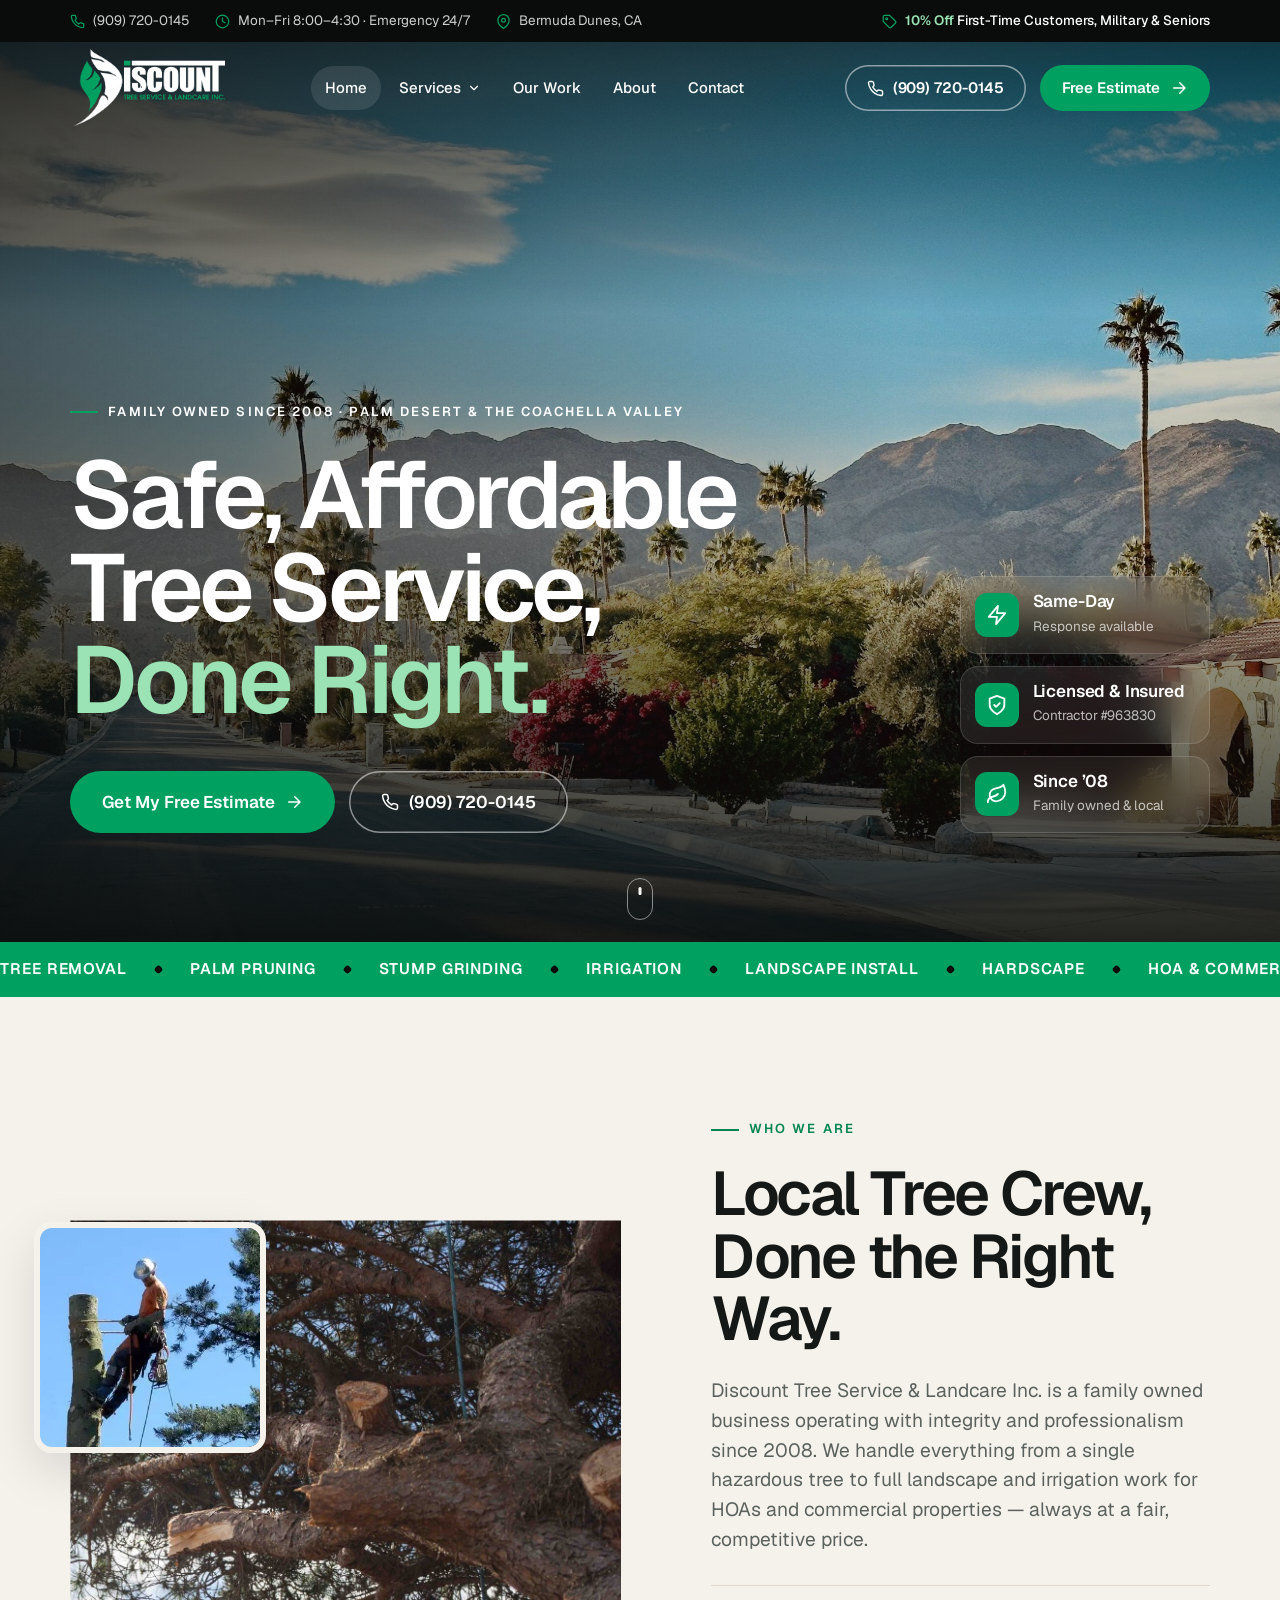
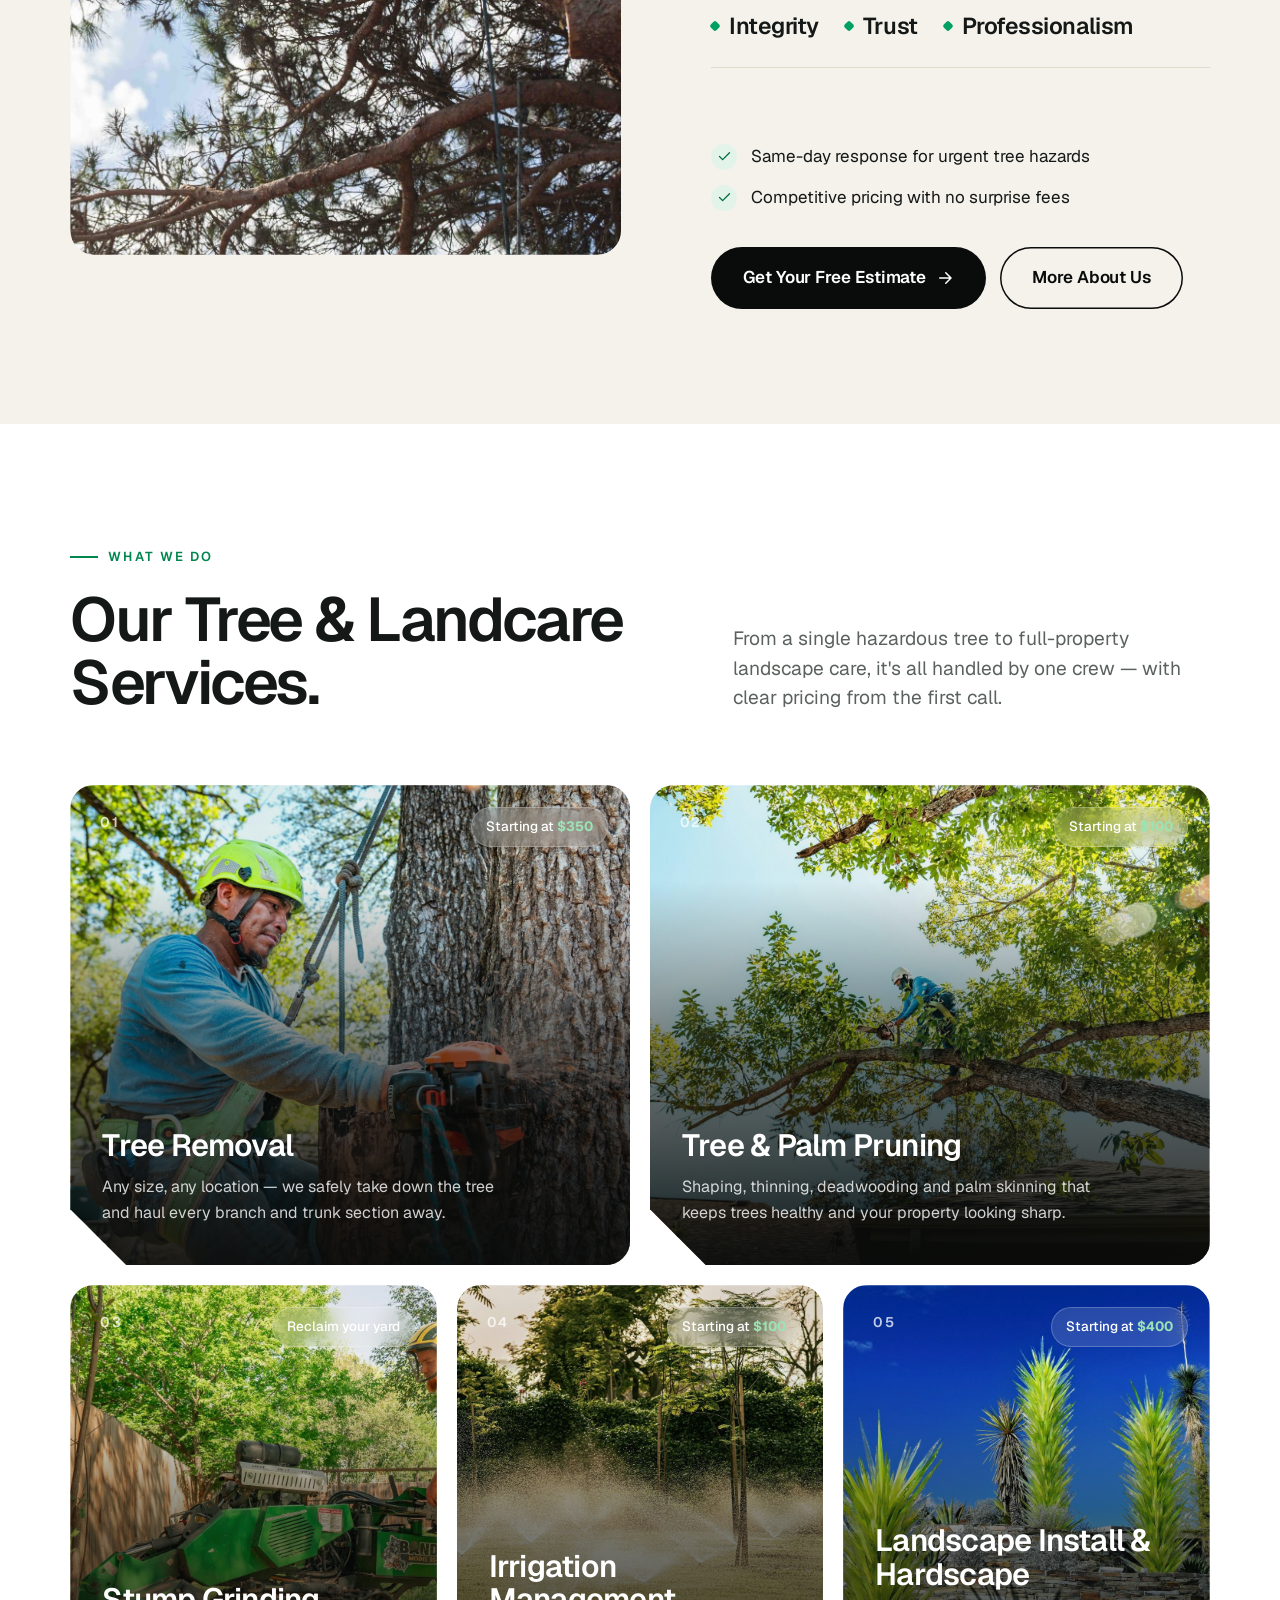
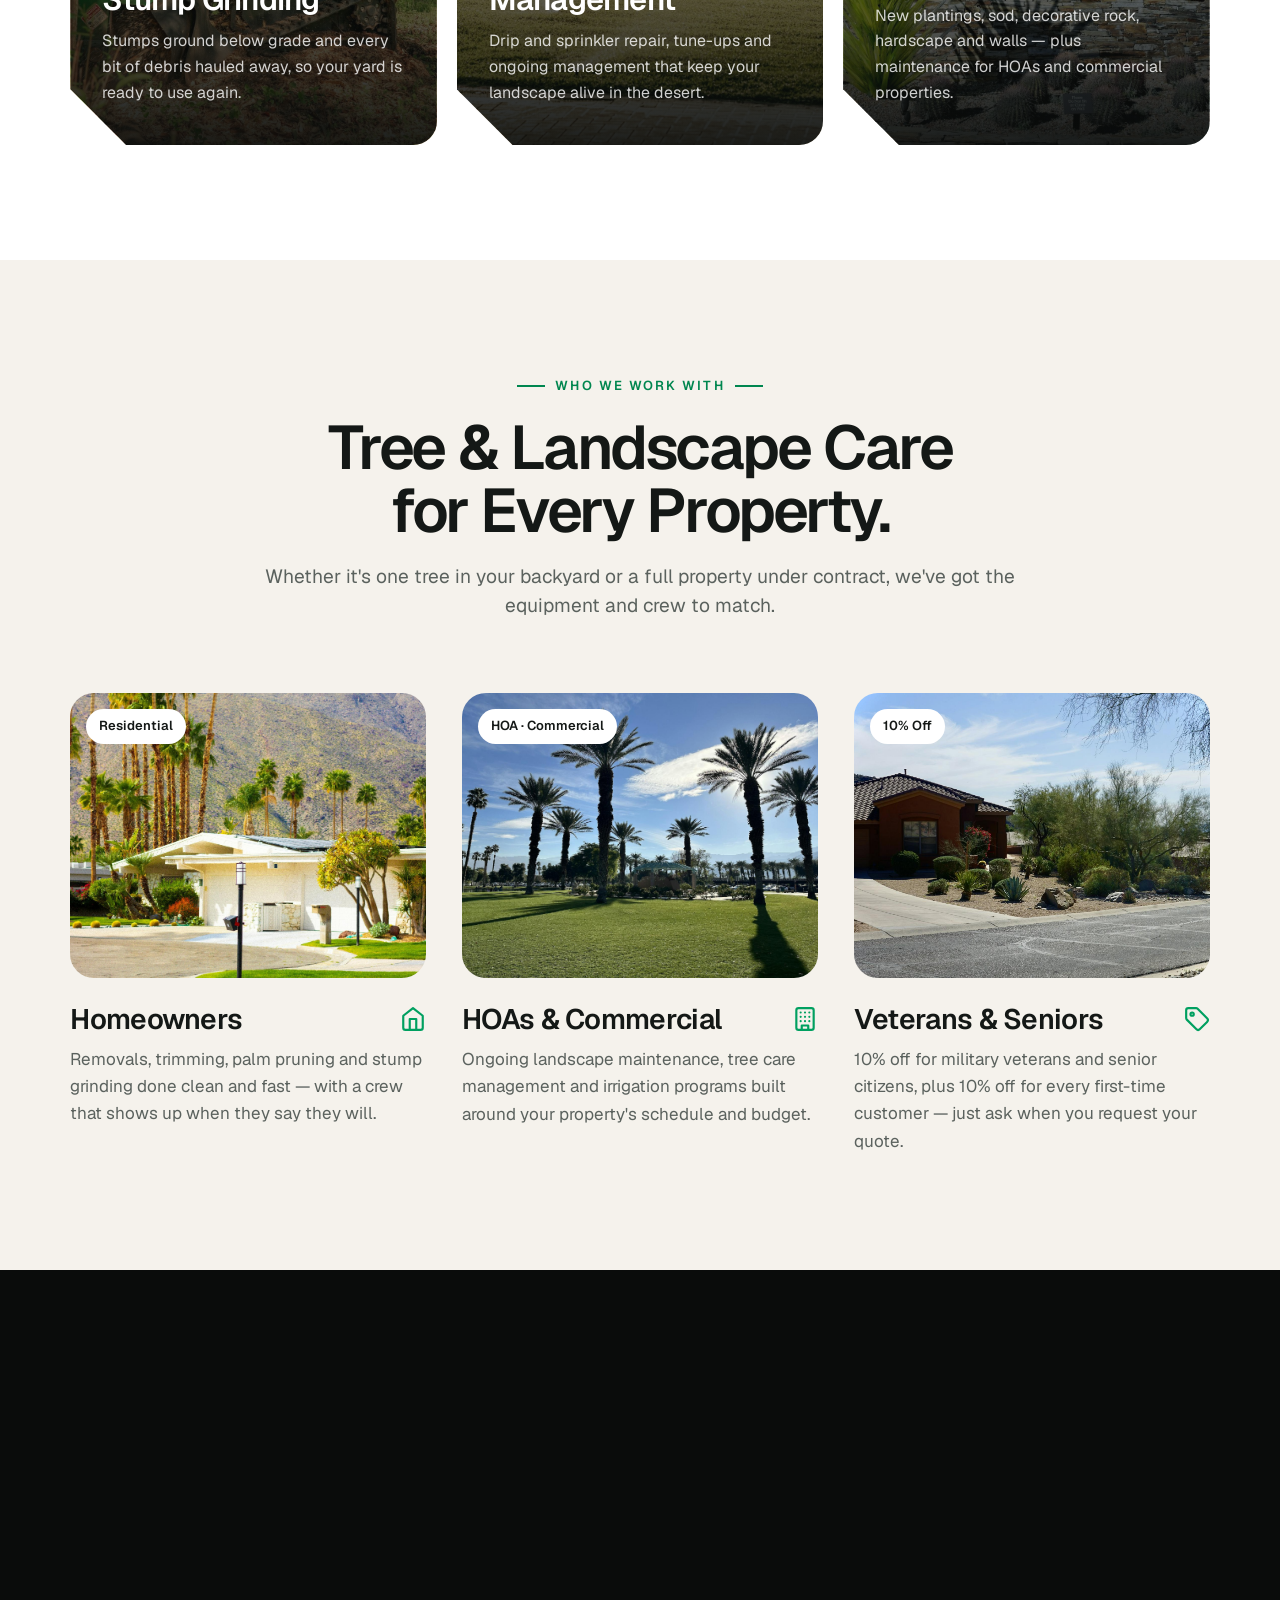
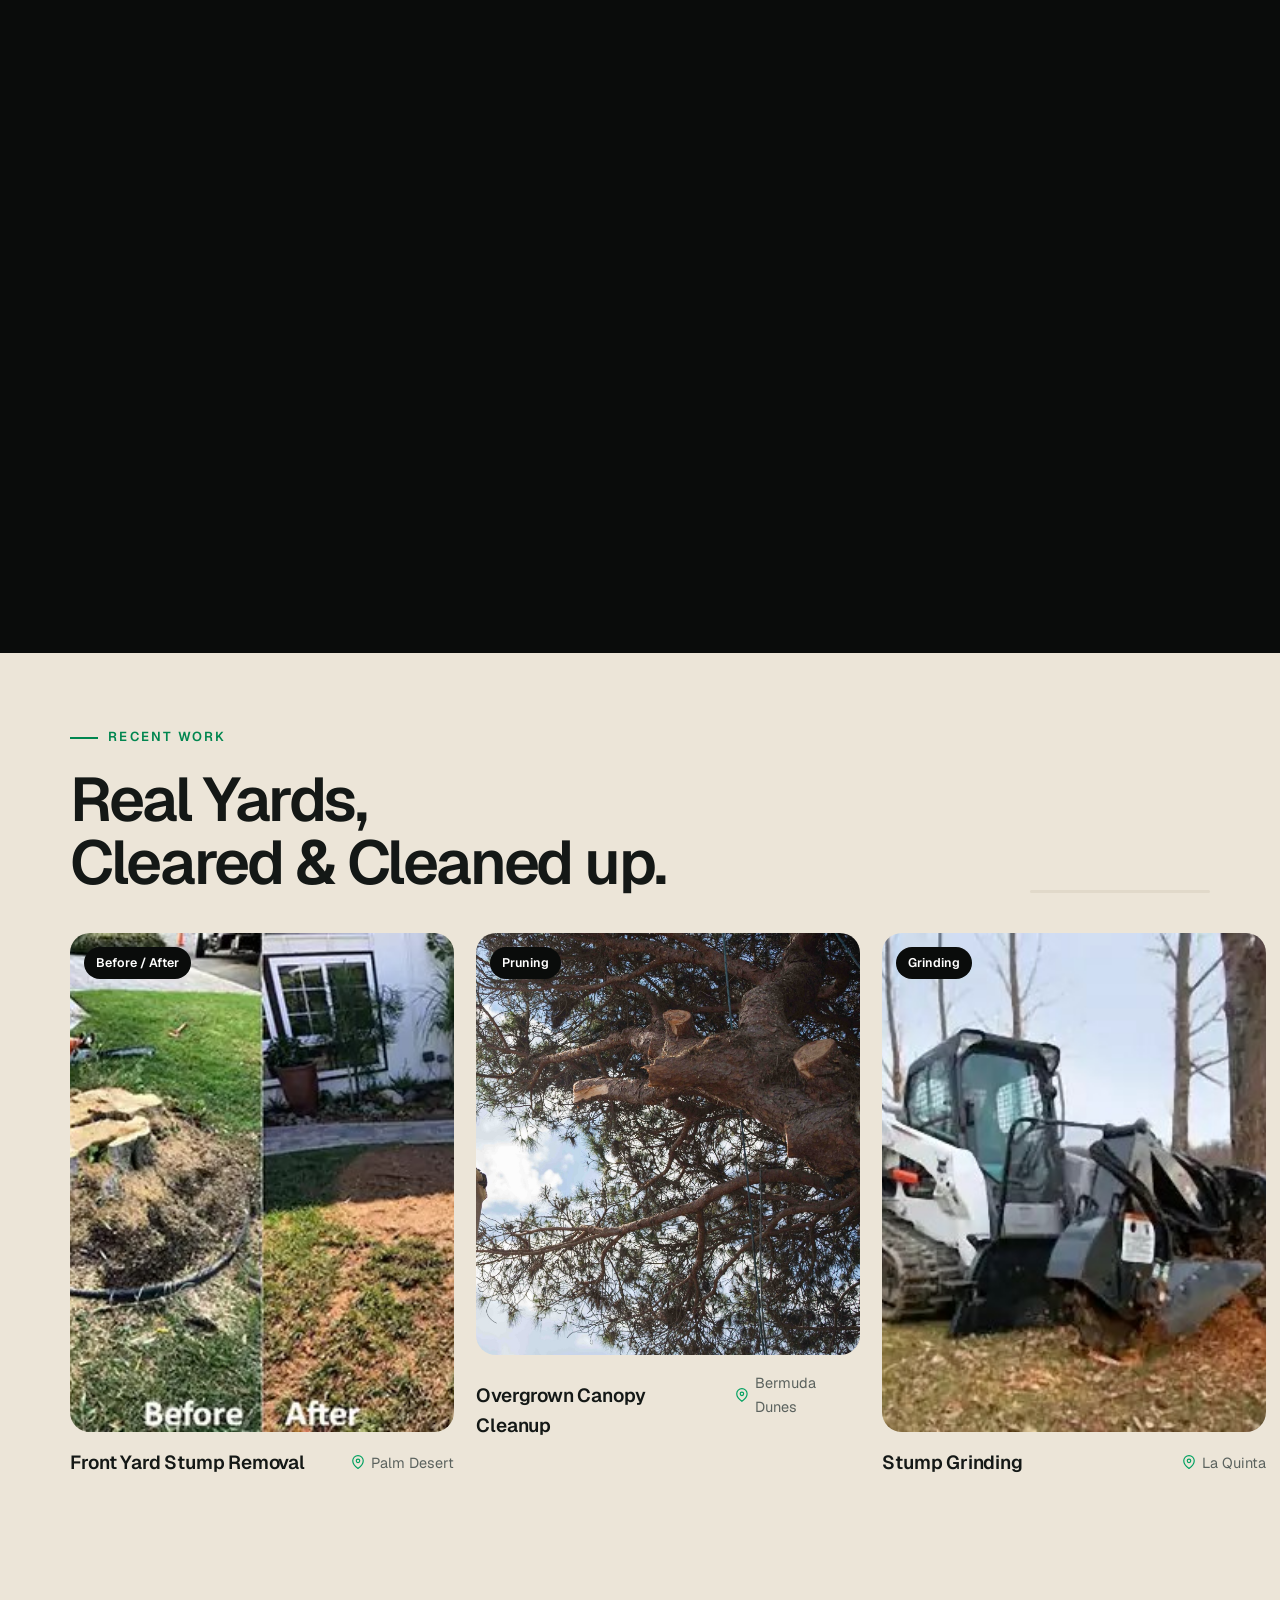
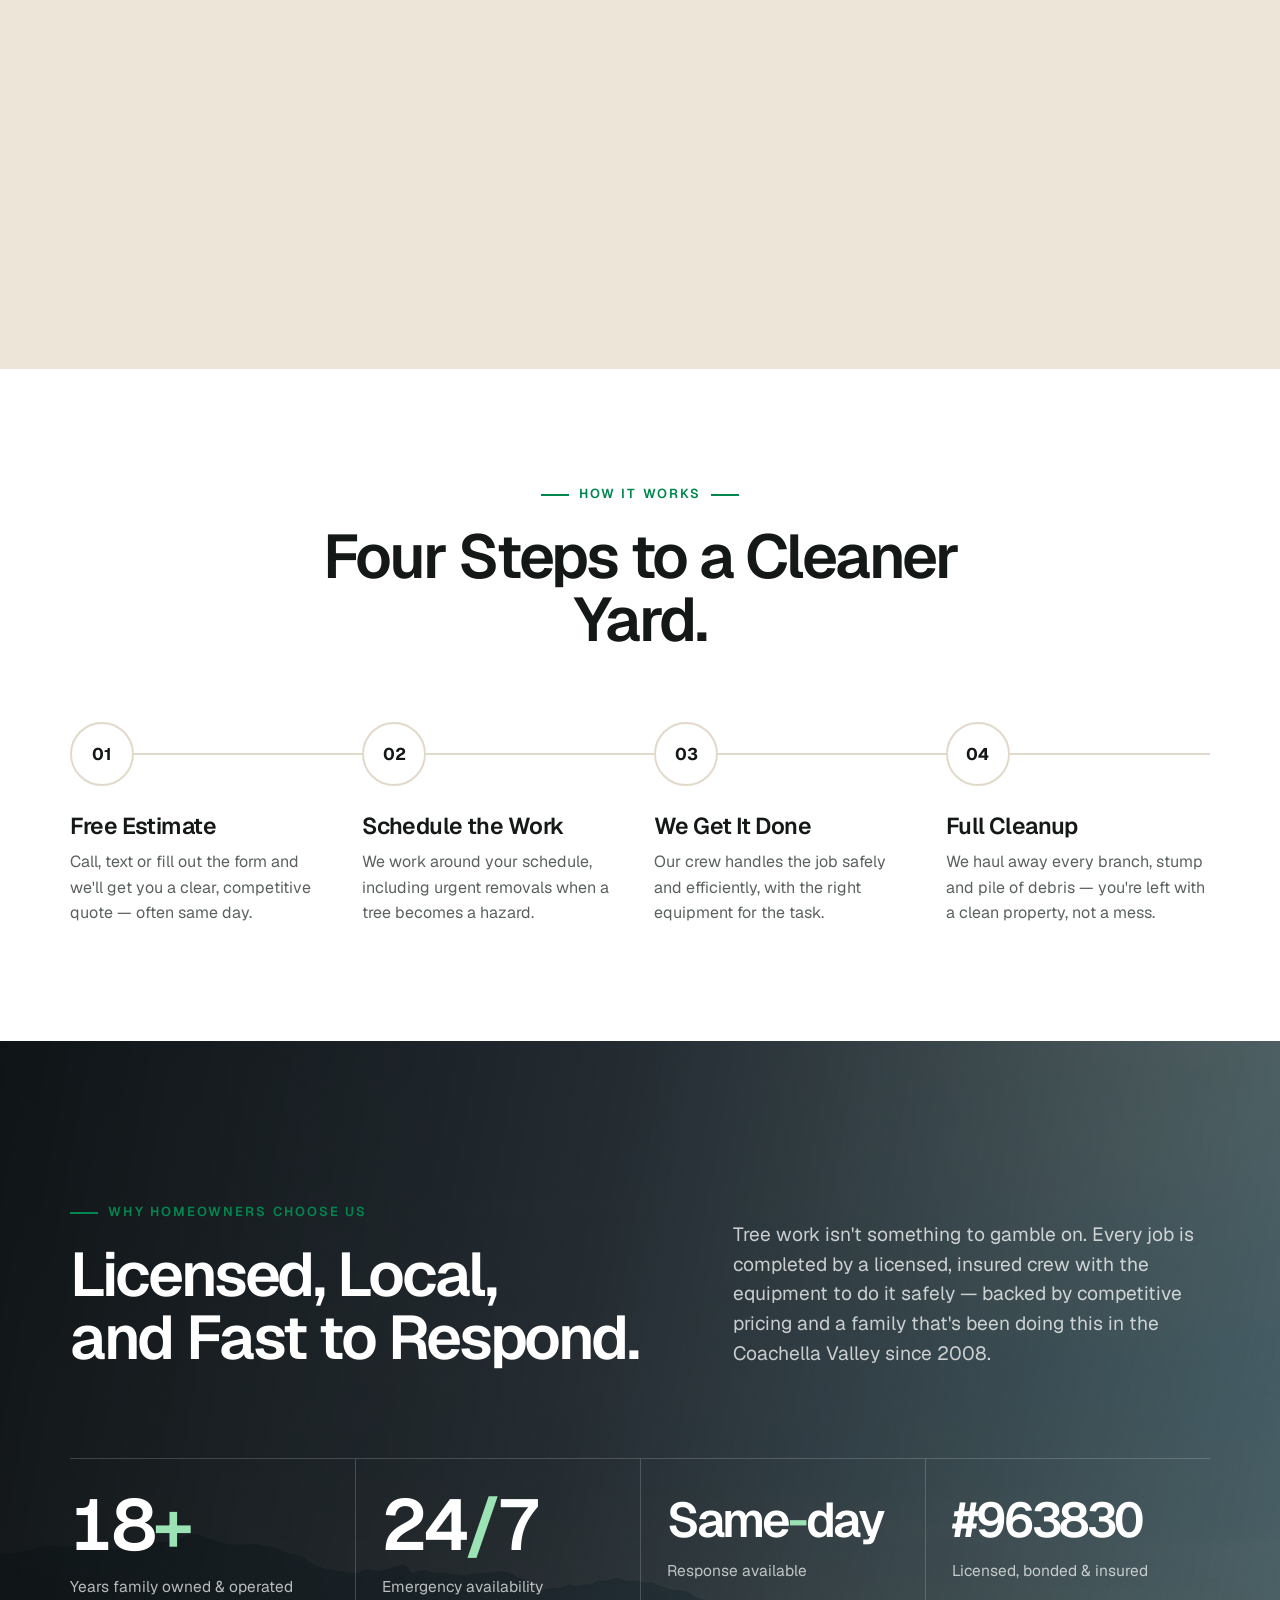
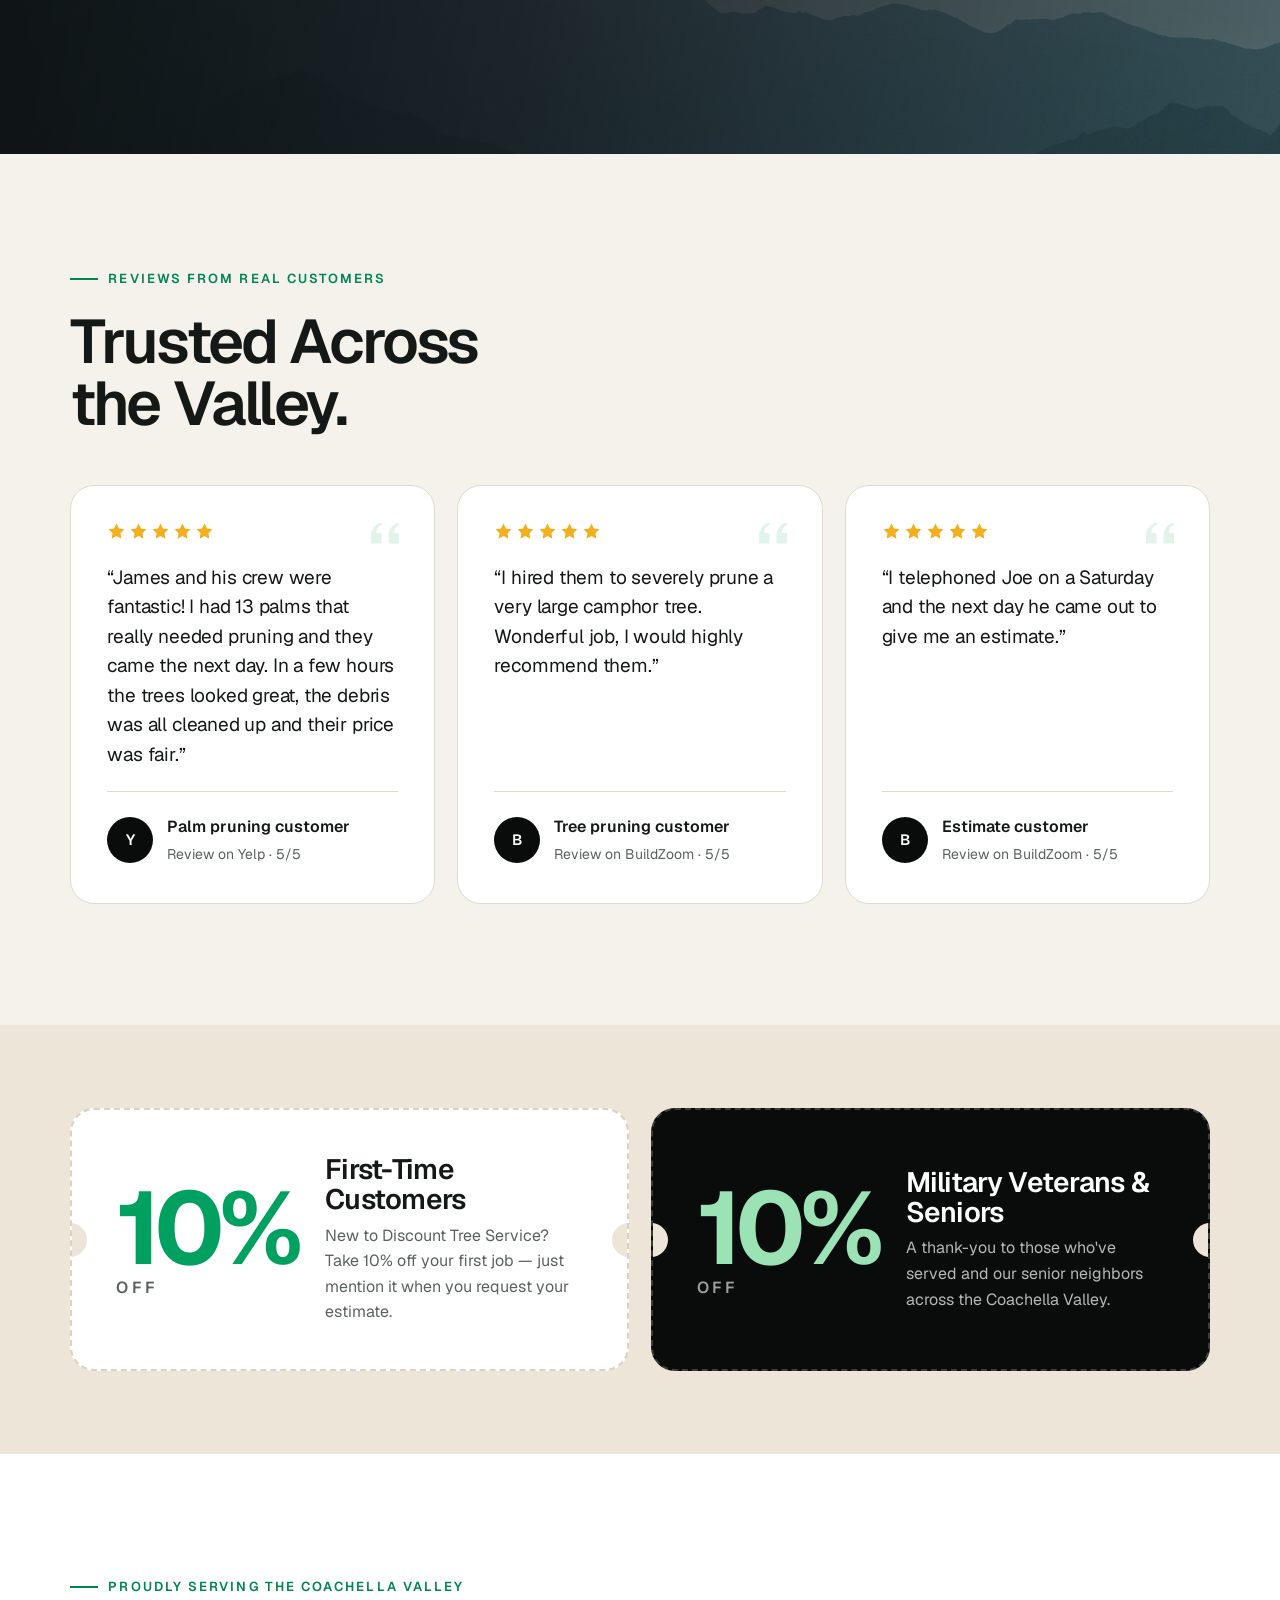
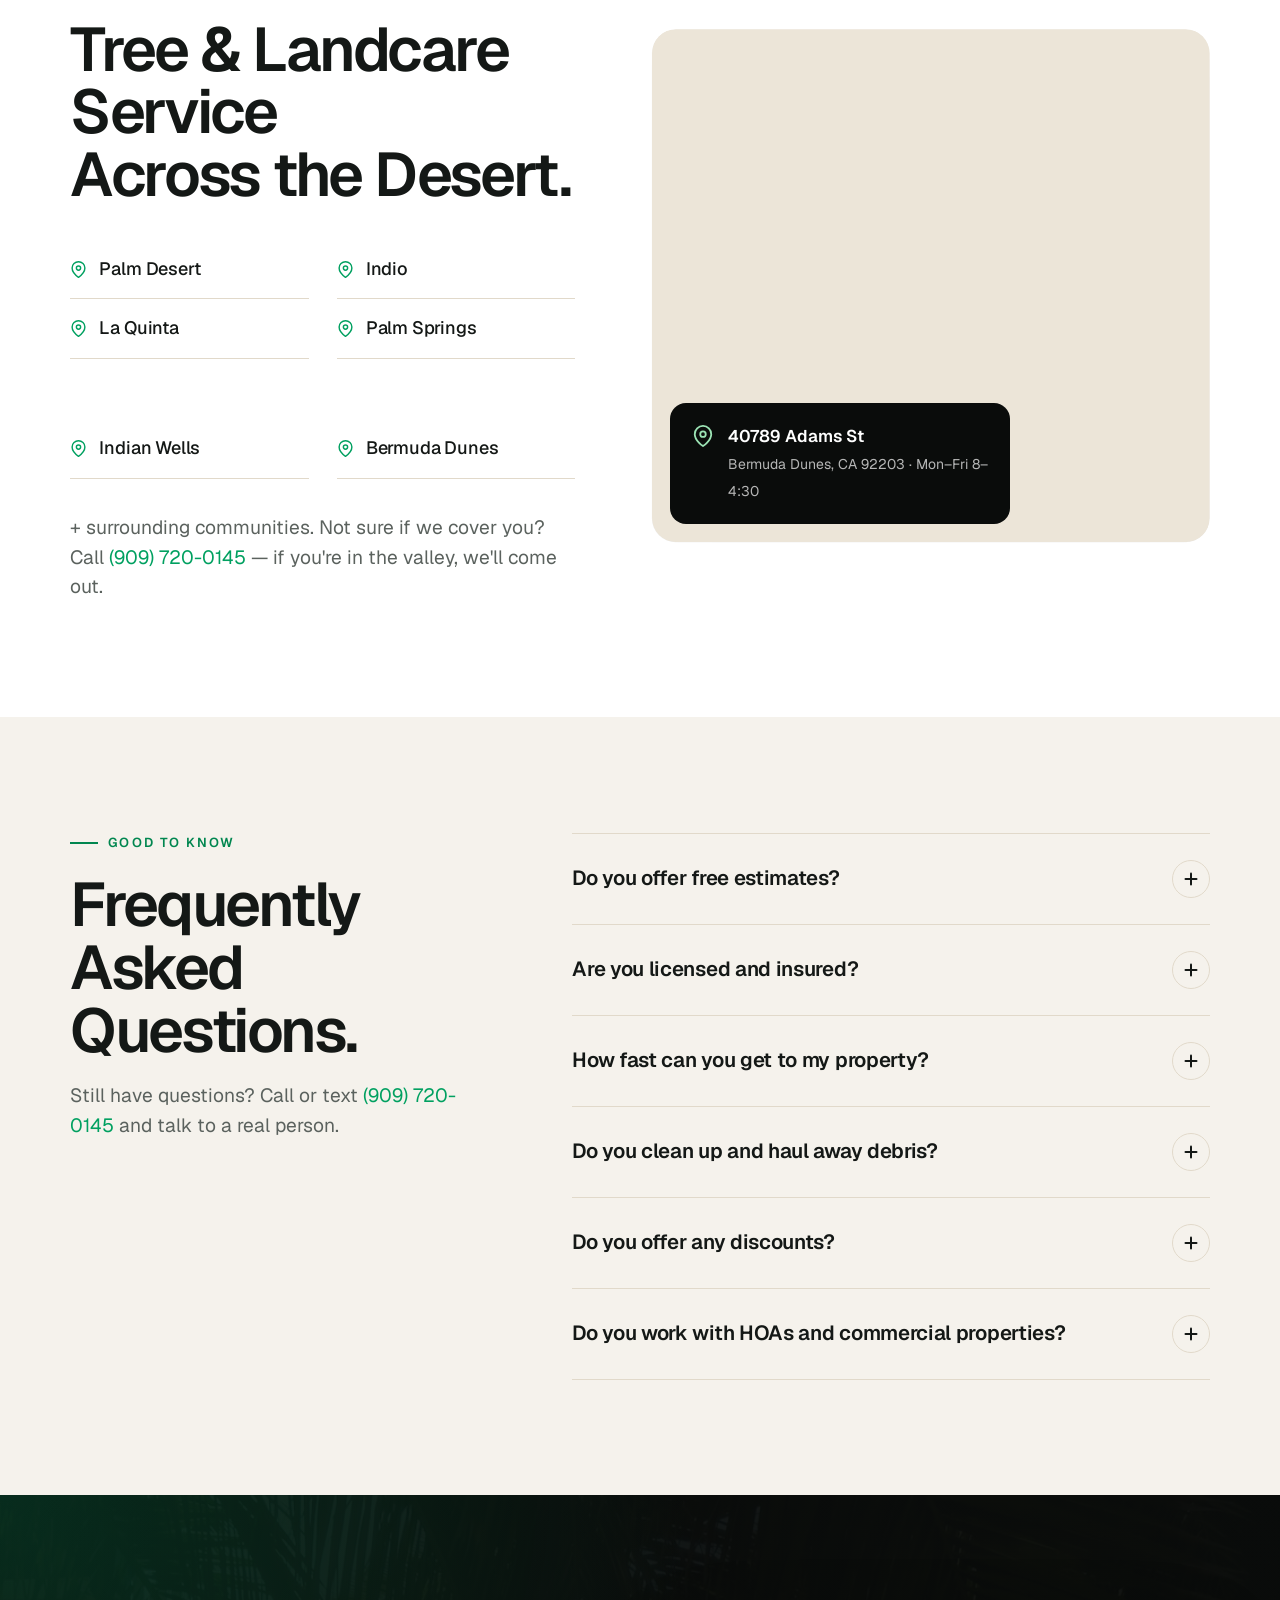
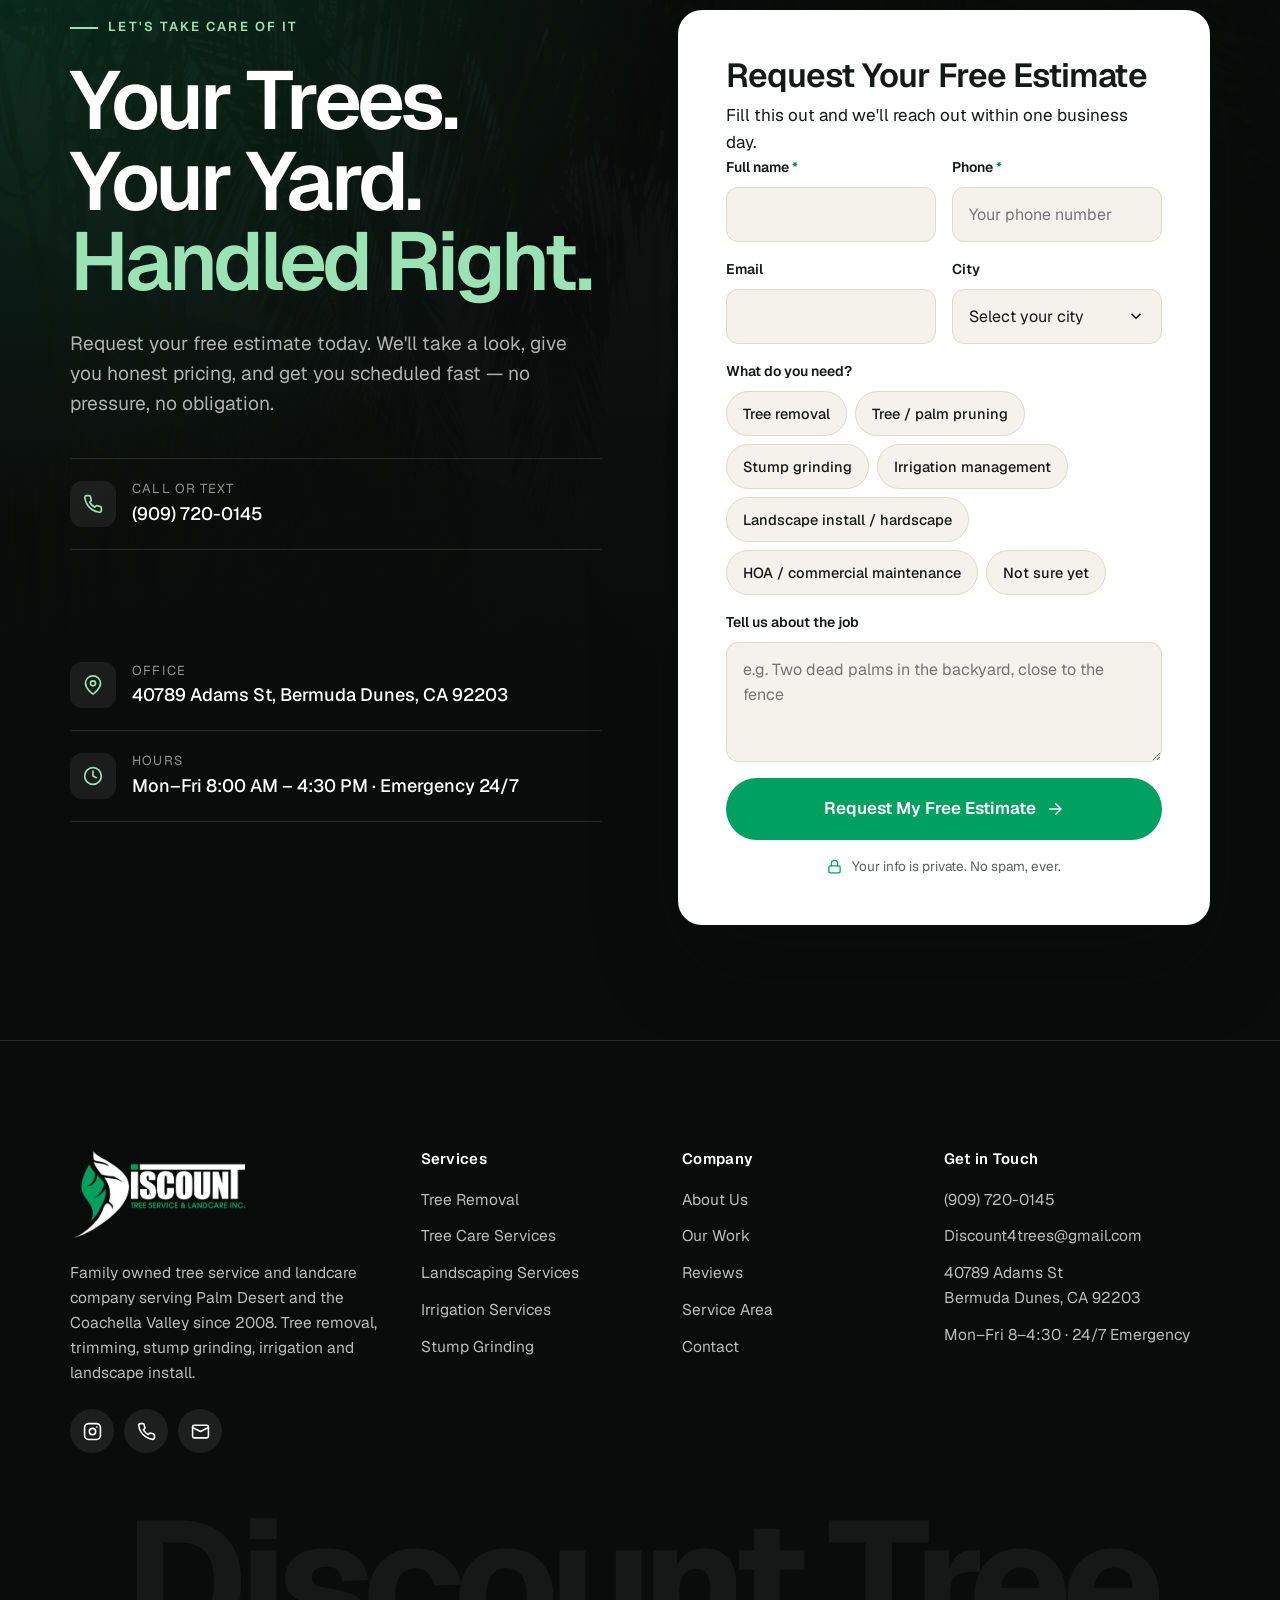
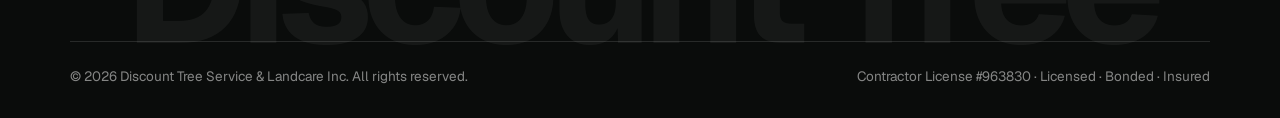
<file: index.html>
<!DOCTYPE html>
<html lang="en">
<head>
<meta charset="UTF-8">
<meta name="viewport" content="width=device-width, initial-scale=1.0">
<title>Discount Tree Service & Landcare — Tree Removal, Trimming & Landscaping in Palm Desert & the Coachella Valley</title>
<meta name="description" content="Family owned since 2008. Tree removal, tree &amp; palm pruning, stump grinding, irrigation and landscape install across Palm Desert, Indio, La Quinta &amp; the Coachella Valley. Licensed &amp; insured. Same-day response. Free estimates.">
<meta name="theme-color" content="#0A0C0B">
<link rel="canonical" href="https://www.discountlandcareinc.com/">
<meta property="og:type" content="website">
<meta property="og:title" content="Discount Tree Service & Landcare — Tree Removal, Trimming & Landscaping in Palm Desert & the Coachella Valley">
<meta property="og:description" content="Family owned since 2008. Tree removal, tree &amp; palm pruning, stump grinding, irrigation and landscape install across Palm Desert, Indio, La Quinta &amp; the Coachella Valley. Licensed &amp; insured. Same-day response. Free estimates.">
<meta property="og:image" content="assets/content/image/stock/palm-desert-street.jpg">
<link rel="icon" type="image/png" href="assets/logos/favicon.png">
<link rel="preload" href="assets/fonts/Geist/Geist-SemiBold.ttf" as="font" type="font/ttf" crossorigin>
<link rel="stylesheet" href="css/styles.css">
<script type="application/ld+json">{"@context": "https://schema.org", "@type": "LandscapingBusiness", "name": "Discount Tree Service & Landcare Inc.", "url": "https://www.discountlandcareinc.com/", "telephone": "+1-909-720-0145", "email": "Discount4trees@gmail.com", "foundingDate": "2008", "image": "https://www.discountlandcareinc.com/assets/content/image/stock/palm-desert-street.jpg", "address": {"@type": "PostalAddress", "streetAddress": "40789 Adams St", "addressLocality": "Bermuda Dunes", "addressRegion": "CA", "postalCode": "92203", "addressCountry": "US"}, "areaServed": ["Palm Desert", "Indio", "La Quinta", "Palm Springs", "Rancho Mirage", "Cathedral City", "Indian Wells", "Bermuda Dunes"], "openingHoursSpecification": [{"@type": "OpeningHoursSpecification", "dayOfWeek": ["Monday", "Tuesday", "Wednesday", "Thursday", "Friday"], "opens": "08:00", "closes": "16:30"}], "sameAs": ["https://instagram.com/discounttreeserviceinc"], "priceRange": "$$"}</script>
</head>
<body>

<!-- UTILITY BAR -->
<div class="utility">
  <div class="wrap">
    <div class="u-left">
      <span class="u-item"><svg viewBox="0 0 24 24" fill="none" stroke="currentColor" stroke-width="2" stroke-linecap="round" stroke-linejoin="round" aria-hidden="true"><path d="M22 16.92v3a2 2 0 0 1-2.18 2 19.79 19.79 0 0 1-8.63-3.07 19.5 19.5 0 0 1-6-6 19.79 19.79 0 0 1-3.07-8.67A2 2 0 0 1 4.11 2h3a2 2 0 0 1 2 1.72c.13.96.36 1.9.7 2.81a2 2 0 0 1-.45 2.11L8.09 9.91a16 16 0 0 0 6 6l1.27-1.27a2 2 0 0 1 2.11-.45c.9.34 1.85.57 2.81.7A2 2 0 0 1 22 16.92z"/></svg><a href="tel:+19097200145">(909) 720-0145</a></span>
      <span class="u-item hide-sm"><svg viewBox="0 0 24 24" fill="none" stroke="currentColor" stroke-width="2" stroke-linecap="round" stroke-linejoin="round" aria-hidden="true"><circle cx="12" cy="12" r="10"/><path d="M12 6v6l4 2"/></svg>Mon–Fri 8:00–4:30 · Emergency 24/7</span>
      <span class="u-item hide-sm"><svg viewBox="0 0 24 24" fill="none" stroke="currentColor" stroke-width="2" stroke-linecap="round" stroke-linejoin="round" aria-hidden="true"><path d="M21 10c0 7-9 13-9 13s-9-6-9-13a9 9 0 0 1 18 0z"/><circle cx="12" cy="10" r="3"/></svg>Bermuda Dunes, CA</span>
    </div>
    <div class="u-offer"><svg viewBox="0 0 24 24" fill="none" stroke="currentColor" stroke-width="2" stroke-linecap="round" stroke-linejoin="round" aria-hidden="true"><path d="M12.59 2.59A2 2 0 0 0 11.17 2H4a2 2 0 0 0-2 2v7.17a2 2 0 0 0 .59 1.42l8.7 8.7a2.43 2.43 0 0 0 3.42 0l6.58-6.58a2.43 2.43 0 0 0 0-3.42z"/><circle cx="7.5" cy="7.5" r="1.5"/></svg><span><b>10% Off</b> First-Time Customers, Military &amp; Seniors</span></div>
  </div>
</div>

<!-- HEADER -->
<header class="site-header over-hero" id="top">
  <div class="wrap">
    <a class="logo" href="/" aria-label="Discount Tree Service &amp; Landcare — home"><img src="assets/logos/DiscountTree_3.png" alt="Discount Tree Service &amp; Landcare Inc." width="826" height="416"></a>
    <nav class="main-nav" aria-label="Main">
      <a href="/" class="active">Home</a>
      <div class="has-drop">
        <button type="button" aria-haspopup="true">Services <svg class="caret" viewBox="0 0 24 24" fill="none" stroke="currentColor" stroke-width="2" stroke-linecap="round" stroke-linejoin="round" aria-hidden="true"><path d="m6 9 6 6 6-6"/></svg></button>
        <div class="drop"><a href="tree-removal.html"><span class="d-ico"><svg viewBox="0 0 24 24" fill="none" stroke="currentColor" stroke-width="2" stroke-linecap="round" stroke-linejoin="round" aria-hidden="true"><path d="m14 12-8.5 8.5a2.12 2.12 0 1 1-3-3L11 9"/><path d="M15 13 9 7l4-4 6 6h3a8 8 0 0 1-7 7z"/></svg></span><b>Tree Removal</b><small>Any size, full cleanup</small></a><a href="tree-care-services.html"><span class="d-ico"><svg viewBox="0 0 24 24" fill="none" stroke="currentColor" stroke-width="2" stroke-linecap="round" stroke-linejoin="round" aria-hidden="true"><circle cx="6" cy="6" r="3"/><circle cx="6" cy="18" r="3"/><path d="M20 4 8.12 15.88M14.47 14.48 20 20M8.12 8.12 12 12"/></svg></span><b>Tree Care Services</b><small>Tree & palm pruning</small></a><a href="landscaping-services.html"><span class="d-ico"><svg viewBox="0 0 24 24" fill="none" stroke="currentColor" stroke-width="2" stroke-linecap="round" stroke-linejoin="round" aria-hidden="true"><path d="M2 22 7 17M16.5 3.5a2.12 2.12 0 0 1 3 3L13 13l-3-3z"/><path d="m9.5 13.5-3 3a2 2 0 0 0 0 2.83l.17.17a2 2 0 0 0 2.83 0l3-3"/></svg></span><b>Landscaping Services</b><small>Install, hardscape & HOA</small></a><a href="irrigation-services.html"><span class="d-ico"><svg viewBox="0 0 24 24" fill="none" stroke="currentColor" stroke-width="2" stroke-linecap="round" stroke-linejoin="round" aria-hidden="true"><path d="M12 22a7 7 0 0 0 7-7c0-2-1-3.9-3-5.5s-3.5-4-4-6.5c-.5 2.5-2 4.9-4 6.5C6 11.1 5 13 5 15a7 7 0 0 0 7 7z"/></svg></span><b>Irrigation Services</b><small>Drip, sprinkler & management</small></a></div>
      </div>
      <a href="/#work">Our Work</a>
      <a href="about.html">About</a>
      <a href="#estimate">Contact</a>
    </nav>
    <div class="header-cta">
      <a class="btn btn-ghost header-phone-btn" href="tel:+19097200145" aria-label="Call (909) 720-0145"><svg viewBox="0 0 24 24" fill="none" stroke="currentColor" stroke-width="2" stroke-linecap="round" stroke-linejoin="round" aria-hidden="true"><path d="M22 16.92v3a2 2 0 0 1-2.18 2 19.79 19.79 0 0 1-8.63-3.07 19.5 19.5 0 0 1-6-6 19.79 19.79 0 0 1-3.07-8.67A2 2 0 0 1 4.11 2h3a2 2 0 0 1 2 1.72c.13.96.36 1.9.7 2.81a2 2 0 0 1-.45 2.11L8.09 9.91a16 16 0 0 0 6 6l1.27-1.27a2 2 0 0 1 2.11-.45c.9.34 1.85.57 2.81.7A2 2 0 0 1 22 16.92z"/></svg><span class="ph-num">(909) 720-0145</span></a>
      <a class="btn" href="#estimate">Free Estimate <svg class="arrow" viewBox="0 0 24 24" fill="none" stroke="currentColor" stroke-width="2" stroke-linecap="round" stroke-linejoin="round" aria-hidden="true"><path d="M5 12h14M13 5l7 7-7 7"/></svg></a>
      <button class="nav-toggle" type="button" aria-label="Open menu" aria-expanded="false"><span></span></button>
    </div>
  </div>
</header>

<div class="mobile-menu" aria-label="Mobile menu">
  <nav>
    <a href="/">Home <svg viewBox="0 0 24 24" fill="none" stroke="currentColor" stroke-width="2" stroke-linecap="round" stroke-linejoin="round" aria-hidden="true"><path d="M5 12h14M13 5l7 7-7 7"/></svg></a>
    <a class="sub" href="tree-removal.html">Tree Removal</a><a class="sub" href="tree-care-services.html">Tree Care Services</a><a class="sub" href="landscaping-services.html">Landscaping Services</a><a class="sub" href="irrigation-services.html">Irrigation Services</a>
    <a href="/#work">Our Work <svg viewBox="0 0 24 24" fill="none" stroke="currentColor" stroke-width="2" stroke-linecap="round" stroke-linejoin="round" aria-hidden="true"><path d="M5 12h14M13 5l7 7-7 7"/></svg></a>
    <a href="about.html">About <svg viewBox="0 0 24 24" fill="none" stroke="currentColor" stroke-width="2" stroke-linecap="round" stroke-linejoin="round" aria-hidden="true"><path d="M5 12h14M13 5l7 7-7 7"/></svg></a>
    <a href="#estimate">Contact <svg viewBox="0 0 24 24" fill="none" stroke="currentColor" stroke-width="2" stroke-linecap="round" stroke-linejoin="round" aria-hidden="true"><path d="M5 12h14M13 5l7 7-7 7"/></svg></a>
  </nav>
  <div class="mm-foot">
    <a class="btn btn-lg btn-block" href="tel:+19097200145"><svg viewBox="0 0 24 24" fill="none" stroke="currentColor" stroke-width="2" stroke-linecap="round" stroke-linejoin="round" aria-hidden="true"><path d="M22 16.92v3a2 2 0 0 1-2.18 2 19.79 19.79 0 0 1-8.63-3.07 19.5 19.5 0 0 1-6-6 19.79 19.79 0 0 1-3.07-8.67A2 2 0 0 1 4.11 2h3a2 2 0 0 1 2 1.72c.13.96.36 1.9.7 2.81a2 2 0 0 1-.45 2.11L8.09 9.91a16 16 0 0 0 6 6l1.27-1.27a2 2 0 0 1 2.11-.45c.9.34 1.85.57 2.81.7A2 2 0 0 1 22 16.92z"/></svg> Call (909) 720-0145</a>
    <a class="btn btn-lg btn-block btn-ghost" href="#estimate">Get a Free Estimate</a>
    <p>Mon–Fri 8:00 AM – 4:30 PM · 24/7 emergency service · Lic. #963830</p>
  </div>
</div>

<main>
<!-- HERO -->
<section class="hero">
  <div class="hero-media"><img src="assets/content/image/stock/palm-desert-street.jpg" alt="Palm-lined street with the Santa Rosa Mountains in the Coachella Valley" data-parallax=".18" fetchpriority="high"></div>
  <div class="wrap">
    <div class="hero-inner">
      <div class="hero-copy">
        <span class="eyebrow" data-reveal>Family Owned Since 2008 · Palm Desert &amp; the Coachella Valley</span>
        <h1 class="display" data-split>Safe, Affordable<br>Tree Service,<br><span class="accent">Done Right.</span></h1>
        <div class="hero-actions" data-reveal style="--d:.35s">
          <a class="btn btn-lg" href="#estimate">Get My Free Estimate <svg class="arrow" viewBox="0 0 24 24" fill="none" stroke="currentColor" stroke-width="2" stroke-linecap="round" stroke-linejoin="round" aria-hidden="true"><path d="M5 12h14M13 5l7 7-7 7"/></svg></a>
          <a class="btn btn-lg btn-ghost" href="tel:+19097200145"><svg viewBox="0 0 24 24" fill="none" stroke="currentColor" stroke-width="2" stroke-linecap="round" stroke-linejoin="round" aria-hidden="true"><path d="M22 16.92v3a2 2 0 0 1-2.18 2 19.79 19.79 0 0 1-8.63-3.07 19.5 19.5 0 0 1-6-6 19.79 19.79 0 0 1-3.07-8.67A2 2 0 0 1 4.11 2h3a2 2 0 0 1 2 1.72c.13.96.36 1.9.7 2.81a2 2 0 0 1-.45 2.11L8.09 9.91a16 16 0 0 0 6 6l1.27-1.27a2 2 0 0 1 2.11-.45c.9.34 1.85.57 2.81.7A2 2 0 0 1 22 16.92z"/></svg> (909) 720-0145</a>
        </div>
      </div>
      <div class="hero-badges" data-stagger=".1">
        <div class="badge-glass" data-reveal="right" style="--d:.5s"><span class="b-ico"><svg viewBox="0 0 24 24" fill="none" stroke="currentColor" stroke-width="2" stroke-linecap="round" stroke-linejoin="round" aria-hidden="true"><path d="M13 2 3 14h9l-1 8 10-12h-9l1-8z"/></svg></span><div><b>Same-Day</b><small>Response available</small></div></div>
        <div class="badge-glass" data-reveal="right" style="--d:.6s"><span class="b-ico"><svg viewBox="0 0 24 24" fill="none" stroke="currentColor" stroke-width="2" stroke-linecap="round" stroke-linejoin="round" aria-hidden="true"><path d="M12 22s8-4 8-10V5l-8-3-8 3v7c0 6 8 10 8 10z"/><path d="m9 12 2 2 4-4"/></svg></span><div><b>Licensed &amp; Insured</b><small>Contractor #963830</small></div></div>
        <div class="badge-glass" data-reveal="right" style="--d:.7s"><span class="b-ico"><svg viewBox="0 0 24 24" fill="none" stroke="currentColor" stroke-width="2" stroke-linecap="round" stroke-linejoin="round" aria-hidden="true"><path d="M11 20A7 7 0 0 1 9.8 6.1C15.5 5 17 4.48 19 2c1 2 2 4.18 2 8 0 5.5-4.78 10-10 10Z"/><path d="M2 21c0-3 1.85-5.36 5.08-6C9.5 14.52 12 13 13 12"/></svg></span><div><b>Since ’08</b><small>Family owned &amp; local</small></div></div>
      </div>
    </div>
  </div>
  <span class="hero-scroll" aria-hidden="true"></span>
</section>

<div class="marquee" aria-hidden="true">
  <div class="marquee-track"><div class="marquee-group"><span>Tree Removal</span><i></i><span>Palm Pruning</span><i></i><span>Stump Grinding</span><i></i><span>Irrigation</span><i></i><span>Landscape Install</span><i></i><span>Hardscape</span><i></i><span>HOA &amp; Commercial</span><i></i><span>24/7 Emergency</span><i></i></div><div class="marquee-group"><span>Tree Removal</span><i></i><span>Palm Pruning</span><i></i><span>Stump Grinding</span><i></i><span>Irrigation</span><i></i><span>Landscape Install</span><i></i><span>Hardscape</span><i></i><span>HOA &amp; Commercial</span><i></i><span>24/7 Emergency</span><i></i></div></div>
</div>

<!-- ABOUT / INTRO -->
<section class="section" id="about">
  <div class="wrap intro-grid">
    <div class="intro-media">
      <div class="frame" data-reveal="clip"><img src="assets/content/image/jobs/pruned-pine-canopy.jpg" alt="Pine tree freshly pruned by the Discount Tree Service crew" data-parallax=".08" loading="lazy"></div>
      <div class="inset" data-reveal="scale" style="--d:.3s"><img src="assets/content/image/jobs/climber-topping.jpg" alt="Discount Tree Service climber working on a tree" loading="lazy"></div>
    </div>
    <div class="intro-copy">
      <span class="eyebrow" data-reveal>Who We Are</span>
      <h2 class="h2" data-reveal>Local Tree Crew,<br>Done the Right Way.</h2>
      <p class="lead" data-reveal>Discount Tree Service &amp; Landcare Inc. is a family owned business operating with integrity and professionalism since 2008. We handle everything from a single hazardous tree to full landscape and irrigation work for HOAs and commercial properties — always at a fair, competitive price.</p>
      <div class="values" data-reveal><span>Integrity</span><span>Trust</span><span>Professionalism</span></div>
      <ul class="checklist" data-stagger=".08">
        <li data-reveal><span class="ck"><svg viewBox="0 0 24 24" fill="none" stroke="currentColor" stroke-width="2" stroke-linecap="round" stroke-linejoin="round" aria-hidden="true"><path d="M20 6 9 17l-5-5"/></svg></span>Licensed, bonded and insured — every job, every time</li>
        <li data-reveal><span class="ck"><svg viewBox="0 0 24 24" fill="none" stroke="currentColor" stroke-width="2" stroke-linecap="round" stroke-linejoin="round" aria-hidden="true"><path d="M20 6 9 17l-5-5"/></svg></span>Same-day response for urgent tree hazards</li>
        <li data-reveal><span class="ck"><svg viewBox="0 0 24 24" fill="none" stroke="currentColor" stroke-width="2" stroke-linecap="round" stroke-linejoin="round" aria-hidden="true"><path d="M20 6 9 17l-5-5"/></svg></span>Competitive pricing with no surprise fees</li>
      </ul>
      <div class="hero-actions" data-reveal>
        <a class="btn btn-dark btn-lg" href="#estimate">Get Your Free Estimate <svg class="arrow" viewBox="0 0 24 24" fill="none" stroke="currentColor" stroke-width="2" stroke-linecap="round" stroke-linejoin="round" aria-hidden="true"><path d="M5 12h14M13 5l7 7-7 7"/></svg></a>
        <a class="btn btn-outline btn-lg" href="about.html">More About Us</a>
      </div>
    </div>
  </div>
</section>

<!-- SERVICES -->
<section class="section bg-paper" id="services">
  <div class="wrap">
    <div class="section-head split">
      <div>
        <span class="eyebrow" data-reveal>What We Do</span>
        <h2 class="h2" style="margin-top:20px" data-reveal>Our Tree &amp; Landcare Services.</h2>
      </div>
      <p class="lead" data-reveal>From a single hazardous tree to full-property landscape care, it's all handled by one crew — with clear pricing from the first call.</p>
    </div>
    <div class="svc-grid" data-stagger=".1">
      <article class="svc-card wide" data-reveal>
        <div class="svc-bg"><img src="assets/content/image/stock/arborist-chainsaw-trunk.jpg" alt="" loading="lazy"></div>
        <span class="num">01</span><span class="price">Starting at <b>$350</b></span>
        <h3>Tree Removal</h3>
        <p>Any size, any location — we safely take down the tree and haul every branch and trunk section away.</p>
        <div class="svc-more"><div><div class="tags"><span>Any size, any location</span><span>Full cleanup included</span><span>24/7 emergency</span></div><span class="go">Learn more <svg viewBox="0 0 24 24" fill="none" stroke="currentColor" stroke-width="2" stroke-linecap="round" stroke-linejoin="round" aria-hidden="true"><path d="M5 12h14M13 5l7 7-7 7"/></svg></span></div></div>
        <a class="cover" href="tree-removal.html" aria-label="Tree Removal"></a>
      </article>
      <article class="svc-card wide" data-reveal>
        <div class="svc-bg"><img src="assets/content/image/stock/arborist-canopy.jpg" alt="" loading="lazy"></div>
        <span class="num">02</span><span class="price">Starting at <b>$100</b></span>
        <h3>Tree &amp; Palm Pruning</h3>
        <p>Shaping, thinning, deadwooding and palm skinning that keeps trees healthy and your property looking sharp.</p>
        <div class="svc-more"><div><div class="tags"><span>Shaping &amp; deadwooding</span><span>Palm skinning</span></div><span class="go">Learn more <svg viewBox="0 0 24 24" fill="none" stroke="currentColor" stroke-width="2" stroke-linecap="round" stroke-linejoin="round" aria-hidden="true"><path d="M5 12h14M13 5l7 7-7 7"/></svg></span></div></div>
        <a class="cover" href="tree-care-services.html" aria-label="Tree &amp; Palm Pruning"></a>
      </article>
      <article class="svc-card" data-reveal>
        <div class="svc-bg"><img src="assets/content/image/stock/stump-grinder.jpg" alt="" loading="lazy"></div>
        <span class="num">03</span><span class="price">Reclaim your yard</span>
        <h3>Stump Grinding</h3>
        <p>Stumps ground below grade and every bit of debris hauled away, so your yard is ready to use again.</p>
        <div class="svc-more"><div><div class="tags"><span>Below grade grinding</span><span>Debris hauled away</span></div><span class="go">Learn more <svg viewBox="0 0 24 24" fill="none" stroke="currentColor" stroke-width="2" stroke-linecap="round" stroke-linejoin="round" aria-hidden="true"><path d="M5 12h14M13 5l7 7-7 7"/></svg></span></div></div>
        <a class="cover" href="tree-removal.html#details" aria-label="Stump Grinding"></a>
      </article>
      <article class="svc-card" data-reveal>
        <div class="svc-bg"><img src="assets/content/image/stock/sprinklers-lawn.jpg" alt="" loading="lazy"></div>
        <span class="num">04</span><span class="price">Starting at <b>$100</b></span>
        <h3>Irrigation Management</h3>
        <p>Drip and sprinkler repair, tune-ups and ongoing management that keep your landscape alive in the desert.</p>
        <div class="svc-more"><div><div class="tags"><span>Repairs &amp; tune-ups</span><span>Drip &amp; sprinkler</span></div><span class="go">Learn more <svg viewBox="0 0 24 24" fill="none" stroke="currentColor" stroke-width="2" stroke-linecap="round" stroke-linejoin="round" aria-hidden="true"><path d="M5 12h14M13 5l7 7-7 7"/></svg></span></div></div>
        <a class="cover" href="irrigation-services.html" aria-label="Irrigation Management"></a>
      </article>
      <article class="svc-card" data-reveal>
        <div class="svc-bg"><img src="assets/content/image/stock/desert-garden-hardscape.jpg" alt="" loading="lazy"></div>
        <span class="num">05</span><span class="price">Starting at <b>$400</b></span>
        <h3>Landscape Install &amp; Hardscape</h3>
        <p>New plantings, sod, decorative rock, hardscape and walls — plus maintenance for HOAs and commercial properties.</p>
        <div class="svc-more"><div><div class="tags"><span>New plantings &amp; sod</span><span>Hardscape &amp; walls</span><span>HOA contracts</span></div><span class="go">Learn more <svg viewBox="0 0 24 24" fill="none" stroke="currentColor" stroke-width="2" stroke-linecap="round" stroke-linejoin="round" aria-hidden="true"><path d="M5 12h14M13 5l7 7-7 7"/></svg></span></div></div>
        <a class="cover" href="landscaping-services.html" aria-label="Landscape Install &amp; Hardscape"></a>
      </article>
    </div>
  </div>
</section>

<!-- WHO WE WORK WITH -->
<section class="section">
  <div class="wrap">
    <div class="section-head center">
      <span class="eyebrow center" data-reveal>Who We Work With</span>
      <h2 class="h2" data-reveal>Tree &amp; Landscape Care<br>for Every Property.</h2>
      <p class="lead" data-reveal>Whether it's one tree in your backyard or a full property under contract, we've got the equipment and crew to match.</p>
    </div>
    <div class="aud-grid" data-stagger=".12">
      <article class="aud-card" data-reveal>
        <div class="aud-img"><span class="tag">Residential</span><img src="assets/content/image/stock/desert-home-palms.jpg" alt="Desert home with palm trees and mountain views" loading="lazy"></div>
        <h3>Homeowners <svg viewBox="0 0 24 24" fill="none" stroke="currentColor" stroke-width="2" stroke-linecap="round" stroke-linejoin="round" aria-hidden="true"><path d="m3 9 9-7 9 7v11a2 2 0 0 1-2 2H5a2 2 0 0 1-2-2z"/><path d="M9 22V12h6v10"/></svg></h3>
        <p>Removals, trimming, palm pruning and stump grinding done clean and fast — with a crew that shows up when they say they will.</p>
      </article>
      <article class="aud-card" data-reveal>
        <div class="aud-img"><span class="tag">HOA · Commercial</span><img src="assets/content/image/stock/palms-on-lawn.jpg" alt="Maintained HOA greenbelt with tall palms" loading="lazy"></div>
        <h3>HOAs &amp; Commercial <svg viewBox="0 0 24 24" fill="none" stroke="currentColor" stroke-width="2" stroke-linecap="round" stroke-linejoin="round" aria-hidden="true"><rect x="4" y="2" width="16" height="20" rx="2"/><path d="M9 22v-4h6v4M8 6h.01M16 6h.01M12 6h.01M12 10h.01M12 14h.01M16 10h.01M16 14h.01M8 10h.01M8 14h.01"/></svg></h3>
        <p>Ongoing landscape maintenance, tree care management and irrigation programs built around your property's schedule and budget.</p>
      </article>
      <article class="aud-card" data-reveal>
        <div class="aud-img"><span class="tag">10% Off</span><img src="assets/content/image/stock/desert-home-xeriscape.jpg" alt="Desert-landscaped front yard" loading="lazy"></div>
        <h3>Veterans &amp; Seniors <svg viewBox="0 0 24 24" fill="none" stroke="currentColor" stroke-width="2" stroke-linecap="round" stroke-linejoin="round" aria-hidden="true"><path d="M12.59 2.59A2 2 0 0 0 11.17 2H4a2 2 0 0 0-2 2v7.17a2 2 0 0 0 .59 1.42l8.7 8.7a2.43 2.43 0 0 0 3.42 0l6.58-6.58a2.43 2.43 0 0 0 0-3.42z"/><circle cx="7.5" cy="7.5" r="1.5"/></svg></h3>
        <p>10% off for military veterans and senior citizens, plus 10% off for every first-time customer — just ask when you request your quote.</p>
      </article>
    </div>
  </div>
</section>

<!-- DISCOUNT DIFFERENCE -->
<section class="section bg-dark">
  <div class="wrap">
    <div class="section-head split">
      <div>
        <span class="eyebrow" data-reveal>The Discount Difference</span>
        <h2 class="h2" style="margin-top:20px" data-reveal>Not Your Average<br>Tree Crew.</h2>
      </div>
      <p class="lead" data-reveal>Same trees, same yards — a completely different experience. Here's what changes when you hire a crew that actually answers the phone.</p>
    </div>
    <div class="compare" data-stagger=".15">
      <div class="cmp-col theirs" data-reveal="left">
        <div class="cmp-label">The Typical Tree Company</div>
        <h3>Vague Quotes &amp; No-Shows</h3>
        <ul><li><span class="ic"><svg viewBox="0 0 24 24" fill="none" stroke="currentColor" stroke-width="2" stroke-linecap="round" stroke-linejoin="round" aria-hidden="true"><path d="M18 6 6 18M6 6l12 12"/></svg></span>Vague quotes &amp; no-shows</li><li><span class="ic"><svg viewBox="0 0 24 24" fill="none" stroke="currentColor" stroke-width="2" stroke-linecap="round" stroke-linejoin="round" aria-hidden="true"><path d="M18 6 6 18M6 6l12 12"/></svg></span>Hard to reach once you've booked</li><li><span class="ic"><svg viewBox="0 0 24 24" fill="none" stroke="currentColor" stroke-width="2" stroke-linecap="round" stroke-linejoin="round" aria-hidden="true"><path d="M18 6 6 18M6 6l12 12"/></svg></span>Ballpark pricing that changes on-site</li><li><span class="ic"><svg viewBox="0 0 24 24" fill="none" stroke="currentColor" stroke-width="2" stroke-linecap="round" stroke-linejoin="round" aria-hidden="true"><path d="M18 6 6 18M6 6l12 12"/></svg></span>Left branches, stumps &amp; debris behind</li><li><span class="ic"><svg viewBox="0 0 24 24" fill="none" stroke="currentColor" stroke-width="2" stroke-linecap="round" stroke-linejoin="round" aria-hidden="true"><path d="M18 6 6 18M6 6l12 12"/></svg></span>Unclear on licensing &amp; insurance</li></ul>
      </div>
      <div class="cmp-col ours" data-reveal="right">
        <div class="cmp-label">Our Way · Discount Tree Service &amp; Landcare</div>
        <h3>Fast, Honest &amp; Thorough</h3>
        <ul><li><span class="ic"><svg viewBox="0 0 24 24" fill="none" stroke="currentColor" stroke-width="2" stroke-linecap="round" stroke-linejoin="round" aria-hidden="true"><path d="M20 6 9 17l-5-5"/></svg></span>Same-day response, easy to reach</li><li><span class="ic"><svg viewBox="0 0 24 24" fill="none" stroke="currentColor" stroke-width="2" stroke-linecap="round" stroke-linejoin="round" aria-hidden="true"><path d="M20 6 9 17l-5-5"/></svg></span>Clear, competitive pricing up front</li><li><span class="ic"><svg viewBox="0 0 24 24" fill="none" stroke="currentColor" stroke-width="2" stroke-linecap="round" stroke-linejoin="round" aria-hidden="true"><path d="M20 6 9 17l-5-5"/></svg></span>Full cleanup — we haul it all away</li><li><span class="ic"><svg viewBox="0 0 24 24" fill="none" stroke="currentColor" stroke-width="2" stroke-linecap="round" stroke-linejoin="round" aria-hidden="true"><path d="M20 6 9 17l-5-5"/></svg></span>Family owned &amp; operated since 2008</li><li><span class="ic"><svg viewBox="0 0 24 24" fill="none" stroke="currentColor" stroke-width="2" stroke-linecap="round" stroke-linejoin="round" aria-hidden="true"><path d="M20 6 9 17l-5-5"/></svg></span>Licensed, bonded &amp; insured (#963830)</li></ul>
      </div>
    </div>
  </div>
</section>

<!-- RECENT WORK (pinned horizontal scroll on desktop) -->
<section class="hscroll bg-sand" id="work">
  <div class="hscroll-pin">
    <div class="hscroll-head">
      <div class="wrap">
        <div class="section-head" style="margin:0">
          <span class="eyebrow" data-reveal>Recent Work</span>
          <h2 class="h2" data-reveal>Real Yards,<br>Cleared &amp; Cleaned up.</h2>
        </div>
        <div class="hscroll-progress" aria-hidden="true"><i></i></div>
      </div>
    </div>
    <div class="hscroll-track">
      <article class="work-card tall"><div class="w-img"><span class="w-flag">Before / After</span><img src="assets/content/image/jobs/stump-before-after.jpg" alt="Front Yard Stump Removal in Palm Desert" loading="lazy"></div><div class="w-meta"><b>Front Yard Stump Removal</b><span><svg viewBox="0 0 24 24" fill="none" stroke="currentColor" stroke-width="2" stroke-linecap="round" stroke-linejoin="round" aria-hidden="true"><path d="M21 10c0 7-9 13-9 13s-9-6-9-13a9 9 0 0 1 18 0z"/><circle cx="12" cy="10" r="3"/></svg>Palm Desert</span></div></article><article class="work-card"><div class="w-img"><span class="w-flag">Pruning</span><img src="assets/content/image/jobs/pruned-pine-canopy.jpg" alt="Overgrown Canopy Cleanup in Bermuda Dunes" loading="lazy"></div><div class="w-meta"><b>Overgrown Canopy Cleanup</b><span><svg viewBox="0 0 24 24" fill="none" stroke="currentColor" stroke-width="2" stroke-linecap="round" stroke-linejoin="round" aria-hidden="true"><path d="M21 10c0 7-9 13-9 13s-9-6-9-13a9 9 0 0 1 18 0z"/><circle cx="12" cy="10" r="3"/></svg>Bermuda Dunes</span></div></article><article class="work-card tall"><div class="w-img"><span class="w-flag">Grinding</span><img src="assets/content/image/jobs/skid-steer-grinding.jpg" alt="Stump Grinding in La Quinta" loading="lazy"></div><div class="w-meta"><b>Stump Grinding</b><span><svg viewBox="0 0 24 24" fill="none" stroke="currentColor" stroke-width="2" stroke-linecap="round" stroke-linejoin="round" aria-hidden="true"><path d="M21 10c0 7-9 13-9 13s-9-6-9-13a9 9 0 0 1 18 0z"/><circle cx="12" cy="10" r="3"/></svg>La Quinta</span></div></article><article class="work-card"><div class="w-img"><span class="w-flag">Climbing</span><img src="assets/content/image/jobs/climber-palm-yard.jpg" alt="Tree Pruning in Indio" loading="lazy"></div><div class="w-meta"><b>Tree Pruning</b><span><svg viewBox="0 0 24 24" fill="none" stroke="currentColor" stroke-width="2" stroke-linecap="round" stroke-linejoin="round" aria-hidden="true"><path d="M21 10c0 7-9 13-9 13s-9-6-9-13a9 9 0 0 1 18 0z"/><circle cx="12" cy="10" r="3"/></svg>Indio</span></div></article><article class="work-card tall"><div class="w-img"><span class="w-flag">Cleanup</span><img src="assets/content/image/jobs/backyard-cleanup.jpg" alt="Yard Cleanup in Cathedral City" loading="lazy"></div><div class="w-meta"><b>Yard Cleanup</b><span><svg viewBox="0 0 24 24" fill="none" stroke="currentColor" stroke-width="2" stroke-linecap="round" stroke-linejoin="round" aria-hidden="true"><path d="M21 10c0 7-9 13-9 13s-9-6-9-13a9 9 0 0 1 18 0z"/><circle cx="12" cy="10" r="3"/></svg>Cathedral City</span></div></article><article class="work-card"><div class="w-img"><span class="w-flag">Haul-away</span><img src="assets/content/image/jobs/yard-cleared.jpg" alt="Debris Removal in Rancho Mirage" loading="lazy"></div><div class="w-meta"><b>Debris Removal</b><span><svg viewBox="0 0 24 24" fill="none" stroke="currentColor" stroke-width="2" stroke-linecap="round" stroke-linejoin="round" aria-hidden="true"><path d="M21 10c0 7-9 13-9 13s-9-6-9-13a9 9 0 0 1 18 0z"/><circle cx="12" cy="10" r="3"/></svg>Rancho Mirage</span></div></article><article class="work-card tall"><div class="w-img"><span class="w-flag">Removal</span><img src="assets/content/image/jobs/climber-topping.jpg" alt="Removal &amp; Cleanup in Indian Wells" loading="lazy"></div><div class="w-meta"><b>Removal &amp; Cleanup</b><span><svg viewBox="0 0 24 24" fill="none" stroke="currentColor" stroke-width="2" stroke-linecap="round" stroke-linejoin="round" aria-hidden="true"><path d="M21 10c0 7-9 13-9 13s-9-6-9-13a9 9 0 0 1 18 0z"/><circle cx="12" cy="10" r="3"/></svg>Indian Wells</span></div></article>
      <article class="work-card cta-card"><div class="w-img"><h3>Your Yard<br>Could Be Next.</h3><div><p style="color:rgba(255,255,255,.7);margin-bottom:22px">Free on-site estimates across the Coachella Valley.</p><a class="btn" href="#estimate">Get My Free Estimate <svg class="arrow" viewBox="0 0 24 24" fill="none" stroke="currentColor" stroke-width="2" stroke-linecap="round" stroke-linejoin="round" aria-hidden="true"><path d="M5 12h14M13 5l7 7-7 7"/></svg></a></div></div><div class="w-meta"><b>&nbsp;</b></div></article>
    </div>
  </div>
</section>

<!-- HOW IT WORKS -->
<section class="section bg-paper">
  <div class="wrap">
    <div class="section-head center">
      <span class="eyebrow center" data-reveal>How It Works</span>
      <h2 class="h2" data-reveal>Four Steps to a Cleaner Yard.</h2>
    </div>
    <div class="steps" data-stagger=".12">
      <div class="steps-line"><i></i></div>
      <div class="step" data-reveal><span class="dot">01</span><div><h3>Free Estimate</h3><p>Call, text or fill out the form and we'll get you a clear, competitive quote — often same day.</p></div></div><div class="step" data-reveal><span class="dot">02</span><div><h3>Schedule the Work</h3><p>We work around your schedule, including urgent removals when a tree becomes a hazard.</p></div></div><div class="step" data-reveal><span class="dot">03</span><div><h3>We Get It Done</h3><p>Our crew handles the job safely and efficiently, with the right equipment for the task.</p></div></div><div class="step" data-reveal><span class="dot">04</span><div><h3>Full Cleanup</h3><p>We haul away every branch, stump and pile of debris — you're left with a clean property, not a mess.</p></div></div>
    </div>
  </div>
</section>

<!-- WHY US / STATS -->
<section class="stats-band">
  <div class="bg" data-parallax=".12"><img src="assets/content/image/stock/mountains-dusk.jpg" alt="" loading="lazy"></div>
  <div class="wrap">
    <div class="stats-top">
      <div>
        <span class="eyebrow" data-reveal>Why Homeowners Choose Us</span>
        <h2 class="h2" style="margin-top:20px" data-reveal>Licensed, Local,<br>and Fast to Respond.</h2>
      </div>
      <p class="lead" data-reveal>Tree work isn't something to gamble on. Every job is completed by a licensed, insured crew with the equipment to do it safely — backed by competitive pricing and a family that's been doing this in the Coachella Valley since 2008.</p>
    </div>
    <div class="stats" data-stagger=".1"><div class="stat" data-reveal><b><span data-count="18">18</span><span class="accent">+</span></b><span>Years family owned &amp; operated</span></div><div class="stat" data-reveal><b>24<span class="accent">/</span>7</b><span>Emergency availability</span></div><div class="stat" data-reveal><b class="word">Same<span class="accent">-</span>day</b><span>Response available</span></div><div class="stat" data-reveal><b class="word">#963830</b><span>Licensed, bonded &amp; insured</span></div></div>
  </div>
</section>

<!-- REVIEWS -->
<!-- NOTE: real customer quotes from Yelp & BuildZoom. Swap in Google Business Profile reviews (with names) once pulled from GBP. -->
<section class="section" id="reviews">
  <div class="wrap" data-slider>
    <div class="reviews-head">
      <div class="section-head" style="margin:0">
        <span class="eyebrow" data-reveal>Reviews From Real Customers</span>
        <h2 class="h2" data-reveal>Trusted Across<br>the Valley.</h2>
      </div>
    </div>
    <div class="rv-track" data-reveal>
        <article class="rv-card">
          <svg class="q" viewBox="0 0 24 24" fill="currentColor" aria-hidden="true"><path d="M9.5 6C6 7.3 4 10 4 13.6V18h6v-6H7c0-2.3 1.2-3.9 3.3-4.7zm10 0C16 7.3 14 10 14 13.6V18h6v-6h-3c0-2.3 1.2-3.9 3.3-4.7z"/></svg>
          <div class="stars" aria-label="5 out of 5 stars"><svg viewBox="0 0 24 24" fill="currentColor" aria-hidden="true"><path d="m12 2 3.09 6.26L22 9.27l-5 4.87 1.18 6.88L12 17.77l-6.18 3.25L7 14.14 2 9.27l6.91-1.01z"/></svg><svg viewBox="0 0 24 24" fill="currentColor" aria-hidden="true"><path d="m12 2 3.09 6.26L22 9.27l-5 4.87 1.18 6.88L12 17.77l-6.18 3.25L7 14.14 2 9.27l6.91-1.01z"/></svg><svg viewBox="0 0 24 24" fill="currentColor" aria-hidden="true"><path d="m12 2 3.09 6.26L22 9.27l-5 4.87 1.18 6.88L12 17.77l-6.18 3.25L7 14.14 2 9.27l6.91-1.01z"/></svg><svg viewBox="0 0 24 24" fill="currentColor" aria-hidden="true"><path d="m12 2 3.09 6.26L22 9.27l-5 4.87 1.18 6.88L12 17.77l-6.18 3.25L7 14.14 2 9.27l6.91-1.01z"/></svg><svg viewBox="0 0 24 24" fill="currentColor" aria-hidden="true"><path d="m12 2 3.09 6.26L22 9.27l-5 4.87 1.18 6.88L12 17.77l-6.18 3.25L7 14.14 2 9.27l6.91-1.01z"/></svg></div>
          <blockquote>“James and his crew were fantastic! I had 13 palms that really needed pruning and they came the next day. In a few hours the trees looked great, the debris was all cleaned up and their price was fair.”</blockquote>
          <div class="who"><span class="av">Y</span><div><b>Palm pruning customer</b><small>Review on Yelp · 5/5</small></div></div>
        </article>
        <article class="rv-card">
          <svg class="q" viewBox="0 0 24 24" fill="currentColor" aria-hidden="true"><path d="M9.5 6C6 7.3 4 10 4 13.6V18h6v-6H7c0-2.3 1.2-3.9 3.3-4.7zm10 0C16 7.3 14 10 14 13.6V18h6v-6h-3c0-2.3 1.2-3.9 3.3-4.7z"/></svg>
          <div class="stars" aria-label="5 out of 5 stars"><svg viewBox="0 0 24 24" fill="currentColor" aria-hidden="true"><path d="m12 2 3.09 6.26L22 9.27l-5 4.87 1.18 6.88L12 17.77l-6.18 3.25L7 14.14 2 9.27l6.91-1.01z"/></svg><svg viewBox="0 0 24 24" fill="currentColor" aria-hidden="true"><path d="m12 2 3.09 6.26L22 9.27l-5 4.87 1.18 6.88L12 17.77l-6.18 3.25L7 14.14 2 9.27l6.91-1.01z"/></svg><svg viewBox="0 0 24 24" fill="currentColor" aria-hidden="true"><path d="m12 2 3.09 6.26L22 9.27l-5 4.87 1.18 6.88L12 17.77l-6.18 3.25L7 14.14 2 9.27l6.91-1.01z"/></svg><svg viewBox="0 0 24 24" fill="currentColor" aria-hidden="true"><path d="m12 2 3.09 6.26L22 9.27l-5 4.87 1.18 6.88L12 17.77l-6.18 3.25L7 14.14 2 9.27l6.91-1.01z"/></svg><svg viewBox="0 0 24 24" fill="currentColor" aria-hidden="true"><path d="m12 2 3.09 6.26L22 9.27l-5 4.87 1.18 6.88L12 17.77l-6.18 3.25L7 14.14 2 9.27l6.91-1.01z"/></svg></div>
          <blockquote>“I hired them to severely prune a very large camphor tree. Wonderful job, I would highly recommend them.”</blockquote>
          <div class="who"><span class="av">B</span><div><b>Tree pruning customer</b><small>Review on BuildZoom · 5/5</small></div></div>
        </article>
        <article class="rv-card">
          <svg class="q" viewBox="0 0 24 24" fill="currentColor" aria-hidden="true"><path d="M9.5 6C6 7.3 4 10 4 13.6V18h6v-6H7c0-2.3 1.2-3.9 3.3-4.7zm10 0C16 7.3 14 10 14 13.6V18h6v-6h-3c0-2.3 1.2-3.9 3.3-4.7z"/></svg>
          <div class="stars" aria-label="5 out of 5 stars"><svg viewBox="0 0 24 24" fill="currentColor" aria-hidden="true"><path d="m12 2 3.09 6.26L22 9.27l-5 4.87 1.18 6.88L12 17.77l-6.18 3.25L7 14.14 2 9.27l6.91-1.01z"/></svg><svg viewBox="0 0 24 24" fill="currentColor" aria-hidden="true"><path d="m12 2 3.09 6.26L22 9.27l-5 4.87 1.18 6.88L12 17.77l-6.18 3.25L7 14.14 2 9.27l6.91-1.01z"/></svg><svg viewBox="0 0 24 24" fill="currentColor" aria-hidden="true"><path d="m12 2 3.09 6.26L22 9.27l-5 4.87 1.18 6.88L12 17.77l-6.18 3.25L7 14.14 2 9.27l6.91-1.01z"/></svg><svg viewBox="0 0 24 24" fill="currentColor" aria-hidden="true"><path d="m12 2 3.09 6.26L22 9.27l-5 4.87 1.18 6.88L12 17.77l-6.18 3.25L7 14.14 2 9.27l6.91-1.01z"/></svg><svg viewBox="0 0 24 24" fill="currentColor" aria-hidden="true"><path d="m12 2 3.09 6.26L22 9.27l-5 4.87 1.18 6.88L12 17.77l-6.18 3.25L7 14.14 2 9.27l6.91-1.01z"/></svg></div>
          <blockquote>“I telephoned Joe on a Saturday and the next day he came out to give me an estimate.”</blockquote>
          <div class="who"><span class="av">B</span><div><b>Estimate customer</b><small>Review on BuildZoom · 5/5</small></div></div>
        </article>
    </div>
  </div>
</section>


<!-- OFFERS -->
<section class="section-tight bg-sand">
  <div class="wrap">
    <div class="offers" data-stagger=".12">
      <div class="coupon" data-reveal>
        <div class="pct">10%<small>Off</small></div>
        <div><h3>First-Time Customers</h3><p>New to Discount Tree Service? Take 10% off your first job — just mention it when you request your estimate.</p></div>
      </div>
      <div class="coupon dark" data-reveal>
        <div class="pct">10%<small>Off</small></div>
        <div><h3>Military Veterans &amp; Seniors</h3><p>A thank-you to those who've served and our senior neighbors across the Coachella Valley.</p></div>
      </div>
    </div>
  </div>
</section>

<!-- SERVICE AREA -->
<section class="section bg-paper" id="area">
  <div class="wrap area-grid">
    <div>
      <span class="eyebrow" data-reveal>Proudly Serving the Coachella Valley</span>
      <h2 class="h2" style="margin-top:20px" data-reveal>Tree &amp; Landcare Service<br>Across the Desert.</h2>
      <ul class="area-list" data-stagger=".05"><li data-reveal><svg viewBox="0 0 24 24" fill="none" stroke="currentColor" stroke-width="2" stroke-linecap="round" stroke-linejoin="round" aria-hidden="true"><path d="M21 10c0 7-9 13-9 13s-9-6-9-13a9 9 0 0 1 18 0z"/><circle cx="12" cy="10" r="3"/></svg>Palm Desert</li><li data-reveal><svg viewBox="0 0 24 24" fill="none" stroke="currentColor" stroke-width="2" stroke-linecap="round" stroke-linejoin="round" aria-hidden="true"><path d="M21 10c0 7-9 13-9 13s-9-6-9-13a9 9 0 0 1 18 0z"/><circle cx="12" cy="10" r="3"/></svg>Indio</li><li data-reveal><svg viewBox="0 0 24 24" fill="none" stroke="currentColor" stroke-width="2" stroke-linecap="round" stroke-linejoin="round" aria-hidden="true"><path d="M21 10c0 7-9 13-9 13s-9-6-9-13a9 9 0 0 1 18 0z"/><circle cx="12" cy="10" r="3"/></svg>La Quinta</li><li data-reveal><svg viewBox="0 0 24 24" fill="none" stroke="currentColor" stroke-width="2" stroke-linecap="round" stroke-linejoin="round" aria-hidden="true"><path d="M21 10c0 7-9 13-9 13s-9-6-9-13a9 9 0 0 1 18 0z"/><circle cx="12" cy="10" r="3"/></svg>Palm Springs</li><li data-reveal><svg viewBox="0 0 24 24" fill="none" stroke="currentColor" stroke-width="2" stroke-linecap="round" stroke-linejoin="round" aria-hidden="true"><path d="M21 10c0 7-9 13-9 13s-9-6-9-13a9 9 0 0 1 18 0z"/><circle cx="12" cy="10" r="3"/></svg>Rancho Mirage</li><li data-reveal><svg viewBox="0 0 24 24" fill="none" stroke="currentColor" stroke-width="2" stroke-linecap="round" stroke-linejoin="round" aria-hidden="true"><path d="M21 10c0 7-9 13-9 13s-9-6-9-13a9 9 0 0 1 18 0z"/><circle cx="12" cy="10" r="3"/></svg>Cathedral City</li><li data-reveal><svg viewBox="0 0 24 24" fill="none" stroke="currentColor" stroke-width="2" stroke-linecap="round" stroke-linejoin="round" aria-hidden="true"><path d="M21 10c0 7-9 13-9 13s-9-6-9-13a9 9 0 0 1 18 0z"/><circle cx="12" cy="10" r="3"/></svg>Indian Wells</li><li data-reveal><svg viewBox="0 0 24 24" fill="none" stroke="currentColor" stroke-width="2" stroke-linecap="round" stroke-linejoin="round" aria-hidden="true"><path d="M21 10c0 7-9 13-9 13s-9-6-9-13a9 9 0 0 1 18 0z"/><circle cx="12" cy="10" r="3"/></svg>Bermuda Dunes</li></ul>
      <p class="lead" data-reveal>+ surrounding communities. Not sure if we cover you? Call <a class="accent" href="tel:+19097200145">(909) 720-0145</a> — if you're in the valley, we'll come out.</p>
    </div>
    <div class="map-frame" data-reveal="clip">
      <iframe title="Discount Tree Service &amp; Landcare — Bermuda Dunes, CA" loading="lazy" referrerpolicy="no-referrer-when-downgrade" src="https://www.google.com/maps?q=40789+Adams+St,+Bermuda+Dunes,+CA+92203&amp;z=11&amp;output=embed"></iframe>
      <div class="map-card"><svg viewBox="0 0 24 24" fill="none" stroke="currentColor" stroke-width="2" stroke-linecap="round" stroke-linejoin="round" aria-hidden="true"><path d="M21 10c0 7-9 13-9 13s-9-6-9-13a9 9 0 0 1 18 0z"/><circle cx="12" cy="10" r="3"/></svg><div><b>40789 Adams St</b><small>Bermuda Dunes, CA 92203 · Mon–Fri 8–4:30</small></div></div>
    </div>
  </div>
</section>

<!-- FAQ -->
<section class="section">
  <div class="wrap faq-grid">
    <div class="section-head">
      <span class="eyebrow" data-reveal>Good to Know</span>
      <h2 class="h2" data-reveal>Frequently Asked Questions.</h2>
      <p class="lead" data-reveal>Still have questions? Call or text <a class="accent" href="tel:+19097200145">(909) 720-0145</a> and talk to a real person.</p>
    </div>
    <div class="faq" data-reveal><details><summary>Do you offer free estimates?<span class="pm" aria-hidden="true"></span></summary><div class="ans">Yes. We'll come out, take a look at your property and give you a clear, competitive quote at no cost or obligation. Just request one below or give us a call.</div></details><details><summary>Are you licensed and insured?<span class="pm" aria-hidden="true"></span></summary><div class="ans">Yes — Discount Tree Service &amp; Landcare Inc. holds Contractor License #963830 and is fully insured, so your property is protected on every job.</div></details><details><summary>How fast can you get to my property?<span class="pm" aria-hidden="true"></span></summary><div class="ans">We offer same-day response in most cases, and we're available 24/7 for emergency tree hazards. Regular jobs are typically scheduled within a few days.</div></details><details><summary>Do you clean up and haul away debris?<span class="pm" aria-hidden="true"></span></summary><div class="ans">Every job includes full cleanup — branches, stumps and debris are hauled away, so you're left with a clean property, not more work.</div></details><details><summary>Do you offer any discounts?<span class="pm" aria-hidden="true"></span></summary><div class="ans">Yes — 10% off for first-time customers, and 10% off for military veterans and senior citizens. Just mention it when you request your estimate.</div></details><details><summary>Do you work with HOAs and commercial properties?<span class="pm" aria-hidden="true"></span></summary><div class="ans">Yes. We provide ongoing landscape maintenance, tree care management and irrigation programs for HOAs, commercial centers and other managed properties across the valley.</div></details></div>
  </div>
</section>

<!-- CONTACT / ESTIMATE -->
<section class="section contact bg-dark" id="estimate">
  <div class="bg"><img src="assets/content/image/stock/palm-fronds-mountains.jpg" alt="" loading="lazy"></div>
  <div class="wrap contact-grid">
    <div class="contact-copy">
      <span class="eyebrow" data-reveal>Let's Take Care Of It</span>
      <h2 class="display" data-reveal>Your Trees.<br>Your Yard.<br><span class="accent">Handled Right.</span></h2>
      <p class="lead" data-reveal>Request your free estimate today. We'll take a look, give you honest pricing, and get you scheduled fast — no pressure, no obligation.</p>
      <ul class="contact-list" data-stagger=".08">
        <li data-reveal><span class="ci"><svg viewBox="0 0 24 24" fill="none" stroke="currentColor" stroke-width="2" stroke-linecap="round" stroke-linejoin="round" aria-hidden="true"><path d="M22 16.92v3a2 2 0 0 1-2.18 2 19.79 19.79 0 0 1-8.63-3.07 19.5 19.5 0 0 1-6-6 19.79 19.79 0 0 1-3.07-8.67A2 2 0 0 1 4.11 2h3a2 2 0 0 1 2 1.72c.13.96.36 1.9.7 2.81a2 2 0 0 1-.45 2.11L8.09 9.91a16 16 0 0 0 6 6l1.27-1.27a2 2 0 0 1 2.11-.45c.9.34 1.85.57 2.81.7A2 2 0 0 1 22 16.92z"/></svg></span><div><small>Call or text</small><a href="tel:+19097200145">(909) 720-0145</a></div></li>
        <li data-reveal><span class="ci"><svg viewBox="0 0 24 24" fill="none" stroke="currentColor" stroke-width="2" stroke-linecap="round" stroke-linejoin="round" aria-hidden="true"><rect x="2" y="4" width="20" height="16" rx="2"/><path d="m22 7-10 5L2 7"/></svg></span><div><small>Email</small><a href="mailto:Discount4trees@gmail.com">Discount4trees@gmail.com</a></div></li>
        <li data-reveal><span class="ci"><svg viewBox="0 0 24 24" fill="none" stroke="currentColor" stroke-width="2" stroke-linecap="round" stroke-linejoin="round" aria-hidden="true"><path d="M21 10c0 7-9 13-9 13s-9-6-9-13a9 9 0 0 1 18 0z"/><circle cx="12" cy="10" r="3"/></svg></span><div><small>Office</small><span>40789 Adams St, Bermuda Dunes, CA 92203</span></div></li>
        <li data-reveal><span class="ci"><svg viewBox="0 0 24 24" fill="none" stroke="currentColor" stroke-width="2" stroke-linecap="round" stroke-linejoin="round" aria-hidden="true"><circle cx="12" cy="12" r="10"/><path d="M12 6v6l4 2"/></svg></span><div><small>Hours</small><span>Mon–Fri 8:00 AM – 4:30 PM · Emergency 24/7</span></div></li>
      </ul>
    </div>
    <div class="form-card" data-reveal="right">
      <form data-estimate novalidate>
        <h3>Request Your Free Estimate</h3>
        <p>Fill this out and we'll reach out within one business day.</p>
        <div class="form-grid">
          <div class="field"><label for="f-name">Full name <em>*</em></label><input id="f-name" name="name" type="text" autocomplete="name" required><span class="err">Please enter your name.</span></div>
          <div class="field"><label for="f-phone">Phone <em>*</em></label><input id="f-phone" name="phone" type="tel" autocomplete="tel" inputmode="tel" placeholder="Your phone number" required><span class="err">Please enter a 10-digit phone number.</span></div>
          <div class="field"><label for="f-email">Email</label><input id="f-email" name="email" type="email" autocomplete="email"><span class="err">Please enter a valid email.</span></div>
          <div class="field"><label for="f-city">City</label><select id="f-city" name="city"><option value="">Select your city</option><option>Palm Desert</option><option>Indio</option><option>La Quinta</option><option>Palm Springs</option><option>Rancho Mirage</option><option>Cathedral City</option><option>Indian Wells</option><option>Bermuda Dunes</option><option>Other</option></select></div>
          <div class="field full"><label>What do you need?</label><div class="chips"><label><input type="radio" name="service" value="Tree removal"><span>Tree removal</span></label><label><input type="radio" name="service" value="Tree / palm pruning"><span>Tree / palm pruning</span></label><label><input type="radio" name="service" value="Stump grinding"><span>Stump grinding</span></label><label><input type="radio" name="service" value="Irrigation management"><span>Irrigation management</span></label><label><input type="radio" name="service" value="Landscape install / hardscape"><span>Landscape install / hardscape</span></label><label><input type="radio" name="service" value="HOA / commercial maintenance"><span>HOA / commercial maintenance</span></label><label><input type="radio" name="service" value="Not sure yet"><span>Not sure yet</span></label></div></div>
          <div class="field full"><label for="f-msg">Tell us about the job</label><textarea id="f-msg" name="message" placeholder="e.g. Two dead palms in the backyard, close to the fence"></textarea></div>
          <div class="full"><button class="btn btn-lg btn-block" type="submit">Request My Free Estimate <svg class="arrow" viewBox="0 0 24 24" fill="none" stroke="currentColor" stroke-width="2" stroke-linecap="round" stroke-linejoin="round" aria-hidden="true"><path d="M5 12h14M13 5l7 7-7 7"/></svg></button></div>
        </div>
        <div class="form-note"><svg viewBox="0 0 24 24" fill="none" stroke="currentColor" stroke-width="2" stroke-linecap="round" stroke-linejoin="round" aria-hidden="true"><rect x="3" y="11" width="18" height="11" rx="2"/><path d="M7 11V7a5 5 0 0 1 10 0v4"/></svg> Your info is private. No spam, ever.</div>
      </form>
      <div class="form-success" role="status" aria-live="polite">
        <div class="ok"><svg viewBox="0 0 24 24" fill="none" stroke="currentColor" stroke-width="2" stroke-linecap="round" stroke-linejoin="round" aria-hidden="true"><path d="M20 6 9 17l-5-5"/></svg></div>
        <h3>Thanks — We Got It!</h3>
        <p>We'll reach out within one business day to schedule your free estimate. Need it sooner? Call <a class="accent" href="tel:+19097200145">(909) 720-0145</a>.</p>
      </div>
    </div>
  </div>
</section>
</main>

<!-- FOOTER -->
<footer class="site-footer">
  <div class="wrap">
    <div class="footer-grid">
      <div class="footer-brand">
        <img src="assets/logos/DiscountTree_3.png" alt="Discount Tree Service &amp; Landcare Inc." width="826" height="416" loading="lazy">
        <p>Family owned tree service and landcare company serving Palm Desert and the Coachella Valley since 2008. Tree removal, trimming, stump grinding, irrigation and landscape install.</p>
        <div class="social"><a href="https://instagram.com/discounttreeserviceinc" target="_blank" rel="noopener" aria-label="Instagram"><svg viewBox="0 0 24 24" fill="none" stroke="currentColor" stroke-width="2" stroke-linecap="round" stroke-linejoin="round" aria-hidden="true"><rect x="2" y="2" width="20" height="20" rx="5"/><circle cx="12" cy="12" r="4"/><path d="M17.5 6.5h.01"/></svg></a><a href="tel:+19097200145" aria-label="Call"><svg viewBox="0 0 24 24" fill="none" stroke="currentColor" stroke-width="2" stroke-linecap="round" stroke-linejoin="round" aria-hidden="true"><path d="M22 16.92v3a2 2 0 0 1-2.18 2 19.79 19.79 0 0 1-8.63-3.07 19.5 19.5 0 0 1-6-6 19.79 19.79 0 0 1-3.07-8.67A2 2 0 0 1 4.11 2h3a2 2 0 0 1 2 1.72c.13.96.36 1.9.7 2.81a2 2 0 0 1-.45 2.11L8.09 9.91a16 16 0 0 0 6 6l1.27-1.27a2 2 0 0 1 2.11-.45c.9.34 1.85.57 2.81.7A2 2 0 0 1 22 16.92z"/></svg></a><a href="mailto:Discount4trees@gmail.com" aria-label="Email"><svg viewBox="0 0 24 24" fill="none" stroke="currentColor" stroke-width="2" stroke-linecap="round" stroke-linejoin="round" aria-hidden="true"><rect x="2" y="4" width="20" height="16" rx="2"/><path d="m22 7-10 5L2 7"/></svg></a></div>
      </div>
      <div class="footer-col">
        <h4>Services</h4>
        <ul><li><a href="tree-removal.html">Tree Removal</a></li><li><a href="tree-care-services.html">Tree Care Services</a></li><li><a href="landscaping-services.html">Landscaping Services</a></li><li><a href="irrigation-services.html">Irrigation Services</a></li><li><a href="tree-removal.html#details">Stump Grinding</a></li></ul>
      </div>
      <div class="footer-col">
        <h4>Company</h4>
        <ul><li><a href="about.html">About Us</a></li><li><a href="/#work">Our Work</a></li><li><a href="about.html#reviews">Reviews</a></li><li><a href="about.html#area">Service Area</a></li><li><a href="#estimate">Contact</a></li></ul>
      </div>
      <div class="footer-col">
        <h4>Get in Touch</h4>
        <ul>
          <li><a href="tel:+19097200145">(909) 720-0145</a></li>
          <li><a href="mailto:Discount4trees@gmail.com">Discount4trees@gmail.com</a></li>
          <li>40789 Adams St<br>Bermuda Dunes, CA 92203</li>
          <li>Mon–Fri 8–4:30 · 24/7 Emergency</li>
        </ul>
      </div>
    </div>
    <div class="footer-big" aria-hidden="true">Discount Tree</div>
  </div>
  <div class="footer-bottom wrap">
    <span>© <span data-year>2026</span> Discount Tree Service &amp; Landcare Inc. All rights reserved.</span>
    <span>Contractor License #963830 · Licensed · Bonded · Insured</span>
  </div>
</footer>

<a class="btn float-cta" href="#estimate">Get a Free Estimate <svg class="arrow" viewBox="0 0 24 24" fill="none" stroke="currentColor" stroke-width="2" stroke-linecap="round" stroke-linejoin="round" aria-hidden="true"><path d="M5 12h14M13 5l7 7-7 7"/></svg></a>
<div class="mobile-bar">
  <a class="btn btn-dark" href="tel:+19097200145" style="box-shadow:inset 0 0 0 1.5px rgba(255,255,255,.25)"><svg viewBox="0 0 24 24" fill="none" stroke="currentColor" stroke-width="2" stroke-linecap="round" stroke-linejoin="round" aria-hidden="true"><path d="M22 16.92v3a2 2 0 0 1-2.18 2 19.79 19.79 0 0 1-8.63-3.07 19.5 19.5 0 0 1-6-6 19.79 19.79 0 0 1-3.07-8.67A2 2 0 0 1 4.11 2h3a2 2 0 0 1 2 1.72c.13.96.36 1.9.7 2.81a2 2 0 0 1-.45 2.11L8.09 9.91a16 16 0 0 0 6 6l1.27-1.27a2 2 0 0 1 2.11-.45c.9.34 1.85.57 2.81.7A2 2 0 0 1 22 16.92z"/></svg> Call Now</a>
  <a class="btn" href="#estimate">Free Estimate</a>
</div>

<script src="js/app.js"></script>
</body>
</html>
</file>
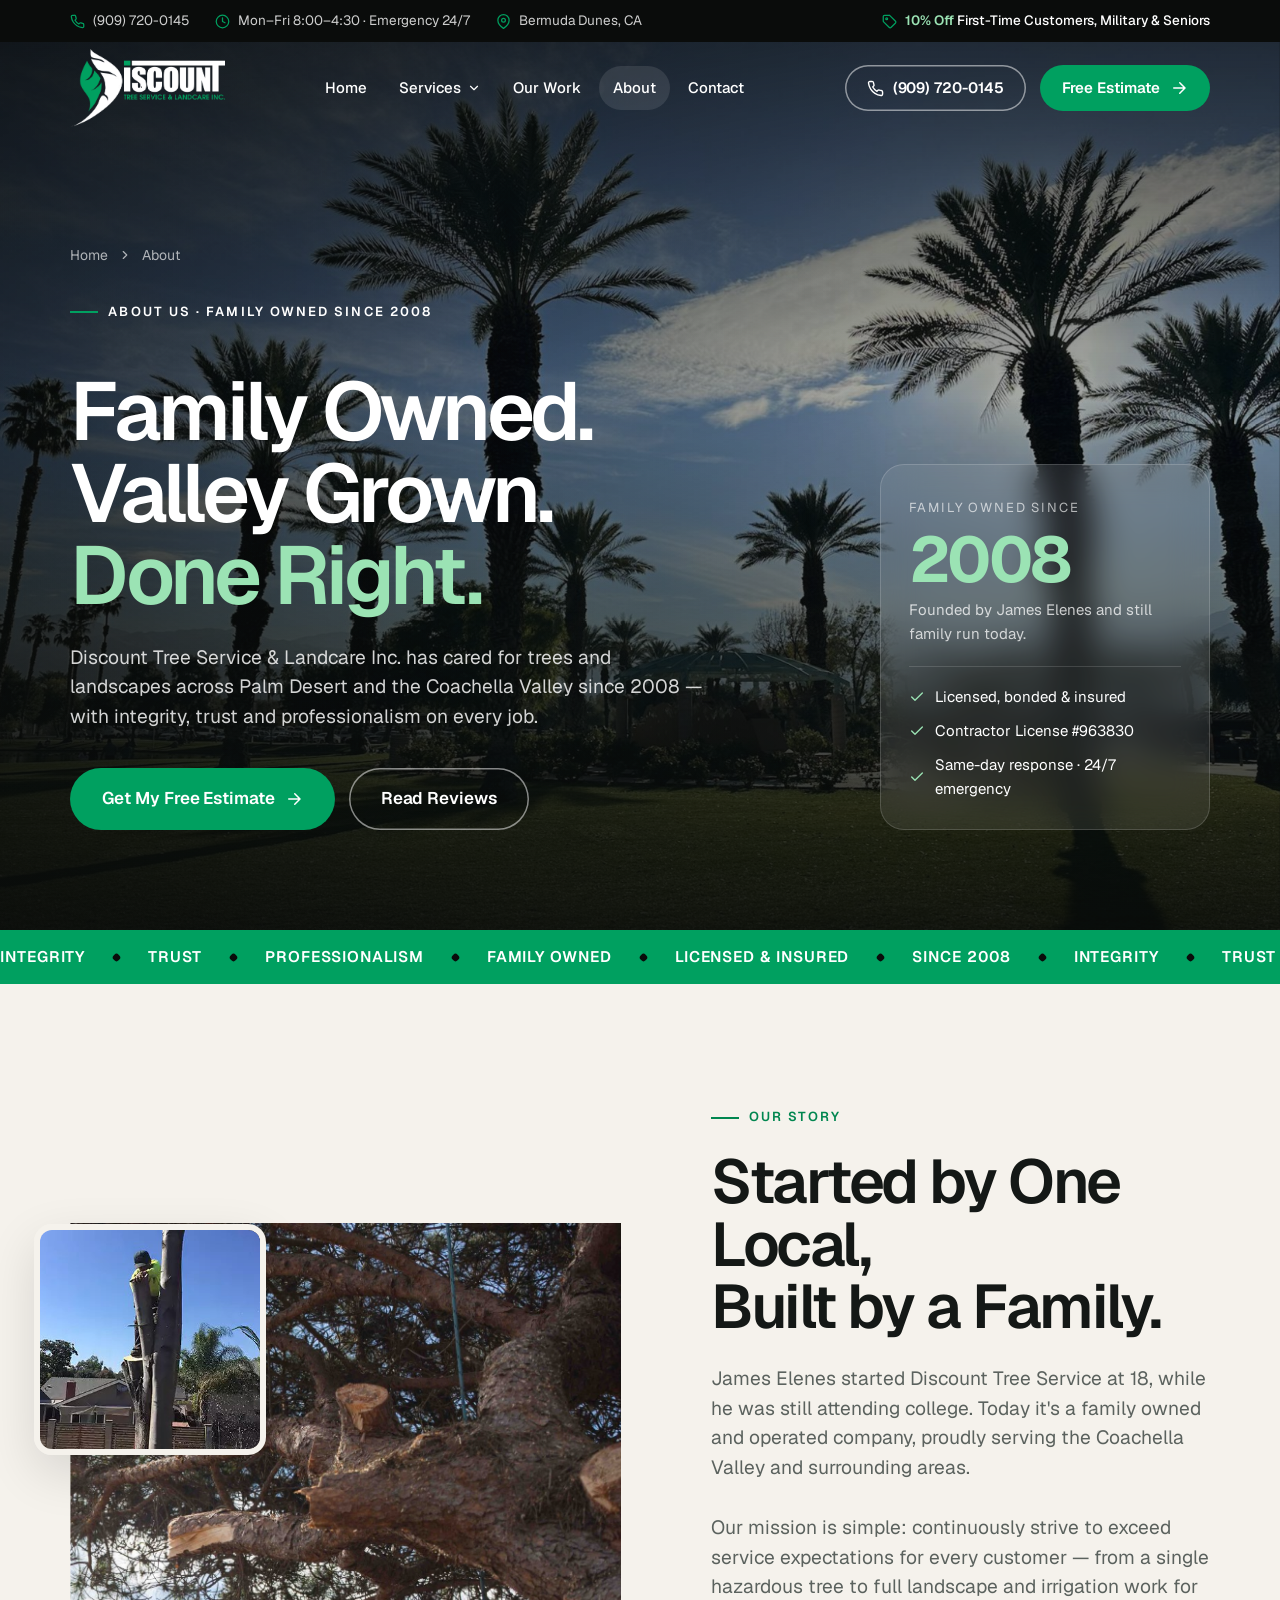
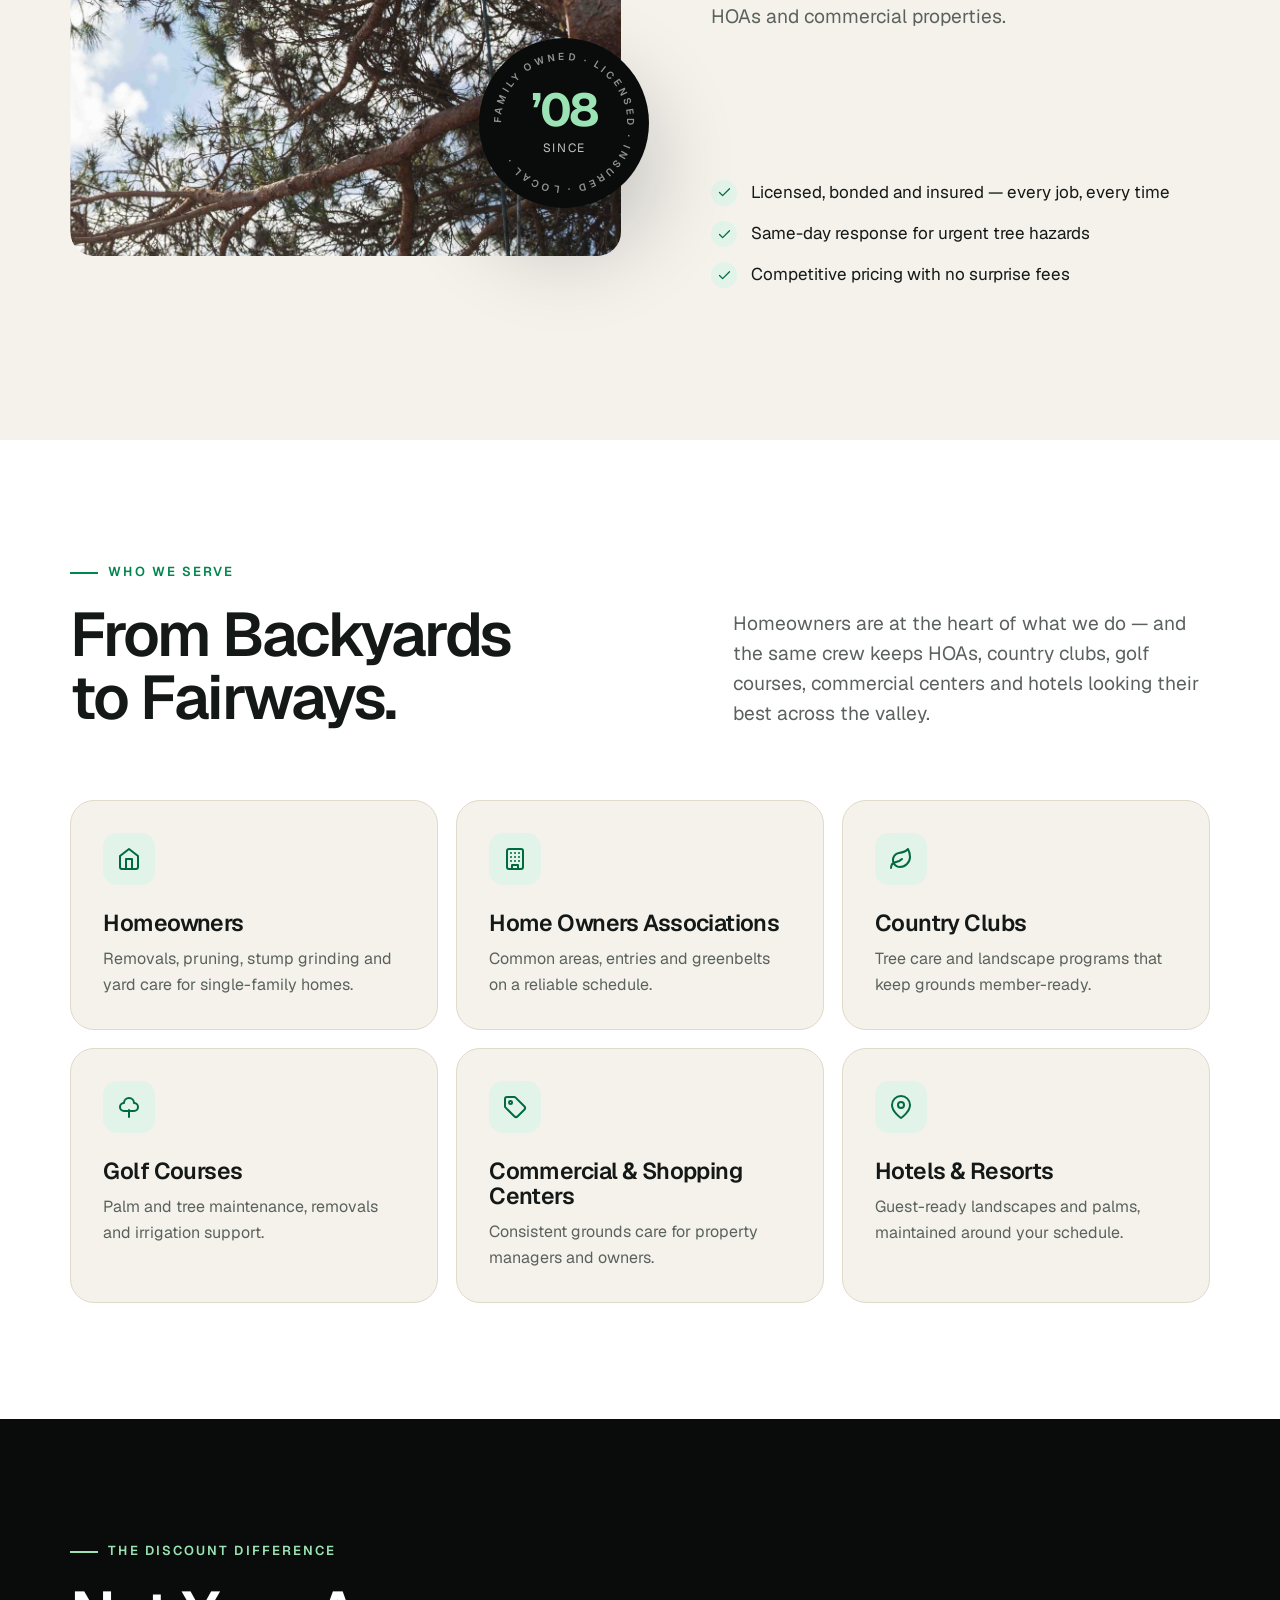
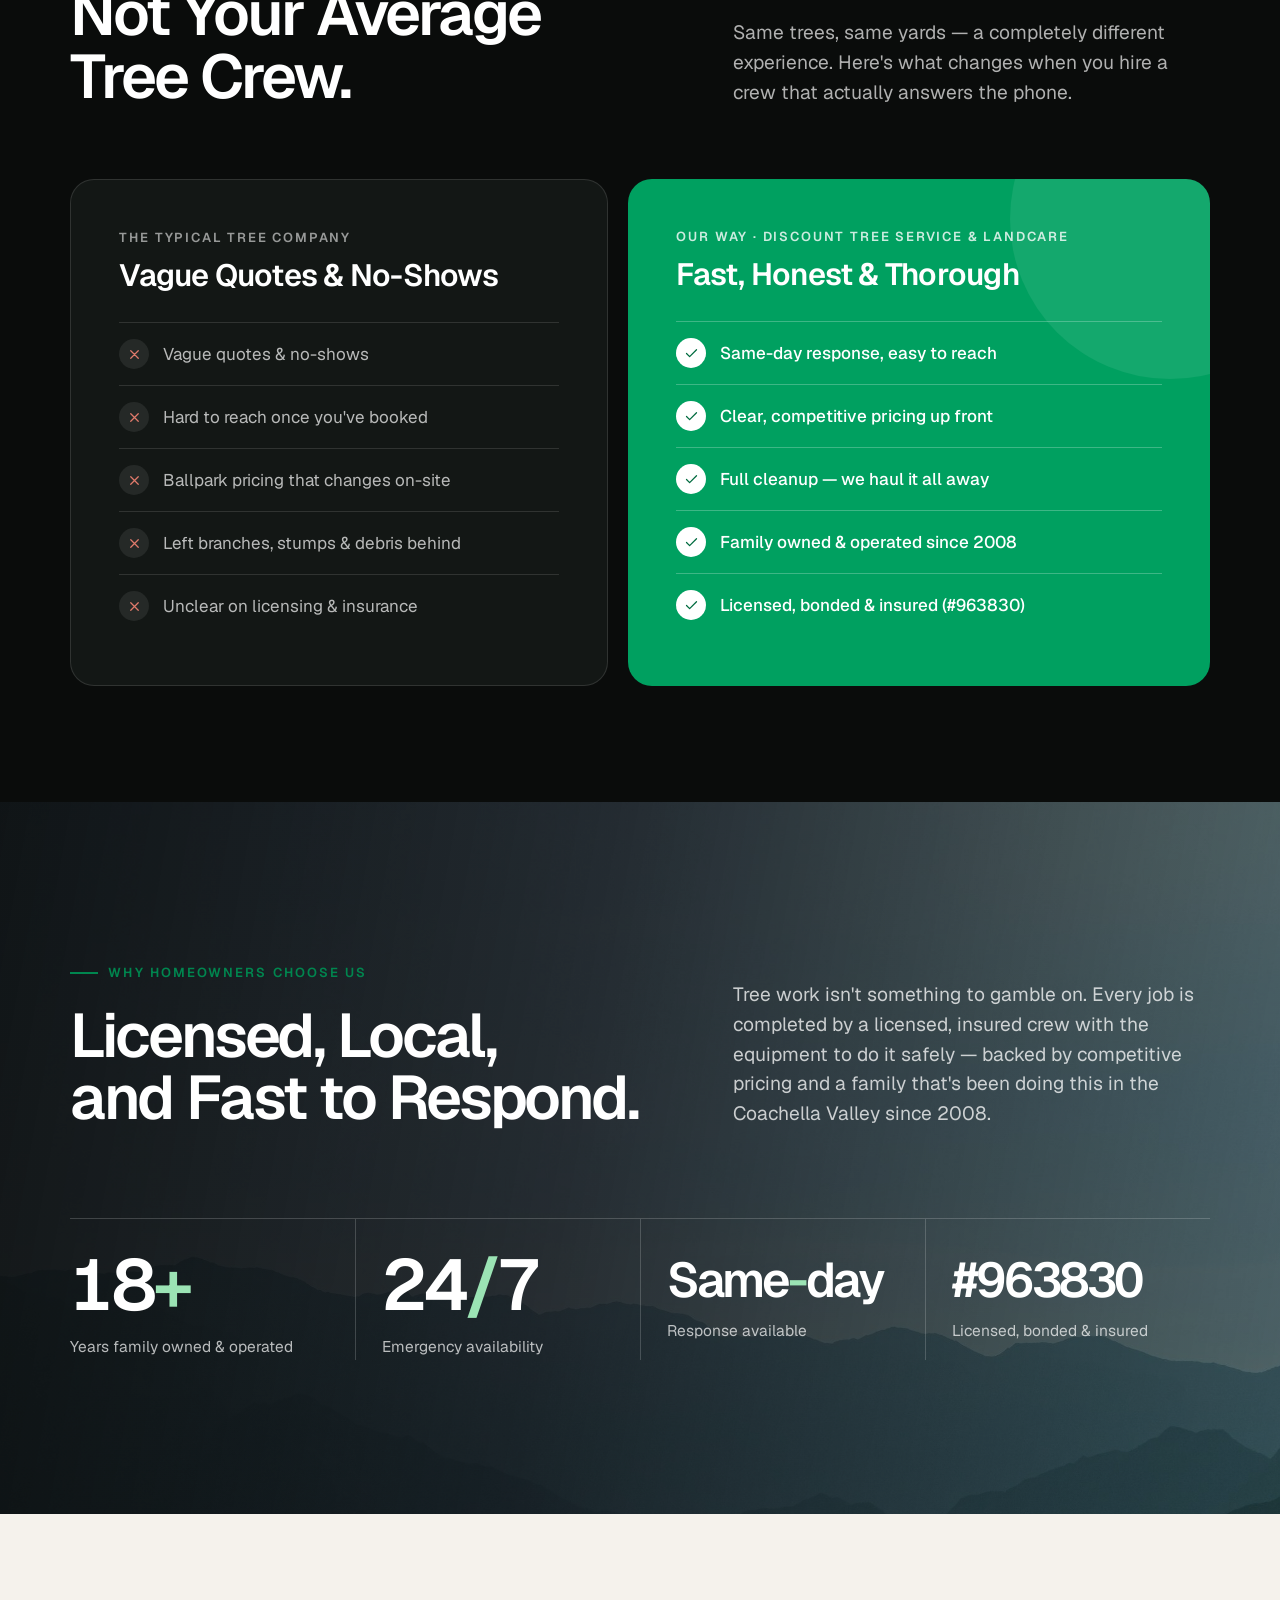
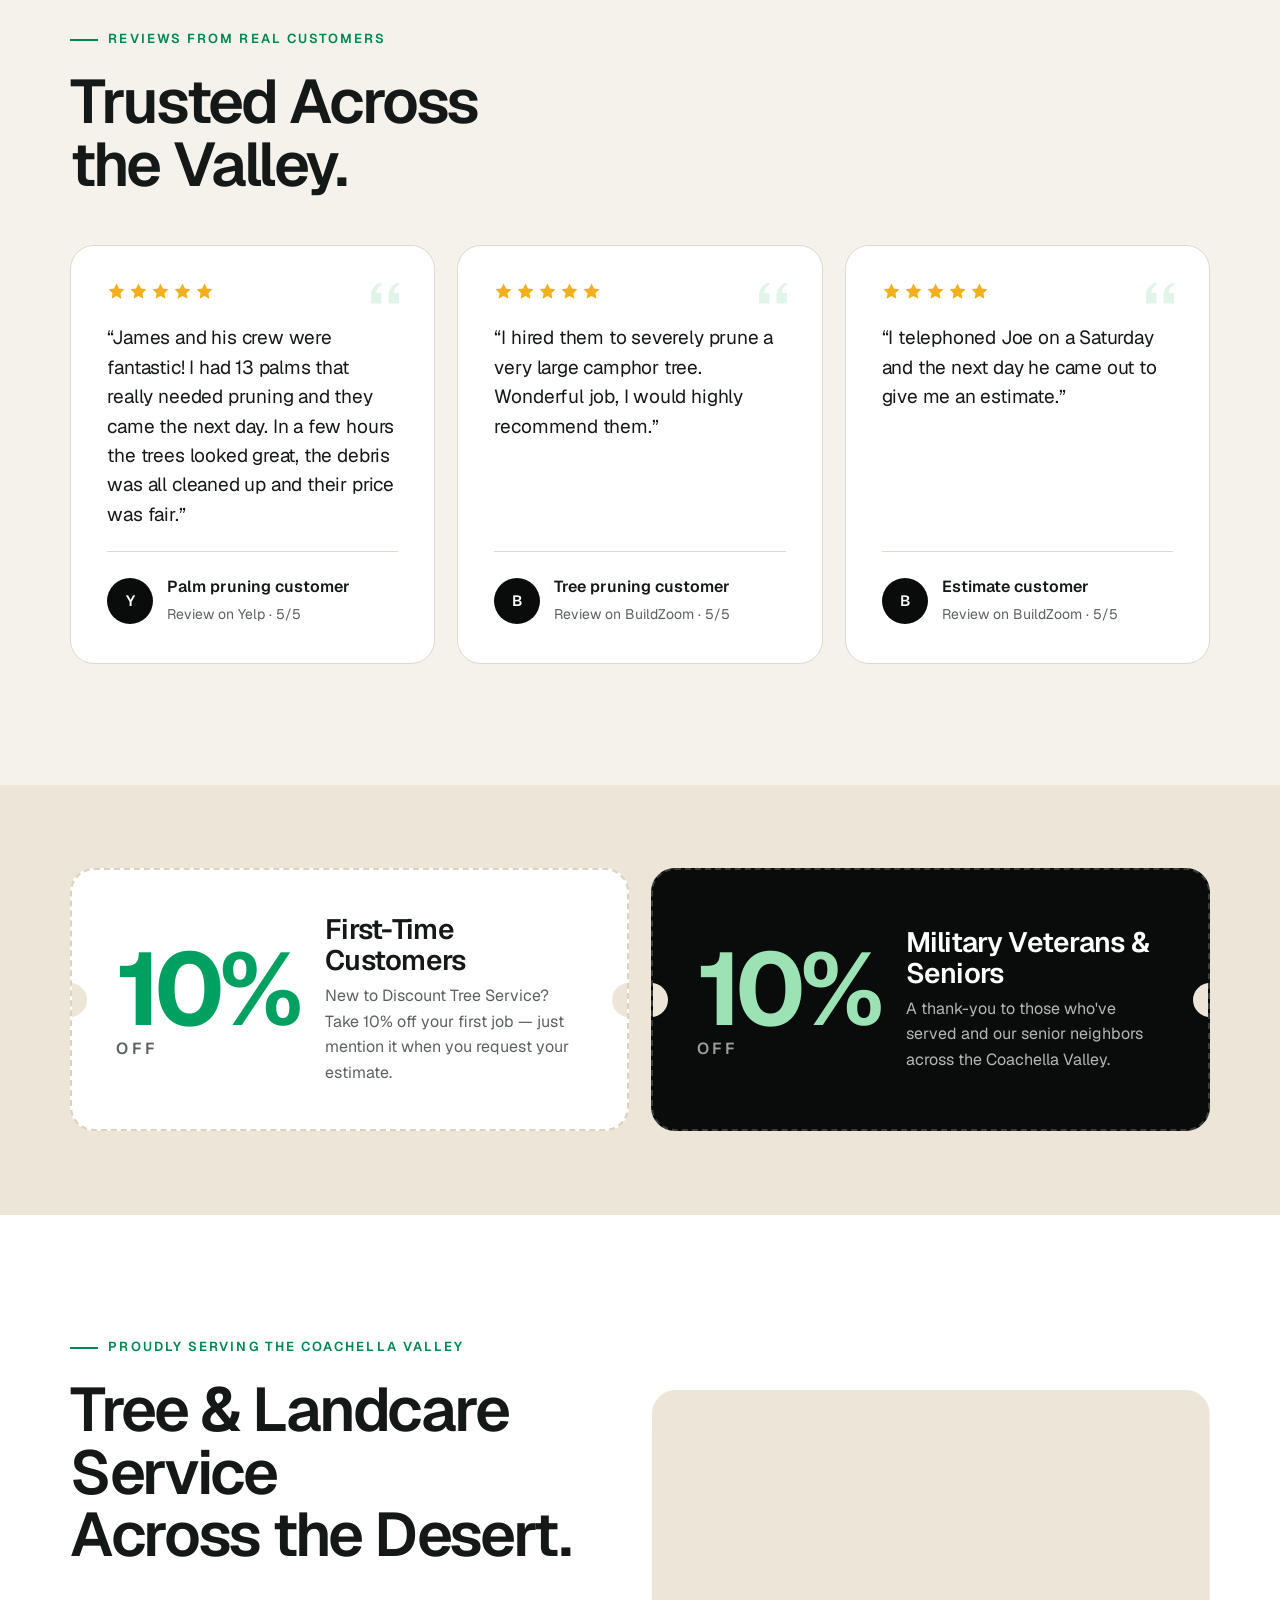
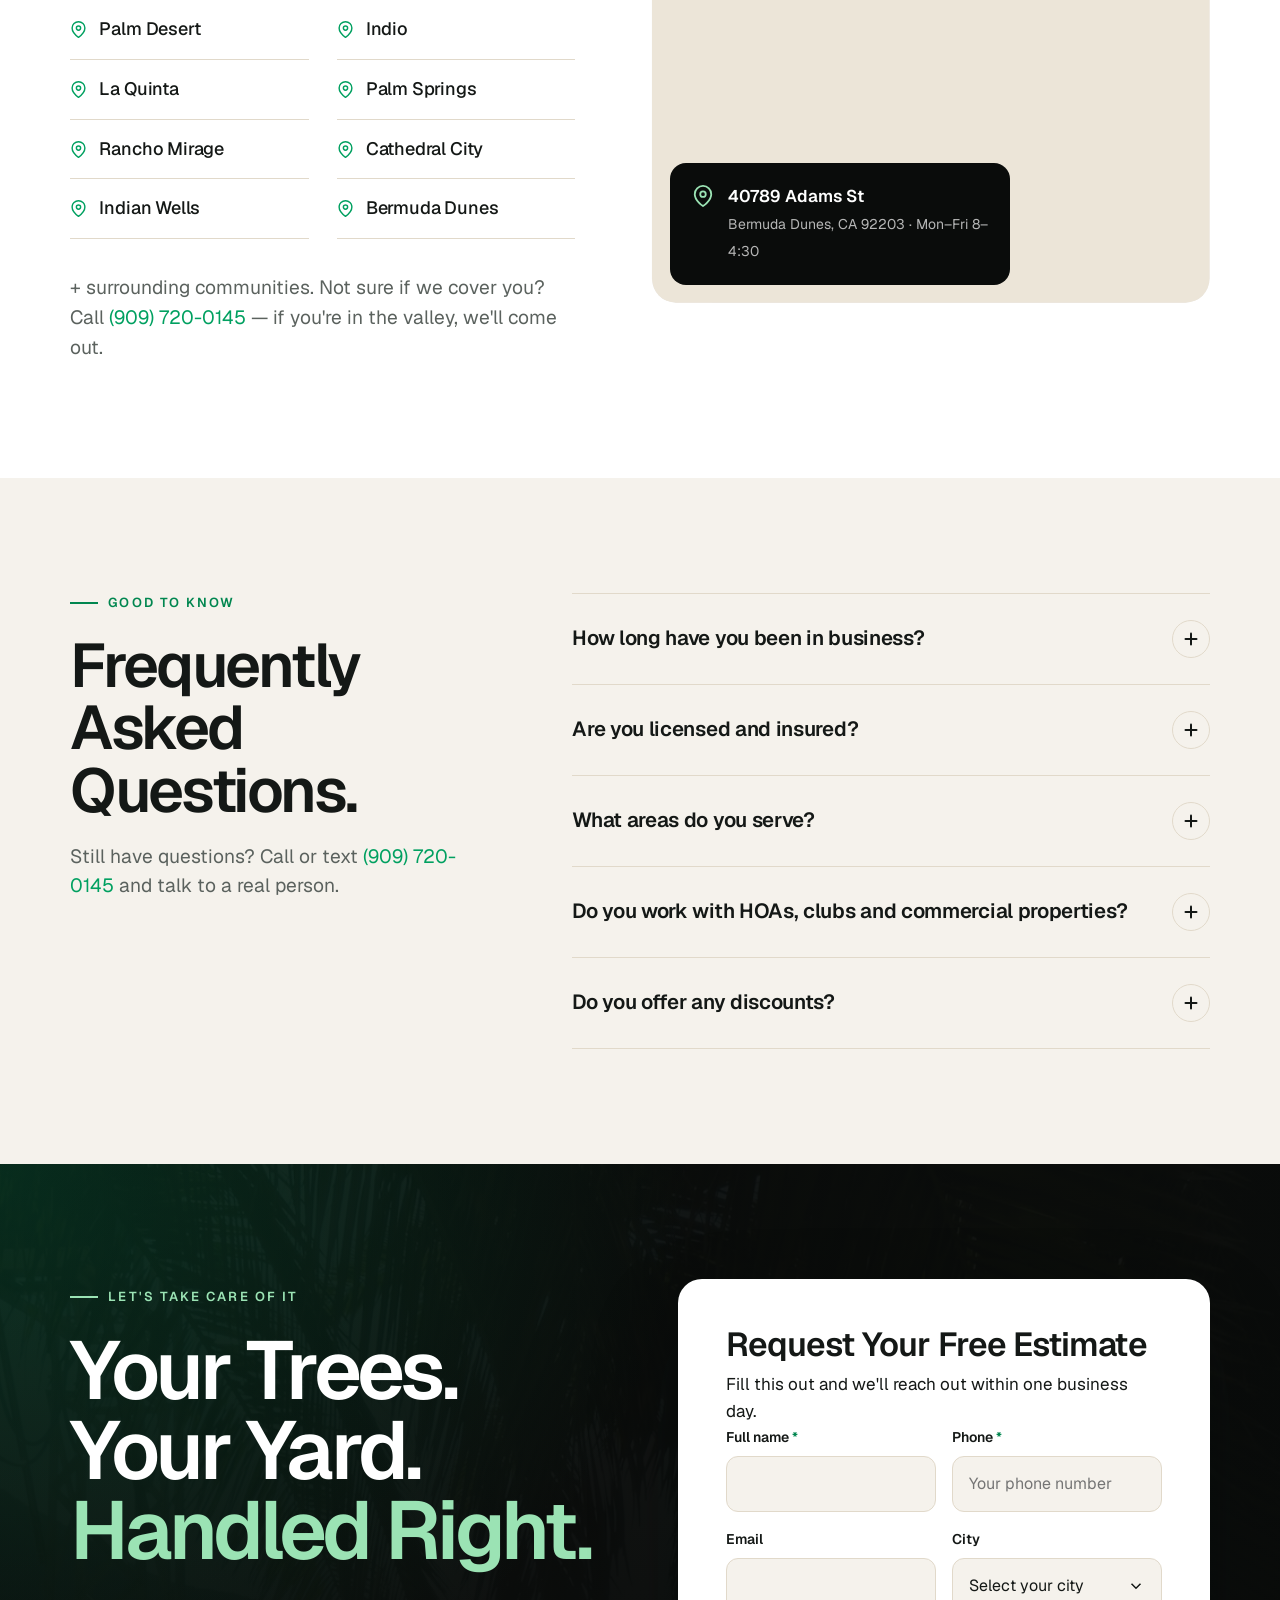
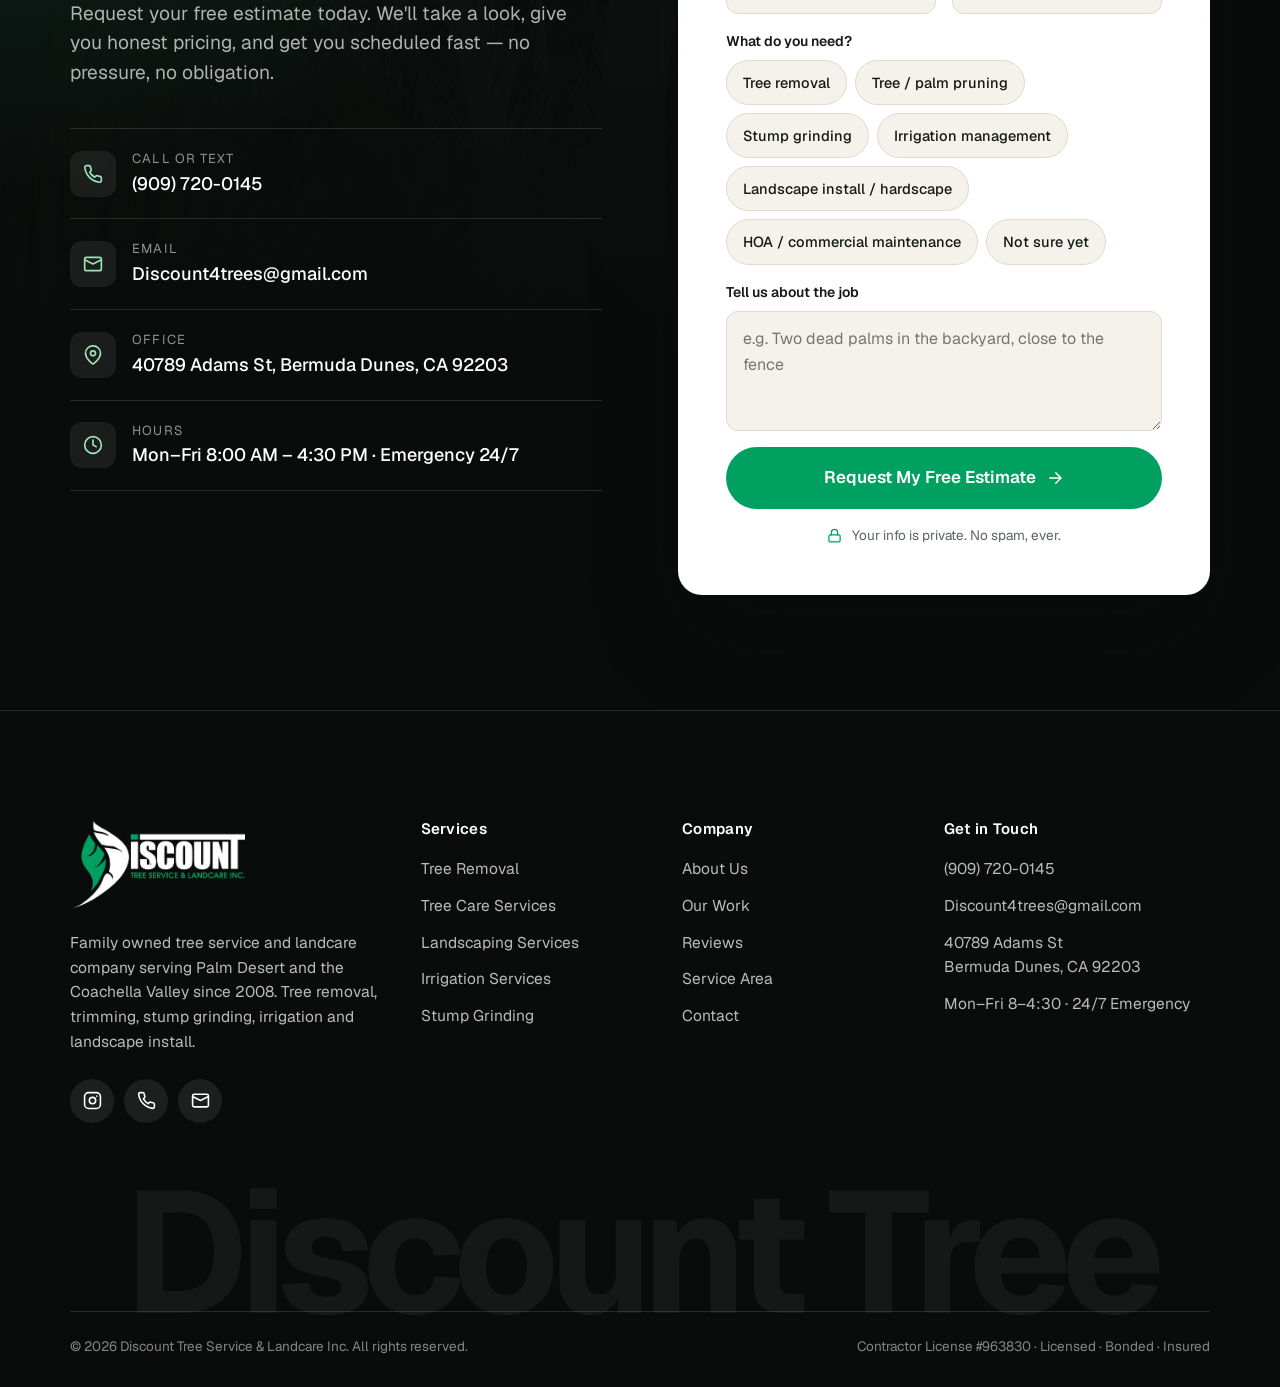
<file: about.html>
<!DOCTYPE html>
<html lang="en">
<head>
<meta charset="UTF-8">
<meta name="viewport" content="width=device-width, initial-scale=1.0">
<title>About Discount Tree Service &amp; Landcare — Family Owned Since 2008 | Palm Desert &amp; the Coachella Valley</title>
<meta name="description" content="Family owned tree service and landcare company serving Palm Desert and the Coachella Valley since 2008. Our story, reviews and service area. Licensed &amp; insured, Contractor License #963830.">
<meta name="theme-color" content="#0A0C0B">
<link rel="canonical" href="https://www.discountlandcareinc.com/about.html">
<meta property="og:type" content="website">
<meta property="og:title" content="About Discount Tree Service &amp; Landcare — Family Owned Since 2008 | Palm Desert &amp; the Coachella Valley">
<meta property="og:description" content="Family owned tree service and landcare company serving Palm Desert and the Coachella Valley since 2008. Our story, reviews and service area. Licensed &amp; insured, Contractor License #963830.">
<meta property="og:image" content="assets/content/image/stock/palm-desert-street.jpg">
<link rel="icon" type="image/png" href="assets/logos/favicon.png">
<link rel="preload" href="assets/fonts/Geist/Geist-SemiBold.ttf" as="font" type="font/ttf" crossorigin>
<link rel="stylesheet" href="css/styles.css">
</head>
<body>

<!-- UTILITY BAR -->
<div class="utility">
  <div class="wrap">
    <div class="u-left">
      <span class="u-item"><svg viewBox="0 0 24 24" fill="none" stroke="currentColor" stroke-width="2" stroke-linecap="round" stroke-linejoin="round" aria-hidden="true"><path d="M22 16.92v3a2 2 0 0 1-2.18 2 19.79 19.79 0 0 1-8.63-3.07 19.5 19.5 0 0 1-6-6 19.79 19.79 0 0 1-3.07-8.67A2 2 0 0 1 4.11 2h3a2 2 0 0 1 2 1.72c.13.96.36 1.9.7 2.81a2 2 0 0 1-.45 2.11L8.09 9.91a16 16 0 0 0 6 6l1.27-1.27a2 2 0 0 1 2.11-.45c.9.34 1.85.57 2.81.7A2 2 0 0 1 22 16.92z"/></svg><a href="tel:+19097200145">(909) 720-0145</a></span>
      <span class="u-item hide-sm"><svg viewBox="0 0 24 24" fill="none" stroke="currentColor" stroke-width="2" stroke-linecap="round" stroke-linejoin="round" aria-hidden="true"><circle cx="12" cy="12" r="10"/><path d="M12 6v6l4 2"/></svg>Mon–Fri 8:00–4:30 · Emergency 24/7</span>
      <span class="u-item hide-sm"><svg viewBox="0 0 24 24" fill="none" stroke="currentColor" stroke-width="2" stroke-linecap="round" stroke-linejoin="round" aria-hidden="true"><path d="M21 10c0 7-9 13-9 13s-9-6-9-13a9 9 0 0 1 18 0z"/><circle cx="12" cy="10" r="3"/></svg>Bermuda Dunes, CA</span>
    </div>
    <div class="u-offer"><svg viewBox="0 0 24 24" fill="none" stroke="currentColor" stroke-width="2" stroke-linecap="round" stroke-linejoin="round" aria-hidden="true"><path d="M12.59 2.59A2 2 0 0 0 11.17 2H4a2 2 0 0 0-2 2v7.17a2 2 0 0 0 .59 1.42l8.7 8.7a2.43 2.43 0 0 0 3.42 0l6.58-6.58a2.43 2.43 0 0 0 0-3.42z"/><circle cx="7.5" cy="7.5" r="1.5"/></svg><span><b>10% Off</b> First-Time Customers, Military &amp; Seniors</span></div>
  </div>
</div>

<!-- HEADER -->
<header class="site-header over-hero" id="top">
  <div class="wrap">
    <a class="logo" href="/" aria-label="Discount Tree Service &amp; Landcare — home"><img src="assets/logos/DiscountTree_3.png" alt="Discount Tree Service &amp; Landcare Inc." width="826" height="416"></a>
    <nav class="main-nav" aria-label="Main">
      <a href="/">Home</a>
      <div class="has-drop">
        <button type="button" aria-haspopup="true">Services <svg class="caret" viewBox="0 0 24 24" fill="none" stroke="currentColor" stroke-width="2" stroke-linecap="round" stroke-linejoin="round" aria-hidden="true"><path d="m6 9 6 6 6-6"/></svg></button>
        <div class="drop"><a href="tree-removal.html"><span class="d-ico"><svg viewBox="0 0 24 24" fill="none" stroke="currentColor" stroke-width="2" stroke-linecap="round" stroke-linejoin="round" aria-hidden="true"><path d="m14 12-8.5 8.5a2.12 2.12 0 1 1-3-3L11 9"/><path d="M15 13 9 7l4-4 6 6h3a8 8 0 0 1-7 7z"/></svg></span><b>Tree Removal</b><small>Any size, full cleanup</small></a><a href="tree-care-services.html"><span class="d-ico"><svg viewBox="0 0 24 24" fill="none" stroke="currentColor" stroke-width="2" stroke-linecap="round" stroke-linejoin="round" aria-hidden="true"><circle cx="6" cy="6" r="3"/><circle cx="6" cy="18" r="3"/><path d="M20 4 8.12 15.88M14.47 14.48 20 20M8.12 8.12 12 12"/></svg></span><b>Tree Care Services</b><small>Tree & palm pruning</small></a><a href="landscaping-services.html"><span class="d-ico"><svg viewBox="0 0 24 24" fill="none" stroke="currentColor" stroke-width="2" stroke-linecap="round" stroke-linejoin="round" aria-hidden="true"><path d="M2 22 7 17M16.5 3.5a2.12 2.12 0 0 1 3 3L13 13l-3-3z"/><path d="m9.5 13.5-3 3a2 2 0 0 0 0 2.83l.17.17a2 2 0 0 0 2.83 0l3-3"/></svg></span><b>Landscaping Services</b><small>Install, hardscape & HOA</small></a><a href="irrigation-services.html"><span class="d-ico"><svg viewBox="0 0 24 24" fill="none" stroke="currentColor" stroke-width="2" stroke-linecap="round" stroke-linejoin="round" aria-hidden="true"><path d="M12 22a7 7 0 0 0 7-7c0-2-1-3.9-3-5.5s-3.5-4-4-6.5c-.5 2.5-2 4.9-4 6.5C6 11.1 5 13 5 15a7 7 0 0 0 7 7z"/></svg></span><b>Irrigation Services</b><small>Drip, sprinkler & management</small></a></div>
      </div>
      <a href="/#work">Our Work</a>
      <a href="about.html" class="active">About</a>
      <a href="#estimate">Contact</a>
    </nav>
    <div class="header-cta">
      <a class="btn btn-ghost header-phone-btn" href="tel:+19097200145" aria-label="Call (909) 720-0145"><svg viewBox="0 0 24 24" fill="none" stroke="currentColor" stroke-width="2" stroke-linecap="round" stroke-linejoin="round" aria-hidden="true"><path d="M22 16.92v3a2 2 0 0 1-2.18 2 19.79 19.79 0 0 1-8.63-3.07 19.5 19.5 0 0 1-6-6 19.79 19.79 0 0 1-3.07-8.67A2 2 0 0 1 4.11 2h3a2 2 0 0 1 2 1.72c.13.96.36 1.9.7 2.81a2 2 0 0 1-.45 2.11L8.09 9.91a16 16 0 0 0 6 6l1.27-1.27a2 2 0 0 1 2.11-.45c.9.34 1.85.57 2.81.7A2 2 0 0 1 22 16.92z"/></svg><span class="ph-num">(909) 720-0145</span></a>
      <a class="btn" href="#estimate">Free Estimate <svg class="arrow" viewBox="0 0 24 24" fill="none" stroke="currentColor" stroke-width="2" stroke-linecap="round" stroke-linejoin="round" aria-hidden="true"><path d="M5 12h14M13 5l7 7-7 7"/></svg></a>
      <button class="nav-toggle" type="button" aria-label="Open menu" aria-expanded="false"><span></span></button>
    </div>
  </div>
</header>

<div class="mobile-menu" aria-label="Mobile menu">
  <nav>
    <a href="/">Home <svg viewBox="0 0 24 24" fill="none" stroke="currentColor" stroke-width="2" stroke-linecap="round" stroke-linejoin="round" aria-hidden="true"><path d="M5 12h14M13 5l7 7-7 7"/></svg></a>
    <a class="sub" href="tree-removal.html">Tree Removal</a><a class="sub" href="tree-care-services.html">Tree Care Services</a><a class="sub" href="landscaping-services.html">Landscaping Services</a><a class="sub" href="irrigation-services.html">Irrigation Services</a>
    <a href="/#work">Our Work <svg viewBox="0 0 24 24" fill="none" stroke="currentColor" stroke-width="2" stroke-linecap="round" stroke-linejoin="round" aria-hidden="true"><path d="M5 12h14M13 5l7 7-7 7"/></svg></a>
    <a href="about.html">About <svg viewBox="0 0 24 24" fill="none" stroke="currentColor" stroke-width="2" stroke-linecap="round" stroke-linejoin="round" aria-hidden="true"><path d="M5 12h14M13 5l7 7-7 7"/></svg></a>
    <a href="#estimate">Contact <svg viewBox="0 0 24 24" fill="none" stroke="currentColor" stroke-width="2" stroke-linecap="round" stroke-linejoin="round" aria-hidden="true"><path d="M5 12h14M13 5l7 7-7 7"/></svg></a>
  </nav>
  <div class="mm-foot">
    <a class="btn btn-lg btn-block" href="tel:+19097200145"><svg viewBox="0 0 24 24" fill="none" stroke="currentColor" stroke-width="2" stroke-linecap="round" stroke-linejoin="round" aria-hidden="true"><path d="M22 16.92v3a2 2 0 0 1-2.18 2 19.79 19.79 0 0 1-8.63-3.07 19.5 19.5 0 0 1-6-6 19.79 19.79 0 0 1-3.07-8.67A2 2 0 0 1 4.11 2h3a2 2 0 0 1 2 1.72c.13.96.36 1.9.7 2.81a2 2 0 0 1-.45 2.11L8.09 9.91a16 16 0 0 0 6 6l1.27-1.27a2 2 0 0 1 2.11-.45c.9.34 1.85.57 2.81.7A2 2 0 0 1 22 16.92z"/></svg> Call (909) 720-0145</a>
    <a class="btn btn-lg btn-block btn-ghost" href="#estimate">Get a Free Estimate</a>
    <p>Mon–Fri 8:00 AM – 4:30 PM · 24/7 emergency service · Lic. #963830</p>
  </div>
</div>

<main>
<!-- PAGE HERO -->
<section class="page-hero hero">
  <div class="hero-media"><img src="assets/content/image/stock/palms-on-lawn.jpg" alt="Tall palms over a maintained lawn in the Coachella Valley" data-parallax=".16" fetchpriority="high"></div>
  <div class="wrap">
    <div class="page-hero-grid hero-inner">
      <div>
        <nav class="crumbs" aria-label="Breadcrumb" data-reveal><a href="/">Home</a><svg viewBox="0 0 24 24" fill="none" stroke="currentColor" stroke-width="2" stroke-linecap="round" stroke-linejoin="round" aria-hidden="true"><path d="m9 18 6-6-6-6"/></svg><span>About</span></nav>
        <span class="eyebrow" data-reveal>About Us · Family Owned Since 2008</span>
        <h1 data-split>Family Owned.<br>Valley Grown.<br><span class="accent">Done Right.</span></h1>
        <p class="lead" data-reveal style="--d:.35s">Discount Tree Service &amp; Landcare Inc. has cared for trees and landscapes across Palm Desert and the Coachella Valley since 2008 — with integrity, trust and professionalism on every job.</p>
        <div class="hero-actions" data-reveal style="--d:.45s">
          <a class="btn btn-lg" href="#estimate">Get My Free Estimate <svg class="arrow" viewBox="0 0 24 24" fill="none" stroke="currentColor" stroke-width="2" stroke-linecap="round" stroke-linejoin="round" aria-hidden="true"><path d="M5 12h14M13 5l7 7-7 7"/></svg></a>
          <a class="btn btn-lg btn-ghost" href="#reviews">Read Reviews</a>
        </div>
      </div>
      <aside class="price-tile" data-reveal="right" style="--d:.5s">
        <small>Family owned since</small>
        <b>2008</b>
        <p>Founded by James Elenes and still family run today.</p>
        <ul><li><svg viewBox="0 0 24 24" fill="none" stroke="currentColor" stroke-width="2" stroke-linecap="round" stroke-linejoin="round" aria-hidden="true"><path d="M20 6 9 17l-5-5"/></svg>Licensed, bonded &amp; insured</li><li><svg viewBox="0 0 24 24" fill="none" stroke="currentColor" stroke-width="2" stroke-linecap="round" stroke-linejoin="round" aria-hidden="true"><path d="M20 6 9 17l-5-5"/></svg>Contractor License #963830</li><li><svg viewBox="0 0 24 24" fill="none" stroke="currentColor" stroke-width="2" stroke-linecap="round" stroke-linejoin="round" aria-hidden="true"><path d="M20 6 9 17l-5-5"/></svg>Same-day response · 24/7 emergency</li></ul>
      </aside>
    </div>
  </div>
</section>

<div class="marquee" aria-hidden="true">
  <div class="marquee-track"><div class="marquee-group"><span>Integrity</span><i></i><span>Trust</span><i></i><span>Professionalism</span><i></i><span>Family Owned</span><i></i><span>Licensed &amp; Insured</span><i></i><span>Since 2008</span><i></i></div><div class="marquee-group"><span>Integrity</span><i></i><span>Trust</span><i></i><span>Professionalism</span><i></i><span>Family Owned</span><i></i><span>Licensed &amp; Insured</span><i></i><span>Since 2008</span><i></i></div></div>
</div>

<!-- OUR STORY -->
<section class="section" id="story">
  <div class="wrap intro-grid">
    <div class="intro-media">
      <div class="frame" data-reveal="clip"><img src="assets/content/image/jobs/pruned-pine-canopy.jpg" alt="Pine tree freshly pruned by the Discount Tree Service crew" data-parallax=".08" loading="lazy"></div>
      <div class="inset" data-reveal="scale" style="--d:.3s"><img src="assets/content/image/jobs/climber-palm-yard.jpg" alt="Discount Tree Service climber pruning a tree" loading="lazy"></div>
      <div class="stamp" data-reveal="scale" style="--d:.45s">
        <svg class="ring" viewBox="0 0 200 200" aria-hidden="true"><defs><path id="ringpath" d="M100,100 m-82,0 a82,82 0 1,1 164,0 a82,82 0 1,1 -164,0"/></defs><text fill="rgba(255,255,255,.55)" font-size="13" letter-spacing="4.2" font-weight="600"><textPath href="#ringpath">FAMILY OWNED · LICENSED · INSURED · LOCAL ·</textPath></text></svg>
        <div><b>’08</b><small>Since</small></div>
      </div>
    </div>
    <div class="intro-copy">
      <span class="eyebrow" data-reveal>Our Story</span>
      <h2 class="h2" data-reveal>Started by One Local,<br>Built by a Family.</h2>
      <p class="lead" data-reveal>James Elenes started Discount Tree Service at 18, while he was still attending college. Today it's a family owned and operated company, proudly serving the Coachella Valley and surrounding areas.</p>
      <p class="lead" data-reveal style="margin-bottom:30px">Our mission is simple: continuously strive to exceed service expectations for every customer — from a single hazardous tree to full landscape and irrigation work for HOAs and commercial properties.</p>
      <div class="values" data-reveal><span>Integrity</span><span>Trust</span><span>Professionalism</span></div>
      <ul class="checklist" data-stagger=".08">
        <li data-reveal><span class="ck"><svg viewBox="0 0 24 24" fill="none" stroke="currentColor" stroke-width="2" stroke-linecap="round" stroke-linejoin="round" aria-hidden="true"><path d="M20 6 9 17l-5-5"/></svg></span>Licensed, bonded and insured — every job, every time</li>
        <li data-reveal><span class="ck"><svg viewBox="0 0 24 24" fill="none" stroke="currentColor" stroke-width="2" stroke-linecap="round" stroke-linejoin="round" aria-hidden="true"><path d="M20 6 9 17l-5-5"/></svg></span>Same-day response for urgent tree hazards</li>
        <li data-reveal><span class="ck"><svg viewBox="0 0 24 24" fill="none" stroke="currentColor" stroke-width="2" stroke-linecap="round" stroke-linejoin="round" aria-hidden="true"><path d="M20 6 9 17l-5-5"/></svg></span>Competitive pricing with no surprise fees</li>
      </ul>
    </div>
  </div>
</section>

<!-- WHO WE SERVE -->
<section class="section bg-paper">
  <div class="wrap">
    <div class="section-head split">
      <div>
        <span class="eyebrow" data-reveal>Who We Serve</span>
        <h2 class="h2" style="margin-top:20px" data-reveal>From Backyards<br>to Fairways.</h2>
      </div>
      <p class="lead" data-reveal>Homeowners are at the heart of what we do — and the same crew keeps HOAs, country clubs, golf courses, commercial centers and hotels looking their best across the valley.</p>
    </div>
    <div class="serve-grid" data-stagger=".08"><div class="serve-card" data-reveal><span class="s-ico"><svg viewBox="0 0 24 24" fill="none" stroke="currentColor" stroke-width="2" stroke-linecap="round" stroke-linejoin="round" aria-hidden="true"><path d="m3 9 9-7 9 7v11a2 2 0 0 1-2 2H5a2 2 0 0 1-2-2z"/><path d="M9 22V12h6v10"/></svg></span><h3>Homeowners</h3><p>Removals, pruning, stump grinding and yard care for single-family homes.</p></div><div class="serve-card" data-reveal><span class="s-ico"><svg viewBox="0 0 24 24" fill="none" stroke="currentColor" stroke-width="2" stroke-linecap="round" stroke-linejoin="round" aria-hidden="true"><rect x="4" y="2" width="16" height="20" rx="2"/><path d="M9 22v-4h6v4M8 6h.01M16 6h.01M12 6h.01M12 10h.01M12 14h.01M16 10h.01M16 14h.01M8 10h.01M8 14h.01"/></svg></span><h3>Home Owners Associations</h3><p>Common areas, entries and greenbelts on a reliable schedule.</p></div><div class="serve-card" data-reveal><span class="s-ico"><svg viewBox="0 0 24 24" fill="none" stroke="currentColor" stroke-width="2" stroke-linecap="round" stroke-linejoin="round" aria-hidden="true"><path d="M11 20A7 7 0 0 1 9.8 6.1C15.5 5 17 4.48 19 2c1 2 2 4.18 2 8 0 5.5-4.78 10-10 10Z"/><path d="M2 21c0-3 1.85-5.36 5.08-6C9.5 14.52 12 13 13 12"/></svg></span><h3>Country Clubs</h3><p>Tree care and landscape programs that keep grounds member-ready.</p></div><div class="serve-card" data-reveal><span class="s-ico"><svg viewBox="0 0 24 24" fill="none" stroke="currentColor" stroke-width="2" stroke-linecap="round" stroke-linejoin="round" aria-hidden="true"><path d="M12 22v-7"/><path d="M17 8a5 5 0 1 0-10 0 4 4 0 0 0 0 8h10a4 4 0 0 0 0-8z"/></svg></span><h3>Golf Courses</h3><p>Palm and tree maintenance, removals and irrigation support.</p></div><div class="serve-card" data-reveal><span class="s-ico"><svg viewBox="0 0 24 24" fill="none" stroke="currentColor" stroke-width="2" stroke-linecap="round" stroke-linejoin="round" aria-hidden="true"><path d="M12.59 2.59A2 2 0 0 0 11.17 2H4a2 2 0 0 0-2 2v7.17a2 2 0 0 0 .59 1.42l8.7 8.7a2.43 2.43 0 0 0 3.42 0l6.58-6.58a2.43 2.43 0 0 0 0-3.42z"/><circle cx="7.5" cy="7.5" r="1.5"/></svg></span><h3>Commercial &amp; Shopping Centers</h3><p>Consistent grounds care for property managers and owners.</p></div><div class="serve-card" data-reveal><span class="s-ico"><svg viewBox="0 0 24 24" fill="none" stroke="currentColor" stroke-width="2" stroke-linecap="round" stroke-linejoin="round" aria-hidden="true"><path d="M21 10c0 7-9 13-9 13s-9-6-9-13a9 9 0 0 1 18 0z"/><circle cx="12" cy="10" r="3"/></svg></span><h3>Hotels &amp; Resorts</h3><p>Guest-ready landscapes and palms, maintained around your schedule.</p></div></div>
  </div>
</section>

<!-- DISCOUNT DIFFERENCE -->
<section class="section bg-dark">
  <div class="wrap">
    <div class="section-head split">
      <div>
        <span class="eyebrow" data-reveal>The Discount Difference</span>
        <h2 class="h2" style="margin-top:20px" data-reveal>Not Your Average<br>Tree Crew.</h2>
      </div>
      <p class="lead" data-reveal>Same trees, same yards — a completely different experience. Here's what changes when you hire a crew that actually answers the phone.</p>
    </div>
    <div class="compare" data-stagger=".15">
      <div class="cmp-col theirs" data-reveal="left">
        <div class="cmp-label">The Typical Tree Company</div>
        <h3>Vague Quotes &amp; No-Shows</h3>
        <ul><li><span class="ic"><svg viewBox="0 0 24 24" fill="none" stroke="currentColor" stroke-width="2" stroke-linecap="round" stroke-linejoin="round" aria-hidden="true"><path d="M18 6 6 18M6 6l12 12"/></svg></span>Vague quotes &amp; no-shows</li><li><span class="ic"><svg viewBox="0 0 24 24" fill="none" stroke="currentColor" stroke-width="2" stroke-linecap="round" stroke-linejoin="round" aria-hidden="true"><path d="M18 6 6 18M6 6l12 12"/></svg></span>Hard to reach once you've booked</li><li><span class="ic"><svg viewBox="0 0 24 24" fill="none" stroke="currentColor" stroke-width="2" stroke-linecap="round" stroke-linejoin="round" aria-hidden="true"><path d="M18 6 6 18M6 6l12 12"/></svg></span>Ballpark pricing that changes on-site</li><li><span class="ic"><svg viewBox="0 0 24 24" fill="none" stroke="currentColor" stroke-width="2" stroke-linecap="round" stroke-linejoin="round" aria-hidden="true"><path d="M18 6 6 18M6 6l12 12"/></svg></span>Left branches, stumps &amp; debris behind</li><li><span class="ic"><svg viewBox="0 0 24 24" fill="none" stroke="currentColor" stroke-width="2" stroke-linecap="round" stroke-linejoin="round" aria-hidden="true"><path d="M18 6 6 18M6 6l12 12"/></svg></span>Unclear on licensing &amp; insurance</li></ul>
      </div>
      <div class="cmp-col ours" data-reveal="right">
        <div class="cmp-label">Our Way · Discount Tree Service &amp; Landcare</div>
        <h3>Fast, Honest &amp; Thorough</h3>
        <ul><li><span class="ic"><svg viewBox="0 0 24 24" fill="none" stroke="currentColor" stroke-width="2" stroke-linecap="round" stroke-linejoin="round" aria-hidden="true"><path d="M20 6 9 17l-5-5"/></svg></span>Same-day response, easy to reach</li><li><span class="ic"><svg viewBox="0 0 24 24" fill="none" stroke="currentColor" stroke-width="2" stroke-linecap="round" stroke-linejoin="round" aria-hidden="true"><path d="M20 6 9 17l-5-5"/></svg></span>Clear, competitive pricing up front</li><li><span class="ic"><svg viewBox="0 0 24 24" fill="none" stroke="currentColor" stroke-width="2" stroke-linecap="round" stroke-linejoin="round" aria-hidden="true"><path d="M20 6 9 17l-5-5"/></svg></span>Full cleanup — we haul it all away</li><li><span class="ic"><svg viewBox="0 0 24 24" fill="none" stroke="currentColor" stroke-width="2" stroke-linecap="round" stroke-linejoin="round" aria-hidden="true"><path d="M20 6 9 17l-5-5"/></svg></span>Family owned &amp; operated since 2008</li><li><span class="ic"><svg viewBox="0 0 24 24" fill="none" stroke="currentColor" stroke-width="2" stroke-linecap="round" stroke-linejoin="round" aria-hidden="true"><path d="M20 6 9 17l-5-5"/></svg></span>Licensed, bonded &amp; insured (#963830)</li></ul>
      </div>
    </div>
  </div>
</section>

<!-- WHY US / STATS -->
<section class="stats-band">
  <div class="bg" data-parallax=".12"><img src="assets/content/image/stock/mountains-dusk.jpg" alt="" loading="lazy"></div>
  <div class="wrap">
    <div class="stats-top">
      <div>
        <span class="eyebrow" data-reveal>Why Homeowners Choose Us</span>
        <h2 class="h2" style="margin-top:20px" data-reveal>Licensed, Local,<br>and Fast to Respond.</h2>
      </div>
      <p class="lead" data-reveal>Tree work isn't something to gamble on. Every job is completed by a licensed, insured crew with the equipment to do it safely — backed by competitive pricing and a family that's been doing this in the Coachella Valley since 2008.</p>
    </div>
    <div class="stats" data-stagger=".1"><div class="stat" data-reveal><b><span data-count="18">18</span><span class="accent">+</span></b><span>Years family owned &amp; operated</span></div><div class="stat" data-reveal><b>24<span class="accent">/</span>7</b><span>Emergency availability</span></div><div class="stat" data-reveal><b class="word">Same<span class="accent">-</span>day</b><span>Response available</span></div><div class="stat" data-reveal><b class="word">#963830</b><span>Licensed, bonded &amp; insured</span></div></div>
  </div>
</section>

<!-- REVIEWS -->
<!-- NOTE: real customer quotes from Yelp & BuildZoom. Swap in Google Business Profile reviews (with names) once pulled from GBP. -->
<section class="section" id="reviews">
  <div class="wrap" data-slider>
    <div class="reviews-head">
      <div class="section-head" style="margin:0">
        <span class="eyebrow" data-reveal>Reviews From Real Customers</span>
        <h2 class="h2" data-reveal>Trusted Across<br>the Valley.</h2>
      </div>
    </div>
    <div class="rv-track" data-reveal>
        <article class="rv-card">
          <svg class="q" viewBox="0 0 24 24" fill="currentColor" aria-hidden="true"><path d="M9.5 6C6 7.3 4 10 4 13.6V18h6v-6H7c0-2.3 1.2-3.9 3.3-4.7zm10 0C16 7.3 14 10 14 13.6V18h6v-6h-3c0-2.3 1.2-3.9 3.3-4.7z"/></svg>
          <div class="stars" aria-label="5 out of 5 stars"><svg viewBox="0 0 24 24" fill="currentColor" aria-hidden="true"><path d="m12 2 3.09 6.26L22 9.27l-5 4.87 1.18 6.88L12 17.77l-6.18 3.25L7 14.14 2 9.27l6.91-1.01z"/></svg><svg viewBox="0 0 24 24" fill="currentColor" aria-hidden="true"><path d="m12 2 3.09 6.26L22 9.27l-5 4.87 1.18 6.88L12 17.77l-6.18 3.25L7 14.14 2 9.27l6.91-1.01z"/></svg><svg viewBox="0 0 24 24" fill="currentColor" aria-hidden="true"><path d="m12 2 3.09 6.26L22 9.27l-5 4.87 1.18 6.88L12 17.77l-6.18 3.25L7 14.14 2 9.27l6.91-1.01z"/></svg><svg viewBox="0 0 24 24" fill="currentColor" aria-hidden="true"><path d="m12 2 3.09 6.26L22 9.27l-5 4.87 1.18 6.88L12 17.77l-6.18 3.25L7 14.14 2 9.27l6.91-1.01z"/></svg><svg viewBox="0 0 24 24" fill="currentColor" aria-hidden="true"><path d="m12 2 3.09 6.26L22 9.27l-5 4.87 1.18 6.88L12 17.77l-6.18 3.25L7 14.14 2 9.27l6.91-1.01z"/></svg></div>
          <blockquote>“James and his crew were fantastic! I had 13 palms that really needed pruning and they came the next day. In a few hours the trees looked great, the debris was all cleaned up and their price was fair.”</blockquote>
          <div class="who"><span class="av">Y</span><div><b>Palm pruning customer</b><small>Review on Yelp · 5/5</small></div></div>
        </article>
        <article class="rv-card">
          <svg class="q" viewBox="0 0 24 24" fill="currentColor" aria-hidden="true"><path d="M9.5 6C6 7.3 4 10 4 13.6V18h6v-6H7c0-2.3 1.2-3.9 3.3-4.7zm10 0C16 7.3 14 10 14 13.6V18h6v-6h-3c0-2.3 1.2-3.9 3.3-4.7z"/></svg>
          <div class="stars" aria-label="5 out of 5 stars"><svg viewBox="0 0 24 24" fill="currentColor" aria-hidden="true"><path d="m12 2 3.09 6.26L22 9.27l-5 4.87 1.18 6.88L12 17.77l-6.18 3.25L7 14.14 2 9.27l6.91-1.01z"/></svg><svg viewBox="0 0 24 24" fill="currentColor" aria-hidden="true"><path d="m12 2 3.09 6.26L22 9.27l-5 4.87 1.18 6.88L12 17.77l-6.18 3.25L7 14.14 2 9.27l6.91-1.01z"/></svg><svg viewBox="0 0 24 24" fill="currentColor" aria-hidden="true"><path d="m12 2 3.09 6.26L22 9.27l-5 4.87 1.18 6.88L12 17.77l-6.18 3.25L7 14.14 2 9.27l6.91-1.01z"/></svg><svg viewBox="0 0 24 24" fill="currentColor" aria-hidden="true"><path d="m12 2 3.09 6.26L22 9.27l-5 4.87 1.18 6.88L12 17.77l-6.18 3.25L7 14.14 2 9.27l6.91-1.01z"/></svg><svg viewBox="0 0 24 24" fill="currentColor" aria-hidden="true"><path d="m12 2 3.09 6.26L22 9.27l-5 4.87 1.18 6.88L12 17.77l-6.18 3.25L7 14.14 2 9.27l6.91-1.01z"/></svg></div>
          <blockquote>“I hired them to severely prune a very large camphor tree. Wonderful job, I would highly recommend them.”</blockquote>
          <div class="who"><span class="av">B</span><div><b>Tree pruning customer</b><small>Review on BuildZoom · 5/5</small></div></div>
        </article>
        <article class="rv-card">
          <svg class="q" viewBox="0 0 24 24" fill="currentColor" aria-hidden="true"><path d="M9.5 6C6 7.3 4 10 4 13.6V18h6v-6H7c0-2.3 1.2-3.9 3.3-4.7zm10 0C16 7.3 14 10 14 13.6V18h6v-6h-3c0-2.3 1.2-3.9 3.3-4.7z"/></svg>
          <div class="stars" aria-label="5 out of 5 stars"><svg viewBox="0 0 24 24" fill="currentColor" aria-hidden="true"><path d="m12 2 3.09 6.26L22 9.27l-5 4.87 1.18 6.88L12 17.77l-6.18 3.25L7 14.14 2 9.27l6.91-1.01z"/></svg><svg viewBox="0 0 24 24" fill="currentColor" aria-hidden="true"><path d="m12 2 3.09 6.26L22 9.27l-5 4.87 1.18 6.88L12 17.77l-6.18 3.25L7 14.14 2 9.27l6.91-1.01z"/></svg><svg viewBox="0 0 24 24" fill="currentColor" aria-hidden="true"><path d="m12 2 3.09 6.26L22 9.27l-5 4.87 1.18 6.88L12 17.77l-6.18 3.25L7 14.14 2 9.27l6.91-1.01z"/></svg><svg viewBox="0 0 24 24" fill="currentColor" aria-hidden="true"><path d="m12 2 3.09 6.26L22 9.27l-5 4.87 1.18 6.88L12 17.77l-6.18 3.25L7 14.14 2 9.27l6.91-1.01z"/></svg><svg viewBox="0 0 24 24" fill="currentColor" aria-hidden="true"><path d="m12 2 3.09 6.26L22 9.27l-5 4.87 1.18 6.88L12 17.77l-6.18 3.25L7 14.14 2 9.27l6.91-1.01z"/></svg></div>
          <blockquote>“I telephoned Joe on a Saturday and the next day he came out to give me an estimate.”</blockquote>
          <div class="who"><span class="av">B</span><div><b>Estimate customer</b><small>Review on BuildZoom · 5/5</small></div></div>
        </article>
    </div>
  </div>
</section>

<!-- OFFERS -->
<section class="section-tight bg-sand">
  <div class="wrap">
    <div class="offers" data-stagger=".12">
      <div class="coupon" data-reveal>
        <div class="pct">10%<small>Off</small></div>
        <div><h3>First-Time Customers</h3><p>New to Discount Tree Service? Take 10% off your first job — just mention it when you request your estimate.</p></div>
      </div>
      <div class="coupon dark" data-reveal>
        <div class="pct">10%<small>Off</small></div>
        <div><h3>Military Veterans &amp; Seniors</h3><p>A thank-you to those who've served and our senior neighbors across the Coachella Valley.</p></div>
      </div>
    </div>
  </div>
</section>

<!-- SERVICE AREA -->
<section class="section bg-paper" id="area">
  <div class="wrap area-grid">
    <div>
      <span class="eyebrow" data-reveal>Proudly Serving the Coachella Valley</span>
      <h2 class="h2" style="margin-top:20px" data-reveal>Tree &amp; Landcare Service<br>Across the Desert.</h2>
      <ul class="area-list" data-stagger=".05"><li data-reveal><svg viewBox="0 0 24 24" fill="none" stroke="currentColor" stroke-width="2" stroke-linecap="round" stroke-linejoin="round" aria-hidden="true"><path d="M21 10c0 7-9 13-9 13s-9-6-9-13a9 9 0 0 1 18 0z"/><circle cx="12" cy="10" r="3"/></svg>Palm Desert</li><li data-reveal><svg viewBox="0 0 24 24" fill="none" stroke="currentColor" stroke-width="2" stroke-linecap="round" stroke-linejoin="round" aria-hidden="true"><path d="M21 10c0 7-9 13-9 13s-9-6-9-13a9 9 0 0 1 18 0z"/><circle cx="12" cy="10" r="3"/></svg>Indio</li><li data-reveal><svg viewBox="0 0 24 24" fill="none" stroke="currentColor" stroke-width="2" stroke-linecap="round" stroke-linejoin="round" aria-hidden="true"><path d="M21 10c0 7-9 13-9 13s-9-6-9-13a9 9 0 0 1 18 0z"/><circle cx="12" cy="10" r="3"/></svg>La Quinta</li><li data-reveal><svg viewBox="0 0 24 24" fill="none" stroke="currentColor" stroke-width="2" stroke-linecap="round" stroke-linejoin="round" aria-hidden="true"><path d="M21 10c0 7-9 13-9 13s-9-6-9-13a9 9 0 0 1 18 0z"/><circle cx="12" cy="10" r="3"/></svg>Palm Springs</li><li data-reveal><svg viewBox="0 0 24 24" fill="none" stroke="currentColor" stroke-width="2" stroke-linecap="round" stroke-linejoin="round" aria-hidden="true"><path d="M21 10c0 7-9 13-9 13s-9-6-9-13a9 9 0 0 1 18 0z"/><circle cx="12" cy="10" r="3"/></svg>Rancho Mirage</li><li data-reveal><svg viewBox="0 0 24 24" fill="none" stroke="currentColor" stroke-width="2" stroke-linecap="round" stroke-linejoin="round" aria-hidden="true"><path d="M21 10c0 7-9 13-9 13s-9-6-9-13a9 9 0 0 1 18 0z"/><circle cx="12" cy="10" r="3"/></svg>Cathedral City</li><li data-reveal><svg viewBox="0 0 24 24" fill="none" stroke="currentColor" stroke-width="2" stroke-linecap="round" stroke-linejoin="round" aria-hidden="true"><path d="M21 10c0 7-9 13-9 13s-9-6-9-13a9 9 0 0 1 18 0z"/><circle cx="12" cy="10" r="3"/></svg>Indian Wells</li><li data-reveal><svg viewBox="0 0 24 24" fill="none" stroke="currentColor" stroke-width="2" stroke-linecap="round" stroke-linejoin="round" aria-hidden="true"><path d="M21 10c0 7-9 13-9 13s-9-6-9-13a9 9 0 0 1 18 0z"/><circle cx="12" cy="10" r="3"/></svg>Bermuda Dunes</li></ul>
      <p class="lead" data-reveal>+ surrounding communities. Not sure if we cover you? Call <a class="accent" href="tel:+19097200145">(909) 720-0145</a> — if you're in the valley, we'll come out.</p>
    </div>
    <div class="map-frame" data-reveal="clip">
      <iframe title="Discount Tree Service &amp; Landcare — Bermuda Dunes, CA" loading="lazy" referrerpolicy="no-referrer-when-downgrade" src="https://www.google.com/maps?q=40789+Adams+St,+Bermuda+Dunes,+CA+92203&amp;z=11&amp;output=embed"></iframe>
      <div class="map-card"><svg viewBox="0 0 24 24" fill="none" stroke="currentColor" stroke-width="2" stroke-linecap="round" stroke-linejoin="round" aria-hidden="true"><path d="M21 10c0 7-9 13-9 13s-9-6-9-13a9 9 0 0 1 18 0z"/><circle cx="12" cy="10" r="3"/></svg><div><b>40789 Adams St</b><small>Bermuda Dunes, CA 92203 · Mon–Fri 8–4:30</small></div></div>
    </div>
  </div>
</section>

<!-- FAQ -->
<section class="section">
  <div class="wrap faq-grid">
    <div class="section-head">
      <span class="eyebrow" data-reveal>Good to Know</span>
      <h2 class="h2" data-reveal>Frequently Asked Questions.</h2>
      <p class="lead" data-reveal>Still have questions? Call or text <a class="accent" href="tel:+19097200145">(909) 720-0145</a> and talk to a real person.</p>
    </div>
    <div class="faq" data-reveal><details><summary>How long have you been in business?<span class="pm" aria-hidden="true"></span></summary><div class="ans">Discount Tree Service &amp; Landcare has been family owned and operated in the Coachella Valley since 2008.</div></details><details><summary>Are you licensed and insured?<span class="pm" aria-hidden="true"></span></summary><div class="ans">Yes — we hold Contractor License #963830 and are fully licensed, bonded and insured, so your property is protected on every job.</div></details><details><summary>What areas do you serve?<span class="pm" aria-hidden="true"></span></summary><div class="ans">Palm Desert, Indio, La Quinta, Palm Springs, Rancho Mirage, Cathedral City, Indian Wells, Bermuda Dunes and surrounding communities across the Coachella Valley.</div></details><details><summary>Do you work with HOAs, clubs and commercial properties?<span class="pm" aria-hidden="true"></span></summary><div class="ans">Yes. Along with homeowners, we serve HOAs, country clubs, golf courses, commercial and shopping centers, and hotels with ongoing tree care, landscape maintenance and irrigation programs.</div></details><details><summary>Do you offer any discounts?<span class="pm" aria-hidden="true"></span></summary><div class="ans">Yes — 10% off for first-time customers, and 10% off for military veterans and senior citizens. Just mention it when you request your estimate.</div></details></div>
  </div>
</section>

<!-- CONTACT / ESTIMATE -->
<section class="section contact bg-dark" id="estimate">
  <div class="bg"><img src="assets/content/image/stock/palm-fronds-mountains.jpg" alt="" loading="lazy"></div>
  <div class="wrap contact-grid">
    <div class="contact-copy">
      <span class="eyebrow" data-reveal>Let's Take Care Of It</span>
      <h2 class="display" data-reveal>Your Trees.<br>Your Yard.<br><span class="accent">Handled Right.</span></h2>
      <p class="lead" data-reveal>Request your free estimate today. We'll take a look, give you honest pricing, and get you scheduled fast — no pressure, no obligation.</p>
      <ul class="contact-list" data-stagger=".08">
        <li data-reveal><span class="ci"><svg viewBox="0 0 24 24" fill="none" stroke="currentColor" stroke-width="2" stroke-linecap="round" stroke-linejoin="round" aria-hidden="true"><path d="M22 16.92v3a2 2 0 0 1-2.18 2 19.79 19.79 0 0 1-8.63-3.07 19.5 19.5 0 0 1-6-6 19.79 19.79 0 0 1-3.07-8.67A2 2 0 0 1 4.11 2h3a2 2 0 0 1 2 1.72c.13.96.36 1.9.7 2.81a2 2 0 0 1-.45 2.11L8.09 9.91a16 16 0 0 0 6 6l1.27-1.27a2 2 0 0 1 2.11-.45c.9.34 1.85.57 2.81.7A2 2 0 0 1 22 16.92z"/></svg></span><div><small>Call or text</small><a href="tel:+19097200145">(909) 720-0145</a></div></li>
        <li data-reveal><span class="ci"><svg viewBox="0 0 24 24" fill="none" stroke="currentColor" stroke-width="2" stroke-linecap="round" stroke-linejoin="round" aria-hidden="true"><rect x="2" y="4" width="20" height="16" rx="2"/><path d="m22 7-10 5L2 7"/></svg></span><div><small>Email</small><a href="mailto:Discount4trees@gmail.com">Discount4trees@gmail.com</a></div></li>
        <li data-reveal><span class="ci"><svg viewBox="0 0 24 24" fill="none" stroke="currentColor" stroke-width="2" stroke-linecap="round" stroke-linejoin="round" aria-hidden="true"><path d="M21 10c0 7-9 13-9 13s-9-6-9-13a9 9 0 0 1 18 0z"/><circle cx="12" cy="10" r="3"/></svg></span><div><small>Office</small><span>40789 Adams St, Bermuda Dunes, CA 92203</span></div></li>
        <li data-reveal><span class="ci"><svg viewBox="0 0 24 24" fill="none" stroke="currentColor" stroke-width="2" stroke-linecap="round" stroke-linejoin="round" aria-hidden="true"><circle cx="12" cy="12" r="10"/><path d="M12 6v6l4 2"/></svg></span><div><small>Hours</small><span>Mon–Fri 8:00 AM – 4:30 PM · Emergency 24/7</span></div></li>
      </ul>
    </div>
    <div class="form-card" data-reveal="right">
      <form data-estimate novalidate>
        <h3>Request Your Free Estimate</h3>
        <p>Fill this out and we'll reach out within one business day.</p>
        <div class="form-grid">
          <div class="field"><label for="f-name">Full name <em>*</em></label><input id="f-name" name="name" type="text" autocomplete="name" required><span class="err">Please enter your name.</span></div>
          <div class="field"><label for="f-phone">Phone <em>*</em></label><input id="f-phone" name="phone" type="tel" autocomplete="tel" inputmode="tel" placeholder="Your phone number" required><span class="err">Please enter a 10-digit phone number.</span></div>
          <div class="field"><label for="f-email">Email</label><input id="f-email" name="email" type="email" autocomplete="email"><span class="err">Please enter a valid email.</span></div>
          <div class="field"><label for="f-city">City</label><select id="f-city" name="city"><option value="">Select your city</option><option>Palm Desert</option><option>Indio</option><option>La Quinta</option><option>Palm Springs</option><option>Rancho Mirage</option><option>Cathedral City</option><option>Indian Wells</option><option>Bermuda Dunes</option><option>Other</option></select></div>
          <div class="field full"><label>What do you need?</label><div class="chips"><label><input type="radio" name="service" value="Tree removal"><span>Tree removal</span></label><label><input type="radio" name="service" value="Tree / palm pruning"><span>Tree / palm pruning</span></label><label><input type="radio" name="service" value="Stump grinding"><span>Stump grinding</span></label><label><input type="radio" name="service" value="Irrigation management"><span>Irrigation management</span></label><label><input type="radio" name="service" value="Landscape install / hardscape"><span>Landscape install / hardscape</span></label><label><input type="radio" name="service" value="HOA / commercial maintenance"><span>HOA / commercial maintenance</span></label><label><input type="radio" name="service" value="Not sure yet"><span>Not sure yet</span></label></div></div>
          <div class="field full"><label for="f-msg">Tell us about the job</label><textarea id="f-msg" name="message" placeholder="e.g. Two dead palms in the backyard, close to the fence"></textarea></div>
          <div class="full"><button class="btn btn-lg btn-block" type="submit">Request My Free Estimate <svg class="arrow" viewBox="0 0 24 24" fill="none" stroke="currentColor" stroke-width="2" stroke-linecap="round" stroke-linejoin="round" aria-hidden="true"><path d="M5 12h14M13 5l7 7-7 7"/></svg></button></div>
        </div>
        <div class="form-note"><svg viewBox="0 0 24 24" fill="none" stroke="currentColor" stroke-width="2" stroke-linecap="round" stroke-linejoin="round" aria-hidden="true"><rect x="3" y="11" width="18" height="11" rx="2"/><path d="M7 11V7a5 5 0 0 1 10 0v4"/></svg> Your info is private. No spam, ever.</div>
      </form>
      <div class="form-success" role="status" aria-live="polite">
        <div class="ok"><svg viewBox="0 0 24 24" fill="none" stroke="currentColor" stroke-width="2" stroke-linecap="round" stroke-linejoin="round" aria-hidden="true"><path d="M20 6 9 17l-5-5"/></svg></div>
        <h3>Thanks — We Got It!</h3>
        <p>We'll reach out within one business day to schedule your free estimate. Need it sooner? Call <a class="accent" href="tel:+19097200145">(909) 720-0145</a>.</p>
      </div>
    </div>
  </div>
</section>
</main>

<!-- FOOTER -->
<footer class="site-footer">
  <div class="wrap">
    <div class="footer-grid">
      <div class="footer-brand">
        <img src="assets/logos/DiscountTree_3.png" alt="Discount Tree Service &amp; Landcare Inc." width="826" height="416" loading="lazy">
        <p>Family owned tree service and landcare company serving Palm Desert and the Coachella Valley since 2008. Tree removal, trimming, stump grinding, irrigation and landscape install.</p>
        <div class="social"><a href="https://instagram.com/discounttreeserviceinc" target="_blank" rel="noopener" aria-label="Instagram"><svg viewBox="0 0 24 24" fill="none" stroke="currentColor" stroke-width="2" stroke-linecap="round" stroke-linejoin="round" aria-hidden="true"><rect x="2" y="2" width="20" height="20" rx="5"/><circle cx="12" cy="12" r="4"/><path d="M17.5 6.5h.01"/></svg></a><a href="tel:+19097200145" aria-label="Call"><svg viewBox="0 0 24 24" fill="none" stroke="currentColor" stroke-width="2" stroke-linecap="round" stroke-linejoin="round" aria-hidden="true"><path d="M22 16.92v3a2 2 0 0 1-2.18 2 19.79 19.79 0 0 1-8.63-3.07 19.5 19.5 0 0 1-6-6 19.79 19.79 0 0 1-3.07-8.67A2 2 0 0 1 4.11 2h3a2 2 0 0 1 2 1.72c.13.96.36 1.9.7 2.81a2 2 0 0 1-.45 2.11L8.09 9.91a16 16 0 0 0 6 6l1.27-1.27a2 2 0 0 1 2.11-.45c.9.34 1.85.57 2.81.7A2 2 0 0 1 22 16.92z"/></svg></a><a href="mailto:Discount4trees@gmail.com" aria-label="Email"><svg viewBox="0 0 24 24" fill="none" stroke="currentColor" stroke-width="2" stroke-linecap="round" stroke-linejoin="round" aria-hidden="true"><rect x="2" y="4" width="20" height="16" rx="2"/><path d="m22 7-10 5L2 7"/></svg></a></div>
      </div>
      <div class="footer-col">
        <h4>Services</h4>
        <ul><li><a href="tree-removal.html">Tree Removal</a></li><li><a href="tree-care-services.html">Tree Care Services</a></li><li><a href="landscaping-services.html">Landscaping Services</a></li><li><a href="irrigation-services.html">Irrigation Services</a></li><li><a href="tree-removal.html#details">Stump Grinding</a></li></ul>
      </div>
      <div class="footer-col">
        <h4>Company</h4>
        <ul><li><a href="about.html">About Us</a></li><li><a href="/#work">Our Work</a></li><li><a href="about.html#reviews">Reviews</a></li><li><a href="about.html#area">Service Area</a></li><li><a href="#estimate">Contact</a></li></ul>
      </div>
      <div class="footer-col">
        <h4>Get in Touch</h4>
        <ul>
          <li><a href="tel:+19097200145">(909) 720-0145</a></li>
          <li><a href="mailto:Discount4trees@gmail.com">Discount4trees@gmail.com</a></li>
          <li>40789 Adams St<br>Bermuda Dunes, CA 92203</li>
          <li>Mon–Fri 8–4:30 · 24/7 Emergency</li>
        </ul>
      </div>
    </div>
    <div class="footer-big" aria-hidden="true">Discount Tree</div>
  </div>
  <div class="footer-bottom wrap">
    <span>© <span data-year>2026</span> Discount Tree Service &amp; Landcare Inc. All rights reserved.</span>
    <span>Contractor License #963830 · Licensed · Bonded · Insured</span>
  </div>
</footer>

<a class="btn float-cta" href="#estimate">Get a Free Estimate <svg class="arrow" viewBox="0 0 24 24" fill="none" stroke="currentColor" stroke-width="2" stroke-linecap="round" stroke-linejoin="round" aria-hidden="true"><path d="M5 12h14M13 5l7 7-7 7"/></svg></a>
<div class="mobile-bar">
  <a class="btn btn-dark" href="tel:+19097200145" style="box-shadow:inset 0 0 0 1.5px rgba(255,255,255,.25)"><svg viewBox="0 0 24 24" fill="none" stroke="currentColor" stroke-width="2" stroke-linecap="round" stroke-linejoin="round" aria-hidden="true"><path d="M22 16.92v3a2 2 0 0 1-2.18 2 19.79 19.79 0 0 1-8.63-3.07 19.5 19.5 0 0 1-6-6 19.79 19.79 0 0 1-3.07-8.67A2 2 0 0 1 4.11 2h3a2 2 0 0 1 2 1.72c.13.96.36 1.9.7 2.81a2 2 0 0 1-.45 2.11L8.09 9.91a16 16 0 0 0 6 6l1.27-1.27a2 2 0 0 1 2.11-.45c.9.34 1.85.57 2.81.7A2 2 0 0 1 22 16.92z"/></svg> Call Now</a>
  <a class="btn" href="#estimate">Free Estimate</a>
</div>

<script src="js/app.js"></script>
</body>
</html>
</file>
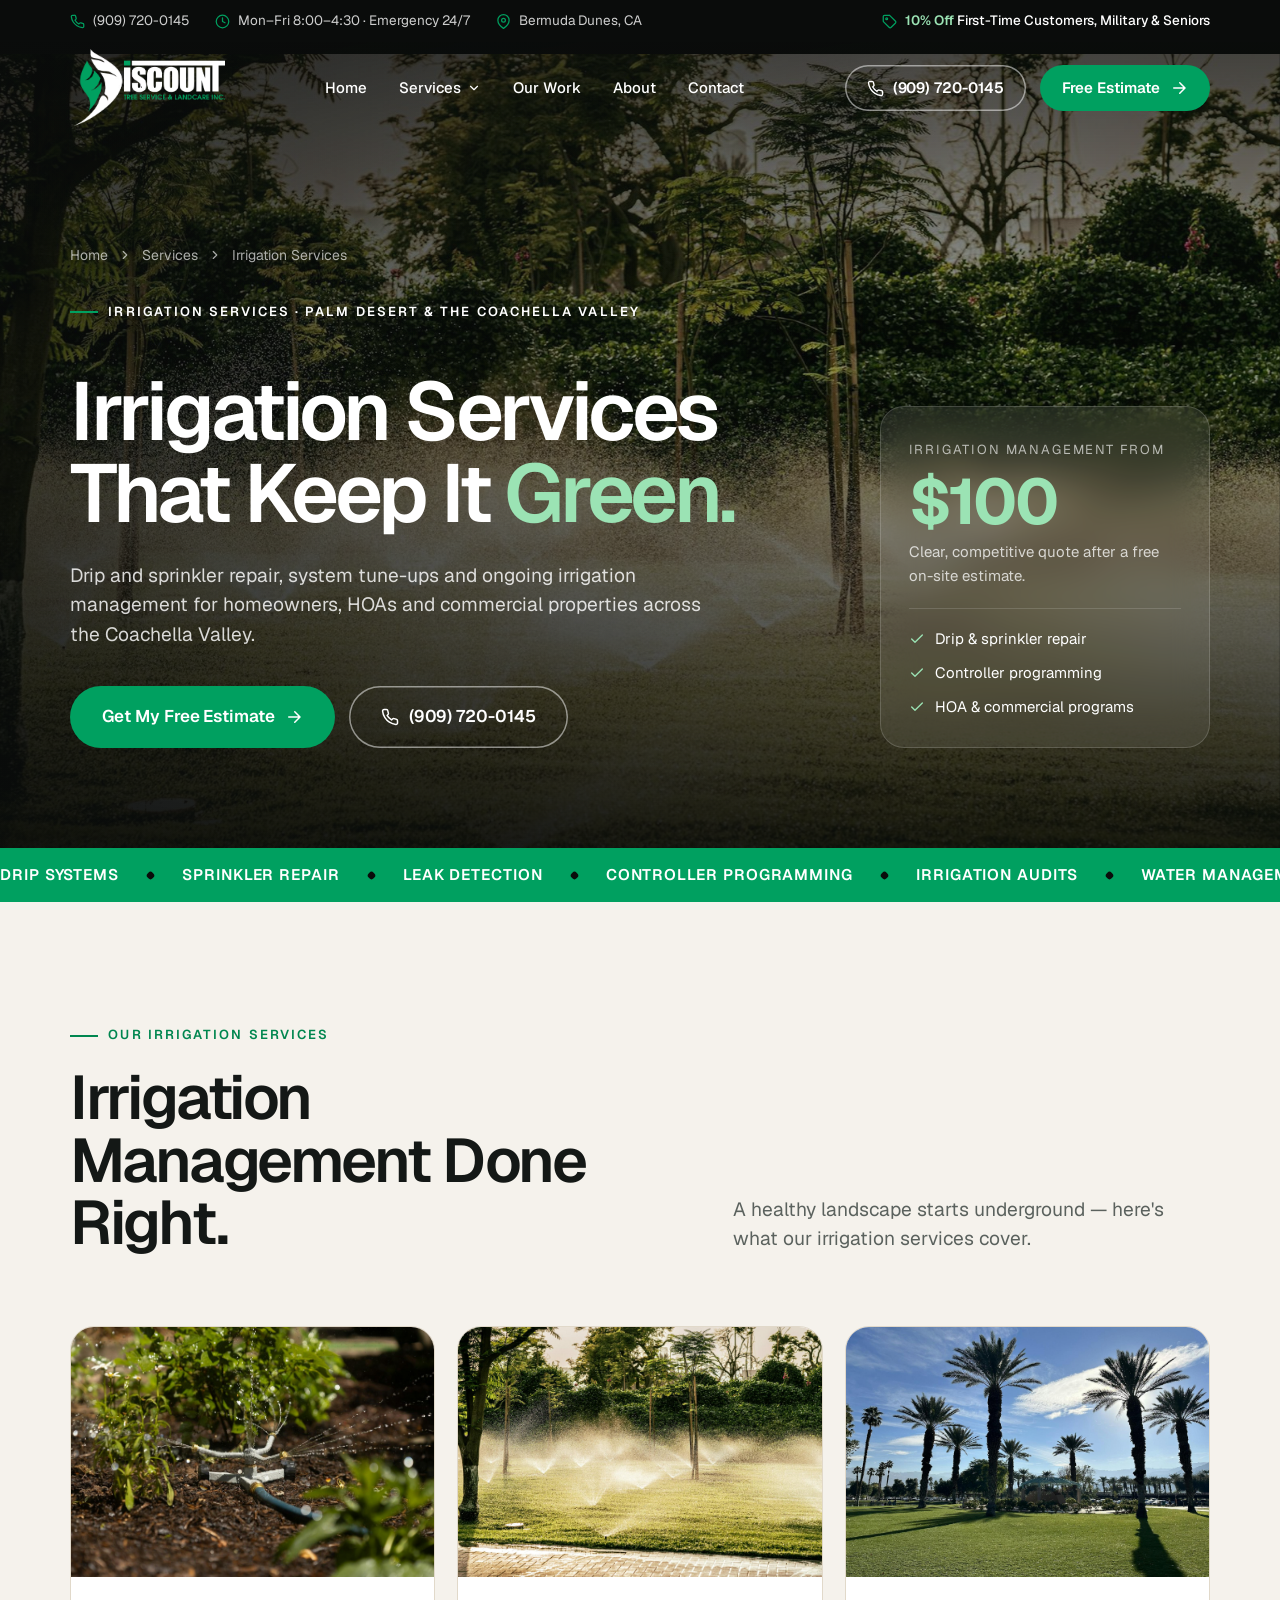
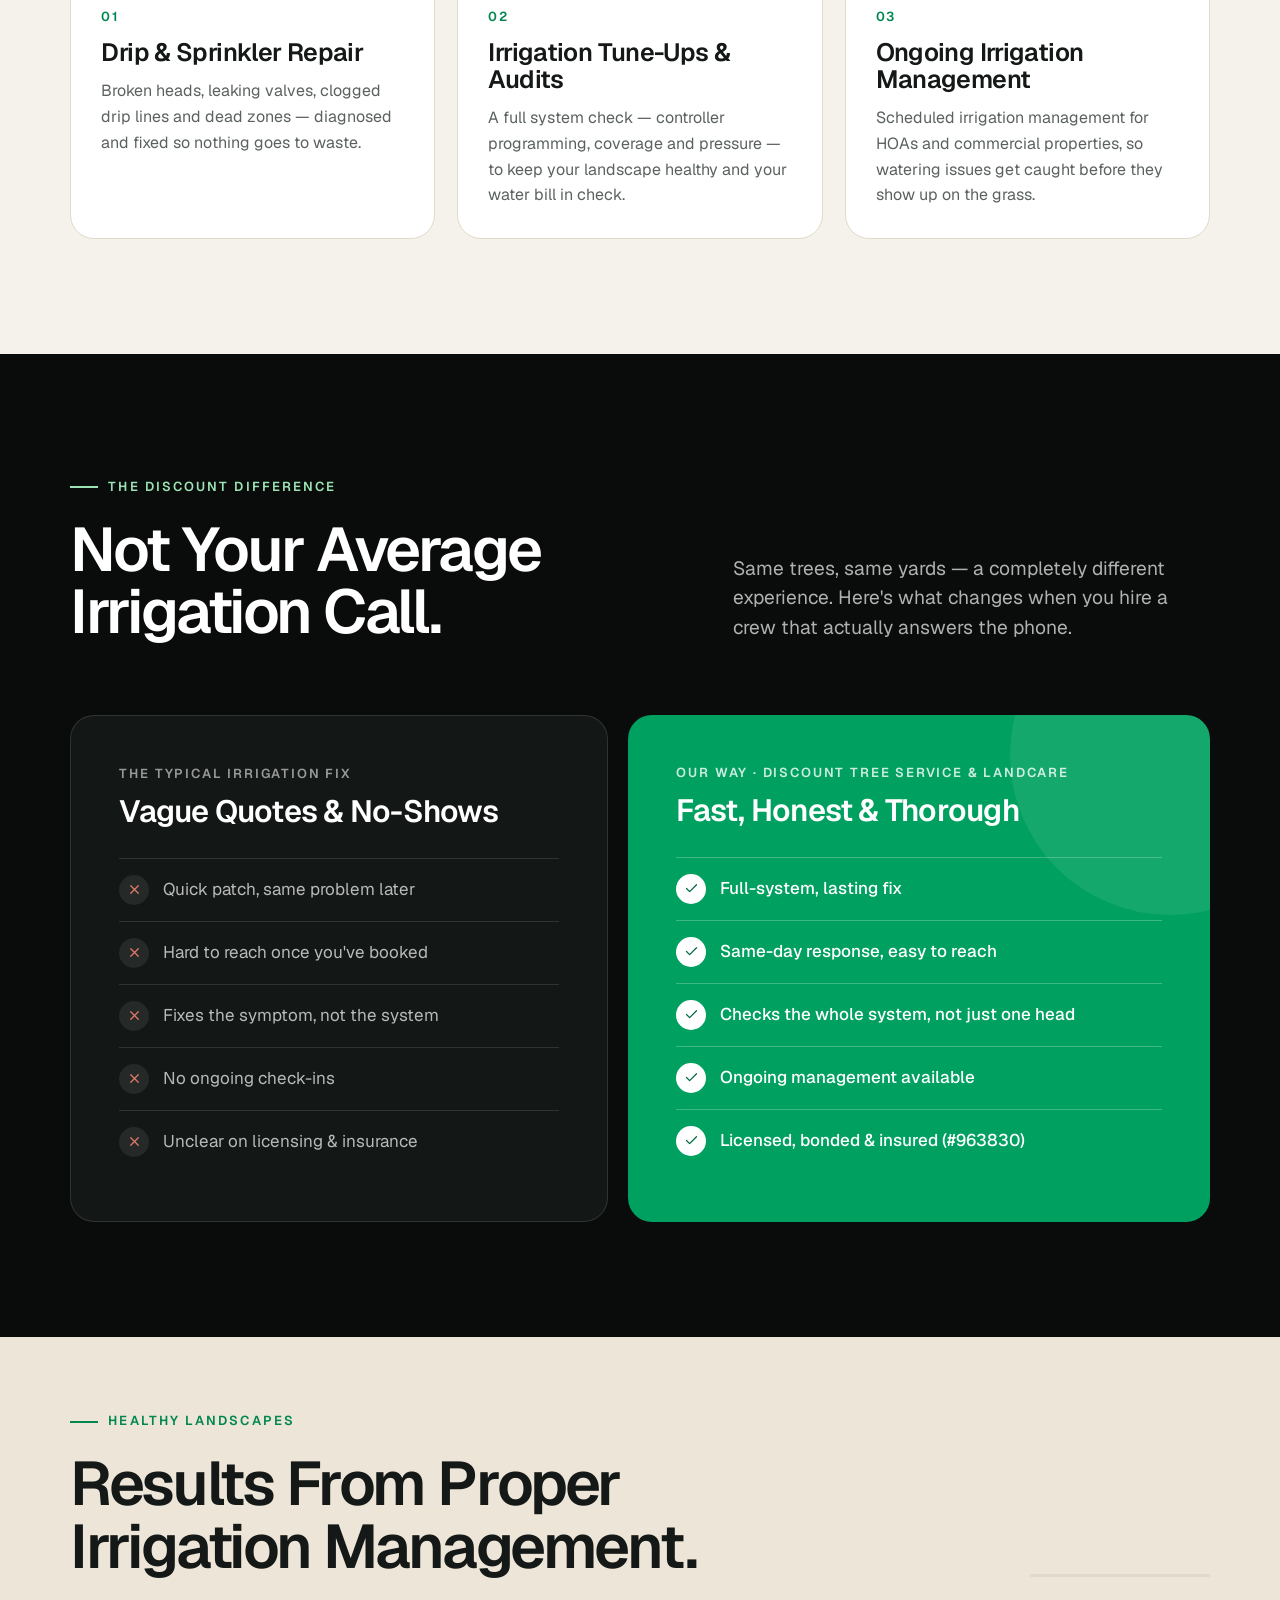
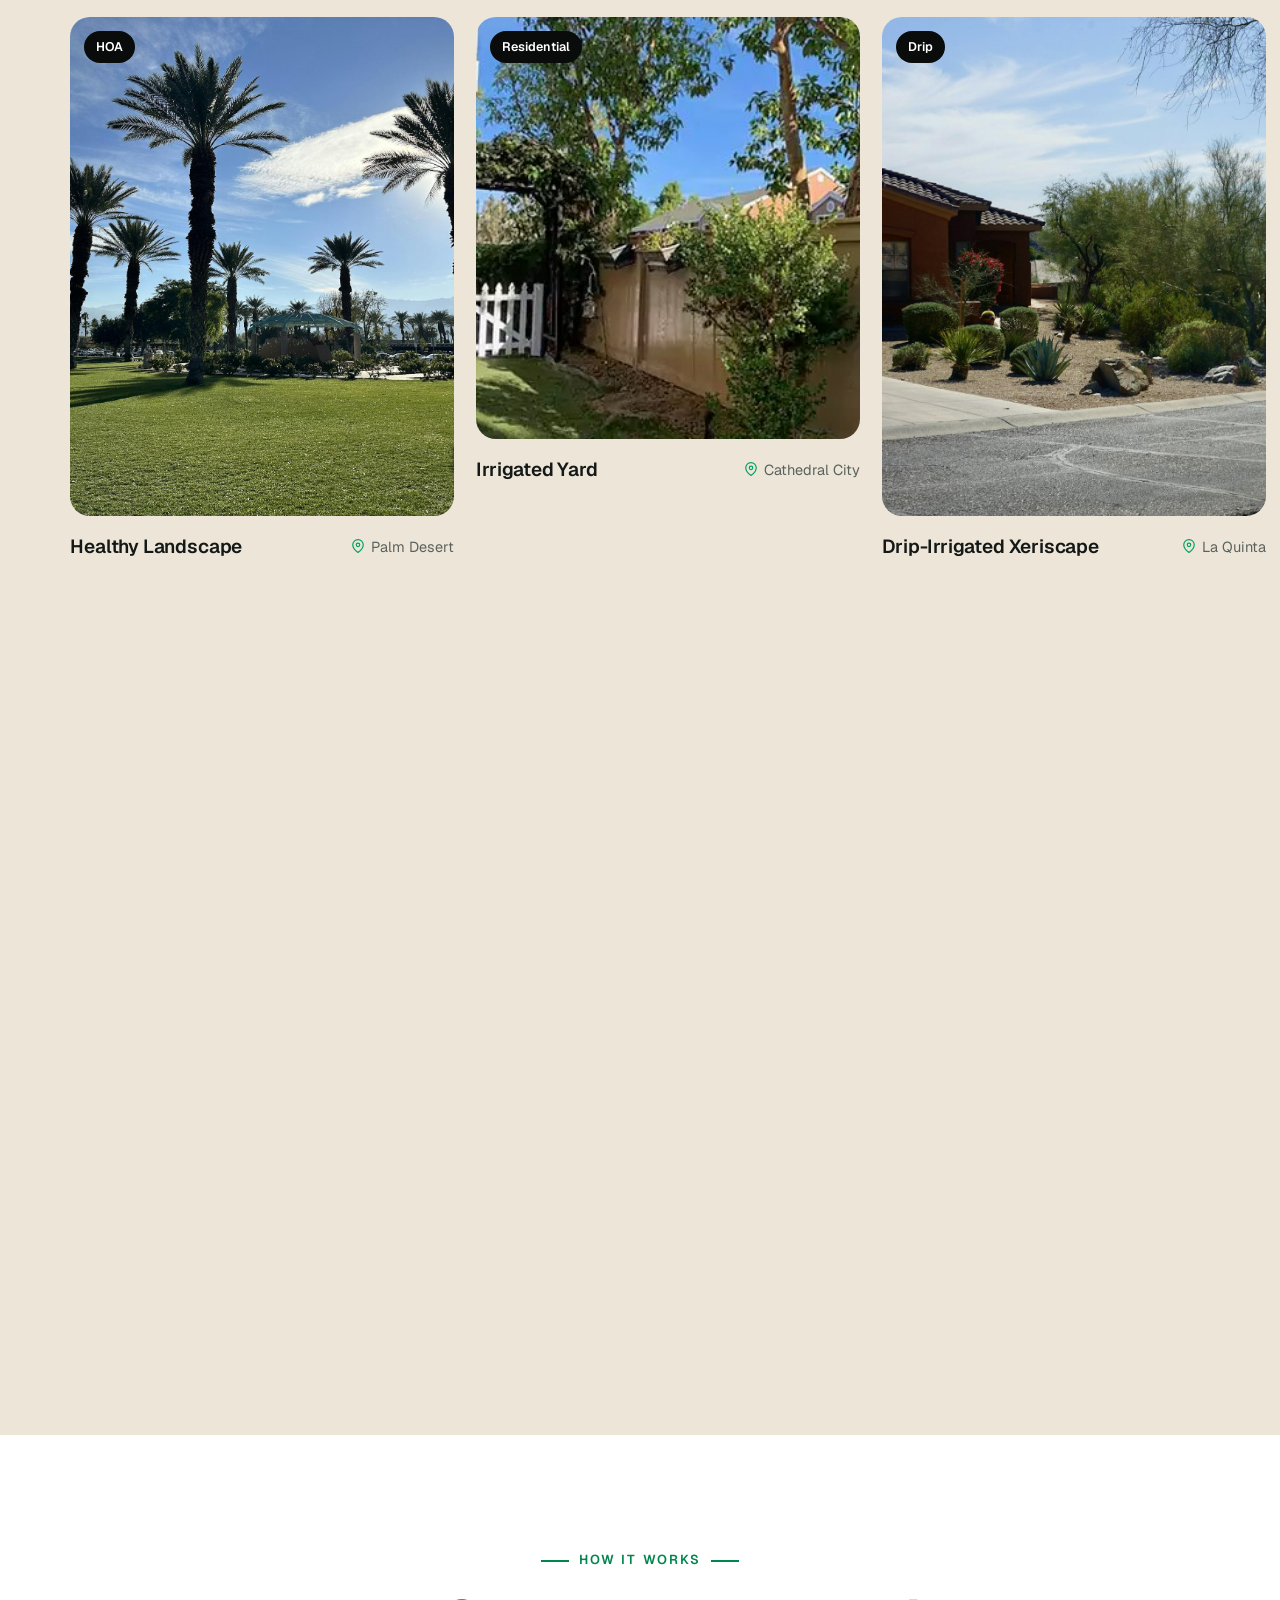
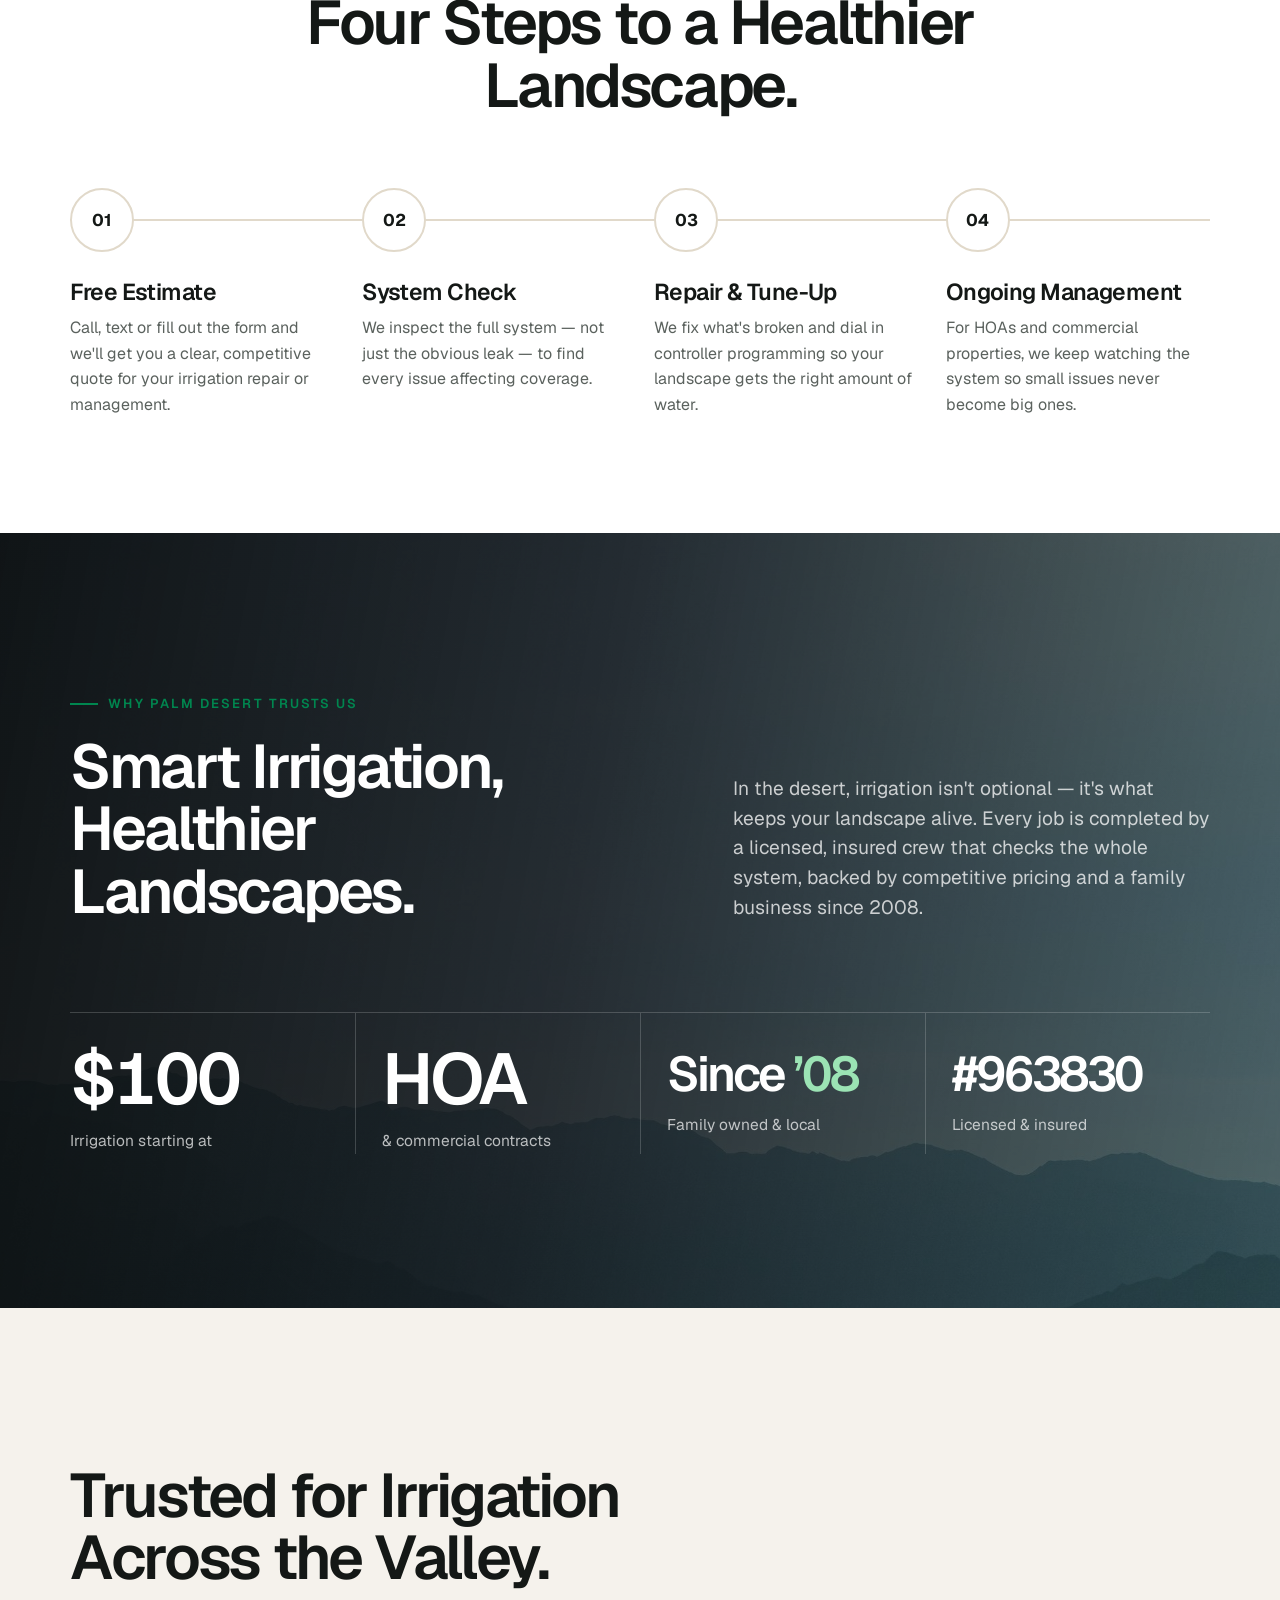
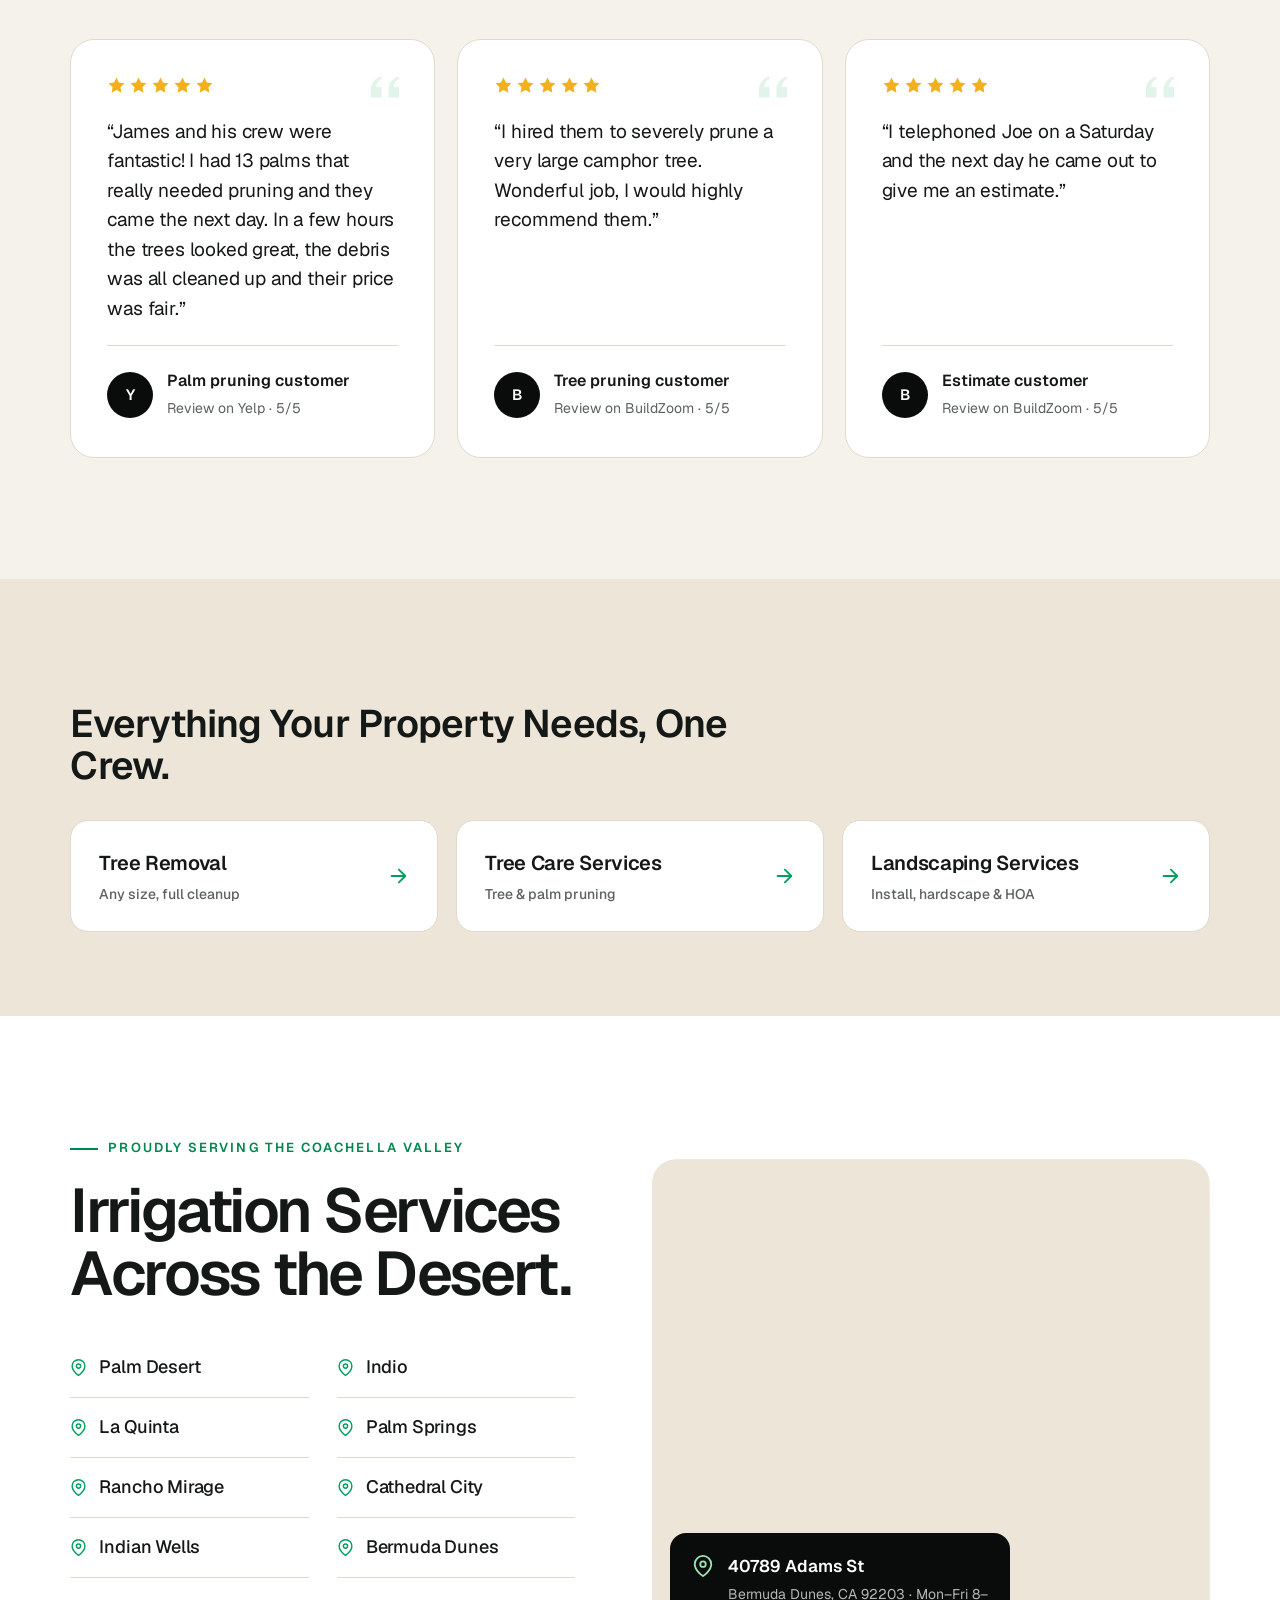
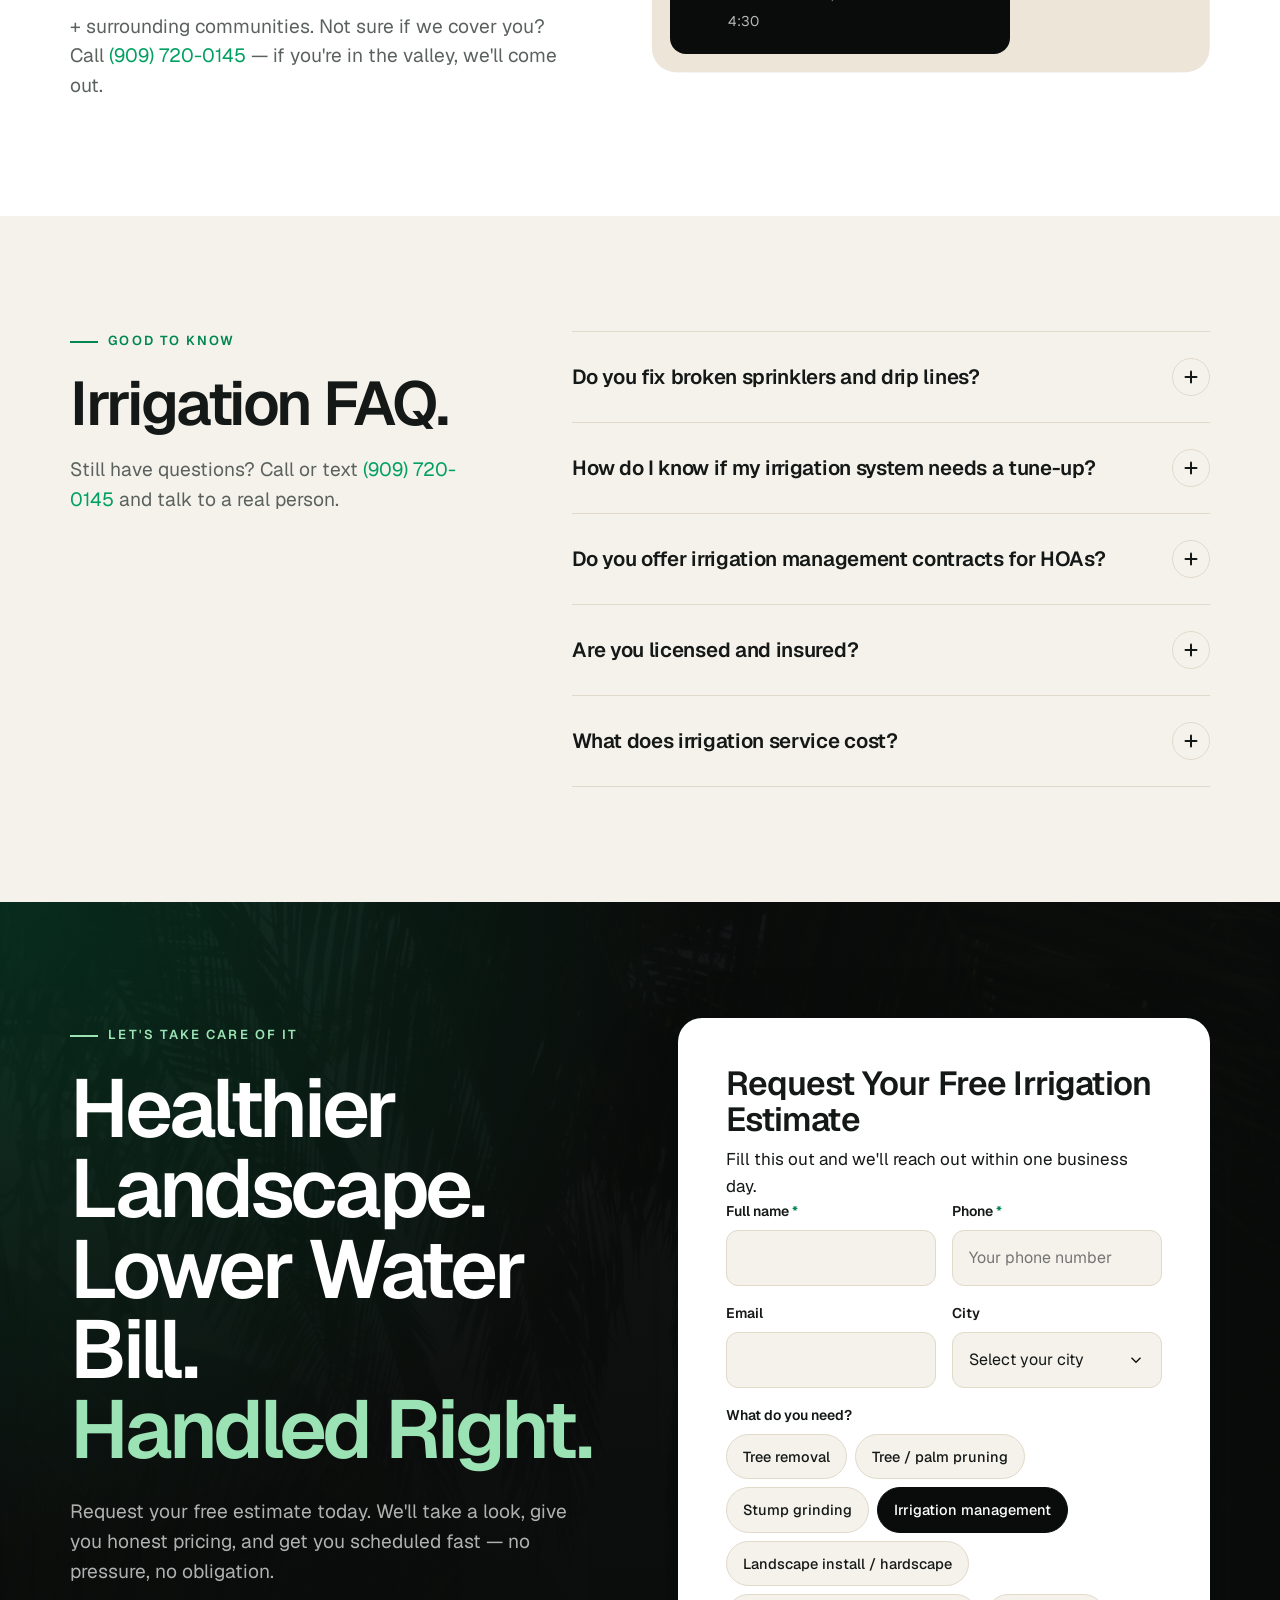
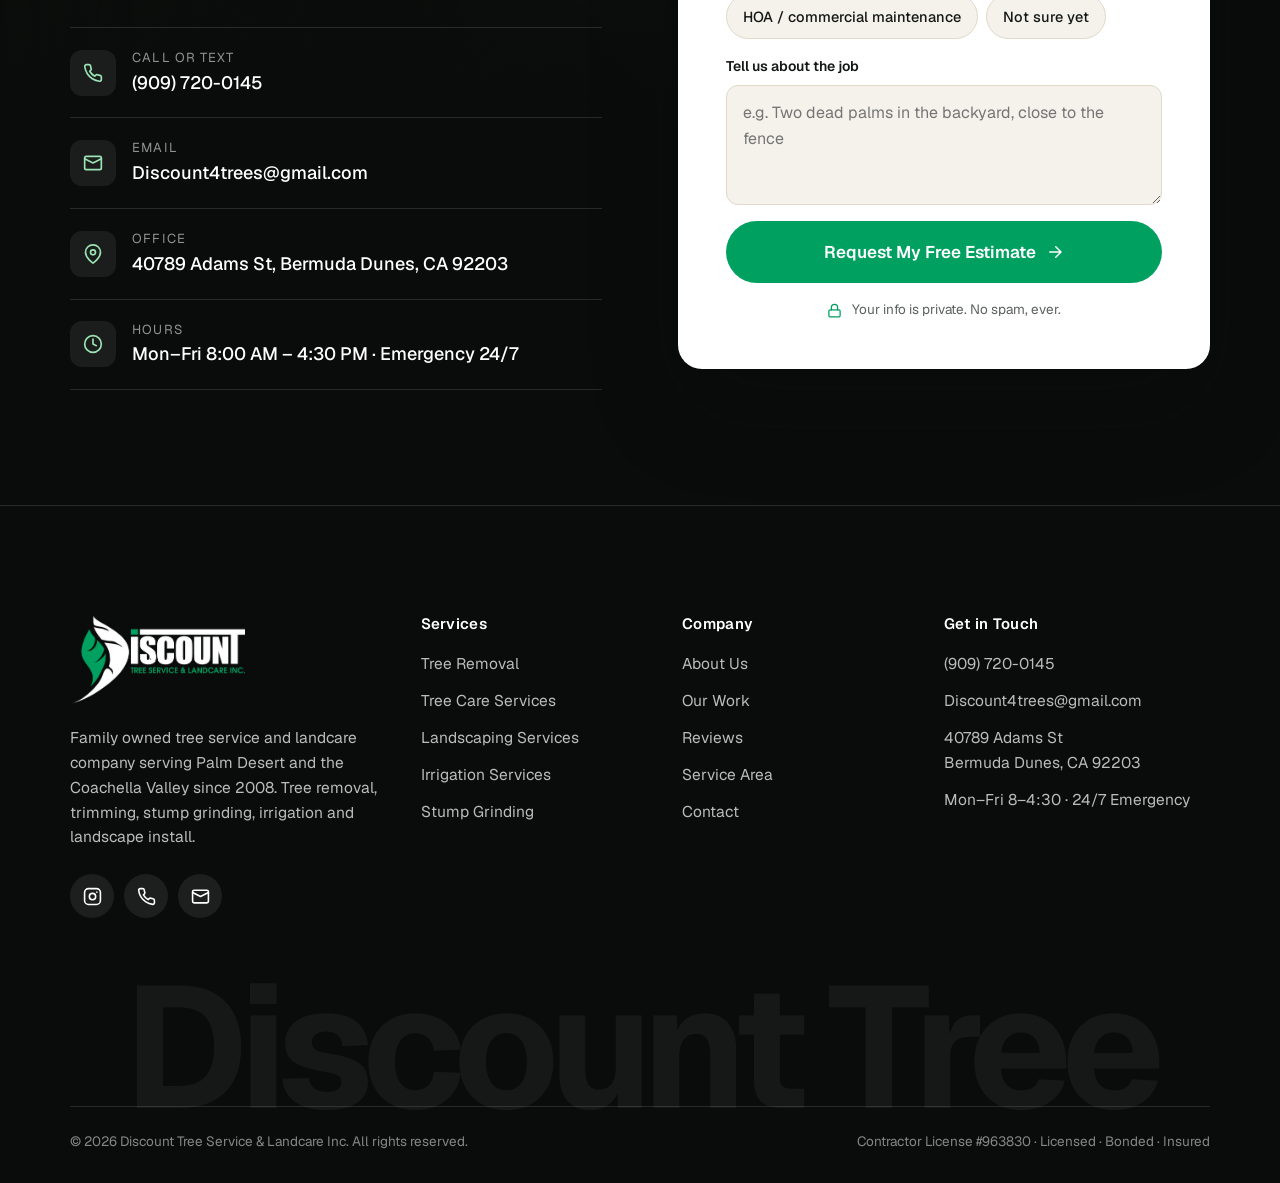
<file: irrigation-services.html>
<!DOCTYPE html>
<html lang="en">
<head>
<meta charset="UTF-8">
<meta name="viewport" content="width=device-width, initial-scale=1.0">
<title>Irrigation Services &amp; Management in Palm Desert &amp; the Coachella Valley | Discount Tree Service &amp; Landcare</title>
<meta name="description" content="Irrigation services &amp; management for homes, HOAs and commercial properties in Palm Desert &amp; the Coachella Valley. Drip &amp; sprinkler repair, tune-ups. Free estimates — (909) 720-0145.">
<meta name="theme-color" content="#0A0C0B">
<link rel="canonical" href="https://www.discountlandcareinc.com/irrigation-services.html">
<meta property="og:type" content="website">
<meta property="og:title" content="Irrigation Services &amp; Management in Palm Desert &amp; the Coachella Valley | Discount Tree Service &amp; Landcare">
<meta property="og:description" content="Irrigation services &amp; management for homes, HOAs and commercial properties in Palm Desert &amp; the Coachella Valley. Drip &amp; sprinkler repair, tune-ups. Free estimates — (909) 720-0145.">
<meta property="og:image" content="assets/content/image/stock/palm-desert-street.jpg">
<link rel="icon" type="image/png" href="assets/logos/favicon.png">
<link rel="preload" href="assets/fonts/Geist/Geist-SemiBold.ttf" as="font" type="font/ttf" crossorigin>
<link rel="stylesheet" href="css/styles.css">
</head>
<body>

<!-- UTILITY BAR -->
<div class="utility">
  <div class="wrap">
    <div class="u-left">
      <span class="u-item"><svg viewBox="0 0 24 24" fill="none" stroke="currentColor" stroke-width="2" stroke-linecap="round" stroke-linejoin="round" aria-hidden="true"><path d="M22 16.92v3a2 2 0 0 1-2.18 2 19.79 19.79 0 0 1-8.63-3.07 19.5 19.5 0 0 1-6-6 19.79 19.79 0 0 1-3.07-8.67A2 2 0 0 1 4.11 2h3a2 2 0 0 1 2 1.72c.13.96.36 1.9.7 2.81a2 2 0 0 1-.45 2.11L8.09 9.91a16 16 0 0 0 6 6l1.27-1.27a2 2 0 0 1 2.11-.45c.9.34 1.85.57 2.81.7A2 2 0 0 1 22 16.92z"/></svg><a href="tel:+19097200145">(909) 720-0145</a></span>
      <span class="u-item hide-sm"><svg viewBox="0 0 24 24" fill="none" stroke="currentColor" stroke-width="2" stroke-linecap="round" stroke-linejoin="round" aria-hidden="true"><circle cx="12" cy="12" r="10"/><path d="M12 6v6l4 2"/></svg>Mon–Fri 8:00–4:30 · Emergency 24/7</span>
      <span class="u-item hide-sm"><svg viewBox="0 0 24 24" fill="none" stroke="currentColor" stroke-width="2" stroke-linecap="round" stroke-linejoin="round" aria-hidden="true"><path d="M21 10c0 7-9 13-9 13s-9-6-9-13a9 9 0 0 1 18 0z"/><circle cx="12" cy="10" r="3"/></svg>Bermuda Dunes, CA</span>
    </div>
    <div class="u-offer"><svg viewBox="0 0 24 24" fill="none" stroke="currentColor" stroke-width="2" stroke-linecap="round" stroke-linejoin="round" aria-hidden="true"><path d="M12.59 2.59A2 2 0 0 0 11.17 2H4a2 2 0 0 0-2 2v7.17a2 2 0 0 0 .59 1.42l8.7 8.7a2.43 2.43 0 0 0 3.42 0l6.58-6.58a2.43 2.43 0 0 0 0-3.42z"/><circle cx="7.5" cy="7.5" r="1.5"/></svg><span><b>10% Off</b> First-Time Customers, Military &amp; Seniors</span></div>
  </div>
</div>

<!-- HEADER -->
<header class="site-header over-hero" id="top">
  <div class="wrap">
    <a class="logo" href="/" aria-label="Discount Tree Service &amp; Landcare — home"><img src="assets/logos/DiscountTree_3.png" alt="Discount Tree Service &amp; Landcare Inc." width="826" height="416"></a>
    <nav class="main-nav" aria-label="Main">
      <a href="/">Home</a>
      <div class="has-drop">
        <button type="button" aria-haspopup="true">Services <svg class="caret" viewBox="0 0 24 24" fill="none" stroke="currentColor" stroke-width="2" stroke-linecap="round" stroke-linejoin="round" aria-hidden="true"><path d="m6 9 6 6 6-6"/></svg></button>
        <div class="drop"><a href="tree-removal.html"><span class="d-ico"><svg viewBox="0 0 24 24" fill="none" stroke="currentColor" stroke-width="2" stroke-linecap="round" stroke-linejoin="round" aria-hidden="true"><path d="m14 12-8.5 8.5a2.12 2.12 0 1 1-3-3L11 9"/><path d="M15 13 9 7l4-4 6 6h3a8 8 0 0 1-7 7z"/></svg></span><b>Tree Removal</b><small>Any size, full cleanup</small></a><a href="tree-care-services.html"><span class="d-ico"><svg viewBox="0 0 24 24" fill="none" stroke="currentColor" stroke-width="2" stroke-linecap="round" stroke-linejoin="round" aria-hidden="true"><circle cx="6" cy="6" r="3"/><circle cx="6" cy="18" r="3"/><path d="M20 4 8.12 15.88M14.47 14.48 20 20M8.12 8.12 12 12"/></svg></span><b>Tree Care Services</b><small>Tree & palm pruning</small></a><a href="landscaping-services.html"><span class="d-ico"><svg viewBox="0 0 24 24" fill="none" stroke="currentColor" stroke-width="2" stroke-linecap="round" stroke-linejoin="round" aria-hidden="true"><path d="M2 22 7 17M16.5 3.5a2.12 2.12 0 0 1 3 3L13 13l-3-3z"/><path d="m9.5 13.5-3 3a2 2 0 0 0 0 2.83l.17.17a2 2 0 0 0 2.83 0l3-3"/></svg></span><b>Landscaping Services</b><small>Install, hardscape & HOA</small></a><a href="irrigation-services.html"><span class="d-ico"><svg viewBox="0 0 24 24" fill="none" stroke="currentColor" stroke-width="2" stroke-linecap="round" stroke-linejoin="round" aria-hidden="true"><path d="M12 22a7 7 0 0 0 7-7c0-2-1-3.9-3-5.5s-3.5-4-4-6.5c-.5 2.5-2 4.9-4 6.5C6 11.1 5 13 5 15a7 7 0 0 0 7 7z"/></svg></span><b>Irrigation Services</b><small>Drip, sprinkler & management</small></a></div>
      </div>
      <a href="/#work">Our Work</a>
      <a href="about.html">About</a>
      <a href="#estimate">Contact</a>
    </nav>
    <div class="header-cta">
      <a class="btn btn-ghost header-phone-btn" href="tel:+19097200145" aria-label="Call (909) 720-0145"><svg viewBox="0 0 24 24" fill="none" stroke="currentColor" stroke-width="2" stroke-linecap="round" stroke-linejoin="round" aria-hidden="true"><path d="M22 16.92v3a2 2 0 0 1-2.18 2 19.79 19.79 0 0 1-8.63-3.07 19.5 19.5 0 0 1-6-6 19.79 19.79 0 0 1-3.07-8.67A2 2 0 0 1 4.11 2h3a2 2 0 0 1 2 1.72c.13.96.36 1.9.7 2.81a2 2 0 0 1-.45 2.11L8.09 9.91a16 16 0 0 0 6 6l1.27-1.27a2 2 0 0 1 2.11-.45c.9.34 1.85.57 2.81.7A2 2 0 0 1 22 16.92z"/></svg><span class="ph-num">(909) 720-0145</span></a>
      <a class="btn" href="#estimate">Free Estimate <svg class="arrow" viewBox="0 0 24 24" fill="none" stroke="currentColor" stroke-width="2" stroke-linecap="round" stroke-linejoin="round" aria-hidden="true"><path d="M5 12h14M13 5l7 7-7 7"/></svg></a>
      <button class="nav-toggle" type="button" aria-label="Open menu" aria-expanded="false"><span></span></button>
    </div>
  </div>
</header>

<div class="mobile-menu" aria-label="Mobile menu">
  <nav>
    <a href="/">Home <svg viewBox="0 0 24 24" fill="none" stroke="currentColor" stroke-width="2" stroke-linecap="round" stroke-linejoin="round" aria-hidden="true"><path d="M5 12h14M13 5l7 7-7 7"/></svg></a>
    <a class="sub" href="tree-removal.html">Tree Removal</a><a class="sub" href="tree-care-services.html">Tree Care Services</a><a class="sub" href="landscaping-services.html">Landscaping Services</a><a class="sub" href="irrigation-services.html">Irrigation Services</a>
    <a href="/#work">Our Work <svg viewBox="0 0 24 24" fill="none" stroke="currentColor" stroke-width="2" stroke-linecap="round" stroke-linejoin="round" aria-hidden="true"><path d="M5 12h14M13 5l7 7-7 7"/></svg></a>
    <a href="about.html">About <svg viewBox="0 0 24 24" fill="none" stroke="currentColor" stroke-width="2" stroke-linecap="round" stroke-linejoin="round" aria-hidden="true"><path d="M5 12h14M13 5l7 7-7 7"/></svg></a>
    <a href="#estimate">Contact <svg viewBox="0 0 24 24" fill="none" stroke="currentColor" stroke-width="2" stroke-linecap="round" stroke-linejoin="round" aria-hidden="true"><path d="M5 12h14M13 5l7 7-7 7"/></svg></a>
  </nav>
  <div class="mm-foot">
    <a class="btn btn-lg btn-block" href="tel:+19097200145"><svg viewBox="0 0 24 24" fill="none" stroke="currentColor" stroke-width="2" stroke-linecap="round" stroke-linejoin="round" aria-hidden="true"><path d="M22 16.92v3a2 2 0 0 1-2.18 2 19.79 19.79 0 0 1-8.63-3.07 19.5 19.5 0 0 1-6-6 19.79 19.79 0 0 1-3.07-8.67A2 2 0 0 1 4.11 2h3a2 2 0 0 1 2 1.72c.13.96.36 1.9.7 2.81a2 2 0 0 1-.45 2.11L8.09 9.91a16 16 0 0 0 6 6l1.27-1.27a2 2 0 0 1 2.11-.45c.9.34 1.85.57 2.81.7A2 2 0 0 1 22 16.92z"/></svg> Call (909) 720-0145</a>
    <a class="btn btn-lg btn-block btn-ghost" href="#estimate">Get a Free Estimate</a>
    <p>Mon–Fri 8:00 AM – 4:30 PM · 24/7 emergency service · Lic. #963830</p>
  </div>
</div>

<main>
<!-- PAGE HERO -->
<section class="page-hero hero">
  <div class="hero-media"><img src="assets/content/image/stock/sprinklers-lawn.jpg" alt="Sprinklers watering a green lawn at golden hour" data-parallax=".16" fetchpriority="high"></div>
  <div class="wrap">
    <div class="page-hero-grid hero-inner">
      <div>
        <nav class="crumbs" aria-label="Breadcrumb" data-reveal><a href="/">Home</a><svg viewBox="0 0 24 24" fill="none" stroke="currentColor" stroke-width="2" stroke-linecap="round" stroke-linejoin="round" aria-hidden="true"><path d="m9 18 6-6-6-6"/></svg><span>Services</span><svg viewBox="0 0 24 24" fill="none" stroke="currentColor" stroke-width="2" stroke-linecap="round" stroke-linejoin="round" aria-hidden="true"><path d="m9 18 6-6-6-6"/></svg><span>Irrigation Services</span></nav>
        <span class="eyebrow" data-reveal>Irrigation Services · Palm Desert &amp; the Coachella Valley</span>
        <h1 data-split>Irrigation Services<br>That Keep It <span class="accent">Green.</span></h1>
        <p class="lead" data-reveal style="--d:.35s">Drip and sprinkler repair, system tune-ups and ongoing irrigation management for homeowners, HOAs and commercial properties across the Coachella Valley.</p>
        <div class="hero-actions" data-reveal style="--d:.45s">
          <a class="btn btn-lg" href="#estimate">Get My Free Estimate <svg class="arrow" viewBox="0 0 24 24" fill="none" stroke="currentColor" stroke-width="2" stroke-linecap="round" stroke-linejoin="round" aria-hidden="true"><path d="M5 12h14M13 5l7 7-7 7"/></svg></a>
          <a class="btn btn-lg btn-ghost" href="tel:+19097200145"><svg viewBox="0 0 24 24" fill="none" stroke="currentColor" stroke-width="2" stroke-linecap="round" stroke-linejoin="round" aria-hidden="true"><path d="M22 16.92v3a2 2 0 0 1-2.18 2 19.79 19.79 0 0 1-8.63-3.07 19.5 19.5 0 0 1-6-6 19.79 19.79 0 0 1-3.07-8.67A2 2 0 0 1 4.11 2h3a2 2 0 0 1 2 1.72c.13.96.36 1.9.7 2.81a2 2 0 0 1-.45 2.11L8.09 9.91a16 16 0 0 0 6 6l1.27-1.27a2 2 0 0 1 2.11-.45c.9.34 1.85.57 2.81.7A2 2 0 0 1 22 16.92z"/></svg> (909) 720-0145</a>
        </div>
      </div>
      <aside class="price-tile" data-reveal="right" style="--d:.5s">
        <small>Irrigation management from</small>
        <b>$100</b>
        <p>Clear, competitive quote after a free on-site estimate.</p>
        <ul><li><svg viewBox="0 0 24 24" fill="none" stroke="currentColor" stroke-width="2" stroke-linecap="round" stroke-linejoin="round" aria-hidden="true"><path d="M20 6 9 17l-5-5"/></svg>Drip &amp; sprinkler repair</li><li><svg viewBox="0 0 24 24" fill="none" stroke="currentColor" stroke-width="2" stroke-linecap="round" stroke-linejoin="round" aria-hidden="true"><path d="M20 6 9 17l-5-5"/></svg>Controller programming</li><li><svg viewBox="0 0 24 24" fill="none" stroke="currentColor" stroke-width="2" stroke-linecap="round" stroke-linejoin="round" aria-hidden="true"><path d="M20 6 9 17l-5-5"/></svg>HOA &amp; commercial programs</li></ul>
      </aside>
    </div>
  </div>
</section>

<div class="marquee" aria-hidden="true">
  <div class="marquee-track"><div class="marquee-group"><span>Drip Systems</span><i></i><span>Sprinkler Repair</span><i></i><span>Leak Detection</span><i></i><span>Controller Programming</span><i></i><span>Irrigation Audits</span><i></i><span>Water Management</span><i></i></div><div class="marquee-group"><span>Drip Systems</span><i></i><span>Sprinkler Repair</span><i></i><span>Leak Detection</span><i></i><span>Controller Programming</span><i></i><span>Irrigation Audits</span><i></i><span>Water Management</span><i></i></div></div>
</div>

<!-- SERVICE DETAILS -->
<section class="section" id="details">
  <div class="wrap">
    <div class="section-head split">
      <div>
        <span class="eyebrow" data-reveal>Our Irrigation Services</span>
        <h2 class="h2" style="margin-top:20px" data-reveal>Irrigation Management Done Right.</h2>
      </div>
      <p class="lead" data-reveal>A healthy landscape starts underground — here's what our irrigation services cover.</p>
    </div>
    <div class="detail-grid" data-stagger=".12"><article class="detail-card" data-reveal><div class="d-img"><img src="assets/content/image/stock/sprinkler-closeup.jpg" alt="Drip &amp; Sprinkler Repair" loading="lazy"></div><div class="d-body"><span class="d-num">01</span><h3>Drip &amp; Sprinkler Repair</h3><p>Broken heads, leaking valves, clogged drip lines and dead zones — diagnosed and fixed so nothing goes to waste.</p></div></article><article class="detail-card" data-reveal><div class="d-img"><img src="assets/content/image/stock/sprinklers-lawn.jpg" alt="Irrigation Tune-Ups &amp; Audits" loading="lazy"></div><div class="d-body"><span class="d-num">02</span><h3>Irrigation Tune-Ups &amp; Audits</h3><p>A full system check — controller programming, coverage and pressure — to keep your landscape healthy and your water bill in check.</p></div></article><article class="detail-card" data-reveal><div class="d-img"><img src="assets/content/image/stock/palms-on-lawn.jpg" alt="Ongoing Irrigation Management" loading="lazy"></div><div class="d-body"><span class="d-num">03</span><h3>Ongoing Irrigation Management</h3><p>Scheduled irrigation management for HOAs and commercial properties, so watering issues get caught before they show up on the grass.</p></div></article></div>
  </div>
</section>

<!-- DISCOUNT DIFFERENCE -->
<section class="section bg-dark">
  <div class="wrap">
    <div class="section-head split">
      <div>
        <span class="eyebrow" data-reveal>The Discount Difference</span>
        <h2 class="h2" style="margin-top:20px" data-reveal>Not Your Average<br>Irrigation Call.</h2>
      </div>
      <p class="lead" data-reveal>Same trees, same yards — a completely different experience. Here's what changes when you hire a crew that actually answers the phone.</p>
    </div>
    <div class="compare" data-stagger=".15">
      <div class="cmp-col theirs" data-reveal="left">
        <div class="cmp-label">The Typical Irrigation Fix</div>
        <h3>Vague Quotes &amp; No-Shows</h3>
        <ul><li><span class="ic"><svg viewBox="0 0 24 24" fill="none" stroke="currentColor" stroke-width="2" stroke-linecap="round" stroke-linejoin="round" aria-hidden="true"><path d="M18 6 6 18M6 6l12 12"/></svg></span>Quick patch, same problem later</li><li><span class="ic"><svg viewBox="0 0 24 24" fill="none" stroke="currentColor" stroke-width="2" stroke-linecap="round" stroke-linejoin="round" aria-hidden="true"><path d="M18 6 6 18M6 6l12 12"/></svg></span>Hard to reach once you've booked</li><li><span class="ic"><svg viewBox="0 0 24 24" fill="none" stroke="currentColor" stroke-width="2" stroke-linecap="round" stroke-linejoin="round" aria-hidden="true"><path d="M18 6 6 18M6 6l12 12"/></svg></span>Fixes the symptom, not the system</li><li><span class="ic"><svg viewBox="0 0 24 24" fill="none" stroke="currentColor" stroke-width="2" stroke-linecap="round" stroke-linejoin="round" aria-hidden="true"><path d="M18 6 6 18M6 6l12 12"/></svg></span>No ongoing check-ins</li><li><span class="ic"><svg viewBox="0 0 24 24" fill="none" stroke="currentColor" stroke-width="2" stroke-linecap="round" stroke-linejoin="round" aria-hidden="true"><path d="M18 6 6 18M6 6l12 12"/></svg></span>Unclear on licensing &amp; insurance</li></ul>
      </div>
      <div class="cmp-col ours" data-reveal="right">
        <div class="cmp-label">Our Way · Discount Tree Service &amp; Landcare</div>
        <h3>Fast, Honest &amp; Thorough</h3>
        <ul><li><span class="ic"><svg viewBox="0 0 24 24" fill="none" stroke="currentColor" stroke-width="2" stroke-linecap="round" stroke-linejoin="round" aria-hidden="true"><path d="M20 6 9 17l-5-5"/></svg></span>Full-system, lasting fix</li><li><span class="ic"><svg viewBox="0 0 24 24" fill="none" stroke="currentColor" stroke-width="2" stroke-linecap="round" stroke-linejoin="round" aria-hidden="true"><path d="M20 6 9 17l-5-5"/></svg></span>Same-day response, easy to reach</li><li><span class="ic"><svg viewBox="0 0 24 24" fill="none" stroke="currentColor" stroke-width="2" stroke-linecap="round" stroke-linejoin="round" aria-hidden="true"><path d="M20 6 9 17l-5-5"/></svg></span>Checks the whole system, not just one head</li><li><span class="ic"><svg viewBox="0 0 24 24" fill="none" stroke="currentColor" stroke-width="2" stroke-linecap="round" stroke-linejoin="round" aria-hidden="true"><path d="M20 6 9 17l-5-5"/></svg></span>Ongoing management available</li><li><span class="ic"><svg viewBox="0 0 24 24" fill="none" stroke="currentColor" stroke-width="2" stroke-linecap="round" stroke-linejoin="round" aria-hidden="true"><path d="M20 6 9 17l-5-5"/></svg></span>Licensed, bonded &amp; insured (#963830)</li></ul>
      </div>
    </div>
  </div>
</section>

<!-- RECENT WORK (pinned horizontal scroll on desktop) -->
<section class="hscroll bg-sand" id="work">
  <div class="hscroll-pin">
    <div class="hscroll-head">
      <div class="wrap">
        <div class="section-head" style="margin:0">
          <span class="eyebrow" data-reveal>Healthy Landscapes</span>
          <h2 class="h2" data-reveal>Results From Proper<br>Irrigation Management.</h2>
        </div>
        <div class="hscroll-progress" aria-hidden="true"><i></i></div>
      </div>
    </div>
    <div class="hscroll-track">
      <article class="work-card tall"><div class="w-img"><span class="w-flag">HOA</span><img src="assets/content/image/stock/palms-on-lawn.jpg" alt="Healthy Landscape in Palm Desert" loading="lazy"></div><div class="w-meta"><b>Healthy Landscape</b><span><svg viewBox="0 0 24 24" fill="none" stroke="currentColor" stroke-width="2" stroke-linecap="round" stroke-linejoin="round" aria-hidden="true"><path d="M21 10c0 7-9 13-9 13s-9-6-9-13a9 9 0 0 1 18 0z"/><circle cx="12" cy="10" r="3"/></svg>Palm Desert</span></div></article><article class="work-card"><div class="w-img"><span class="w-flag">Residential</span><img src="assets/content/image/jobs/backyard-cleanup.jpg" alt="Irrigated Yard in Cathedral City" loading="lazy"></div><div class="w-meta"><b>Irrigated Yard</b><span><svg viewBox="0 0 24 24" fill="none" stroke="currentColor" stroke-width="2" stroke-linecap="round" stroke-linejoin="round" aria-hidden="true"><path d="M21 10c0 7-9 13-9 13s-9-6-9-13a9 9 0 0 1 18 0z"/><circle cx="12" cy="10" r="3"/></svg>Cathedral City</span></div></article><article class="work-card tall"><div class="w-img"><span class="w-flag">Drip</span><img src="assets/content/image/stock/desert-home-xeriscape.jpg" alt="Drip-Irrigated Xeriscape in La Quinta" loading="lazy"></div><div class="w-meta"><b>Drip-Irrigated Xeriscape</b><span><svg viewBox="0 0 24 24" fill="none" stroke="currentColor" stroke-width="2" stroke-linecap="round" stroke-linejoin="round" aria-hidden="true"><path d="M21 10c0 7-9 13-9 13s-9-6-9-13a9 9 0 0 1 18 0z"/><circle cx="12" cy="10" r="3"/></svg>La Quinta</span></div></article><article class="work-card"><div class="w-img"><span class="w-flag">Repair</span><img src="assets/content/image/stock/sprinkler-closeup.jpg" alt="Sprinkler Tune-Up in Palm Springs" loading="lazy"></div><div class="w-meta"><b>Sprinkler Tune-Up</b><span><svg viewBox="0 0 24 24" fill="none" stroke="currentColor" stroke-width="2" stroke-linecap="round" stroke-linejoin="round" aria-hidden="true"><path d="M21 10c0 7-9 13-9 13s-9-6-9-13a9 9 0 0 1 18 0z"/><circle cx="12" cy="10" r="3"/></svg>Palm Springs</span></div></article>
      <article class="work-card cta-card"><div class="w-img"><h3>Your Yard<br>Could Be Next.</h3><div><p style="color:rgba(255,255,255,.7);margin-bottom:22px">Free on-site estimates across the Coachella Valley.</p><a class="btn" href="#estimate">Get My Free Estimate <svg class="arrow" viewBox="0 0 24 24" fill="none" stroke="currentColor" stroke-width="2" stroke-linecap="round" stroke-linejoin="round" aria-hidden="true"><path d="M5 12h14M13 5l7 7-7 7"/></svg></a></div></div><div class="w-meta"><b>&nbsp;</b></div></article>
    </div>
  </div>
</section>

<!-- HOW IT WORKS -->
<section class="section bg-paper">
  <div class="wrap">
    <div class="section-head center">
      <span class="eyebrow center" data-reveal>How It Works</span>
      <h2 class="h2" data-reveal>Four Steps to a Healthier Landscape.</h2>
    </div>
    <div class="steps" data-stagger=".12">
      <div class="steps-line"><i></i></div>
      <div class="step" data-reveal><span class="dot">01</span><div><h3>Free Estimate</h3><p>Call, text or fill out the form and we'll get you a clear, competitive quote for your irrigation repair or management.</p></div></div><div class="step" data-reveal><span class="dot">02</span><div><h3>System Check</h3><p>We inspect the full system — not just the obvious leak — to find every issue affecting coverage.</p></div></div><div class="step" data-reveal><span class="dot">03</span><div><h3>Repair &amp; Tune-Up</h3><p>We fix what's broken and dial in controller programming so your landscape gets the right amount of water.</p></div></div><div class="step" data-reveal><span class="dot">04</span><div><h3>Ongoing Management</h3><p>For HOAs and commercial properties, we keep watching the system so small issues never become big ones.</p></div></div>
    </div>
  </div>
</section>

<!-- WHY US / STATS -->
<section class="stats-band">
  <div class="bg" data-parallax=".12"><img src="assets/content/image/stock/mountains-dusk.jpg" alt="" loading="lazy"></div>
  <div class="wrap">
    <div class="stats-top">
      <div>
        <span class="eyebrow" data-reveal>Why Palm Desert Trusts Us</span>
        <h2 class="h2" style="margin-top:20px" data-reveal>Smart Irrigation,<br>Healthier Landscapes.</h2>
      </div>
      <p class="lead" data-reveal>In the desert, irrigation isn't optional — it's what keeps your landscape alive. Every job is completed by a licensed, insured crew that checks the whole system, backed by competitive pricing and a family business since 2008.</p>
    </div>
    <div class="stats" data-stagger=".1"><div class="stat" data-reveal><b>$100</b><span>Irrigation starting at</span></div><div class="stat" data-reveal><b>HOA</b><span>&amp; commercial contracts</span></div><div class="stat" data-reveal><b class="word">Since <span class="accent">’08</span></b><span>Family owned &amp; local</span></div><div class="stat" data-reveal><b class="word">#963830</b><span>Licensed &amp; insured</span></div></div>
  </div>
</section>

<!-- REVIEWS -->
<!-- NOTE: real customer quotes from Yelp & BuildZoom. Swap in Google Business Profile reviews (with names) once pulled from GBP. -->
<section class="section" id="reviews">
  <div class="wrap" data-slider>
    <div class="reviews-head">
      <div class="section-head" style="margin:0">
        <span class="eyebrow" data-reveal>Reviews From Real Customers</span>
        <h2 class="h2" data-reveal>Trusted for Irrigation<br>Across the Valley.</h2>
      </div>
    </div>
    <div class="rv-track" data-reveal>
        <article class="rv-card">
          <svg class="q" viewBox="0 0 24 24" fill="currentColor" aria-hidden="true"><path d="M9.5 6C6 7.3 4 10 4 13.6V18h6v-6H7c0-2.3 1.2-3.9 3.3-4.7zm10 0C16 7.3 14 10 14 13.6V18h6v-6h-3c0-2.3 1.2-3.9 3.3-4.7z"/></svg>
          <div class="stars" aria-label="5 out of 5 stars"><svg viewBox="0 0 24 24" fill="currentColor" aria-hidden="true"><path d="m12 2 3.09 6.26L22 9.27l-5 4.87 1.18 6.88L12 17.77l-6.18 3.25L7 14.14 2 9.27l6.91-1.01z"/></svg><svg viewBox="0 0 24 24" fill="currentColor" aria-hidden="true"><path d="m12 2 3.09 6.26L22 9.27l-5 4.87 1.18 6.88L12 17.77l-6.18 3.25L7 14.14 2 9.27l6.91-1.01z"/></svg><svg viewBox="0 0 24 24" fill="currentColor" aria-hidden="true"><path d="m12 2 3.09 6.26L22 9.27l-5 4.87 1.18 6.88L12 17.77l-6.18 3.25L7 14.14 2 9.27l6.91-1.01z"/></svg><svg viewBox="0 0 24 24" fill="currentColor" aria-hidden="true"><path d="m12 2 3.09 6.26L22 9.27l-5 4.87 1.18 6.88L12 17.77l-6.18 3.25L7 14.14 2 9.27l6.91-1.01z"/></svg><svg viewBox="0 0 24 24" fill="currentColor" aria-hidden="true"><path d="m12 2 3.09 6.26L22 9.27l-5 4.87 1.18 6.88L12 17.77l-6.18 3.25L7 14.14 2 9.27l6.91-1.01z"/></svg></div>
          <blockquote>“James and his crew were fantastic! I had 13 palms that really needed pruning and they came the next day. In a few hours the trees looked great, the debris was all cleaned up and their price was fair.”</blockquote>
          <div class="who"><span class="av">Y</span><div><b>Palm pruning customer</b><small>Review on Yelp · 5/5</small></div></div>
        </article>
        <article class="rv-card">
          <svg class="q" viewBox="0 0 24 24" fill="currentColor" aria-hidden="true"><path d="M9.5 6C6 7.3 4 10 4 13.6V18h6v-6H7c0-2.3 1.2-3.9 3.3-4.7zm10 0C16 7.3 14 10 14 13.6V18h6v-6h-3c0-2.3 1.2-3.9 3.3-4.7z"/></svg>
          <div class="stars" aria-label="5 out of 5 stars"><svg viewBox="0 0 24 24" fill="currentColor" aria-hidden="true"><path d="m12 2 3.09 6.26L22 9.27l-5 4.87 1.18 6.88L12 17.77l-6.18 3.25L7 14.14 2 9.27l6.91-1.01z"/></svg><svg viewBox="0 0 24 24" fill="currentColor" aria-hidden="true"><path d="m12 2 3.09 6.26L22 9.27l-5 4.87 1.18 6.88L12 17.77l-6.18 3.25L7 14.14 2 9.27l6.91-1.01z"/></svg><svg viewBox="0 0 24 24" fill="currentColor" aria-hidden="true"><path d="m12 2 3.09 6.26L22 9.27l-5 4.87 1.18 6.88L12 17.77l-6.18 3.25L7 14.14 2 9.27l6.91-1.01z"/></svg><svg viewBox="0 0 24 24" fill="currentColor" aria-hidden="true"><path d="m12 2 3.09 6.26L22 9.27l-5 4.87 1.18 6.88L12 17.77l-6.18 3.25L7 14.14 2 9.27l6.91-1.01z"/></svg><svg viewBox="0 0 24 24" fill="currentColor" aria-hidden="true"><path d="m12 2 3.09 6.26L22 9.27l-5 4.87 1.18 6.88L12 17.77l-6.18 3.25L7 14.14 2 9.27l6.91-1.01z"/></svg></div>
          <blockquote>“I hired them to severely prune a very large camphor tree. Wonderful job, I would highly recommend them.”</blockquote>
          <div class="who"><span class="av">B</span><div><b>Tree pruning customer</b><small>Review on BuildZoom · 5/5</small></div></div>
        </article>
        <article class="rv-card">
          <svg class="q" viewBox="0 0 24 24" fill="currentColor" aria-hidden="true"><path d="M9.5 6C6 7.3 4 10 4 13.6V18h6v-6H7c0-2.3 1.2-3.9 3.3-4.7zm10 0C16 7.3 14 10 14 13.6V18h6v-6h-3c0-2.3 1.2-3.9 3.3-4.7z"/></svg>
          <div class="stars" aria-label="5 out of 5 stars"><svg viewBox="0 0 24 24" fill="currentColor" aria-hidden="true"><path d="m12 2 3.09 6.26L22 9.27l-5 4.87 1.18 6.88L12 17.77l-6.18 3.25L7 14.14 2 9.27l6.91-1.01z"/></svg><svg viewBox="0 0 24 24" fill="currentColor" aria-hidden="true"><path d="m12 2 3.09 6.26L22 9.27l-5 4.87 1.18 6.88L12 17.77l-6.18 3.25L7 14.14 2 9.27l6.91-1.01z"/></svg><svg viewBox="0 0 24 24" fill="currentColor" aria-hidden="true"><path d="m12 2 3.09 6.26L22 9.27l-5 4.87 1.18 6.88L12 17.77l-6.18 3.25L7 14.14 2 9.27l6.91-1.01z"/></svg><svg viewBox="0 0 24 24" fill="currentColor" aria-hidden="true"><path d="m12 2 3.09 6.26L22 9.27l-5 4.87 1.18 6.88L12 17.77l-6.18 3.25L7 14.14 2 9.27l6.91-1.01z"/></svg><svg viewBox="0 0 24 24" fill="currentColor" aria-hidden="true"><path d="m12 2 3.09 6.26L22 9.27l-5 4.87 1.18 6.88L12 17.77l-6.18 3.25L7 14.14 2 9.27l6.91-1.01z"/></svg></div>
          <blockquote>“I telephoned Joe on a Saturday and the next day he came out to give me an estimate.”</blockquote>
          <div class="who"><span class="av">B</span><div><b>Estimate customer</b><small>Review on BuildZoom · 5/5</small></div></div>
        </article>
    </div>
  </div>
</section>

<!-- RELATED -->
<section class="section-tight bg-sand">
  <div class="wrap">
    <div class="section-head" style="margin-bottom:34px"><span class="eyebrow" data-reveal>More Services</span><h2 class="h3" style="font-size:clamp(28px,3vw,40px)" data-reveal>Everything Your Property Needs, One Crew.</h2></div>
    <div class="related" data-stagger=".1"><a data-reveal href="tree-removal.html"><span>Tree Removal<small>Any size, full cleanup</small></span><svg viewBox="0 0 24 24" fill="none" stroke="currentColor" stroke-width="2" stroke-linecap="round" stroke-linejoin="round" aria-hidden="true"><path d="M5 12h14M13 5l7 7-7 7"/></svg></a><a data-reveal href="tree-care-services.html"><span>Tree Care Services<small>Tree & palm pruning</small></span><svg viewBox="0 0 24 24" fill="none" stroke="currentColor" stroke-width="2" stroke-linecap="round" stroke-linejoin="round" aria-hidden="true"><path d="M5 12h14M13 5l7 7-7 7"/></svg></a><a data-reveal href="landscaping-services.html"><span>Landscaping Services<small>Install, hardscape & HOA</small></span><svg viewBox="0 0 24 24" fill="none" stroke="currentColor" stroke-width="2" stroke-linecap="round" stroke-linejoin="round" aria-hidden="true"><path d="M5 12h14M13 5l7 7-7 7"/></svg></a></div>
  </div>
</section>

<!-- SERVICE AREA -->
<section class="section bg-paper" id="area">
  <div class="wrap area-grid">
    <div>
      <span class="eyebrow" data-reveal>Proudly Serving the Coachella Valley</span>
      <h2 class="h2" style="margin-top:20px" data-reveal>Irrigation Services<br>Across the Desert.</h2>
      <ul class="area-list" data-stagger=".05"><li data-reveal><svg viewBox="0 0 24 24" fill="none" stroke="currentColor" stroke-width="2" stroke-linecap="round" stroke-linejoin="round" aria-hidden="true"><path d="M21 10c0 7-9 13-9 13s-9-6-9-13a9 9 0 0 1 18 0z"/><circle cx="12" cy="10" r="3"/></svg>Palm Desert</li><li data-reveal><svg viewBox="0 0 24 24" fill="none" stroke="currentColor" stroke-width="2" stroke-linecap="round" stroke-linejoin="round" aria-hidden="true"><path d="M21 10c0 7-9 13-9 13s-9-6-9-13a9 9 0 0 1 18 0z"/><circle cx="12" cy="10" r="3"/></svg>Indio</li><li data-reveal><svg viewBox="0 0 24 24" fill="none" stroke="currentColor" stroke-width="2" stroke-linecap="round" stroke-linejoin="round" aria-hidden="true"><path d="M21 10c0 7-9 13-9 13s-9-6-9-13a9 9 0 0 1 18 0z"/><circle cx="12" cy="10" r="3"/></svg>La Quinta</li><li data-reveal><svg viewBox="0 0 24 24" fill="none" stroke="currentColor" stroke-width="2" stroke-linecap="round" stroke-linejoin="round" aria-hidden="true"><path d="M21 10c0 7-9 13-9 13s-9-6-9-13a9 9 0 0 1 18 0z"/><circle cx="12" cy="10" r="3"/></svg>Palm Springs</li><li data-reveal><svg viewBox="0 0 24 24" fill="none" stroke="currentColor" stroke-width="2" stroke-linecap="round" stroke-linejoin="round" aria-hidden="true"><path d="M21 10c0 7-9 13-9 13s-9-6-9-13a9 9 0 0 1 18 0z"/><circle cx="12" cy="10" r="3"/></svg>Rancho Mirage</li><li data-reveal><svg viewBox="0 0 24 24" fill="none" stroke="currentColor" stroke-width="2" stroke-linecap="round" stroke-linejoin="round" aria-hidden="true"><path d="M21 10c0 7-9 13-9 13s-9-6-9-13a9 9 0 0 1 18 0z"/><circle cx="12" cy="10" r="3"/></svg>Cathedral City</li><li data-reveal><svg viewBox="0 0 24 24" fill="none" stroke="currentColor" stroke-width="2" stroke-linecap="round" stroke-linejoin="round" aria-hidden="true"><path d="M21 10c0 7-9 13-9 13s-9-6-9-13a9 9 0 0 1 18 0z"/><circle cx="12" cy="10" r="3"/></svg>Indian Wells</li><li data-reveal><svg viewBox="0 0 24 24" fill="none" stroke="currentColor" stroke-width="2" stroke-linecap="round" stroke-linejoin="round" aria-hidden="true"><path d="M21 10c0 7-9 13-9 13s-9-6-9-13a9 9 0 0 1 18 0z"/><circle cx="12" cy="10" r="3"/></svg>Bermuda Dunes</li></ul>
      <p class="lead" data-reveal>+ surrounding communities. Not sure if we cover you? Call <a class="accent" href="tel:+19097200145">(909) 720-0145</a> — if you're in the valley, we'll come out.</p>
    </div>
    <div class="map-frame" data-reveal="clip">
      <iframe title="Discount Tree Service &amp; Landcare — Bermuda Dunes, CA" loading="lazy" referrerpolicy="no-referrer-when-downgrade" src="https://www.google.com/maps?q=40789+Adams+St,+Bermuda+Dunes,+CA+92203&amp;z=11&amp;output=embed"></iframe>
      <div class="map-card"><svg viewBox="0 0 24 24" fill="none" stroke="currentColor" stroke-width="2" stroke-linecap="round" stroke-linejoin="round" aria-hidden="true"><path d="M21 10c0 7-9 13-9 13s-9-6-9-13a9 9 0 0 1 18 0z"/><circle cx="12" cy="10" r="3"/></svg><div><b>40789 Adams St</b><small>Bermuda Dunes, CA 92203 · Mon–Fri 8–4:30</small></div></div>
    </div>
  </div>
</section>

<!-- FAQ -->
<section class="section">
  <div class="wrap faq-grid">
    <div class="section-head">
      <span class="eyebrow" data-reveal>Good to Know</span>
      <h2 class="h2" data-reveal>Irrigation FAQ.</h2>
      <p class="lead" data-reveal>Still have questions? Call or text <a class="accent" href="tel:+19097200145">(909) 720-0145</a> and talk to a real person.</p>
    </div>
    <div class="faq" data-reveal><details><summary>Do you fix broken sprinklers and drip lines?<span class="pm" aria-hidden="true"></span></summary><div class="ans">Yes — broken heads, leaking valves, clogged drip emitters and dead zones are some of the most common repairs we handle.</div></details><details><summary>How do I know if my irrigation system needs a tune-up?<span class="pm" aria-hidden="true"></span></summary><div class="ans">Brown patches, soggy spots, a rising water bill or a controller no one understands are all signs it's time for an audit. We'll check the whole system and let you know what's needed.</div></details><details><summary>Do you offer irrigation management contracts for HOAs?<span class="pm" aria-hidden="true"></span></summary><div class="ans">Yes — we offer ongoing irrigation management for HOAs and commercial properties, catching issues on a schedule instead of waiting for a complaint.</div></details><details><summary>Are you licensed and insured?<span class="pm" aria-hidden="true"></span></summary><div class="ans">Yes — Discount Tree Service &amp; Landcare Inc. holds Contractor License #963830 and is fully insured, protecting your property on every job.</div></details><details><summary>What does irrigation service cost?<span class="pm" aria-hidden="true"></span></summary><div class="ans">Irrigation management starts at $100 and depends on the scope of repair or the size of the property. We'll give you a clear, competitive quote after a free on-site estimate.</div></details></div>
  </div>
</section>

<!-- CONTACT / ESTIMATE -->
<section class="section contact bg-dark" id="estimate">
  <div class="bg"><img src="assets/content/image/stock/palm-fronds-mountains.jpg" alt="" loading="lazy"></div>
  <div class="wrap contact-grid">
    <div class="contact-copy">
      <span class="eyebrow" data-reveal>Let's Take Care Of It</span>
      <h2 class="display" data-reveal>Healthier Landscape.<br>Lower Water Bill.<br><span class="accent">Handled Right.</span></h2>
      <p class="lead" data-reveal>Request your free estimate today. We'll take a look, give you honest pricing, and get you scheduled fast — no pressure, no obligation.</p>
      <ul class="contact-list" data-stagger=".08">
        <li data-reveal><span class="ci"><svg viewBox="0 0 24 24" fill="none" stroke="currentColor" stroke-width="2" stroke-linecap="round" stroke-linejoin="round" aria-hidden="true"><path d="M22 16.92v3a2 2 0 0 1-2.18 2 19.79 19.79 0 0 1-8.63-3.07 19.5 19.5 0 0 1-6-6 19.79 19.79 0 0 1-3.07-8.67A2 2 0 0 1 4.11 2h3a2 2 0 0 1 2 1.72c.13.96.36 1.9.7 2.81a2 2 0 0 1-.45 2.11L8.09 9.91a16 16 0 0 0 6 6l1.27-1.27a2 2 0 0 1 2.11-.45c.9.34 1.85.57 2.81.7A2 2 0 0 1 22 16.92z"/></svg></span><div><small>Call or text</small><a href="tel:+19097200145">(909) 720-0145</a></div></li>
        <li data-reveal><span class="ci"><svg viewBox="0 0 24 24" fill="none" stroke="currentColor" stroke-width="2" stroke-linecap="round" stroke-linejoin="round" aria-hidden="true"><rect x="2" y="4" width="20" height="16" rx="2"/><path d="m22 7-10 5L2 7"/></svg></span><div><small>Email</small><a href="mailto:Discount4trees@gmail.com">Discount4trees@gmail.com</a></div></li>
        <li data-reveal><span class="ci"><svg viewBox="0 0 24 24" fill="none" stroke="currentColor" stroke-width="2" stroke-linecap="round" stroke-linejoin="round" aria-hidden="true"><path d="M21 10c0 7-9 13-9 13s-9-6-9-13a9 9 0 0 1 18 0z"/><circle cx="12" cy="10" r="3"/></svg></span><div><small>Office</small><span>40789 Adams St, Bermuda Dunes, CA 92203</span></div></li>
        <li data-reveal><span class="ci"><svg viewBox="0 0 24 24" fill="none" stroke="currentColor" stroke-width="2" stroke-linecap="round" stroke-linejoin="round" aria-hidden="true"><circle cx="12" cy="12" r="10"/><path d="M12 6v6l4 2"/></svg></span><div><small>Hours</small><span>Mon–Fri 8:00 AM – 4:30 PM · Emergency 24/7</span></div></li>
      </ul>
    </div>
    <div class="form-card" data-reveal="right">
      <form data-estimate novalidate>
        <h3>Request Your Free Irrigation Estimate</h3>
        <p>Fill this out and we'll reach out within one business day.</p>
        <div class="form-grid">
          <div class="field"><label for="f-name">Full name <em>*</em></label><input id="f-name" name="name" type="text" autocomplete="name" required><span class="err">Please enter your name.</span></div>
          <div class="field"><label for="f-phone">Phone <em>*</em></label><input id="f-phone" name="phone" type="tel" autocomplete="tel" inputmode="tel" placeholder="Your phone number" required><span class="err">Please enter a 10-digit phone number.</span></div>
          <div class="field"><label for="f-email">Email</label><input id="f-email" name="email" type="email" autocomplete="email"><span class="err">Please enter a valid email.</span></div>
          <div class="field"><label for="f-city">City</label><select id="f-city" name="city"><option value="">Select your city</option><option>Palm Desert</option><option>Indio</option><option>La Quinta</option><option>Palm Springs</option><option>Rancho Mirage</option><option>Cathedral City</option><option>Indian Wells</option><option>Bermuda Dunes</option><option>Other</option></select></div>
          <div class="field full"><label>What do you need?</label><div class="chips"><label><input type="radio" name="service" value="Tree removal"><span>Tree removal</span></label><label><input type="radio" name="service" value="Tree / palm pruning"><span>Tree / palm pruning</span></label><label><input type="radio" name="service" value="Stump grinding"><span>Stump grinding</span></label><label><input type="radio" name="service" value="Irrigation management" checked><span>Irrigation management</span></label><label><input type="radio" name="service" value="Landscape install / hardscape"><span>Landscape install / hardscape</span></label><label><input type="radio" name="service" value="HOA / commercial maintenance"><span>HOA / commercial maintenance</span></label><label><input type="radio" name="service" value="Not sure yet"><span>Not sure yet</span></label></div></div>
          <div class="field full"><label for="f-msg">Tell us about the job</label><textarea id="f-msg" name="message" placeholder="e.g. Two dead palms in the backyard, close to the fence"></textarea></div>
          <div class="full"><button class="btn btn-lg btn-block" type="submit">Request My Free Estimate <svg class="arrow" viewBox="0 0 24 24" fill="none" stroke="currentColor" stroke-width="2" stroke-linecap="round" stroke-linejoin="round" aria-hidden="true"><path d="M5 12h14M13 5l7 7-7 7"/></svg></button></div>
        </div>
        <div class="form-note"><svg viewBox="0 0 24 24" fill="none" stroke="currentColor" stroke-width="2" stroke-linecap="round" stroke-linejoin="round" aria-hidden="true"><rect x="3" y="11" width="18" height="11" rx="2"/><path d="M7 11V7a5 5 0 0 1 10 0v4"/></svg> Your info is private. No spam, ever.</div>
      </form>
      <div class="form-success" role="status" aria-live="polite">
        <div class="ok"><svg viewBox="0 0 24 24" fill="none" stroke="currentColor" stroke-width="2" stroke-linecap="round" stroke-linejoin="round" aria-hidden="true"><path d="M20 6 9 17l-5-5"/></svg></div>
        <h3>Thanks — We Got It!</h3>
        <p>We'll reach out within one business day to schedule your free estimate. Need it sooner? Call <a class="accent" href="tel:+19097200145">(909) 720-0145</a>.</p>
      </div>
    </div>
  </div>
</section>
</main>

<!-- FOOTER -->
<footer class="site-footer">
  <div class="wrap">
    <div class="footer-grid">
      <div class="footer-brand">
        <img src="assets/logos/DiscountTree_3.png" alt="Discount Tree Service &amp; Landcare Inc." width="826" height="416" loading="lazy">
        <p>Family owned tree service and landcare company serving Palm Desert and the Coachella Valley since 2008. Tree removal, trimming, stump grinding, irrigation and landscape install.</p>
        <div class="social"><a href="https://instagram.com/discounttreeserviceinc" target="_blank" rel="noopener" aria-label="Instagram"><svg viewBox="0 0 24 24" fill="none" stroke="currentColor" stroke-width="2" stroke-linecap="round" stroke-linejoin="round" aria-hidden="true"><rect x="2" y="2" width="20" height="20" rx="5"/><circle cx="12" cy="12" r="4"/><path d="M17.5 6.5h.01"/></svg></a><a href="tel:+19097200145" aria-label="Call"><svg viewBox="0 0 24 24" fill="none" stroke="currentColor" stroke-width="2" stroke-linecap="round" stroke-linejoin="round" aria-hidden="true"><path d="M22 16.92v3a2 2 0 0 1-2.18 2 19.79 19.79 0 0 1-8.63-3.07 19.5 19.5 0 0 1-6-6 19.79 19.79 0 0 1-3.07-8.67A2 2 0 0 1 4.11 2h3a2 2 0 0 1 2 1.72c.13.96.36 1.9.7 2.81a2 2 0 0 1-.45 2.11L8.09 9.91a16 16 0 0 0 6 6l1.27-1.27a2 2 0 0 1 2.11-.45c.9.34 1.85.57 2.81.7A2 2 0 0 1 22 16.92z"/></svg></a><a href="mailto:Discount4trees@gmail.com" aria-label="Email"><svg viewBox="0 0 24 24" fill="none" stroke="currentColor" stroke-width="2" stroke-linecap="round" stroke-linejoin="round" aria-hidden="true"><rect x="2" y="4" width="20" height="16" rx="2"/><path d="m22 7-10 5L2 7"/></svg></a></div>
      </div>
      <div class="footer-col">
        <h4>Services</h4>
        <ul><li><a href="tree-removal.html">Tree Removal</a></li><li><a href="tree-care-services.html">Tree Care Services</a></li><li><a href="landscaping-services.html">Landscaping Services</a></li><li><a href="irrigation-services.html">Irrigation Services</a></li><li><a href="tree-removal.html#details">Stump Grinding</a></li></ul>
      </div>
      <div class="footer-col">
        <h4>Company</h4>
        <ul><li><a href="about.html">About Us</a></li><li><a href="/#work">Our Work</a></li><li><a href="about.html#reviews">Reviews</a></li><li><a href="about.html#area">Service Area</a></li><li><a href="#estimate">Contact</a></li></ul>
      </div>
      <div class="footer-col">
        <h4>Get in Touch</h4>
        <ul>
          <li><a href="tel:+19097200145">(909) 720-0145</a></li>
          <li><a href="mailto:Discount4trees@gmail.com">Discount4trees@gmail.com</a></li>
          <li>40789 Adams St<br>Bermuda Dunes, CA 92203</li>
          <li>Mon–Fri 8–4:30 · 24/7 Emergency</li>
        </ul>
      </div>
    </div>
    <div class="footer-big" aria-hidden="true">Discount Tree</div>
  </div>
  <div class="footer-bottom wrap">
    <span>© <span data-year>2026</span> Discount Tree Service &amp; Landcare Inc. All rights reserved.</span>
    <span>Contractor License #963830 · Licensed · Bonded · Insured</span>
  </div>
</footer>

<a class="btn float-cta" href="#estimate">Get a Free Estimate <svg class="arrow" viewBox="0 0 24 24" fill="none" stroke="currentColor" stroke-width="2" stroke-linecap="round" stroke-linejoin="round" aria-hidden="true"><path d="M5 12h14M13 5l7 7-7 7"/></svg></a>
<div class="mobile-bar">
  <a class="btn btn-dark" href="tel:+19097200145" style="box-shadow:inset 0 0 0 1.5px rgba(255,255,255,.25)"><svg viewBox="0 0 24 24" fill="none" stroke="currentColor" stroke-width="2" stroke-linecap="round" stroke-linejoin="round" aria-hidden="true"><path d="M22 16.92v3a2 2 0 0 1-2.18 2 19.79 19.79 0 0 1-8.63-3.07 19.5 19.5 0 0 1-6-6 19.79 19.79 0 0 1-3.07-8.67A2 2 0 0 1 4.11 2h3a2 2 0 0 1 2 1.72c.13.96.36 1.9.7 2.81a2 2 0 0 1-.45 2.11L8.09 9.91a16 16 0 0 0 6 6l1.27-1.27a2 2 0 0 1 2.11-.45c.9.34 1.85.57 2.81.7A2 2 0 0 1 22 16.92z"/></svg> Call Now</a>
  <a class="btn" href="#estimate">Free Estimate</a>
</div>

<script src="js/app.js"></script>
</body>
</html>
</file>
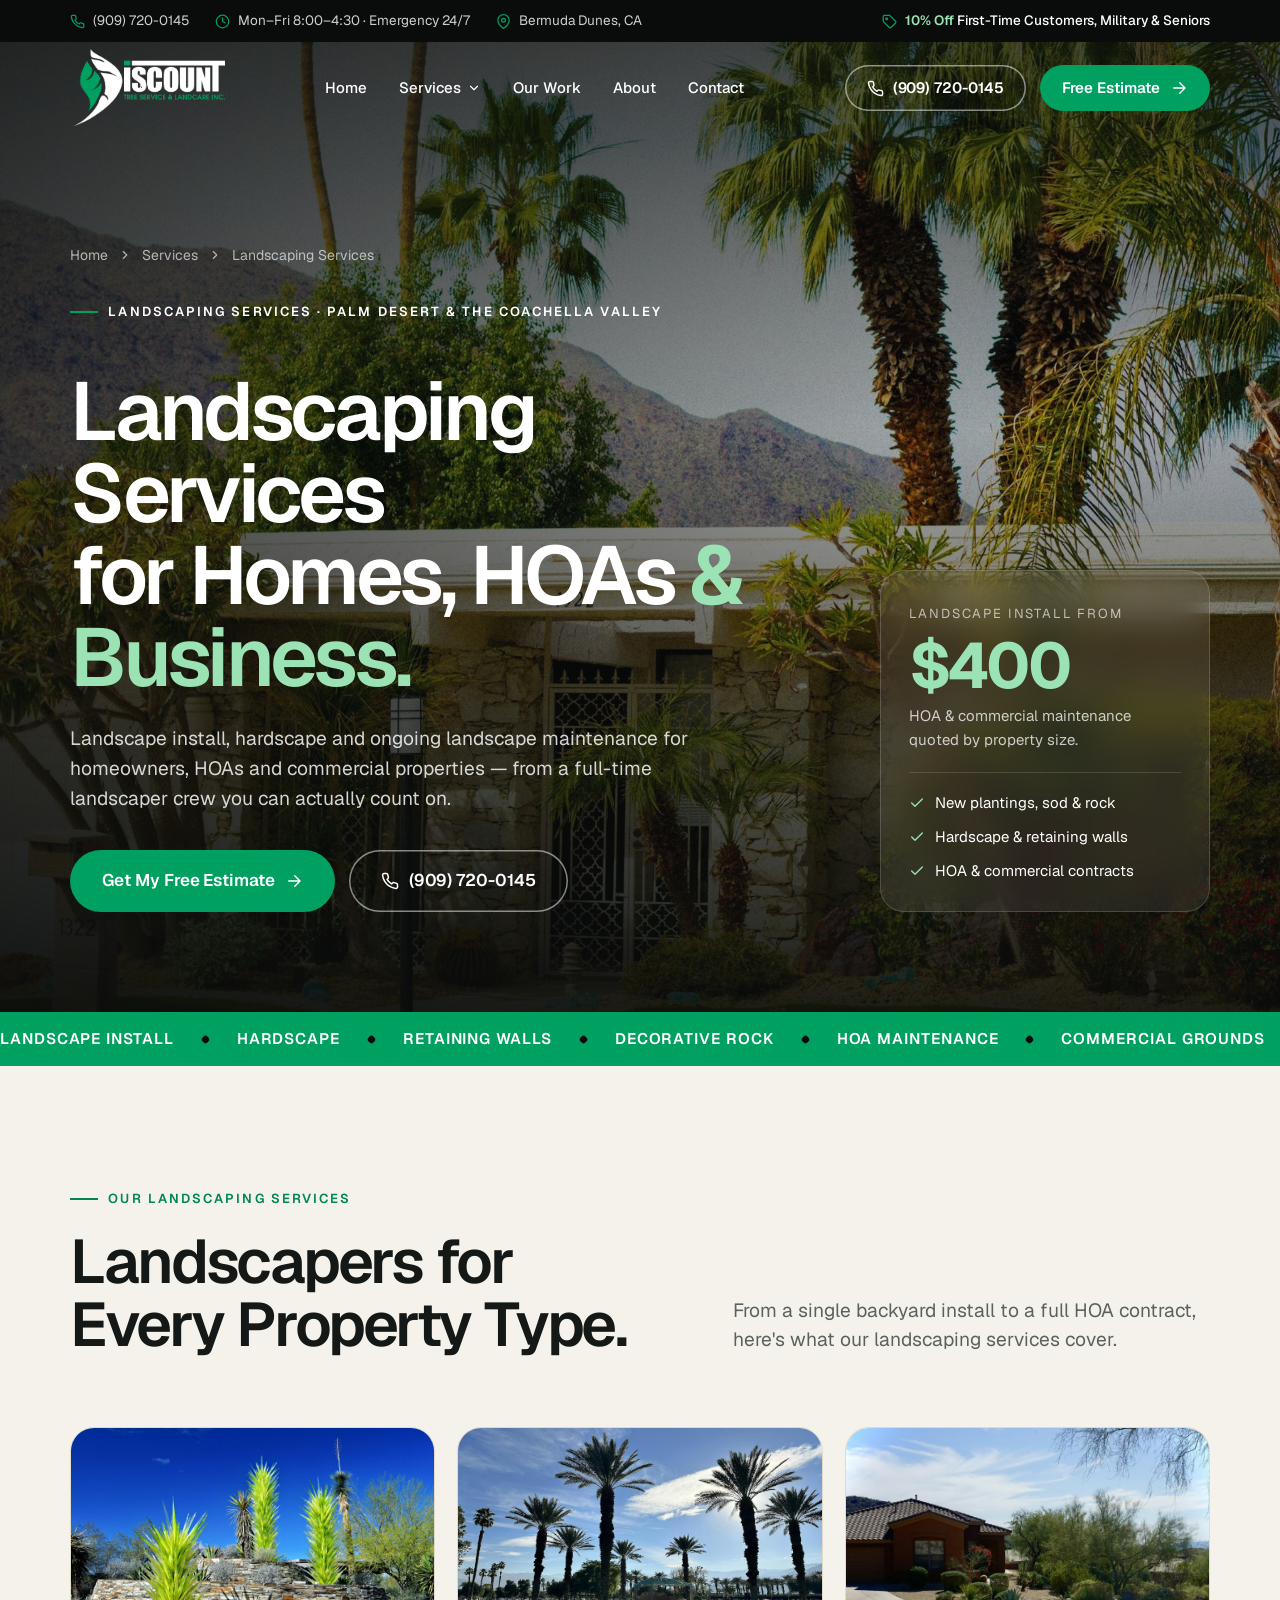
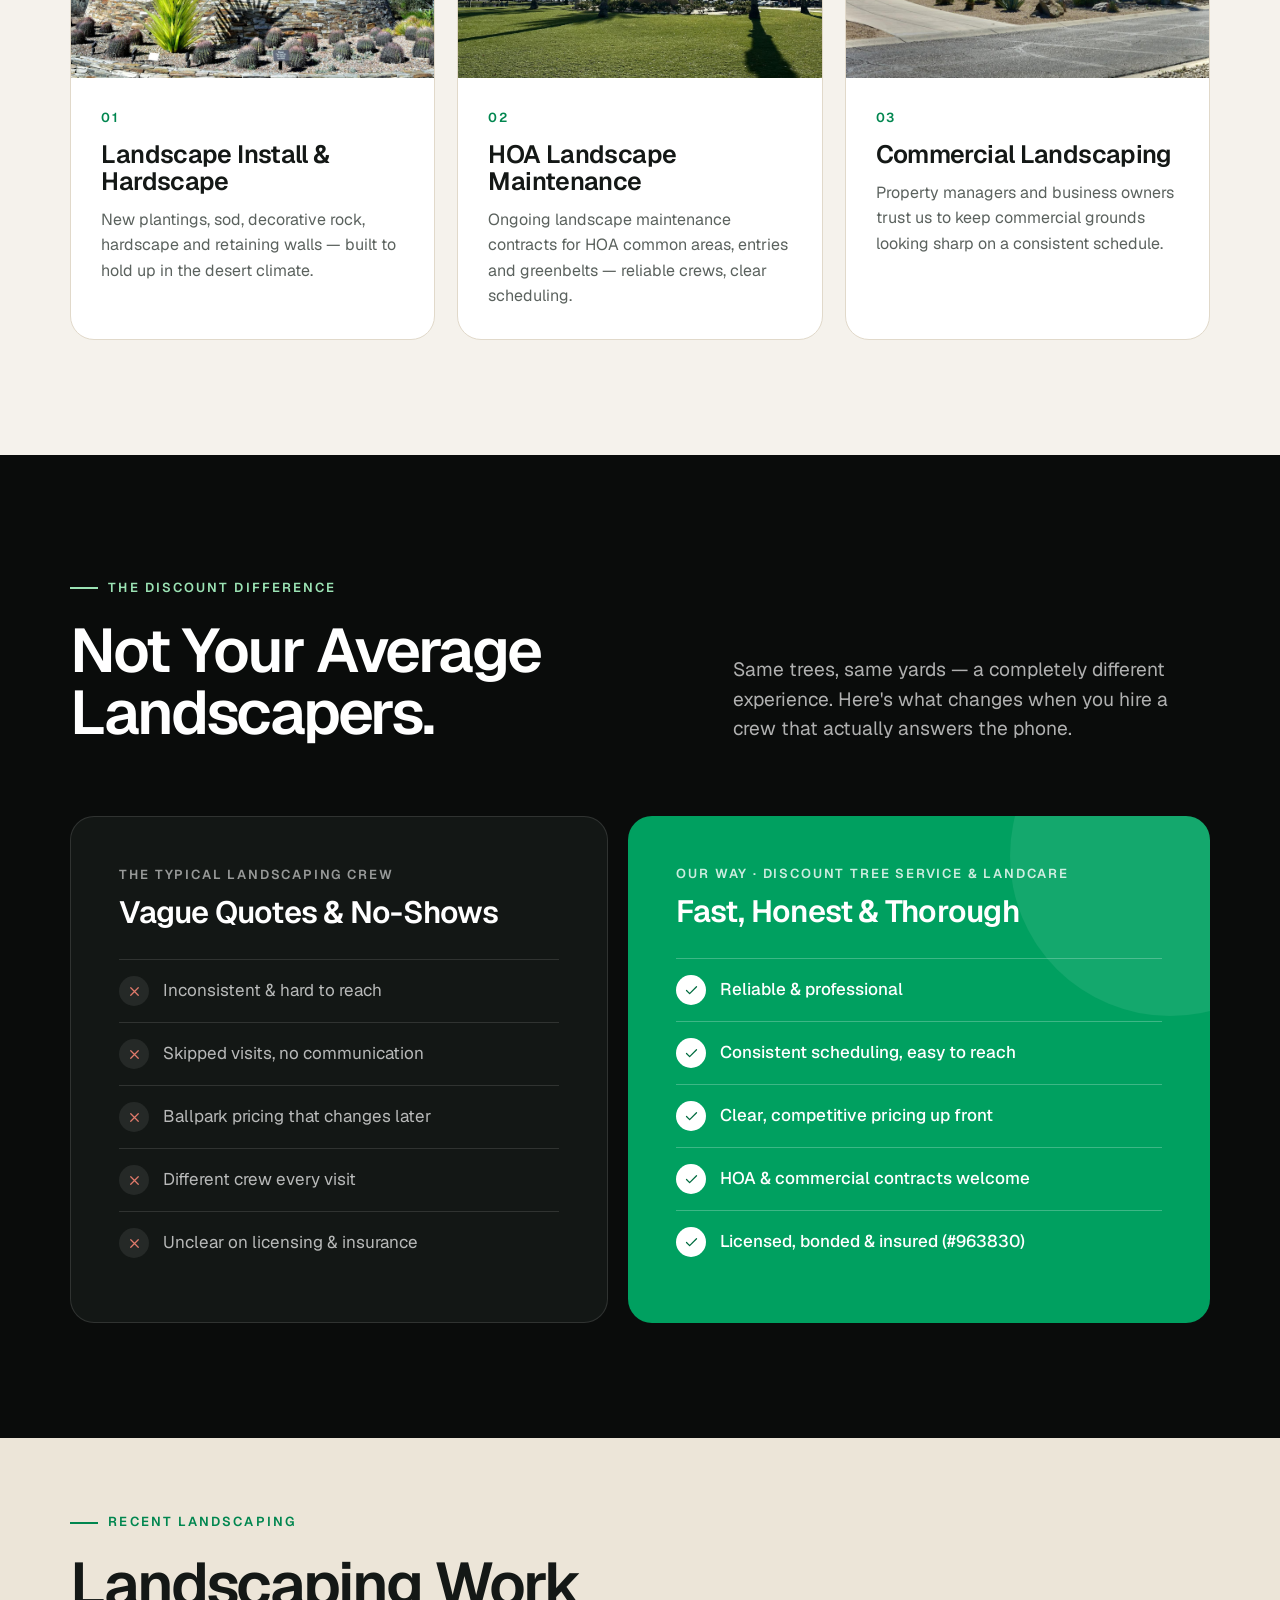
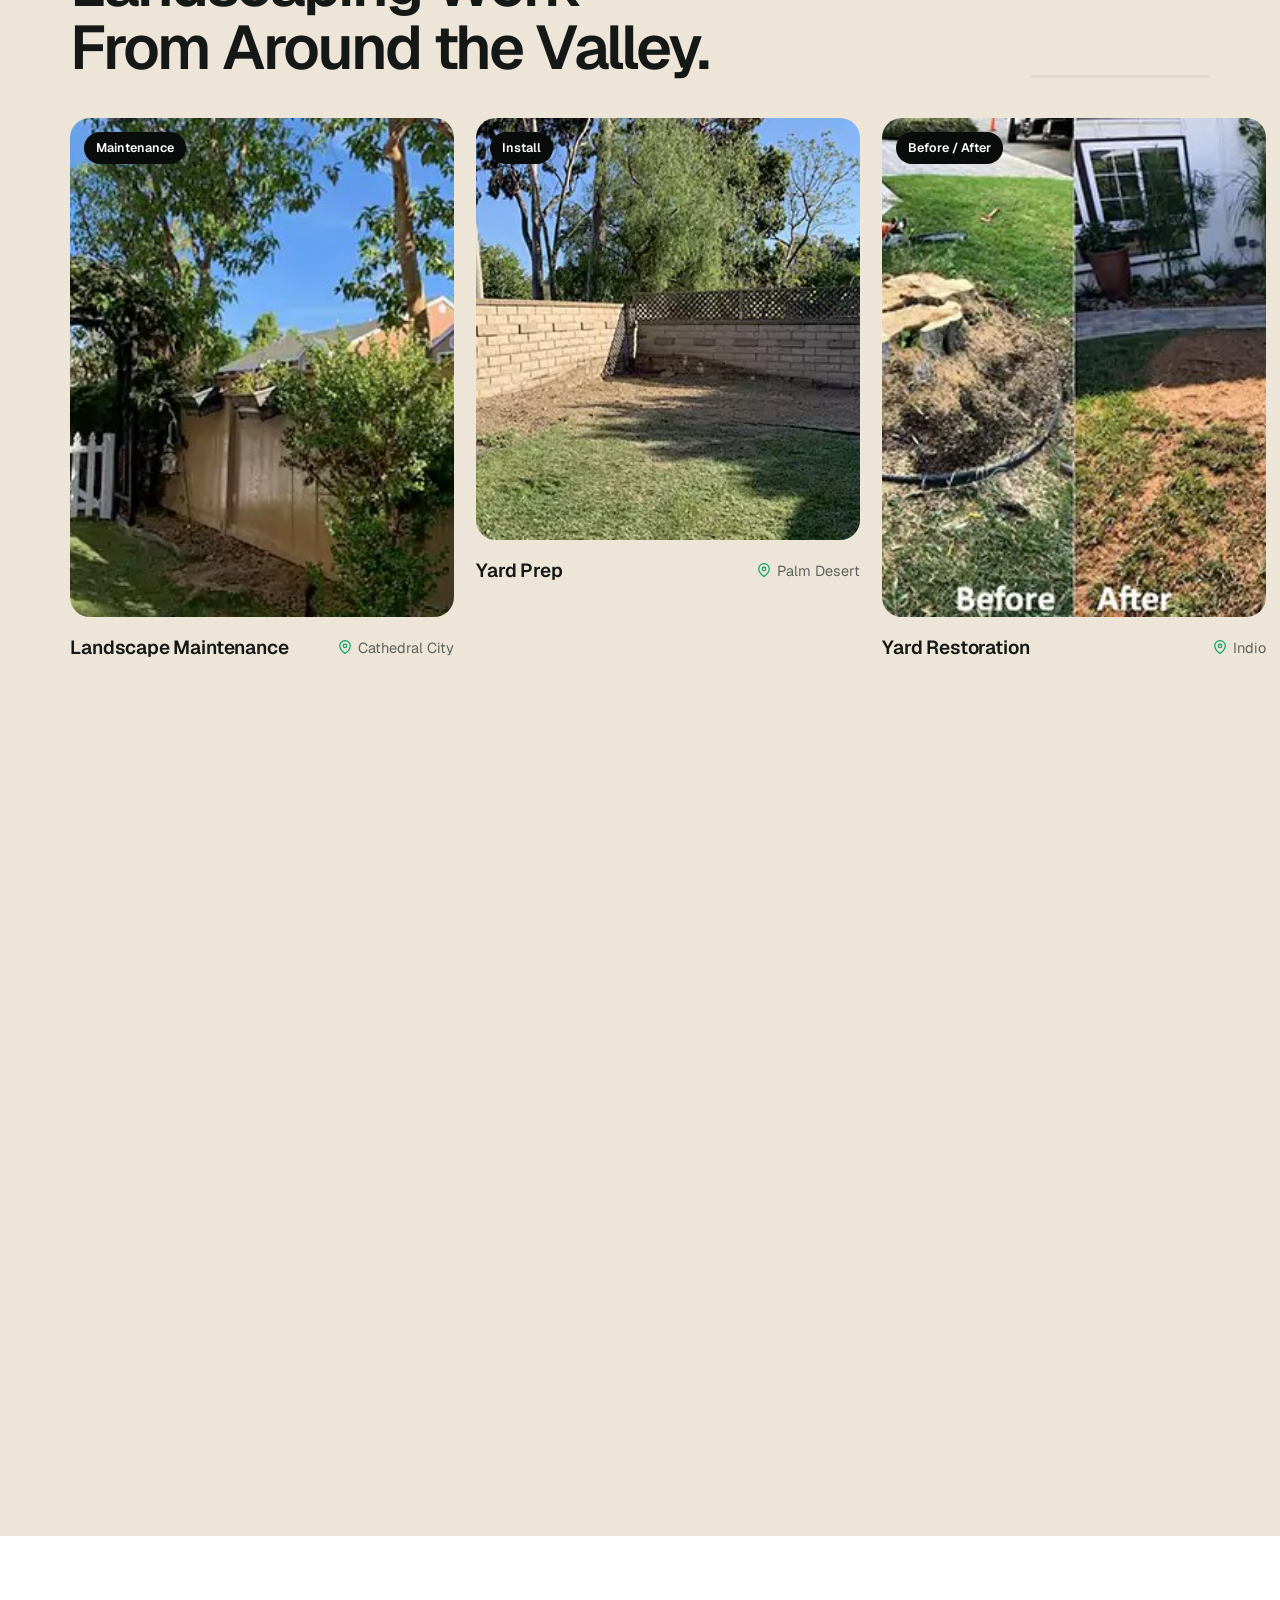
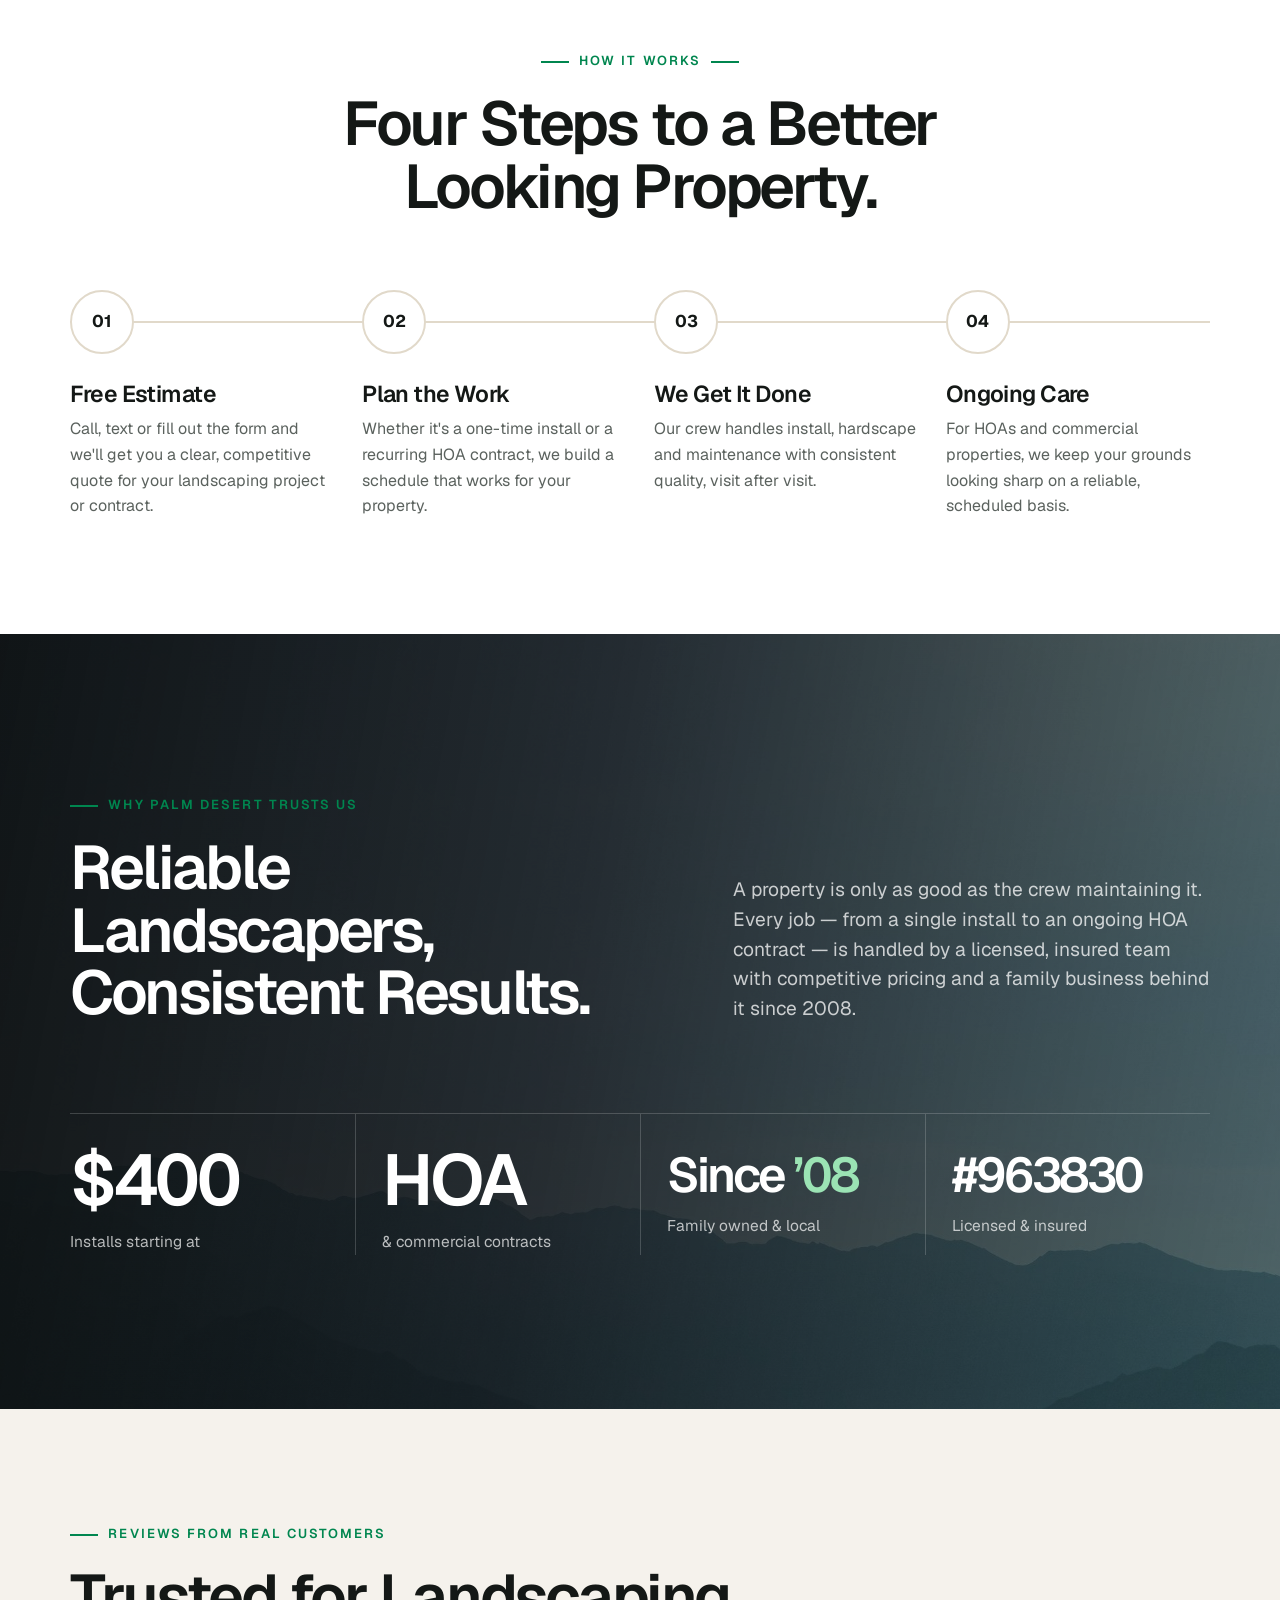
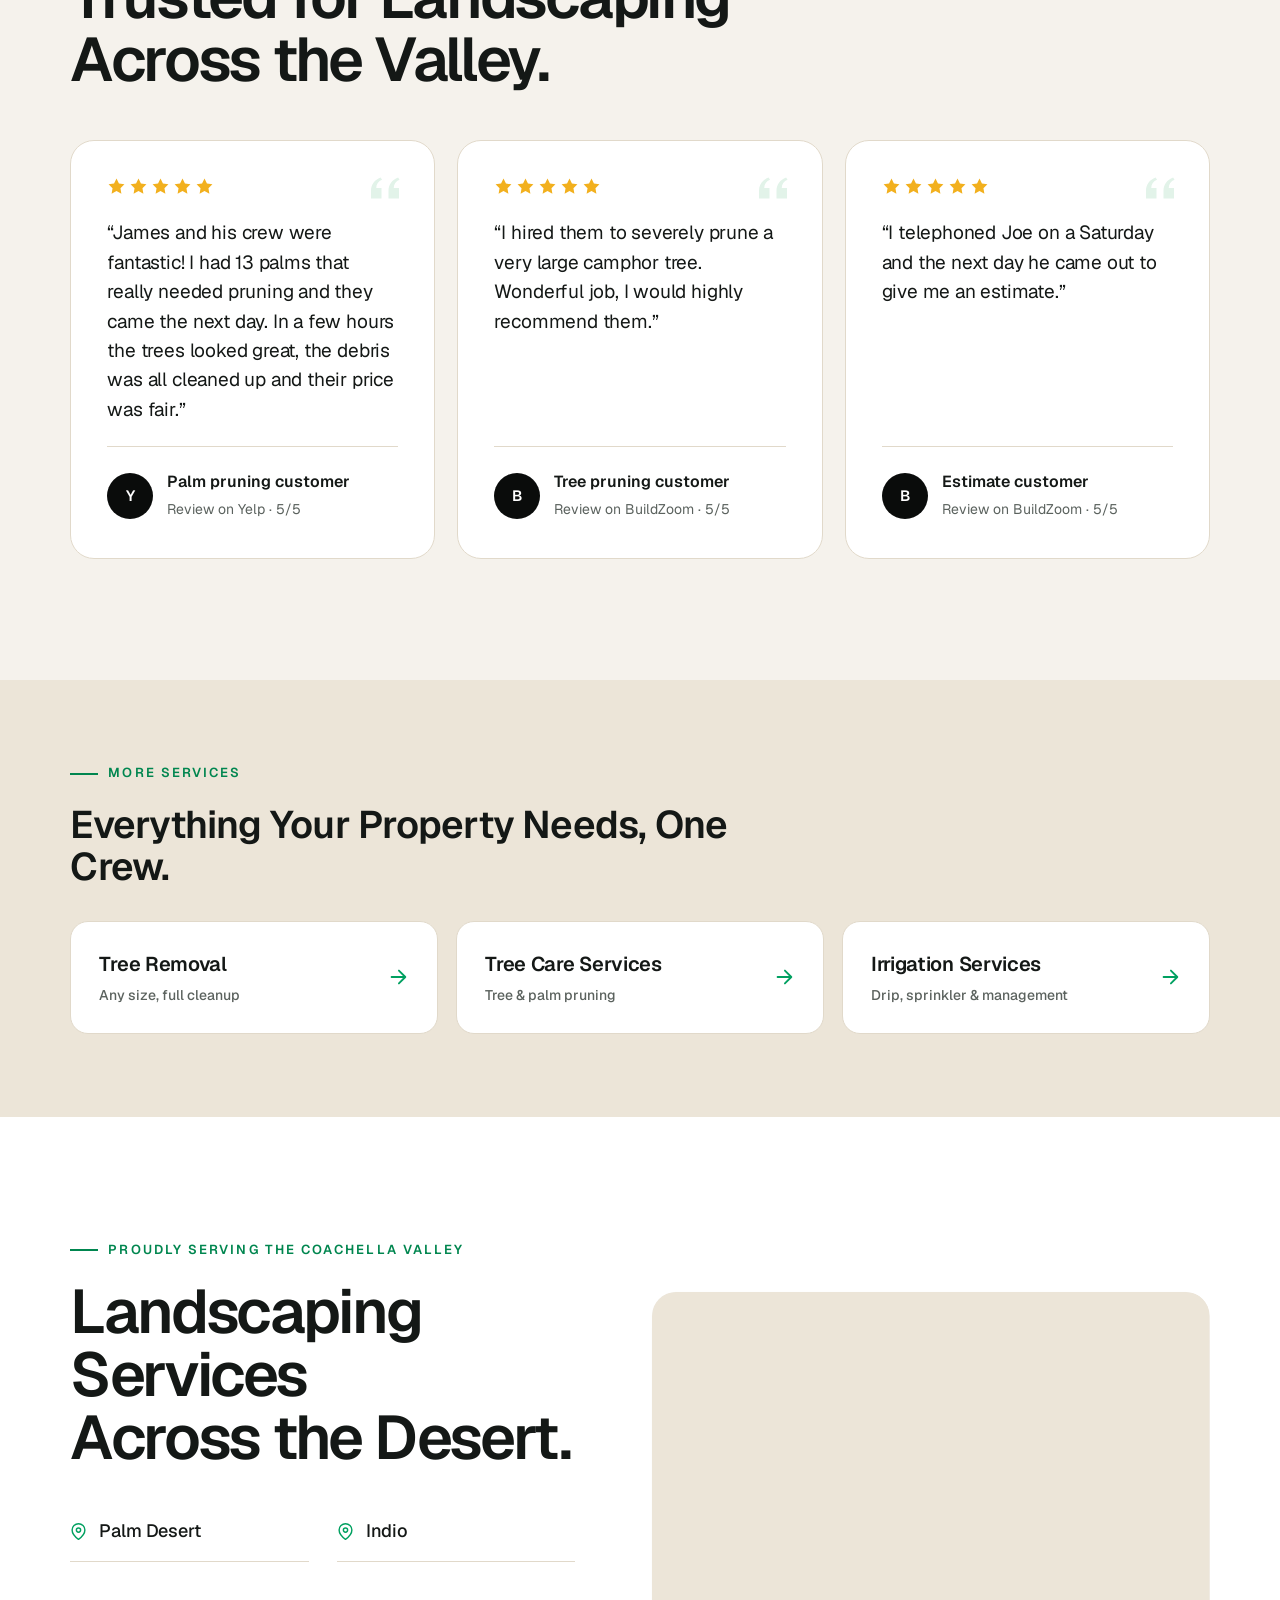
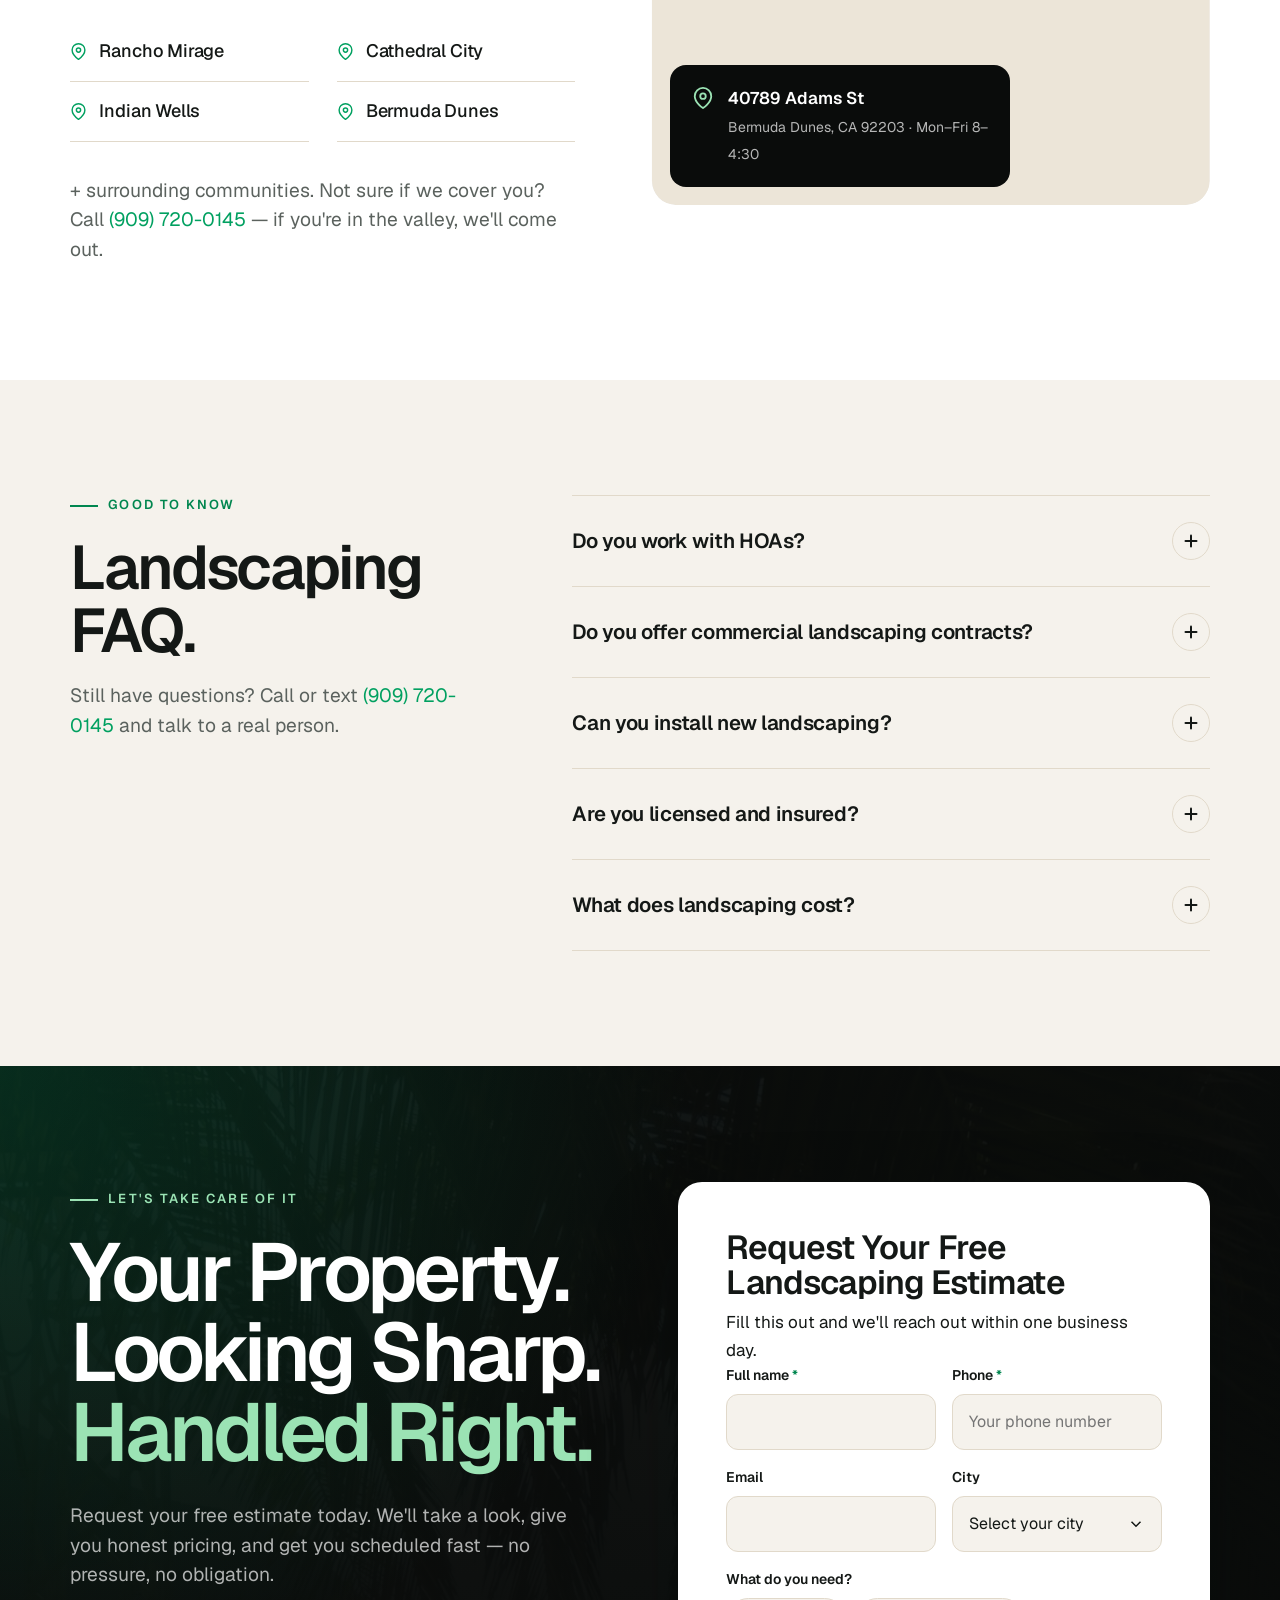
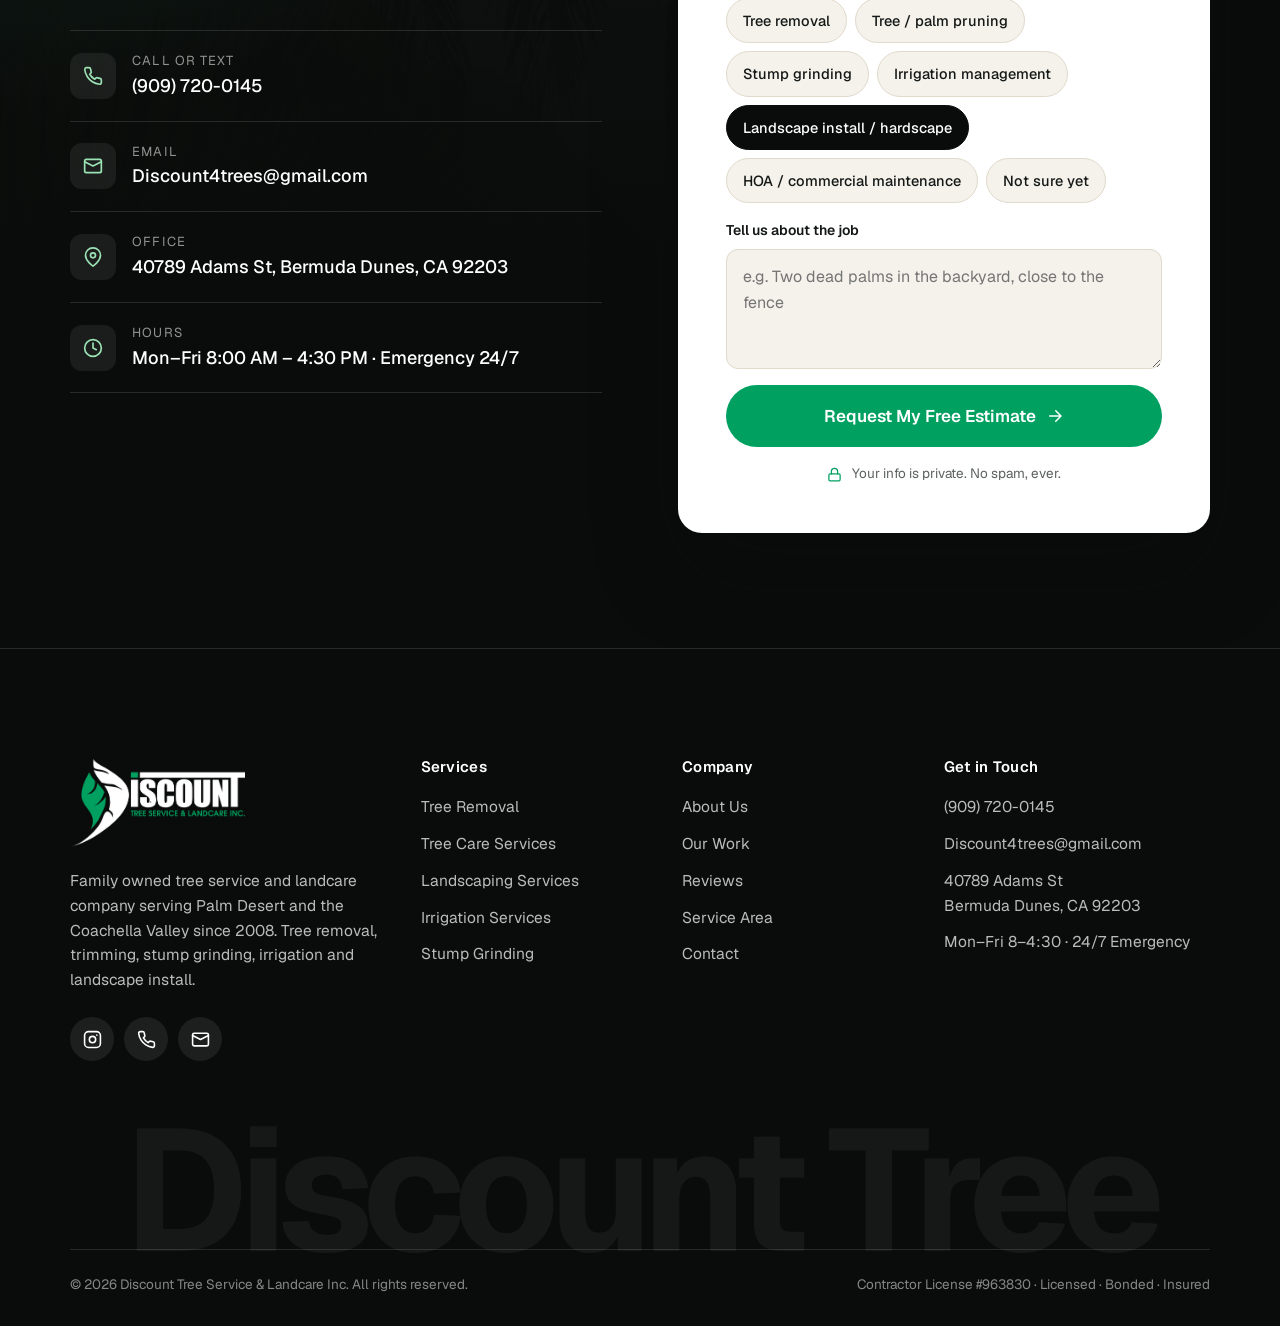
<file: landscaping-services.html>
<!DOCTYPE html>
<html lang="en">
<head>
<meta charset="UTF-8">
<meta name="viewport" content="width=device-width, initial-scale=1.0">
<title>Landscaping Services for Homes, HOAs &amp; Commercial Properties | Palm Desert | Discount Tree Service &amp; Landcare</title>
<meta name="description" content="Landscaping services for homes, HOAs and commercial properties in Palm Desert &amp; the Coachella Valley. Landscape install, hardscape, and ongoing landscape maintenance. Free estimates.">
<meta name="theme-color" content="#0A0C0B">
<link rel="canonical" href="https://www.discountlandcareinc.com/landscaping-services.html">
<meta property="og:type" content="website">
<meta property="og:title" content="Landscaping Services for Homes, HOAs &amp; Commercial Properties | Palm Desert | Discount Tree Service &amp; Landcare">
<meta property="og:description" content="Landscaping services for homes, HOAs and commercial properties in Palm Desert &amp; the Coachella Valley. Landscape install, hardscape, and ongoing landscape maintenance. Free estimates.">
<meta property="og:image" content="assets/content/image/stock/palm-desert-street.jpg">
<link rel="icon" type="image/png" href="assets/logos/favicon.png">
<link rel="preload" href="assets/fonts/Geist/Geist-SemiBold.ttf" as="font" type="font/ttf" crossorigin>
<link rel="stylesheet" href="css/styles.css">
</head>
<body>

<!-- UTILITY BAR -->
<div class="utility">
  <div class="wrap">
    <div class="u-left">
      <span class="u-item"><svg viewBox="0 0 24 24" fill="none" stroke="currentColor" stroke-width="2" stroke-linecap="round" stroke-linejoin="round" aria-hidden="true"><path d="M22 16.92v3a2 2 0 0 1-2.18 2 19.79 19.79 0 0 1-8.63-3.07 19.5 19.5 0 0 1-6-6 19.79 19.79 0 0 1-3.07-8.67A2 2 0 0 1 4.11 2h3a2 2 0 0 1 2 1.72c.13.96.36 1.9.7 2.81a2 2 0 0 1-.45 2.11L8.09 9.91a16 16 0 0 0 6 6l1.27-1.27a2 2 0 0 1 2.11-.45c.9.34 1.85.57 2.81.7A2 2 0 0 1 22 16.92z"/></svg><a href="tel:+19097200145">(909) 720-0145</a></span>
      <span class="u-item hide-sm"><svg viewBox="0 0 24 24" fill="none" stroke="currentColor" stroke-width="2" stroke-linecap="round" stroke-linejoin="round" aria-hidden="true"><circle cx="12" cy="12" r="10"/><path d="M12 6v6l4 2"/></svg>Mon–Fri 8:00–4:30 · Emergency 24/7</span>
      <span class="u-item hide-sm"><svg viewBox="0 0 24 24" fill="none" stroke="currentColor" stroke-width="2" stroke-linecap="round" stroke-linejoin="round" aria-hidden="true"><path d="M21 10c0 7-9 13-9 13s-9-6-9-13a9 9 0 0 1 18 0z"/><circle cx="12" cy="10" r="3"/></svg>Bermuda Dunes, CA</span>
    </div>
    <div class="u-offer"><svg viewBox="0 0 24 24" fill="none" stroke="currentColor" stroke-width="2" stroke-linecap="round" stroke-linejoin="round" aria-hidden="true"><path d="M12.59 2.59A2 2 0 0 0 11.17 2H4a2 2 0 0 0-2 2v7.17a2 2 0 0 0 .59 1.42l8.7 8.7a2.43 2.43 0 0 0 3.42 0l6.58-6.58a2.43 2.43 0 0 0 0-3.42z"/><circle cx="7.5" cy="7.5" r="1.5"/></svg><span><b>10% Off</b> First-Time Customers, Military &amp; Seniors</span></div>
  </div>
</div>

<!-- HEADER -->
<header class="site-header over-hero" id="top">
  <div class="wrap">
    <a class="logo" href="/" aria-label="Discount Tree Service &amp; Landcare — home"><img src="assets/logos/DiscountTree_3.png" alt="Discount Tree Service &amp; Landcare Inc." width="826" height="416"></a>
    <nav class="main-nav" aria-label="Main">
      <a href="/">Home</a>
      <div class="has-drop">
        <button type="button" aria-haspopup="true">Services <svg class="caret" viewBox="0 0 24 24" fill="none" stroke="currentColor" stroke-width="2" stroke-linecap="round" stroke-linejoin="round" aria-hidden="true"><path d="m6 9 6 6 6-6"/></svg></button>
        <div class="drop"><a href="tree-removal.html"><span class="d-ico"><svg viewBox="0 0 24 24" fill="none" stroke="currentColor" stroke-width="2" stroke-linecap="round" stroke-linejoin="round" aria-hidden="true"><path d="m14 12-8.5 8.5a2.12 2.12 0 1 1-3-3L11 9"/><path d="M15 13 9 7l4-4 6 6h3a8 8 0 0 1-7 7z"/></svg></span><b>Tree Removal</b><small>Any size, full cleanup</small></a><a href="tree-care-services.html"><span class="d-ico"><svg viewBox="0 0 24 24" fill="none" stroke="currentColor" stroke-width="2" stroke-linecap="round" stroke-linejoin="round" aria-hidden="true"><circle cx="6" cy="6" r="3"/><circle cx="6" cy="18" r="3"/><path d="M20 4 8.12 15.88M14.47 14.48 20 20M8.12 8.12 12 12"/></svg></span><b>Tree Care Services</b><small>Tree & palm pruning</small></a><a href="landscaping-services.html"><span class="d-ico"><svg viewBox="0 0 24 24" fill="none" stroke="currentColor" stroke-width="2" stroke-linecap="round" stroke-linejoin="round" aria-hidden="true"><path d="M2 22 7 17M16.5 3.5a2.12 2.12 0 0 1 3 3L13 13l-3-3z"/><path d="m9.5 13.5-3 3a2 2 0 0 0 0 2.83l.17.17a2 2 0 0 0 2.83 0l3-3"/></svg></span><b>Landscaping Services</b><small>Install, hardscape & HOA</small></a><a href="irrigation-services.html"><span class="d-ico"><svg viewBox="0 0 24 24" fill="none" stroke="currentColor" stroke-width="2" stroke-linecap="round" stroke-linejoin="round" aria-hidden="true"><path d="M12 22a7 7 0 0 0 7-7c0-2-1-3.9-3-5.5s-3.5-4-4-6.5c-.5 2.5-2 4.9-4 6.5C6 11.1 5 13 5 15a7 7 0 0 0 7 7z"/></svg></span><b>Irrigation Services</b><small>Drip, sprinkler & management</small></a></div>
      </div>
      <a href="/#work">Our Work</a>
      <a href="about.html">About</a>
      <a href="#estimate">Contact</a>
    </nav>
    <div class="header-cta">
      <a class="btn btn-ghost header-phone-btn" href="tel:+19097200145" aria-label="Call (909) 720-0145"><svg viewBox="0 0 24 24" fill="none" stroke="currentColor" stroke-width="2" stroke-linecap="round" stroke-linejoin="round" aria-hidden="true"><path d="M22 16.92v3a2 2 0 0 1-2.18 2 19.79 19.79 0 0 1-8.63-3.07 19.5 19.5 0 0 1-6-6 19.79 19.79 0 0 1-3.07-8.67A2 2 0 0 1 4.11 2h3a2 2 0 0 1 2 1.72c.13.96.36 1.9.7 2.81a2 2 0 0 1-.45 2.11L8.09 9.91a16 16 0 0 0 6 6l1.27-1.27a2 2 0 0 1 2.11-.45c.9.34 1.85.57 2.81.7A2 2 0 0 1 22 16.92z"/></svg><span class="ph-num">(909) 720-0145</span></a>
      <a class="btn" href="#estimate">Free Estimate <svg class="arrow" viewBox="0 0 24 24" fill="none" stroke="currentColor" stroke-width="2" stroke-linecap="round" stroke-linejoin="round" aria-hidden="true"><path d="M5 12h14M13 5l7 7-7 7"/></svg></a>
      <button class="nav-toggle" type="button" aria-label="Open menu" aria-expanded="false"><span></span></button>
    </div>
  </div>
</header>

<div class="mobile-menu" aria-label="Mobile menu">
  <nav>
    <a href="/">Home <svg viewBox="0 0 24 24" fill="none" stroke="currentColor" stroke-width="2" stroke-linecap="round" stroke-linejoin="round" aria-hidden="true"><path d="M5 12h14M13 5l7 7-7 7"/></svg></a>
    <a class="sub" href="tree-removal.html">Tree Removal</a><a class="sub" href="tree-care-services.html">Tree Care Services</a><a class="sub" href="landscaping-services.html">Landscaping Services</a><a class="sub" href="irrigation-services.html">Irrigation Services</a>
    <a href="/#work">Our Work <svg viewBox="0 0 24 24" fill="none" stroke="currentColor" stroke-width="2" stroke-linecap="round" stroke-linejoin="round" aria-hidden="true"><path d="M5 12h14M13 5l7 7-7 7"/></svg></a>
    <a href="about.html">About <svg viewBox="0 0 24 24" fill="none" stroke="currentColor" stroke-width="2" stroke-linecap="round" stroke-linejoin="round" aria-hidden="true"><path d="M5 12h14M13 5l7 7-7 7"/></svg></a>
    <a href="#estimate">Contact <svg viewBox="0 0 24 24" fill="none" stroke="currentColor" stroke-width="2" stroke-linecap="round" stroke-linejoin="round" aria-hidden="true"><path d="M5 12h14M13 5l7 7-7 7"/></svg></a>
  </nav>
  <div class="mm-foot">
    <a class="btn btn-lg btn-block" href="tel:+19097200145"><svg viewBox="0 0 24 24" fill="none" stroke="currentColor" stroke-width="2" stroke-linecap="round" stroke-linejoin="round" aria-hidden="true"><path d="M22 16.92v3a2 2 0 0 1-2.18 2 19.79 19.79 0 0 1-8.63-3.07 19.5 19.5 0 0 1-6-6 19.79 19.79 0 0 1-3.07-8.67A2 2 0 0 1 4.11 2h3a2 2 0 0 1 2 1.72c.13.96.36 1.9.7 2.81a2 2 0 0 1-.45 2.11L8.09 9.91a16 16 0 0 0 6 6l1.27-1.27a2 2 0 0 1 2.11-.45c.9.34 1.85.57 2.81.7A2 2 0 0 1 22 16.92z"/></svg> Call (909) 720-0145</a>
    <a class="btn btn-lg btn-block btn-ghost" href="#estimate">Get a Free Estimate</a>
    <p>Mon–Fri 8:00 AM – 4:30 PM · 24/7 emergency service · Lic. #963830</p>
  </div>
</div>

<main>
<!-- PAGE HERO -->
<section class="page-hero hero">
  <div class="hero-media"><img src="assets/content/image/stock/desert-home-mountains.jpg" alt="Desert home with manicured landscaping, palms and mountain views" data-parallax=".16" fetchpriority="high"></div>
  <div class="wrap">
    <div class="page-hero-grid hero-inner">
      <div>
        <nav class="crumbs" aria-label="Breadcrumb" data-reveal><a href="/">Home</a><svg viewBox="0 0 24 24" fill="none" stroke="currentColor" stroke-width="2" stroke-linecap="round" stroke-linejoin="round" aria-hidden="true"><path d="m9 18 6-6-6-6"/></svg><span>Services</span><svg viewBox="0 0 24 24" fill="none" stroke="currentColor" stroke-width="2" stroke-linecap="round" stroke-linejoin="round" aria-hidden="true"><path d="m9 18 6-6-6-6"/></svg><span>Landscaping Services</span></nav>
        <span class="eyebrow" data-reveal>Landscaping Services · Palm Desert &amp; the Coachella Valley</span>
        <h1 data-split>Landscaping Services<br>for Homes, HOAs <span class="accent">&amp; Business.</span></h1>
        <p class="lead" data-reveal style="--d:.35s">Landscape install, hardscape and ongoing landscape maintenance for homeowners, HOAs and commercial properties — from a full-time landscaper crew you can actually count on.</p>
        <div class="hero-actions" data-reveal style="--d:.45s">
          <a class="btn btn-lg" href="#estimate">Get My Free Estimate <svg class="arrow" viewBox="0 0 24 24" fill="none" stroke="currentColor" stroke-width="2" stroke-linecap="round" stroke-linejoin="round" aria-hidden="true"><path d="M5 12h14M13 5l7 7-7 7"/></svg></a>
          <a class="btn btn-lg btn-ghost" href="tel:+19097200145"><svg viewBox="0 0 24 24" fill="none" stroke="currentColor" stroke-width="2" stroke-linecap="round" stroke-linejoin="round" aria-hidden="true"><path d="M22 16.92v3a2 2 0 0 1-2.18 2 19.79 19.79 0 0 1-8.63-3.07 19.5 19.5 0 0 1-6-6 19.79 19.79 0 0 1-3.07-8.67A2 2 0 0 1 4.11 2h3a2 2 0 0 1 2 1.72c.13.96.36 1.9.7 2.81a2 2 0 0 1-.45 2.11L8.09 9.91a16 16 0 0 0 6 6l1.27-1.27a2 2 0 0 1 2.11-.45c.9.34 1.85.57 2.81.7A2 2 0 0 1 22 16.92z"/></svg> (909) 720-0145</a>
        </div>
      </div>
      <aside class="price-tile" data-reveal="right" style="--d:.5s">
        <small>Landscape install from</small>
        <b>$400</b>
        <p>HOA &amp; commercial maintenance quoted by property size.</p>
        <ul><li><svg viewBox="0 0 24 24" fill="none" stroke="currentColor" stroke-width="2" stroke-linecap="round" stroke-linejoin="round" aria-hidden="true"><path d="M20 6 9 17l-5-5"/></svg>New plantings, sod &amp; rock</li><li><svg viewBox="0 0 24 24" fill="none" stroke="currentColor" stroke-width="2" stroke-linecap="round" stroke-linejoin="round" aria-hidden="true"><path d="M20 6 9 17l-5-5"/></svg>Hardscape &amp; retaining walls</li><li><svg viewBox="0 0 24 24" fill="none" stroke="currentColor" stroke-width="2" stroke-linecap="round" stroke-linejoin="round" aria-hidden="true"><path d="M20 6 9 17l-5-5"/></svg>HOA &amp; commercial contracts</li></ul>
      </aside>
    </div>
  </div>
</section>

<div class="marquee" aria-hidden="true">
  <div class="marquee-track"><div class="marquee-group"><span>Landscape Install</span><i></i><span>Hardscape</span><i></i><span>Retaining Walls</span><i></i><span>Decorative Rock</span><i></i><span>HOA Maintenance</span><i></i><span>Commercial Grounds</span><i></i></div><div class="marquee-group"><span>Landscape Install</span><i></i><span>Hardscape</span><i></i><span>Retaining Walls</span><i></i><span>Decorative Rock</span><i></i><span>HOA Maintenance</span><i></i><span>Commercial Grounds</span><i></i></div></div>
</div>

<!-- SERVICE DETAILS -->
<section class="section" id="details">
  <div class="wrap">
    <div class="section-head split">
      <div>
        <span class="eyebrow" data-reveal>Our Landscaping Services</span>
        <h2 class="h2" style="margin-top:20px" data-reveal>Landscapers for Every Property Type.</h2>
      </div>
      <p class="lead" data-reveal>From a single backyard install to a full HOA contract, here's what our landscaping services cover.</p>
    </div>
    <div class="detail-grid" data-stagger=".12"><article class="detail-card" data-reveal><div class="d-img"><img src="assets/content/image/stock/desert-garden-hardscape.jpg" alt="Landscape Install &amp; Hardscape" loading="lazy"></div><div class="d-body"><span class="d-num">01</span><h3>Landscape Install &amp; Hardscape</h3><p>New plantings, sod, decorative rock, hardscape and retaining walls — built to hold up in the desert climate.</p></div></article><article class="detail-card" data-reveal><div class="d-img"><img src="assets/content/image/stock/palms-on-lawn.jpg" alt="HOA Landscape Maintenance" loading="lazy"></div><div class="d-body"><span class="d-num">02</span><h3>HOA Landscape Maintenance</h3><p>Ongoing landscape maintenance contracts for HOA common areas, entries and greenbelts — reliable crews, clear scheduling.</p></div></article><article class="detail-card" data-reveal><div class="d-img"><img src="assets/content/image/stock/desert-home-xeriscape.jpg" alt="Commercial Landscaping" loading="lazy"></div><div class="d-body"><span class="d-num">03</span><h3>Commercial Landscaping</h3><p>Property managers and business owners trust us to keep commercial grounds looking sharp on a consistent schedule.</p></div></article></div>
  </div>
</section>

<!-- DISCOUNT DIFFERENCE -->
<section class="section bg-dark">
  <div class="wrap">
    <div class="section-head split">
      <div>
        <span class="eyebrow" data-reveal>The Discount Difference</span>
        <h2 class="h2" style="margin-top:20px" data-reveal>Not Your Average<br>Landscapers.</h2>
      </div>
      <p class="lead" data-reveal>Same trees, same yards — a completely different experience. Here's what changes when you hire a crew that actually answers the phone.</p>
    </div>
    <div class="compare" data-stagger=".15">
      <div class="cmp-col theirs" data-reveal="left">
        <div class="cmp-label">The Typical Landscaping Crew</div>
        <h3>Vague Quotes &amp; No-Shows</h3>
        <ul><li><span class="ic"><svg viewBox="0 0 24 24" fill="none" stroke="currentColor" stroke-width="2" stroke-linecap="round" stroke-linejoin="round" aria-hidden="true"><path d="M18 6 6 18M6 6l12 12"/></svg></span>Inconsistent &amp; hard to reach</li><li><span class="ic"><svg viewBox="0 0 24 24" fill="none" stroke="currentColor" stroke-width="2" stroke-linecap="round" stroke-linejoin="round" aria-hidden="true"><path d="M18 6 6 18M6 6l12 12"/></svg></span>Skipped visits, no communication</li><li><span class="ic"><svg viewBox="0 0 24 24" fill="none" stroke="currentColor" stroke-width="2" stroke-linecap="round" stroke-linejoin="round" aria-hidden="true"><path d="M18 6 6 18M6 6l12 12"/></svg></span>Ballpark pricing that changes later</li><li><span class="ic"><svg viewBox="0 0 24 24" fill="none" stroke="currentColor" stroke-width="2" stroke-linecap="round" stroke-linejoin="round" aria-hidden="true"><path d="M18 6 6 18M6 6l12 12"/></svg></span>Different crew every visit</li><li><span class="ic"><svg viewBox="0 0 24 24" fill="none" stroke="currentColor" stroke-width="2" stroke-linecap="round" stroke-linejoin="round" aria-hidden="true"><path d="M18 6 6 18M6 6l12 12"/></svg></span>Unclear on licensing &amp; insurance</li></ul>
      </div>
      <div class="cmp-col ours" data-reveal="right">
        <div class="cmp-label">Our Way · Discount Tree Service &amp; Landcare</div>
        <h3>Fast, Honest &amp; Thorough</h3>
        <ul><li><span class="ic"><svg viewBox="0 0 24 24" fill="none" stroke="currentColor" stroke-width="2" stroke-linecap="round" stroke-linejoin="round" aria-hidden="true"><path d="M20 6 9 17l-5-5"/></svg></span>Reliable &amp; professional</li><li><span class="ic"><svg viewBox="0 0 24 24" fill="none" stroke="currentColor" stroke-width="2" stroke-linecap="round" stroke-linejoin="round" aria-hidden="true"><path d="M20 6 9 17l-5-5"/></svg></span>Consistent scheduling, easy to reach</li><li><span class="ic"><svg viewBox="0 0 24 24" fill="none" stroke="currentColor" stroke-width="2" stroke-linecap="round" stroke-linejoin="round" aria-hidden="true"><path d="M20 6 9 17l-5-5"/></svg></span>Clear, competitive pricing up front</li><li><span class="ic"><svg viewBox="0 0 24 24" fill="none" stroke="currentColor" stroke-width="2" stroke-linecap="round" stroke-linejoin="round" aria-hidden="true"><path d="M20 6 9 17l-5-5"/></svg></span>HOA &amp; commercial contracts welcome</li><li><span class="ic"><svg viewBox="0 0 24 24" fill="none" stroke="currentColor" stroke-width="2" stroke-linecap="round" stroke-linejoin="round" aria-hidden="true"><path d="M20 6 9 17l-5-5"/></svg></span>Licensed, bonded &amp; insured (#963830)</li></ul>
      </div>
    </div>
  </div>
</section>

<!-- RECENT WORK (pinned horizontal scroll on desktop) -->
<section class="hscroll bg-sand" id="work">
  <div class="hscroll-pin">
    <div class="hscroll-head">
      <div class="wrap">
        <div class="section-head" style="margin:0">
          <span class="eyebrow" data-reveal>Recent Landscaping</span>
          <h2 class="h2" data-reveal>Landscaping Work<br>From Around the Valley.</h2>
        </div>
        <div class="hscroll-progress" aria-hidden="true"><i></i></div>
      </div>
    </div>
    <div class="hscroll-track">
      <article class="work-card tall"><div class="w-img"><span class="w-flag">Maintenance</span><img src="assets/content/image/jobs/backyard-cleanup.jpg" alt="Landscape Maintenance in Cathedral City" loading="lazy"></div><div class="w-meta"><b>Landscape Maintenance</b><span><svg viewBox="0 0 24 24" fill="none" stroke="currentColor" stroke-width="2" stroke-linecap="round" stroke-linejoin="round" aria-hidden="true"><path d="M21 10c0 7-9 13-9 13s-9-6-9-13a9 9 0 0 1 18 0z"/><circle cx="12" cy="10" r="3"/></svg>Cathedral City</span></div></article><article class="work-card"><div class="w-img"><span class="w-flag">Install</span><img src="assets/content/image/jobs/yard-cleared.jpg" alt="Yard Prep in Palm Desert" loading="lazy"></div><div class="w-meta"><b>Yard Prep</b><span><svg viewBox="0 0 24 24" fill="none" stroke="currentColor" stroke-width="2" stroke-linecap="round" stroke-linejoin="round" aria-hidden="true"><path d="M21 10c0 7-9 13-9 13s-9-6-9-13a9 9 0 0 1 18 0z"/><circle cx="12" cy="10" r="3"/></svg>Palm Desert</span></div></article><article class="work-card tall"><div class="w-img"><span class="w-flag">Before / After</span><img src="assets/content/image/jobs/stump-before-after.jpg" alt="Yard Restoration in Indio" loading="lazy"></div><div class="w-meta"><b>Yard Restoration</b><span><svg viewBox="0 0 24 24" fill="none" stroke="currentColor" stroke-width="2" stroke-linecap="round" stroke-linejoin="round" aria-hidden="true"><path d="M21 10c0 7-9 13-9 13s-9-6-9-13a9 9 0 0 1 18 0z"/><circle cx="12" cy="10" r="3"/></svg>Indio</span></div></article><article class="work-card"><div class="w-img"><span class="w-flag">Hardscape</span><img src="assets/content/image/jobs/skid-steer-grinding.jpg" alt="Grading &amp; Prep in Palm Springs" loading="lazy"></div><div class="w-meta"><b>Grading &amp; Prep</b><span><svg viewBox="0 0 24 24" fill="none" stroke="currentColor" stroke-width="2" stroke-linecap="round" stroke-linejoin="round" aria-hidden="true"><path d="M21 10c0 7-9 13-9 13s-9-6-9-13a9 9 0 0 1 18 0z"/><circle cx="12" cy="10" r="3"/></svg>Palm Springs</span></div></article>
      <article class="work-card cta-card"><div class="w-img"><h3>Your Yard<br>Could Be Next.</h3><div><p style="color:rgba(255,255,255,.7);margin-bottom:22px">Free on-site estimates across the Coachella Valley.</p><a class="btn" href="#estimate">Get My Free Estimate <svg class="arrow" viewBox="0 0 24 24" fill="none" stroke="currentColor" stroke-width="2" stroke-linecap="round" stroke-linejoin="round" aria-hidden="true"><path d="M5 12h14M13 5l7 7-7 7"/></svg></a></div></div><div class="w-meta"><b>&nbsp;</b></div></article>
    </div>
  </div>
</section>

<!-- HOW IT WORKS -->
<section class="section bg-paper">
  <div class="wrap">
    <div class="section-head center">
      <span class="eyebrow center" data-reveal>How It Works</span>
      <h2 class="h2" data-reveal>Four Steps to a Better Looking Property.</h2>
    </div>
    <div class="steps" data-stagger=".12">
      <div class="steps-line"><i></i></div>
      <div class="step" data-reveal><span class="dot">01</span><div><h3>Free Estimate</h3><p>Call, text or fill out the form and we'll get you a clear, competitive quote for your landscaping project or contract.</p></div></div><div class="step" data-reveal><span class="dot">02</span><div><h3>Plan the Work</h3><p>Whether it's a one-time install or a recurring HOA contract, we build a schedule that works for your property.</p></div></div><div class="step" data-reveal><span class="dot">03</span><div><h3>We Get It Done</h3><p>Our crew handles install, hardscape and maintenance with consistent quality, visit after visit.</p></div></div><div class="step" data-reveal><span class="dot">04</span><div><h3>Ongoing Care</h3><p>For HOAs and commercial properties, we keep your grounds looking sharp on a reliable, scheduled basis.</p></div></div>
    </div>
  </div>
</section>

<!-- WHY US / STATS -->
<section class="stats-band">
  <div class="bg" data-parallax=".12"><img src="assets/content/image/stock/mountains-dusk.jpg" alt="" loading="lazy"></div>
  <div class="wrap">
    <div class="stats-top">
      <div>
        <span class="eyebrow" data-reveal>Why Palm Desert Trusts Us</span>
        <h2 class="h2" style="margin-top:20px" data-reveal>Reliable Landscapers,<br>Consistent Results.</h2>
      </div>
      <p class="lead" data-reveal>A property is only as good as the crew maintaining it. Every job — from a single install to an ongoing HOA contract — is handled by a licensed, insured team with competitive pricing and a family business behind it since 2008.</p>
    </div>
    <div class="stats" data-stagger=".1"><div class="stat" data-reveal><b>$400</b><span>Installs starting at</span></div><div class="stat" data-reveal><b>HOA</b><span>&amp; commercial contracts</span></div><div class="stat" data-reveal><b class="word">Since <span class="accent">’08</span></b><span>Family owned &amp; local</span></div><div class="stat" data-reveal><b class="word">#963830</b><span>Licensed &amp; insured</span></div></div>
  </div>
</section>

<!-- REVIEWS -->
<!-- NOTE: real customer quotes from Yelp & BuildZoom. Swap in Google Business Profile reviews (with names) once pulled from GBP. -->
<section class="section" id="reviews">
  <div class="wrap" data-slider>
    <div class="reviews-head">
      <div class="section-head" style="margin:0">
        <span class="eyebrow" data-reveal>Reviews From Real Customers</span>
        <h2 class="h2" data-reveal>Trusted for Landscaping<br>Across the Valley.</h2>
      </div>
    </div>
    <div class="rv-track" data-reveal>
        <article class="rv-card">
          <svg class="q" viewBox="0 0 24 24" fill="currentColor" aria-hidden="true"><path d="M9.5 6C6 7.3 4 10 4 13.6V18h6v-6H7c0-2.3 1.2-3.9 3.3-4.7zm10 0C16 7.3 14 10 14 13.6V18h6v-6h-3c0-2.3 1.2-3.9 3.3-4.7z"/></svg>
          <div class="stars" aria-label="5 out of 5 stars"><svg viewBox="0 0 24 24" fill="currentColor" aria-hidden="true"><path d="m12 2 3.09 6.26L22 9.27l-5 4.87 1.18 6.88L12 17.77l-6.18 3.25L7 14.14 2 9.27l6.91-1.01z"/></svg><svg viewBox="0 0 24 24" fill="currentColor" aria-hidden="true"><path d="m12 2 3.09 6.26L22 9.27l-5 4.87 1.18 6.88L12 17.77l-6.18 3.25L7 14.14 2 9.27l6.91-1.01z"/></svg><svg viewBox="0 0 24 24" fill="currentColor" aria-hidden="true"><path d="m12 2 3.09 6.26L22 9.27l-5 4.87 1.18 6.88L12 17.77l-6.18 3.25L7 14.14 2 9.27l6.91-1.01z"/></svg><svg viewBox="0 0 24 24" fill="currentColor" aria-hidden="true"><path d="m12 2 3.09 6.26L22 9.27l-5 4.87 1.18 6.88L12 17.77l-6.18 3.25L7 14.14 2 9.27l6.91-1.01z"/></svg><svg viewBox="0 0 24 24" fill="currentColor" aria-hidden="true"><path d="m12 2 3.09 6.26L22 9.27l-5 4.87 1.18 6.88L12 17.77l-6.18 3.25L7 14.14 2 9.27l6.91-1.01z"/></svg></div>
          <blockquote>“James and his crew were fantastic! I had 13 palms that really needed pruning and they came the next day. In a few hours the trees looked great, the debris was all cleaned up and their price was fair.”</blockquote>
          <div class="who"><span class="av">Y</span><div><b>Palm pruning customer</b><small>Review on Yelp · 5/5</small></div></div>
        </article>
        <article class="rv-card">
          <svg class="q" viewBox="0 0 24 24" fill="currentColor" aria-hidden="true"><path d="M9.5 6C6 7.3 4 10 4 13.6V18h6v-6H7c0-2.3 1.2-3.9 3.3-4.7zm10 0C16 7.3 14 10 14 13.6V18h6v-6h-3c0-2.3 1.2-3.9 3.3-4.7z"/></svg>
          <div class="stars" aria-label="5 out of 5 stars"><svg viewBox="0 0 24 24" fill="currentColor" aria-hidden="true"><path d="m12 2 3.09 6.26L22 9.27l-5 4.87 1.18 6.88L12 17.77l-6.18 3.25L7 14.14 2 9.27l6.91-1.01z"/></svg><svg viewBox="0 0 24 24" fill="currentColor" aria-hidden="true"><path d="m12 2 3.09 6.26L22 9.27l-5 4.87 1.18 6.88L12 17.77l-6.18 3.25L7 14.14 2 9.27l6.91-1.01z"/></svg><svg viewBox="0 0 24 24" fill="currentColor" aria-hidden="true"><path d="m12 2 3.09 6.26L22 9.27l-5 4.87 1.18 6.88L12 17.77l-6.18 3.25L7 14.14 2 9.27l6.91-1.01z"/></svg><svg viewBox="0 0 24 24" fill="currentColor" aria-hidden="true"><path d="m12 2 3.09 6.26L22 9.27l-5 4.87 1.18 6.88L12 17.77l-6.18 3.25L7 14.14 2 9.27l6.91-1.01z"/></svg><svg viewBox="0 0 24 24" fill="currentColor" aria-hidden="true"><path d="m12 2 3.09 6.26L22 9.27l-5 4.87 1.18 6.88L12 17.77l-6.18 3.25L7 14.14 2 9.27l6.91-1.01z"/></svg></div>
          <blockquote>“I hired them to severely prune a very large camphor tree. Wonderful job, I would highly recommend them.”</blockquote>
          <div class="who"><span class="av">B</span><div><b>Tree pruning customer</b><small>Review on BuildZoom · 5/5</small></div></div>
        </article>
        <article class="rv-card">
          <svg class="q" viewBox="0 0 24 24" fill="currentColor" aria-hidden="true"><path d="M9.5 6C6 7.3 4 10 4 13.6V18h6v-6H7c0-2.3 1.2-3.9 3.3-4.7zm10 0C16 7.3 14 10 14 13.6V18h6v-6h-3c0-2.3 1.2-3.9 3.3-4.7z"/></svg>
          <div class="stars" aria-label="5 out of 5 stars"><svg viewBox="0 0 24 24" fill="currentColor" aria-hidden="true"><path d="m12 2 3.09 6.26L22 9.27l-5 4.87 1.18 6.88L12 17.77l-6.18 3.25L7 14.14 2 9.27l6.91-1.01z"/></svg><svg viewBox="0 0 24 24" fill="currentColor" aria-hidden="true"><path d="m12 2 3.09 6.26L22 9.27l-5 4.87 1.18 6.88L12 17.77l-6.18 3.25L7 14.14 2 9.27l6.91-1.01z"/></svg><svg viewBox="0 0 24 24" fill="currentColor" aria-hidden="true"><path d="m12 2 3.09 6.26L22 9.27l-5 4.87 1.18 6.88L12 17.77l-6.18 3.25L7 14.14 2 9.27l6.91-1.01z"/></svg><svg viewBox="0 0 24 24" fill="currentColor" aria-hidden="true"><path d="m12 2 3.09 6.26L22 9.27l-5 4.87 1.18 6.88L12 17.77l-6.18 3.25L7 14.14 2 9.27l6.91-1.01z"/></svg><svg viewBox="0 0 24 24" fill="currentColor" aria-hidden="true"><path d="m12 2 3.09 6.26L22 9.27l-5 4.87 1.18 6.88L12 17.77l-6.18 3.25L7 14.14 2 9.27l6.91-1.01z"/></svg></div>
          <blockquote>“I telephoned Joe on a Saturday and the next day he came out to give me an estimate.”</blockquote>
          <div class="who"><span class="av">B</span><div><b>Estimate customer</b><small>Review on BuildZoom · 5/5</small></div></div>
        </article>
    </div>
  </div>
</section>

<!-- RELATED -->
<section class="section-tight bg-sand">
  <div class="wrap">
    <div class="section-head" style="margin-bottom:34px"><span class="eyebrow" data-reveal>More Services</span><h2 class="h3" style="font-size:clamp(28px,3vw,40px)" data-reveal>Everything Your Property Needs, One Crew.</h2></div>
    <div class="related" data-stagger=".1"><a data-reveal href="tree-removal.html"><span>Tree Removal<small>Any size, full cleanup</small></span><svg viewBox="0 0 24 24" fill="none" stroke="currentColor" stroke-width="2" stroke-linecap="round" stroke-linejoin="round" aria-hidden="true"><path d="M5 12h14M13 5l7 7-7 7"/></svg></a><a data-reveal href="tree-care-services.html"><span>Tree Care Services<small>Tree & palm pruning</small></span><svg viewBox="0 0 24 24" fill="none" stroke="currentColor" stroke-width="2" stroke-linecap="round" stroke-linejoin="round" aria-hidden="true"><path d="M5 12h14M13 5l7 7-7 7"/></svg></a><a data-reveal href="irrigation-services.html"><span>Irrigation Services<small>Drip, sprinkler & management</small></span><svg viewBox="0 0 24 24" fill="none" stroke="currentColor" stroke-width="2" stroke-linecap="round" stroke-linejoin="round" aria-hidden="true"><path d="M5 12h14M13 5l7 7-7 7"/></svg></a></div>
  </div>
</section>

<!-- SERVICE AREA -->
<section class="section bg-paper" id="area">
  <div class="wrap area-grid">
    <div>
      <span class="eyebrow" data-reveal>Proudly Serving the Coachella Valley</span>
      <h2 class="h2" style="margin-top:20px" data-reveal>Landscaping Services<br>Across the Desert.</h2>
      <ul class="area-list" data-stagger=".05"><li data-reveal><svg viewBox="0 0 24 24" fill="none" stroke="currentColor" stroke-width="2" stroke-linecap="round" stroke-linejoin="round" aria-hidden="true"><path d="M21 10c0 7-9 13-9 13s-9-6-9-13a9 9 0 0 1 18 0z"/><circle cx="12" cy="10" r="3"/></svg>Palm Desert</li><li data-reveal><svg viewBox="0 0 24 24" fill="none" stroke="currentColor" stroke-width="2" stroke-linecap="round" stroke-linejoin="round" aria-hidden="true"><path d="M21 10c0 7-9 13-9 13s-9-6-9-13a9 9 0 0 1 18 0z"/><circle cx="12" cy="10" r="3"/></svg>Indio</li><li data-reveal><svg viewBox="0 0 24 24" fill="none" stroke="currentColor" stroke-width="2" stroke-linecap="round" stroke-linejoin="round" aria-hidden="true"><path d="M21 10c0 7-9 13-9 13s-9-6-9-13a9 9 0 0 1 18 0z"/><circle cx="12" cy="10" r="3"/></svg>La Quinta</li><li data-reveal><svg viewBox="0 0 24 24" fill="none" stroke="currentColor" stroke-width="2" stroke-linecap="round" stroke-linejoin="round" aria-hidden="true"><path d="M21 10c0 7-9 13-9 13s-9-6-9-13a9 9 0 0 1 18 0z"/><circle cx="12" cy="10" r="3"/></svg>Palm Springs</li><li data-reveal><svg viewBox="0 0 24 24" fill="none" stroke="currentColor" stroke-width="2" stroke-linecap="round" stroke-linejoin="round" aria-hidden="true"><path d="M21 10c0 7-9 13-9 13s-9-6-9-13a9 9 0 0 1 18 0z"/><circle cx="12" cy="10" r="3"/></svg>Rancho Mirage</li><li data-reveal><svg viewBox="0 0 24 24" fill="none" stroke="currentColor" stroke-width="2" stroke-linecap="round" stroke-linejoin="round" aria-hidden="true"><path d="M21 10c0 7-9 13-9 13s-9-6-9-13a9 9 0 0 1 18 0z"/><circle cx="12" cy="10" r="3"/></svg>Cathedral City</li><li data-reveal><svg viewBox="0 0 24 24" fill="none" stroke="currentColor" stroke-width="2" stroke-linecap="round" stroke-linejoin="round" aria-hidden="true"><path d="M21 10c0 7-9 13-9 13s-9-6-9-13a9 9 0 0 1 18 0z"/><circle cx="12" cy="10" r="3"/></svg>Indian Wells</li><li data-reveal><svg viewBox="0 0 24 24" fill="none" stroke="currentColor" stroke-width="2" stroke-linecap="round" stroke-linejoin="round" aria-hidden="true"><path d="M21 10c0 7-9 13-9 13s-9-6-9-13a9 9 0 0 1 18 0z"/><circle cx="12" cy="10" r="3"/></svg>Bermuda Dunes</li></ul>
      <p class="lead" data-reveal>+ surrounding communities. Not sure if we cover you? Call <a class="accent" href="tel:+19097200145">(909) 720-0145</a> — if you're in the valley, we'll come out.</p>
    </div>
    <div class="map-frame" data-reveal="clip">
      <iframe title="Discount Tree Service &amp; Landcare — Bermuda Dunes, CA" loading="lazy" referrerpolicy="no-referrer-when-downgrade" src="https://www.google.com/maps?q=40789+Adams+St,+Bermuda+Dunes,+CA+92203&amp;z=11&amp;output=embed"></iframe>
      <div class="map-card"><svg viewBox="0 0 24 24" fill="none" stroke="currentColor" stroke-width="2" stroke-linecap="round" stroke-linejoin="round" aria-hidden="true"><path d="M21 10c0 7-9 13-9 13s-9-6-9-13a9 9 0 0 1 18 0z"/><circle cx="12" cy="10" r="3"/></svg><div><b>40789 Adams St</b><small>Bermuda Dunes, CA 92203 · Mon–Fri 8–4:30</small></div></div>
    </div>
  </div>
</section>

<!-- FAQ -->
<section class="section">
  <div class="wrap faq-grid">
    <div class="section-head">
      <span class="eyebrow" data-reveal>Good to Know</span>
      <h2 class="h2" data-reveal>Landscaping FAQ.</h2>
      <p class="lead" data-reveal>Still have questions? Call or text <a class="accent" href="tel:+19097200145">(909) 720-0145</a> and talk to a real person.</p>
    </div>
    <div class="faq" data-reveal><details><summary>Do you work with HOAs?<span class="pm" aria-hidden="true"></span></summary><div class="ans">Yes — we maintain common areas, entries and greenbelts for HOA properties across the Coachella Valley on a reliable, scheduled basis.</div></details><details><summary>Do you offer commercial landscaping contracts?<span class="pm" aria-hidden="true"></span></summary><div class="ans">Yes. We work with property managers and business owners to keep commercial grounds maintained on a consistent schedule, billed however works best for your business.</div></details><details><summary>Can you install new landscaping?<span class="pm" aria-hidden="true"></span></summary><div class="ans">Yes — new plantings, sod, decorative rock and hardscape including retaining walls, all built for the desert climate.</div></details><details><summary>Are you licensed and insured?<span class="pm" aria-hidden="true"></span></summary><div class="ans">Yes — Discount Tree Service &amp; Landcare Inc. holds Contractor License #963830 and is fully insured, protecting your property on every job.</div></details><details><summary>What does landscaping cost?<span class="pm" aria-hidden="true"></span></summary><div class="ans">Landscape install starts at $400 and varies based on scope. HOA and commercial maintenance is quoted based on property size and visit frequency — ask for a free estimate.</div></details></div>
  </div>
</section>

<!-- CONTACT / ESTIMATE -->
<section class="section contact bg-dark" id="estimate">
  <div class="bg"><img src="assets/content/image/stock/palm-fronds-mountains.jpg" alt="" loading="lazy"></div>
  <div class="wrap contact-grid">
    <div class="contact-copy">
      <span class="eyebrow" data-reveal>Let's Take Care Of It</span>
      <h2 class="display" data-reveal>Your Property.<br>Looking Sharp.<br><span class="accent">Handled Right.</span></h2>
      <p class="lead" data-reveal>Request your free estimate today. We'll take a look, give you honest pricing, and get you scheduled fast — no pressure, no obligation.</p>
      <ul class="contact-list" data-stagger=".08">
        <li data-reveal><span class="ci"><svg viewBox="0 0 24 24" fill="none" stroke="currentColor" stroke-width="2" stroke-linecap="round" stroke-linejoin="round" aria-hidden="true"><path d="M22 16.92v3a2 2 0 0 1-2.18 2 19.79 19.79 0 0 1-8.63-3.07 19.5 19.5 0 0 1-6-6 19.79 19.79 0 0 1-3.07-8.67A2 2 0 0 1 4.11 2h3a2 2 0 0 1 2 1.72c.13.96.36 1.9.7 2.81a2 2 0 0 1-.45 2.11L8.09 9.91a16 16 0 0 0 6 6l1.27-1.27a2 2 0 0 1 2.11-.45c.9.34 1.85.57 2.81.7A2 2 0 0 1 22 16.92z"/></svg></span><div><small>Call or text</small><a href="tel:+19097200145">(909) 720-0145</a></div></li>
        <li data-reveal><span class="ci"><svg viewBox="0 0 24 24" fill="none" stroke="currentColor" stroke-width="2" stroke-linecap="round" stroke-linejoin="round" aria-hidden="true"><rect x="2" y="4" width="20" height="16" rx="2"/><path d="m22 7-10 5L2 7"/></svg></span><div><small>Email</small><a href="mailto:Discount4trees@gmail.com">Discount4trees@gmail.com</a></div></li>
        <li data-reveal><span class="ci"><svg viewBox="0 0 24 24" fill="none" stroke="currentColor" stroke-width="2" stroke-linecap="round" stroke-linejoin="round" aria-hidden="true"><path d="M21 10c0 7-9 13-9 13s-9-6-9-13a9 9 0 0 1 18 0z"/><circle cx="12" cy="10" r="3"/></svg></span><div><small>Office</small><span>40789 Adams St, Bermuda Dunes, CA 92203</span></div></li>
        <li data-reveal><span class="ci"><svg viewBox="0 0 24 24" fill="none" stroke="currentColor" stroke-width="2" stroke-linecap="round" stroke-linejoin="round" aria-hidden="true"><circle cx="12" cy="12" r="10"/><path d="M12 6v6l4 2"/></svg></span><div><small>Hours</small><span>Mon–Fri 8:00 AM – 4:30 PM · Emergency 24/7</span></div></li>
      </ul>
    </div>
    <div class="form-card" data-reveal="right">
      <form data-estimate novalidate>
        <h3>Request Your Free Landscaping Estimate</h3>
        <p>Fill this out and we'll reach out within one business day.</p>
        <div class="form-grid">
          <div class="field"><label for="f-name">Full name <em>*</em></label><input id="f-name" name="name" type="text" autocomplete="name" required><span class="err">Please enter your name.</span></div>
          <div class="field"><label for="f-phone">Phone <em>*</em></label><input id="f-phone" name="phone" type="tel" autocomplete="tel" inputmode="tel" placeholder="Your phone number" required><span class="err">Please enter a 10-digit phone number.</span></div>
          <div class="field"><label for="f-email">Email</label><input id="f-email" name="email" type="email" autocomplete="email"><span class="err">Please enter a valid email.</span></div>
          <div class="field"><label for="f-city">City</label><select id="f-city" name="city"><option value="">Select your city</option><option>Palm Desert</option><option>Indio</option><option>La Quinta</option><option>Palm Springs</option><option>Rancho Mirage</option><option>Cathedral City</option><option>Indian Wells</option><option>Bermuda Dunes</option><option>Other</option></select></div>
          <div class="field full"><label>What do you need?</label><div class="chips"><label><input type="radio" name="service" value="Tree removal"><span>Tree removal</span></label><label><input type="radio" name="service" value="Tree / palm pruning"><span>Tree / palm pruning</span></label><label><input type="radio" name="service" value="Stump grinding"><span>Stump grinding</span></label><label><input type="radio" name="service" value="Irrigation management"><span>Irrigation management</span></label><label><input type="radio" name="service" value="Landscape install / hardscape" checked><span>Landscape install / hardscape</span></label><label><input type="radio" name="service" value="HOA / commercial maintenance"><span>HOA / commercial maintenance</span></label><label><input type="radio" name="service" value="Not sure yet"><span>Not sure yet</span></label></div></div>
          <div class="field full"><label for="f-msg">Tell us about the job</label><textarea id="f-msg" name="message" placeholder="e.g. Two dead palms in the backyard, close to the fence"></textarea></div>
          <div class="full"><button class="btn btn-lg btn-block" type="submit">Request My Free Estimate <svg class="arrow" viewBox="0 0 24 24" fill="none" stroke="currentColor" stroke-width="2" stroke-linecap="round" stroke-linejoin="round" aria-hidden="true"><path d="M5 12h14M13 5l7 7-7 7"/></svg></button></div>
        </div>
        <div class="form-note"><svg viewBox="0 0 24 24" fill="none" stroke="currentColor" stroke-width="2" stroke-linecap="round" stroke-linejoin="round" aria-hidden="true"><rect x="3" y="11" width="18" height="11" rx="2"/><path d="M7 11V7a5 5 0 0 1 10 0v4"/></svg> Your info is private. No spam, ever.</div>
      </form>
      <div class="form-success" role="status" aria-live="polite">
        <div class="ok"><svg viewBox="0 0 24 24" fill="none" stroke="currentColor" stroke-width="2" stroke-linecap="round" stroke-linejoin="round" aria-hidden="true"><path d="M20 6 9 17l-5-5"/></svg></div>
        <h3>Thanks — We Got It!</h3>
        <p>We'll reach out within one business day to schedule your free estimate. Need it sooner? Call <a class="accent" href="tel:+19097200145">(909) 720-0145</a>.</p>
      </div>
    </div>
  </div>
</section>
</main>

<!-- FOOTER -->
<footer class="site-footer">
  <div class="wrap">
    <div class="footer-grid">
      <div class="footer-brand">
        <img src="assets/logos/DiscountTree_3.png" alt="Discount Tree Service &amp; Landcare Inc." width="826" height="416" loading="lazy">
        <p>Family owned tree service and landcare company serving Palm Desert and the Coachella Valley since 2008. Tree removal, trimming, stump grinding, irrigation and landscape install.</p>
        <div class="social"><a href="https://instagram.com/discounttreeserviceinc" target="_blank" rel="noopener" aria-label="Instagram"><svg viewBox="0 0 24 24" fill="none" stroke="currentColor" stroke-width="2" stroke-linecap="round" stroke-linejoin="round" aria-hidden="true"><rect x="2" y="2" width="20" height="20" rx="5"/><circle cx="12" cy="12" r="4"/><path d="M17.5 6.5h.01"/></svg></a><a href="tel:+19097200145" aria-label="Call"><svg viewBox="0 0 24 24" fill="none" stroke="currentColor" stroke-width="2" stroke-linecap="round" stroke-linejoin="round" aria-hidden="true"><path d="M22 16.92v3a2 2 0 0 1-2.18 2 19.79 19.79 0 0 1-8.63-3.07 19.5 19.5 0 0 1-6-6 19.79 19.79 0 0 1-3.07-8.67A2 2 0 0 1 4.11 2h3a2 2 0 0 1 2 1.72c.13.96.36 1.9.7 2.81a2 2 0 0 1-.45 2.11L8.09 9.91a16 16 0 0 0 6 6l1.27-1.27a2 2 0 0 1 2.11-.45c.9.34 1.85.57 2.81.7A2 2 0 0 1 22 16.92z"/></svg></a><a href="mailto:Discount4trees@gmail.com" aria-label="Email"><svg viewBox="0 0 24 24" fill="none" stroke="currentColor" stroke-width="2" stroke-linecap="round" stroke-linejoin="round" aria-hidden="true"><rect x="2" y="4" width="20" height="16" rx="2"/><path d="m22 7-10 5L2 7"/></svg></a></div>
      </div>
      <div class="footer-col">
        <h4>Services</h4>
        <ul><li><a href="tree-removal.html">Tree Removal</a></li><li><a href="tree-care-services.html">Tree Care Services</a></li><li><a href="landscaping-services.html">Landscaping Services</a></li><li><a href="irrigation-services.html">Irrigation Services</a></li><li><a href="tree-removal.html#details">Stump Grinding</a></li></ul>
      </div>
      <div class="footer-col">
        <h4>Company</h4>
        <ul><li><a href="about.html">About Us</a></li><li><a href="/#work">Our Work</a></li><li><a href="about.html#reviews">Reviews</a></li><li><a href="about.html#area">Service Area</a></li><li><a href="#estimate">Contact</a></li></ul>
      </div>
      <div class="footer-col">
        <h4>Get in Touch</h4>
        <ul>
          <li><a href="tel:+19097200145">(909) 720-0145</a></li>
          <li><a href="mailto:Discount4trees@gmail.com">Discount4trees@gmail.com</a></li>
          <li>40789 Adams St<br>Bermuda Dunes, CA 92203</li>
          <li>Mon–Fri 8–4:30 · 24/7 Emergency</li>
        </ul>
      </div>
    </div>
    <div class="footer-big" aria-hidden="true">Discount Tree</div>
  </div>
  <div class="footer-bottom wrap">
    <span>© <span data-year>2026</span> Discount Tree Service &amp; Landcare Inc. All rights reserved.</span>
    <span>Contractor License #963830 · Licensed · Bonded · Insured</span>
  </div>
</footer>

<a class="btn float-cta" href="#estimate">Get a Free Estimate <svg class="arrow" viewBox="0 0 24 24" fill="none" stroke="currentColor" stroke-width="2" stroke-linecap="round" stroke-linejoin="round" aria-hidden="true"><path d="M5 12h14M13 5l7 7-7 7"/></svg></a>
<div class="mobile-bar">
  <a class="btn btn-dark" href="tel:+19097200145" style="box-shadow:inset 0 0 0 1.5px rgba(255,255,255,.25)"><svg viewBox="0 0 24 24" fill="none" stroke="currentColor" stroke-width="2" stroke-linecap="round" stroke-linejoin="round" aria-hidden="true"><path d="M22 16.92v3a2 2 0 0 1-2.18 2 19.79 19.79 0 0 1-8.63-3.07 19.5 19.5 0 0 1-6-6 19.79 19.79 0 0 1-3.07-8.67A2 2 0 0 1 4.11 2h3a2 2 0 0 1 2 1.72c.13.96.36 1.9.7 2.81a2 2 0 0 1-.45 2.11L8.09 9.91a16 16 0 0 0 6 6l1.27-1.27a2 2 0 0 1 2.11-.45c.9.34 1.85.57 2.81.7A2 2 0 0 1 22 16.92z"/></svg> Call Now</a>
  <a class="btn" href="#estimate">Free Estimate</a>
</div>

<script src="js/app.js"></script>
</body>
</html>
</file>
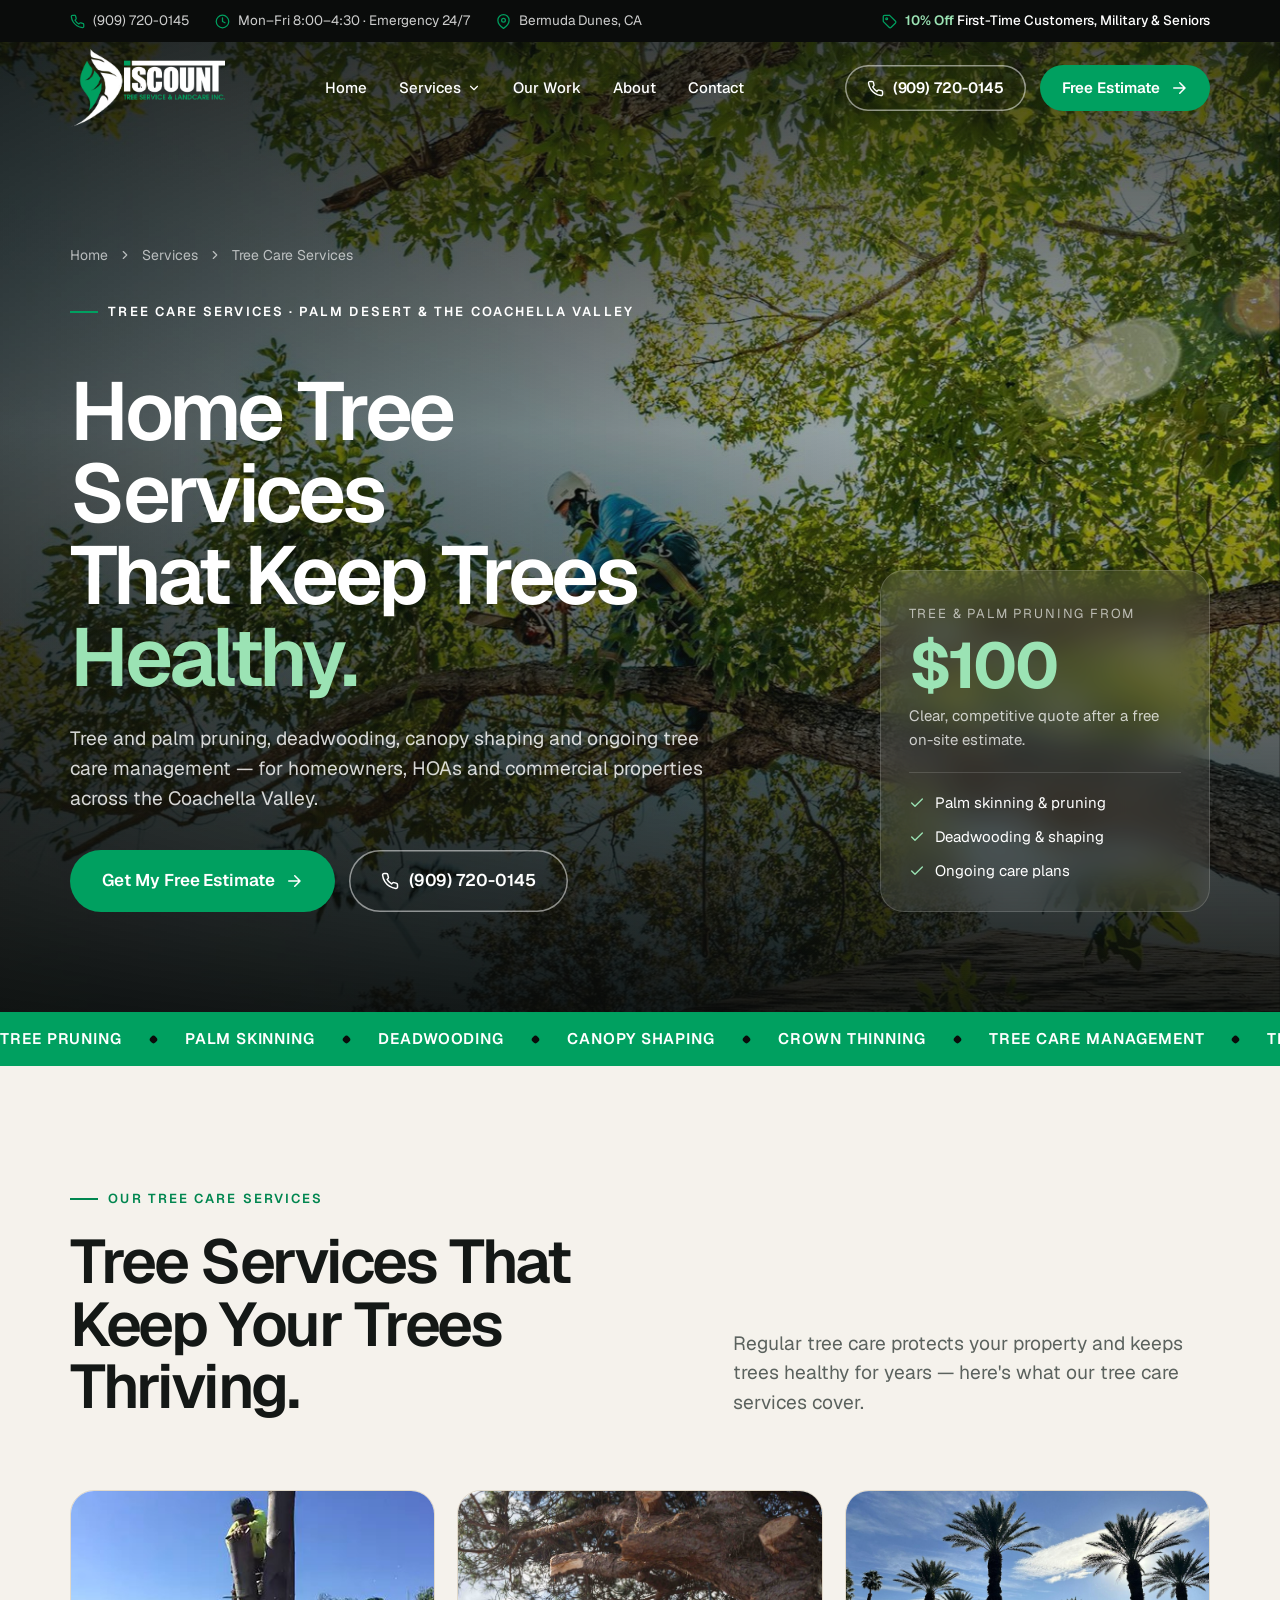
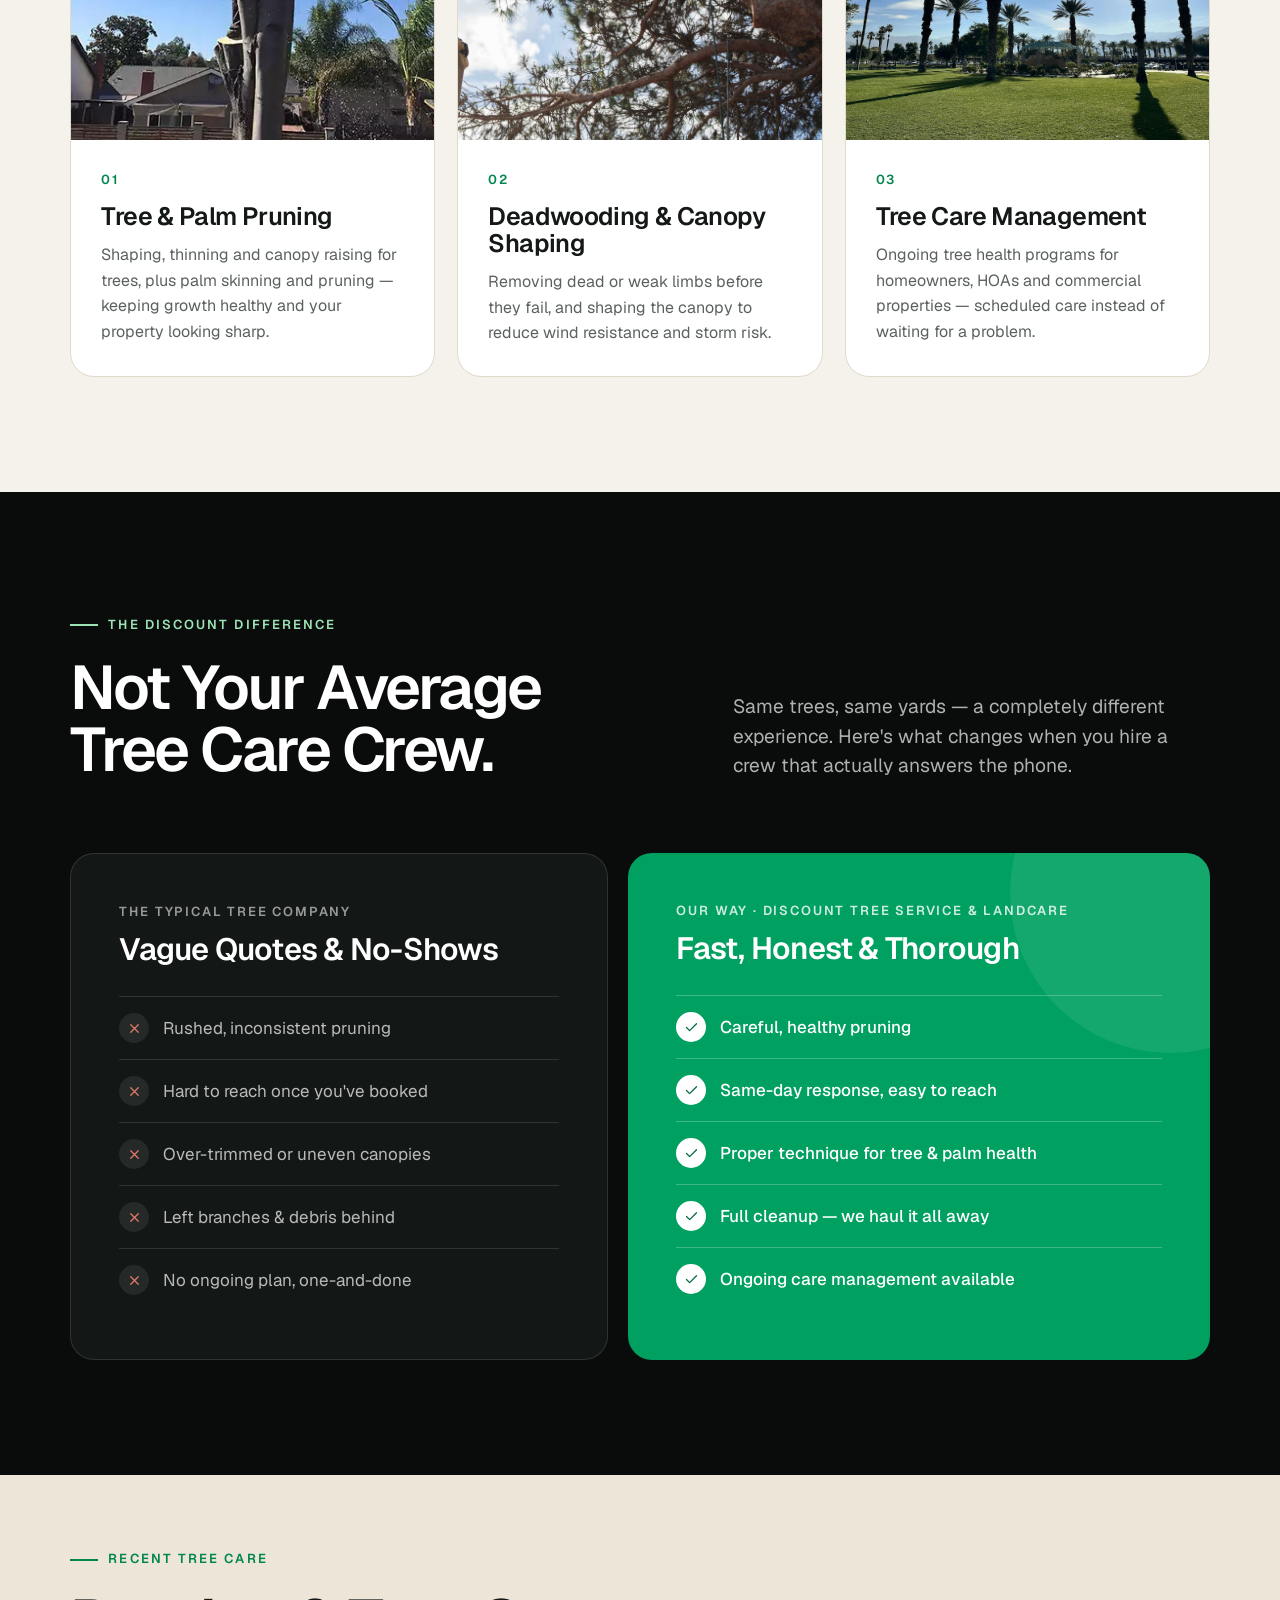
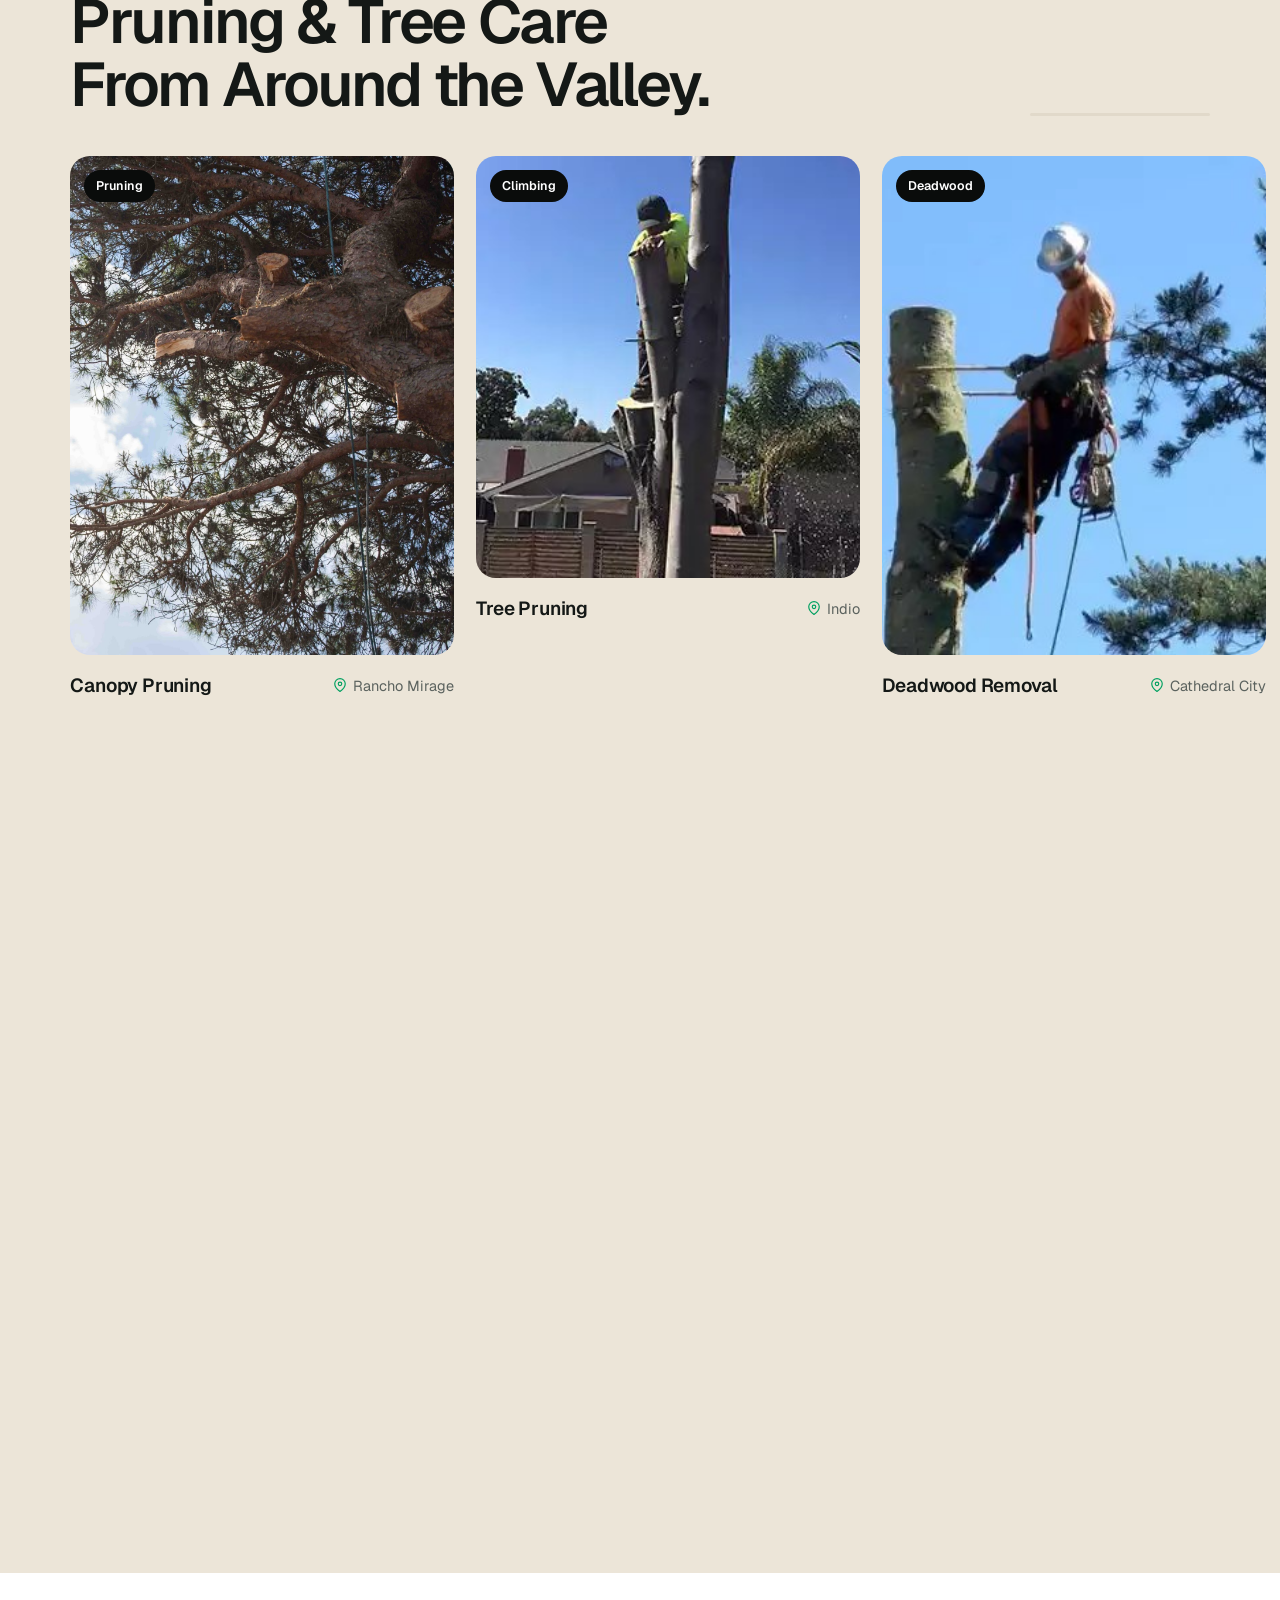
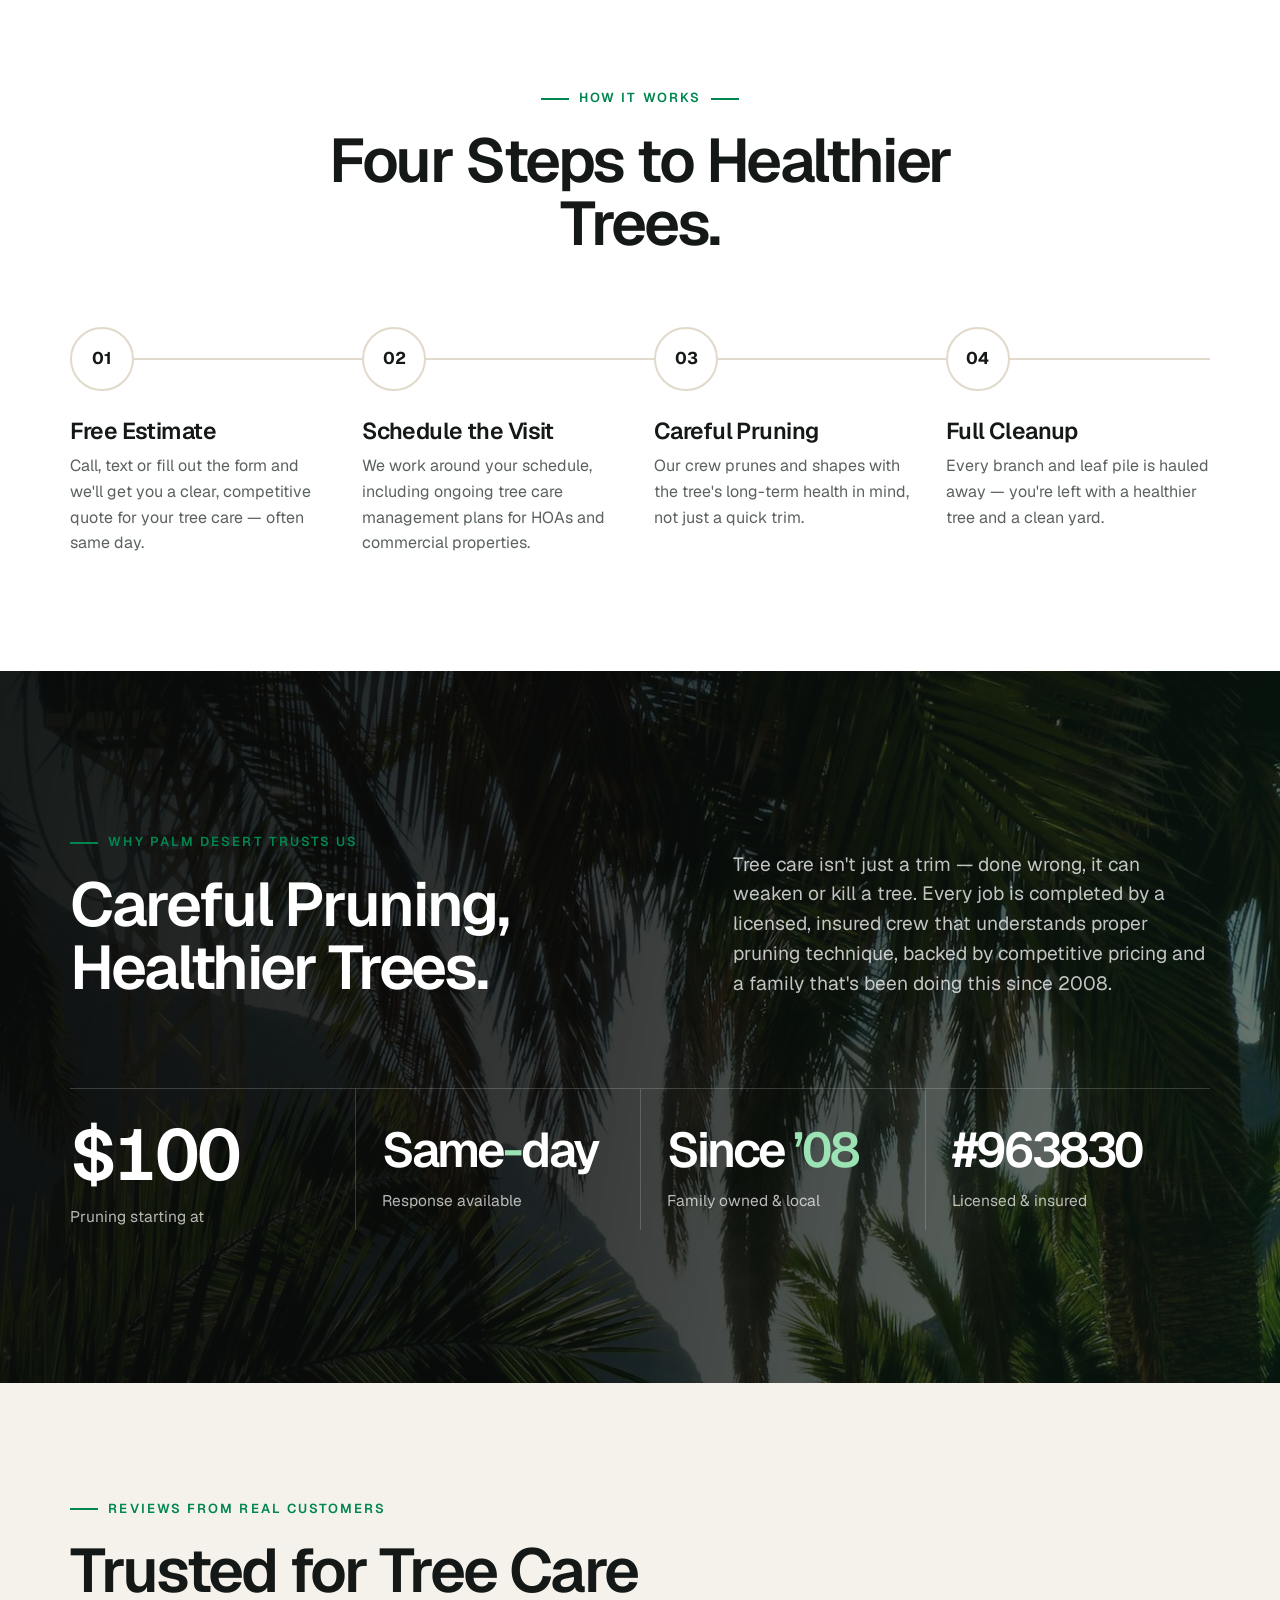
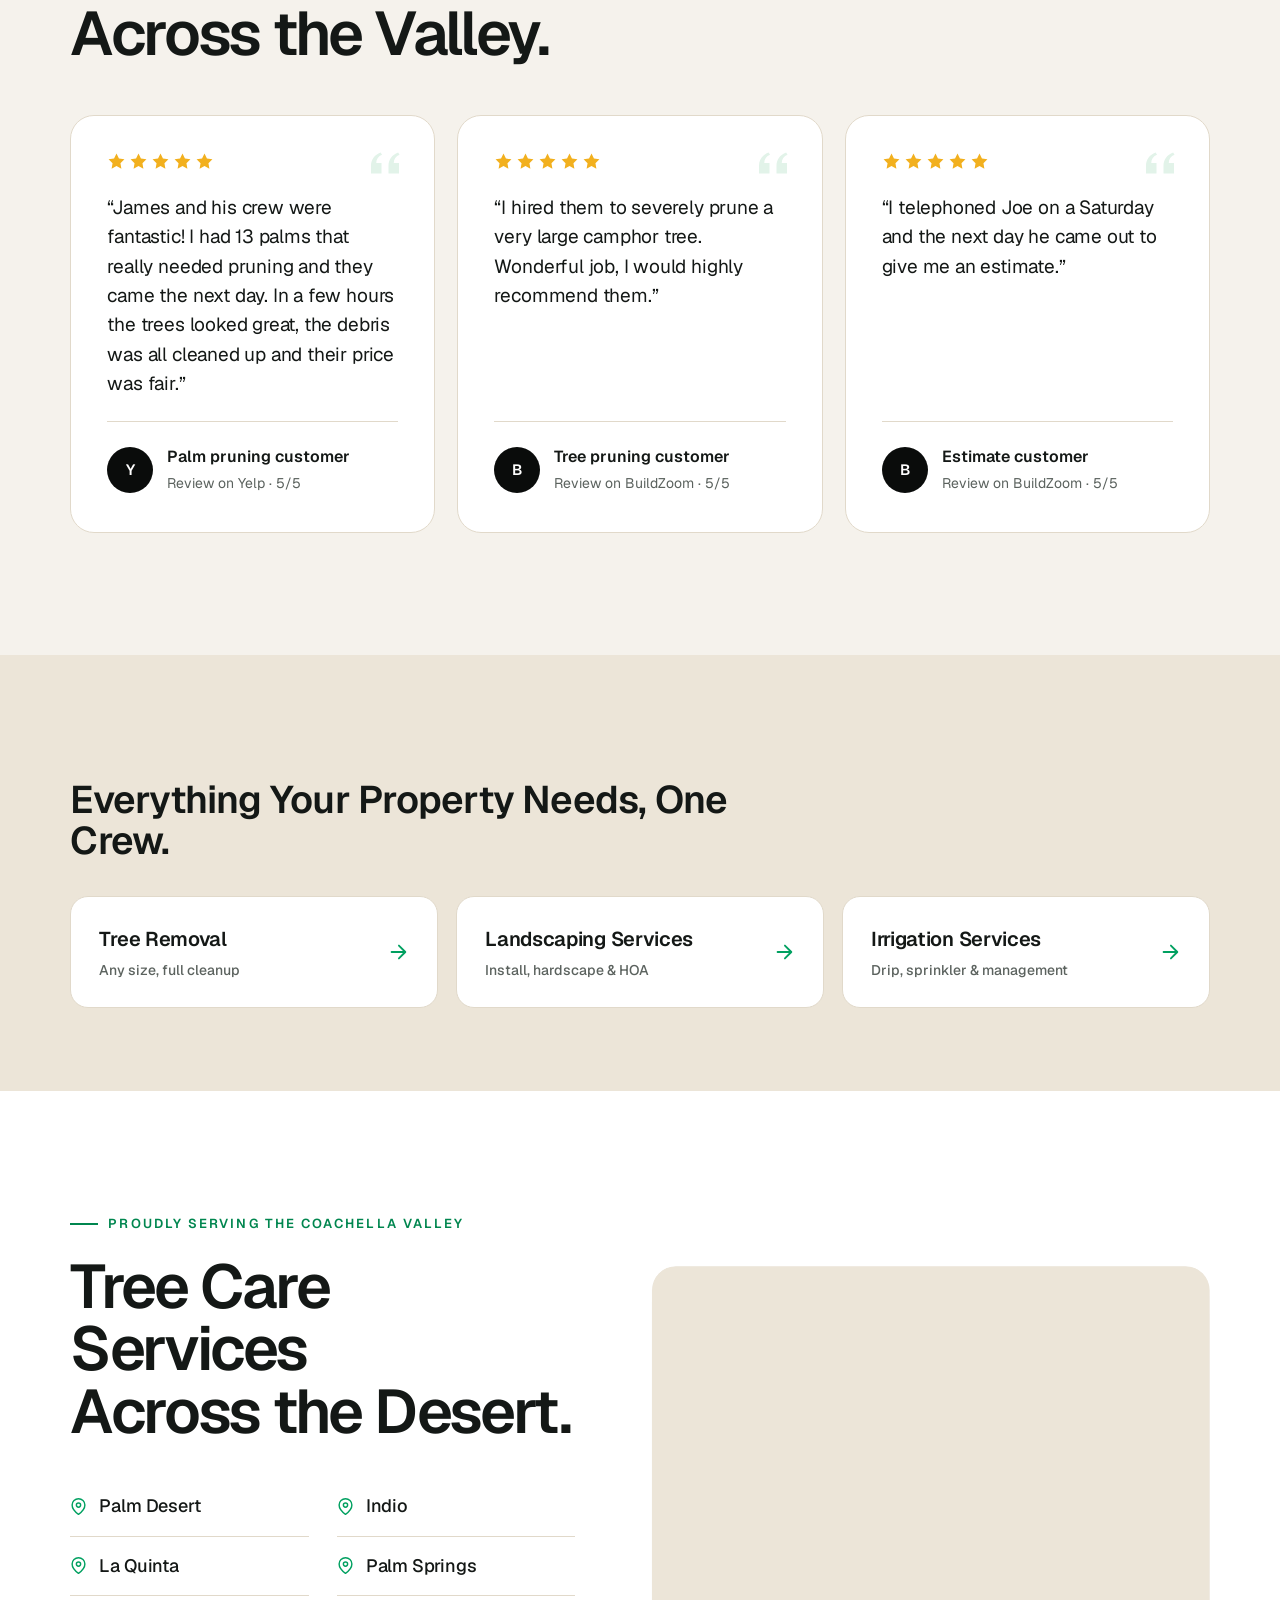
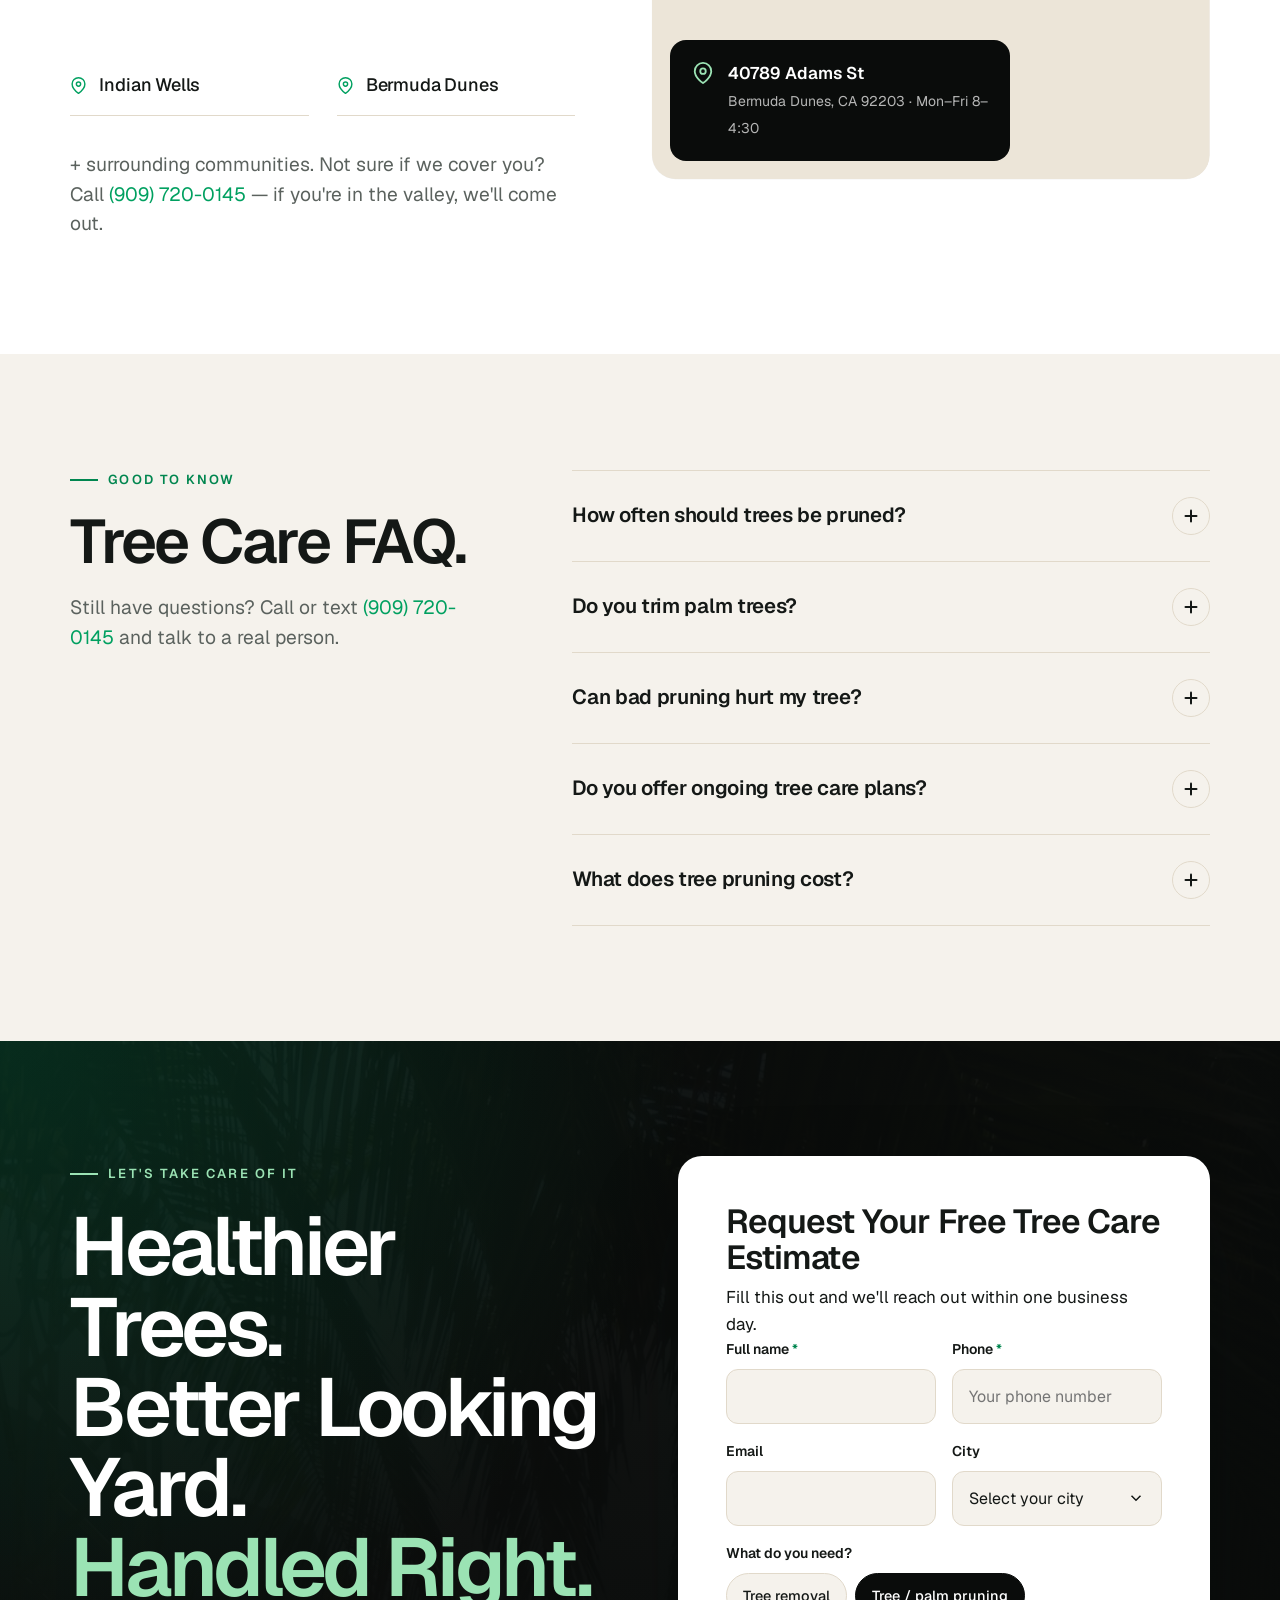
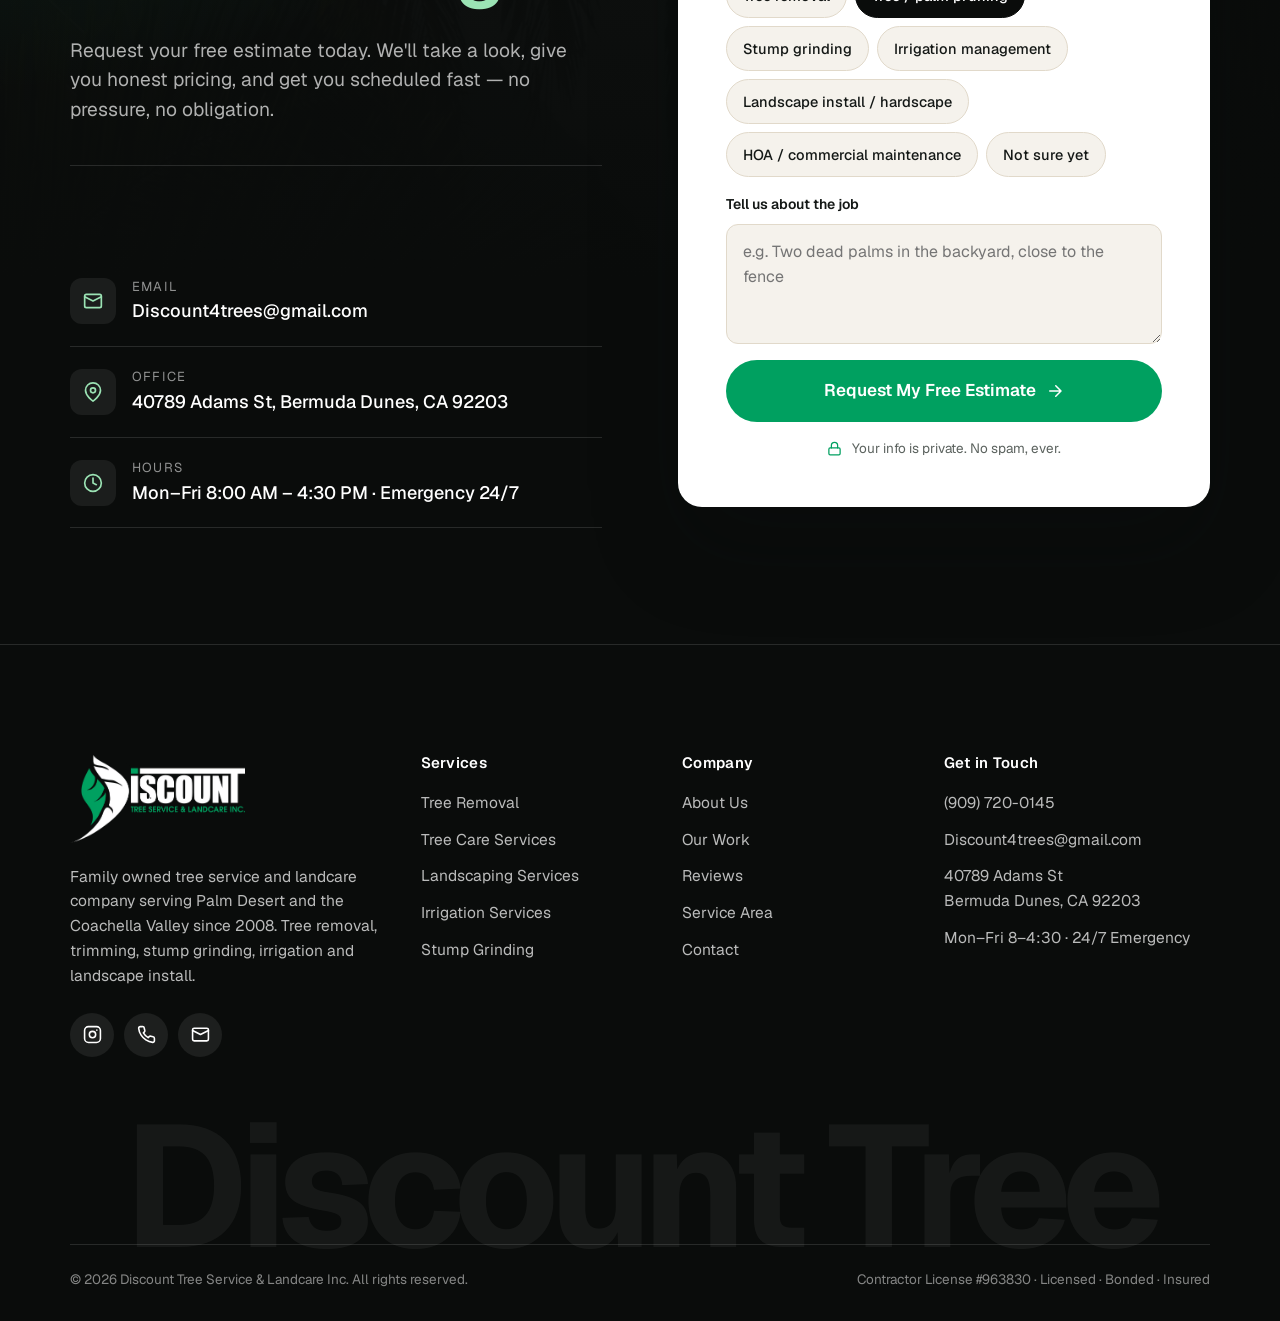
<file: tree-care-services.html>
<!DOCTYPE html>
<html lang="en">
<head>
<meta charset="UTF-8">
<meta name="viewport" content="width=device-width, initial-scale=1.0">
<title>Tree Care Services in Palm Desert &amp; the Coachella Valley | Discount Tree Service &amp; Landcare</title>
<meta name="description" content="Complete home tree services in Palm Desert &amp; the Coachella Valley — tree &amp; palm pruning, deadwooding and ongoing tree care management. Family owned since 2008. Free estimates.">
<meta name="theme-color" content="#0A0C0B">
<link rel="canonical" href="https://www.discountlandcareinc.com/tree-care-services.html">
<meta property="og:type" content="website">
<meta property="og:title" content="Tree Care Services in Palm Desert &amp; the Coachella Valley | Discount Tree Service &amp; Landcare">
<meta property="og:description" content="Complete home tree services in Palm Desert &amp; the Coachella Valley — tree &amp; palm pruning, deadwooding and ongoing tree care management. Family owned since 2008. Free estimates.">
<meta property="og:image" content="assets/content/image/stock/palm-desert-street.jpg">
<link rel="icon" type="image/png" href="assets/logos/favicon.png">
<link rel="preload" href="assets/fonts/Geist/Geist-SemiBold.ttf" as="font" type="font/ttf" crossorigin>
<link rel="stylesheet" href="css/styles.css">
</head>
<body>

<!-- UTILITY BAR -->
<div class="utility">
  <div class="wrap">
    <div class="u-left">
      <span class="u-item"><svg viewBox="0 0 24 24" fill="none" stroke="currentColor" stroke-width="2" stroke-linecap="round" stroke-linejoin="round" aria-hidden="true"><path d="M22 16.92v3a2 2 0 0 1-2.18 2 19.79 19.79 0 0 1-8.63-3.07 19.5 19.5 0 0 1-6-6 19.79 19.79 0 0 1-3.07-8.67A2 2 0 0 1 4.11 2h3a2 2 0 0 1 2 1.72c.13.96.36 1.9.7 2.81a2 2 0 0 1-.45 2.11L8.09 9.91a16 16 0 0 0 6 6l1.27-1.27a2 2 0 0 1 2.11-.45c.9.34 1.85.57 2.81.7A2 2 0 0 1 22 16.92z"/></svg><a href="tel:+19097200145">(909) 720-0145</a></span>
      <span class="u-item hide-sm"><svg viewBox="0 0 24 24" fill="none" stroke="currentColor" stroke-width="2" stroke-linecap="round" stroke-linejoin="round" aria-hidden="true"><circle cx="12" cy="12" r="10"/><path d="M12 6v6l4 2"/></svg>Mon–Fri 8:00–4:30 · Emergency 24/7</span>
      <span class="u-item hide-sm"><svg viewBox="0 0 24 24" fill="none" stroke="currentColor" stroke-width="2" stroke-linecap="round" stroke-linejoin="round" aria-hidden="true"><path d="M21 10c0 7-9 13-9 13s-9-6-9-13a9 9 0 0 1 18 0z"/><circle cx="12" cy="10" r="3"/></svg>Bermuda Dunes, CA</span>
    </div>
    <div class="u-offer"><svg viewBox="0 0 24 24" fill="none" stroke="currentColor" stroke-width="2" stroke-linecap="round" stroke-linejoin="round" aria-hidden="true"><path d="M12.59 2.59A2 2 0 0 0 11.17 2H4a2 2 0 0 0-2 2v7.17a2 2 0 0 0 .59 1.42l8.7 8.7a2.43 2.43 0 0 0 3.42 0l6.58-6.58a2.43 2.43 0 0 0 0-3.42z"/><circle cx="7.5" cy="7.5" r="1.5"/></svg><span><b>10% Off</b> First-Time Customers, Military &amp; Seniors</span></div>
  </div>
</div>

<!-- HEADER -->
<header class="site-header over-hero" id="top">
  <div class="wrap">
    <a class="logo" href="/" aria-label="Discount Tree Service &amp; Landcare — home"><img src="assets/logos/DiscountTree_3.png" alt="Discount Tree Service &amp; Landcare Inc." width="826" height="416"></a>
    <nav class="main-nav" aria-label="Main">
      <a href="/">Home</a>
      <div class="has-drop">
        <button type="button" aria-haspopup="true">Services <svg class="caret" viewBox="0 0 24 24" fill="none" stroke="currentColor" stroke-width="2" stroke-linecap="round" stroke-linejoin="round" aria-hidden="true"><path d="m6 9 6 6 6-6"/></svg></button>
        <div class="drop"><a href="tree-removal.html"><span class="d-ico"><svg viewBox="0 0 24 24" fill="none" stroke="currentColor" stroke-width="2" stroke-linecap="round" stroke-linejoin="round" aria-hidden="true"><path d="m14 12-8.5 8.5a2.12 2.12 0 1 1-3-3L11 9"/><path d="M15 13 9 7l4-4 6 6h3a8 8 0 0 1-7 7z"/></svg></span><b>Tree Removal</b><small>Any size, full cleanup</small></a><a href="tree-care-services.html"><span class="d-ico"><svg viewBox="0 0 24 24" fill="none" stroke="currentColor" stroke-width="2" stroke-linecap="round" stroke-linejoin="round" aria-hidden="true"><circle cx="6" cy="6" r="3"/><circle cx="6" cy="18" r="3"/><path d="M20 4 8.12 15.88M14.47 14.48 20 20M8.12 8.12 12 12"/></svg></span><b>Tree Care Services</b><small>Tree & palm pruning</small></a><a href="landscaping-services.html"><span class="d-ico"><svg viewBox="0 0 24 24" fill="none" stroke="currentColor" stroke-width="2" stroke-linecap="round" stroke-linejoin="round" aria-hidden="true"><path d="M2 22 7 17M16.5 3.5a2.12 2.12 0 0 1 3 3L13 13l-3-3z"/><path d="m9.5 13.5-3 3a2 2 0 0 0 0 2.83l.17.17a2 2 0 0 0 2.83 0l3-3"/></svg></span><b>Landscaping Services</b><small>Install, hardscape & HOA</small></a><a href="irrigation-services.html"><span class="d-ico"><svg viewBox="0 0 24 24" fill="none" stroke="currentColor" stroke-width="2" stroke-linecap="round" stroke-linejoin="round" aria-hidden="true"><path d="M12 22a7 7 0 0 0 7-7c0-2-1-3.9-3-5.5s-3.5-4-4-6.5c-.5 2.5-2 4.9-4 6.5C6 11.1 5 13 5 15a7 7 0 0 0 7 7z"/></svg></span><b>Irrigation Services</b><small>Drip, sprinkler & management</small></a></div>
      </div>
      <a href="/#work">Our Work</a>
      <a href="about.html">About</a>
      <a href="#estimate">Contact</a>
    </nav>
    <div class="header-cta">
      <a class="btn btn-ghost header-phone-btn" href="tel:+19097200145" aria-label="Call (909) 720-0145"><svg viewBox="0 0 24 24" fill="none" stroke="currentColor" stroke-width="2" stroke-linecap="round" stroke-linejoin="round" aria-hidden="true"><path d="M22 16.92v3a2 2 0 0 1-2.18 2 19.79 19.79 0 0 1-8.63-3.07 19.5 19.5 0 0 1-6-6 19.79 19.79 0 0 1-3.07-8.67A2 2 0 0 1 4.11 2h3a2 2 0 0 1 2 1.72c.13.96.36 1.9.7 2.81a2 2 0 0 1-.45 2.11L8.09 9.91a16 16 0 0 0 6 6l1.27-1.27a2 2 0 0 1 2.11-.45c.9.34 1.85.57 2.81.7A2 2 0 0 1 22 16.92z"/></svg><span class="ph-num">(909) 720-0145</span></a>
      <a class="btn" href="#estimate">Free Estimate <svg class="arrow" viewBox="0 0 24 24" fill="none" stroke="currentColor" stroke-width="2" stroke-linecap="round" stroke-linejoin="round" aria-hidden="true"><path d="M5 12h14M13 5l7 7-7 7"/></svg></a>
      <button class="nav-toggle" type="button" aria-label="Open menu" aria-expanded="false"><span></span></button>
    </div>
  </div>
</header>

<div class="mobile-menu" aria-label="Mobile menu">
  <nav>
    <a href="/">Home <svg viewBox="0 0 24 24" fill="none" stroke="currentColor" stroke-width="2" stroke-linecap="round" stroke-linejoin="round" aria-hidden="true"><path d="M5 12h14M13 5l7 7-7 7"/></svg></a>
    <a class="sub" href="tree-removal.html">Tree Removal</a><a class="sub" href="tree-care-services.html">Tree Care Services</a><a class="sub" href="landscaping-services.html">Landscaping Services</a><a class="sub" href="irrigation-services.html">Irrigation Services</a>
    <a href="/#work">Our Work <svg viewBox="0 0 24 24" fill="none" stroke="currentColor" stroke-width="2" stroke-linecap="round" stroke-linejoin="round" aria-hidden="true"><path d="M5 12h14M13 5l7 7-7 7"/></svg></a>
    <a href="about.html">About <svg viewBox="0 0 24 24" fill="none" stroke="currentColor" stroke-width="2" stroke-linecap="round" stroke-linejoin="round" aria-hidden="true"><path d="M5 12h14M13 5l7 7-7 7"/></svg></a>
    <a href="#estimate">Contact <svg viewBox="0 0 24 24" fill="none" stroke="currentColor" stroke-width="2" stroke-linecap="round" stroke-linejoin="round" aria-hidden="true"><path d="M5 12h14M13 5l7 7-7 7"/></svg></a>
  </nav>
  <div class="mm-foot">
    <a class="btn btn-lg btn-block" href="tel:+19097200145"><svg viewBox="0 0 24 24" fill="none" stroke="currentColor" stroke-width="2" stroke-linecap="round" stroke-linejoin="round" aria-hidden="true"><path d="M22 16.92v3a2 2 0 0 1-2.18 2 19.79 19.79 0 0 1-8.63-3.07 19.5 19.5 0 0 1-6-6 19.79 19.79 0 0 1-3.07-8.67A2 2 0 0 1 4.11 2h3a2 2 0 0 1 2 1.72c.13.96.36 1.9.7 2.81a2 2 0 0 1-.45 2.11L8.09 9.91a16 16 0 0 0 6 6l1.27-1.27a2 2 0 0 1 2.11-.45c.9.34 1.85.57 2.81.7A2 2 0 0 1 22 16.92z"/></svg> Call (909) 720-0145</a>
    <a class="btn btn-lg btn-block btn-ghost" href="#estimate">Get a Free Estimate</a>
    <p>Mon–Fri 8:00 AM – 4:30 PM · 24/7 emergency service · Lic. #963830</p>
  </div>
</div>

<main>
<!-- PAGE HERO -->
<section class="page-hero hero">
  <div class="hero-media"><img src="assets/content/image/stock/arborist-canopy.jpg" alt="Arborist pruning branches high in a tree canopy" data-parallax=".16" fetchpriority="high"></div>
  <div class="wrap">
    <div class="page-hero-grid hero-inner">
      <div>
        <nav class="crumbs" aria-label="Breadcrumb" data-reveal><a href="/">Home</a><svg viewBox="0 0 24 24" fill="none" stroke="currentColor" stroke-width="2" stroke-linecap="round" stroke-linejoin="round" aria-hidden="true"><path d="m9 18 6-6-6-6"/></svg><span>Services</span><svg viewBox="0 0 24 24" fill="none" stroke="currentColor" stroke-width="2" stroke-linecap="round" stroke-linejoin="round" aria-hidden="true"><path d="m9 18 6-6-6-6"/></svg><span>Tree Care Services</span></nav>
        <span class="eyebrow" data-reveal>Tree Care Services · Palm Desert &amp; the Coachella Valley</span>
        <h1 data-split>Home Tree Services<br>That Keep Trees <span class="accent">Healthy.</span></h1>
        <p class="lead" data-reveal style="--d:.35s">Tree and palm pruning, deadwooding, canopy shaping and ongoing tree care management — for homeowners, HOAs and commercial properties across the Coachella Valley.</p>
        <div class="hero-actions" data-reveal style="--d:.45s">
          <a class="btn btn-lg" href="#estimate">Get My Free Estimate <svg class="arrow" viewBox="0 0 24 24" fill="none" stroke="currentColor" stroke-width="2" stroke-linecap="round" stroke-linejoin="round" aria-hidden="true"><path d="M5 12h14M13 5l7 7-7 7"/></svg></a>
          <a class="btn btn-lg btn-ghost" href="tel:+19097200145"><svg viewBox="0 0 24 24" fill="none" stroke="currentColor" stroke-width="2" stroke-linecap="round" stroke-linejoin="round" aria-hidden="true"><path d="M22 16.92v3a2 2 0 0 1-2.18 2 19.79 19.79 0 0 1-8.63-3.07 19.5 19.5 0 0 1-6-6 19.79 19.79 0 0 1-3.07-8.67A2 2 0 0 1 4.11 2h3a2 2 0 0 1 2 1.72c.13.96.36 1.9.7 2.81a2 2 0 0 1-.45 2.11L8.09 9.91a16 16 0 0 0 6 6l1.27-1.27a2 2 0 0 1 2.11-.45c.9.34 1.85.57 2.81.7A2 2 0 0 1 22 16.92z"/></svg> (909) 720-0145</a>
        </div>
      </div>
      <aside class="price-tile" data-reveal="right" style="--d:.5s">
        <small>Tree &amp; palm pruning from</small>
        <b>$100</b>
        <p>Clear, competitive quote after a free on-site estimate.</p>
        <ul><li><svg viewBox="0 0 24 24" fill="none" stroke="currentColor" stroke-width="2" stroke-linecap="round" stroke-linejoin="round" aria-hidden="true"><path d="M20 6 9 17l-5-5"/></svg>Palm skinning &amp; pruning</li><li><svg viewBox="0 0 24 24" fill="none" stroke="currentColor" stroke-width="2" stroke-linecap="round" stroke-linejoin="round" aria-hidden="true"><path d="M20 6 9 17l-5-5"/></svg>Deadwooding &amp; shaping</li><li><svg viewBox="0 0 24 24" fill="none" stroke="currentColor" stroke-width="2" stroke-linecap="round" stroke-linejoin="round" aria-hidden="true"><path d="M20 6 9 17l-5-5"/></svg>Ongoing care plans</li></ul>
      </aside>
    </div>
  </div>
</section>

<div class="marquee" aria-hidden="true">
  <div class="marquee-track"><div class="marquee-group"><span>Tree Pruning</span><i></i><span>Palm Skinning</span><i></i><span>Deadwooding</span><i></i><span>Canopy Shaping</span><i></i><span>Crown Thinning</span><i></i><span>Tree Care Management</span><i></i></div><div class="marquee-group"><span>Tree Pruning</span><i></i><span>Palm Skinning</span><i></i><span>Deadwooding</span><i></i><span>Canopy Shaping</span><i></i><span>Crown Thinning</span><i></i><span>Tree Care Management</span><i></i></div></div>
</div>

<!-- SERVICE DETAILS -->
<section class="section" id="details">
  <div class="wrap">
    <div class="section-head split">
      <div>
        <span class="eyebrow" data-reveal>Our Tree Care Services</span>
        <h2 class="h2" style="margin-top:20px" data-reveal>Tree Services That Keep Your Trees Thriving.</h2>
      </div>
      <p class="lead" data-reveal>Regular tree care protects your property and keeps trees healthy for years — here's what our tree care services cover.</p>
    </div>
    <div class="detail-grid" data-stagger=".12"><article class="detail-card" data-reveal><div class="d-img"><img src="assets/content/image/jobs/climber-palm-yard.jpg" alt="Tree &amp; Palm Pruning" loading="lazy"></div><div class="d-body"><span class="d-num">01</span><h3>Tree &amp; Palm Pruning</h3><p>Shaping, thinning and canopy raising for trees, plus palm skinning and pruning — keeping growth healthy and your property looking sharp.</p></div></article><article class="detail-card" data-reveal><div class="d-img"><img src="assets/content/image/jobs/pruned-pine-canopy.jpg" alt="Deadwooding &amp; Canopy Shaping" loading="lazy"></div><div class="d-body"><span class="d-num">02</span><h3>Deadwooding &amp; Canopy Shaping</h3><p>Removing dead or weak limbs before they fail, and shaping the canopy to reduce wind resistance and storm risk.</p></div></article><article class="detail-card" data-reveal><div class="d-img"><img src="assets/content/image/stock/palms-on-lawn.jpg" alt="Tree Care Management" loading="lazy"></div><div class="d-body"><span class="d-num">03</span><h3>Tree Care Management</h3><p>Ongoing tree health programs for homeowners, HOAs and commercial properties — scheduled care instead of waiting for a problem.</p></div></article></div>
  </div>
</section>

<!-- DISCOUNT DIFFERENCE -->
<section class="section bg-dark">
  <div class="wrap">
    <div class="section-head split">
      <div>
        <span class="eyebrow" data-reveal>The Discount Difference</span>
        <h2 class="h2" style="margin-top:20px" data-reveal>Not Your Average<br>Tree Care Crew.</h2>
      </div>
      <p class="lead" data-reveal>Same trees, same yards — a completely different experience. Here's what changes when you hire a crew that actually answers the phone.</p>
    </div>
    <div class="compare" data-stagger=".15">
      <div class="cmp-col theirs" data-reveal="left">
        <div class="cmp-label">The Typical Tree Company</div>
        <h3>Vague Quotes &amp; No-Shows</h3>
        <ul><li><span class="ic"><svg viewBox="0 0 24 24" fill="none" stroke="currentColor" stroke-width="2" stroke-linecap="round" stroke-linejoin="round" aria-hidden="true"><path d="M18 6 6 18M6 6l12 12"/></svg></span>Rushed, inconsistent pruning</li><li><span class="ic"><svg viewBox="0 0 24 24" fill="none" stroke="currentColor" stroke-width="2" stroke-linecap="round" stroke-linejoin="round" aria-hidden="true"><path d="M18 6 6 18M6 6l12 12"/></svg></span>Hard to reach once you've booked</li><li><span class="ic"><svg viewBox="0 0 24 24" fill="none" stroke="currentColor" stroke-width="2" stroke-linecap="round" stroke-linejoin="round" aria-hidden="true"><path d="M18 6 6 18M6 6l12 12"/></svg></span>Over-trimmed or uneven canopies</li><li><span class="ic"><svg viewBox="0 0 24 24" fill="none" stroke="currentColor" stroke-width="2" stroke-linecap="round" stroke-linejoin="round" aria-hidden="true"><path d="M18 6 6 18M6 6l12 12"/></svg></span>Left branches &amp; debris behind</li><li><span class="ic"><svg viewBox="0 0 24 24" fill="none" stroke="currentColor" stroke-width="2" stroke-linecap="round" stroke-linejoin="round" aria-hidden="true"><path d="M18 6 6 18M6 6l12 12"/></svg></span>No ongoing plan, one-and-done</li></ul>
      </div>
      <div class="cmp-col ours" data-reveal="right">
        <div class="cmp-label">Our Way · Discount Tree Service &amp; Landcare</div>
        <h3>Fast, Honest &amp; Thorough</h3>
        <ul><li><span class="ic"><svg viewBox="0 0 24 24" fill="none" stroke="currentColor" stroke-width="2" stroke-linecap="round" stroke-linejoin="round" aria-hidden="true"><path d="M20 6 9 17l-5-5"/></svg></span>Careful, healthy pruning</li><li><span class="ic"><svg viewBox="0 0 24 24" fill="none" stroke="currentColor" stroke-width="2" stroke-linecap="round" stroke-linejoin="round" aria-hidden="true"><path d="M20 6 9 17l-5-5"/></svg></span>Same-day response, easy to reach</li><li><span class="ic"><svg viewBox="0 0 24 24" fill="none" stroke="currentColor" stroke-width="2" stroke-linecap="round" stroke-linejoin="round" aria-hidden="true"><path d="M20 6 9 17l-5-5"/></svg></span>Proper technique for tree &amp; palm health</li><li><span class="ic"><svg viewBox="0 0 24 24" fill="none" stroke="currentColor" stroke-width="2" stroke-linecap="round" stroke-linejoin="round" aria-hidden="true"><path d="M20 6 9 17l-5-5"/></svg></span>Full cleanup — we haul it all away</li><li><span class="ic"><svg viewBox="0 0 24 24" fill="none" stroke="currentColor" stroke-width="2" stroke-linecap="round" stroke-linejoin="round" aria-hidden="true"><path d="M20 6 9 17l-5-5"/></svg></span>Ongoing care management available</li></ul>
      </div>
    </div>
  </div>
</section>

<!-- RECENT WORK (pinned horizontal scroll on desktop) -->
<section class="hscroll bg-sand" id="work">
  <div class="hscroll-pin">
    <div class="hscroll-head">
      <div class="wrap">
        <div class="section-head" style="margin:0">
          <span class="eyebrow" data-reveal>Recent Tree Care</span>
          <h2 class="h2" data-reveal>Pruning &amp; Tree Care<br>From Around the Valley.</h2>
        </div>
        <div class="hscroll-progress" aria-hidden="true"><i></i></div>
      </div>
    </div>
    <div class="hscroll-track">
      <article class="work-card tall"><div class="w-img"><span class="w-flag">Pruning</span><img src="assets/content/image/jobs/pruned-pine-canopy.jpg" alt="Canopy Pruning in Rancho Mirage" loading="lazy"></div><div class="w-meta"><b>Canopy Pruning</b><span><svg viewBox="0 0 24 24" fill="none" stroke="currentColor" stroke-width="2" stroke-linecap="round" stroke-linejoin="round" aria-hidden="true"><path d="M21 10c0 7-9 13-9 13s-9-6-9-13a9 9 0 0 1 18 0z"/><circle cx="12" cy="10" r="3"/></svg>Rancho Mirage</span></div></article><article class="work-card"><div class="w-img"><span class="w-flag">Climbing</span><img src="assets/content/image/jobs/climber-palm-yard.jpg" alt="Tree Pruning in Indio" loading="lazy"></div><div class="w-meta"><b>Tree Pruning</b><span><svg viewBox="0 0 24 24" fill="none" stroke="currentColor" stroke-width="2" stroke-linecap="round" stroke-linejoin="round" aria-hidden="true"><path d="M21 10c0 7-9 13-9 13s-9-6-9-13a9 9 0 0 1 18 0z"/><circle cx="12" cy="10" r="3"/></svg>Indio</span></div></article><article class="work-card tall"><div class="w-img"><span class="w-flag">Deadwood</span><img src="assets/content/image/jobs/climber-topping.jpg" alt="Deadwood Removal in Cathedral City" loading="lazy"></div><div class="w-meta"><b>Deadwood Removal</b><span><svg viewBox="0 0 24 24" fill="none" stroke="currentColor" stroke-width="2" stroke-linecap="round" stroke-linejoin="round" aria-hidden="true"><path d="M21 10c0 7-9 13-9 13s-9-6-9-13a9 9 0 0 1 18 0z"/><circle cx="12" cy="10" r="3"/></svg>Cathedral City</span></div></article><article class="work-card"><div class="w-img"><span class="w-flag">Shaping</span><img src="assets/content/image/jobs/backyard-cleanup.jpg" alt="Canopy Shaping in Palm Springs" loading="lazy"></div><div class="w-meta"><b>Canopy Shaping</b><span><svg viewBox="0 0 24 24" fill="none" stroke="currentColor" stroke-width="2" stroke-linecap="round" stroke-linejoin="round" aria-hidden="true"><path d="M21 10c0 7-9 13-9 13s-9-6-9-13a9 9 0 0 1 18 0z"/><circle cx="12" cy="10" r="3"/></svg>Palm Springs</span></div></article>
      <article class="work-card cta-card"><div class="w-img"><h3>Your Yard<br>Could Be Next.</h3><div><p style="color:rgba(255,255,255,.7);margin-bottom:22px">Free on-site estimates across the Coachella Valley.</p><a class="btn" href="#estimate">Get My Free Estimate <svg class="arrow" viewBox="0 0 24 24" fill="none" stroke="currentColor" stroke-width="2" stroke-linecap="round" stroke-linejoin="round" aria-hidden="true"><path d="M5 12h14M13 5l7 7-7 7"/></svg></a></div></div><div class="w-meta"><b>&nbsp;</b></div></article>
    </div>
  </div>
</section>

<!-- HOW IT WORKS -->
<section class="section bg-paper">
  <div class="wrap">
    <div class="section-head center">
      <span class="eyebrow center" data-reveal>How It Works</span>
      <h2 class="h2" data-reveal>Four Steps to Healthier Trees.</h2>
    </div>
    <div class="steps" data-stagger=".12">
      <div class="steps-line"><i></i></div>
      <div class="step" data-reveal><span class="dot">01</span><div><h3>Free Estimate</h3><p>Call, text or fill out the form and we'll get you a clear, competitive quote for your tree care — often same day.</p></div></div><div class="step" data-reveal><span class="dot">02</span><div><h3>Schedule the Visit</h3><p>We work around your schedule, including ongoing tree care management plans for HOAs and commercial properties.</p></div></div><div class="step" data-reveal><span class="dot">03</span><div><h3>Careful Pruning</h3><p>Our crew prunes and shapes with the tree's long-term health in mind, not just a quick trim.</p></div></div><div class="step" data-reveal><span class="dot">04</span><div><h3>Full Cleanup</h3><p>Every branch and leaf pile is hauled away — you're left with a healthier tree and a clean yard.</p></div></div>
    </div>
  </div>
</section>

<!-- WHY US / STATS -->
<section class="stats-band">
  <div class="bg" data-parallax=".12"><img src="assets/content/image/stock/palm-fronds-mountains.jpg" alt="" loading="lazy"></div>
  <div class="wrap">
    <div class="stats-top">
      <div>
        <span class="eyebrow" data-reveal>Why Palm Desert Trusts Us</span>
        <h2 class="h2" style="margin-top:20px" data-reveal>Careful Pruning,<br>Healthier Trees.</h2>
      </div>
      <p class="lead" data-reveal>Tree care isn't just a trim — done wrong, it can weaken or kill a tree. Every job is completed by a licensed, insured crew that understands proper pruning technique, backed by competitive pricing and a family that's been doing this since 2008.</p>
    </div>
    <div class="stats" data-stagger=".1"><div class="stat" data-reveal><b>$100</b><span>Pruning starting at</span></div><div class="stat" data-reveal><b class="word">Same<span class="accent">-</span>day</b><span>Response available</span></div><div class="stat" data-reveal><b class="word">Since <span class="accent">’08</span></b><span>Family owned &amp; local</span></div><div class="stat" data-reveal><b class="word">#963830</b><span>Licensed &amp; insured</span></div></div>
  </div>
</section>

<!-- REVIEWS -->
<!-- NOTE: real customer quotes from Yelp & BuildZoom. Swap in Google Business Profile reviews (with names) once pulled from GBP. -->
<section class="section" id="reviews">
  <div class="wrap" data-slider>
    <div class="reviews-head">
      <div class="section-head" style="margin:0">
        <span class="eyebrow" data-reveal>Reviews From Real Customers</span>
        <h2 class="h2" data-reveal>Trusted for Tree Care<br>Across the Valley.</h2>
      </div>
    </div>
    <div class="rv-track" data-reveal>
        <article class="rv-card">
          <svg class="q" viewBox="0 0 24 24" fill="currentColor" aria-hidden="true"><path d="M9.5 6C6 7.3 4 10 4 13.6V18h6v-6H7c0-2.3 1.2-3.9 3.3-4.7zm10 0C16 7.3 14 10 14 13.6V18h6v-6h-3c0-2.3 1.2-3.9 3.3-4.7z"/></svg>
          <div class="stars" aria-label="5 out of 5 stars"><svg viewBox="0 0 24 24" fill="currentColor" aria-hidden="true"><path d="m12 2 3.09 6.26L22 9.27l-5 4.87 1.18 6.88L12 17.77l-6.18 3.25L7 14.14 2 9.27l6.91-1.01z"/></svg><svg viewBox="0 0 24 24" fill="currentColor" aria-hidden="true"><path d="m12 2 3.09 6.26L22 9.27l-5 4.87 1.18 6.88L12 17.77l-6.18 3.25L7 14.14 2 9.27l6.91-1.01z"/></svg><svg viewBox="0 0 24 24" fill="currentColor" aria-hidden="true"><path d="m12 2 3.09 6.26L22 9.27l-5 4.87 1.18 6.88L12 17.77l-6.18 3.25L7 14.14 2 9.27l6.91-1.01z"/></svg><svg viewBox="0 0 24 24" fill="currentColor" aria-hidden="true"><path d="m12 2 3.09 6.26L22 9.27l-5 4.87 1.18 6.88L12 17.77l-6.18 3.25L7 14.14 2 9.27l6.91-1.01z"/></svg><svg viewBox="0 0 24 24" fill="currentColor" aria-hidden="true"><path d="m12 2 3.09 6.26L22 9.27l-5 4.87 1.18 6.88L12 17.77l-6.18 3.25L7 14.14 2 9.27l6.91-1.01z"/></svg></div>
          <blockquote>“James and his crew were fantastic! I had 13 palms that really needed pruning and they came the next day. In a few hours the trees looked great, the debris was all cleaned up and their price was fair.”</blockquote>
          <div class="who"><span class="av">Y</span><div><b>Palm pruning customer</b><small>Review on Yelp · 5/5</small></div></div>
        </article>
        <article class="rv-card">
          <svg class="q" viewBox="0 0 24 24" fill="currentColor" aria-hidden="true"><path d="M9.5 6C6 7.3 4 10 4 13.6V18h6v-6H7c0-2.3 1.2-3.9 3.3-4.7zm10 0C16 7.3 14 10 14 13.6V18h6v-6h-3c0-2.3 1.2-3.9 3.3-4.7z"/></svg>
          <div class="stars" aria-label="5 out of 5 stars"><svg viewBox="0 0 24 24" fill="currentColor" aria-hidden="true"><path d="m12 2 3.09 6.26L22 9.27l-5 4.87 1.18 6.88L12 17.77l-6.18 3.25L7 14.14 2 9.27l6.91-1.01z"/></svg><svg viewBox="0 0 24 24" fill="currentColor" aria-hidden="true"><path d="m12 2 3.09 6.26L22 9.27l-5 4.87 1.18 6.88L12 17.77l-6.18 3.25L7 14.14 2 9.27l6.91-1.01z"/></svg><svg viewBox="0 0 24 24" fill="currentColor" aria-hidden="true"><path d="m12 2 3.09 6.26L22 9.27l-5 4.87 1.18 6.88L12 17.77l-6.18 3.25L7 14.14 2 9.27l6.91-1.01z"/></svg><svg viewBox="0 0 24 24" fill="currentColor" aria-hidden="true"><path d="m12 2 3.09 6.26L22 9.27l-5 4.87 1.18 6.88L12 17.77l-6.18 3.25L7 14.14 2 9.27l6.91-1.01z"/></svg><svg viewBox="0 0 24 24" fill="currentColor" aria-hidden="true"><path d="m12 2 3.09 6.26L22 9.27l-5 4.87 1.18 6.88L12 17.77l-6.18 3.25L7 14.14 2 9.27l6.91-1.01z"/></svg></div>
          <blockquote>“I hired them to severely prune a very large camphor tree. Wonderful job, I would highly recommend them.”</blockquote>
          <div class="who"><span class="av">B</span><div><b>Tree pruning customer</b><small>Review on BuildZoom · 5/5</small></div></div>
        </article>
        <article class="rv-card">
          <svg class="q" viewBox="0 0 24 24" fill="currentColor" aria-hidden="true"><path d="M9.5 6C6 7.3 4 10 4 13.6V18h6v-6H7c0-2.3 1.2-3.9 3.3-4.7zm10 0C16 7.3 14 10 14 13.6V18h6v-6h-3c0-2.3 1.2-3.9 3.3-4.7z"/></svg>
          <div class="stars" aria-label="5 out of 5 stars"><svg viewBox="0 0 24 24" fill="currentColor" aria-hidden="true"><path d="m12 2 3.09 6.26L22 9.27l-5 4.87 1.18 6.88L12 17.77l-6.18 3.25L7 14.14 2 9.27l6.91-1.01z"/></svg><svg viewBox="0 0 24 24" fill="currentColor" aria-hidden="true"><path d="m12 2 3.09 6.26L22 9.27l-5 4.87 1.18 6.88L12 17.77l-6.18 3.25L7 14.14 2 9.27l6.91-1.01z"/></svg><svg viewBox="0 0 24 24" fill="currentColor" aria-hidden="true"><path d="m12 2 3.09 6.26L22 9.27l-5 4.87 1.18 6.88L12 17.77l-6.18 3.25L7 14.14 2 9.27l6.91-1.01z"/></svg><svg viewBox="0 0 24 24" fill="currentColor" aria-hidden="true"><path d="m12 2 3.09 6.26L22 9.27l-5 4.87 1.18 6.88L12 17.77l-6.18 3.25L7 14.14 2 9.27l6.91-1.01z"/></svg><svg viewBox="0 0 24 24" fill="currentColor" aria-hidden="true"><path d="m12 2 3.09 6.26L22 9.27l-5 4.87 1.18 6.88L12 17.77l-6.18 3.25L7 14.14 2 9.27l6.91-1.01z"/></svg></div>
          <blockquote>“I telephoned Joe on a Saturday and the next day he came out to give me an estimate.”</blockquote>
          <div class="who"><span class="av">B</span><div><b>Estimate customer</b><small>Review on BuildZoom · 5/5</small></div></div>
        </article>
    </div>
  </div>
</section>

<!-- RELATED -->
<section class="section-tight bg-sand">
  <div class="wrap">
    <div class="section-head" style="margin-bottom:34px"><span class="eyebrow" data-reveal>More Services</span><h2 class="h3" style="font-size:clamp(28px,3vw,40px)" data-reveal>Everything Your Property Needs, One Crew.</h2></div>
    <div class="related" data-stagger=".1"><a data-reveal href="tree-removal.html"><span>Tree Removal<small>Any size, full cleanup</small></span><svg viewBox="0 0 24 24" fill="none" stroke="currentColor" stroke-width="2" stroke-linecap="round" stroke-linejoin="round" aria-hidden="true"><path d="M5 12h14M13 5l7 7-7 7"/></svg></a><a data-reveal href="landscaping-services.html"><span>Landscaping Services<small>Install, hardscape & HOA</small></span><svg viewBox="0 0 24 24" fill="none" stroke="currentColor" stroke-width="2" stroke-linecap="round" stroke-linejoin="round" aria-hidden="true"><path d="M5 12h14M13 5l7 7-7 7"/></svg></a><a data-reveal href="irrigation-services.html"><span>Irrigation Services<small>Drip, sprinkler & management</small></span><svg viewBox="0 0 24 24" fill="none" stroke="currentColor" stroke-width="2" stroke-linecap="round" stroke-linejoin="round" aria-hidden="true"><path d="M5 12h14M13 5l7 7-7 7"/></svg></a></div>
  </div>
</section>

<!-- SERVICE AREA -->
<section class="section bg-paper" id="area">
  <div class="wrap area-grid">
    <div>
      <span class="eyebrow" data-reveal>Proudly Serving the Coachella Valley</span>
      <h2 class="h2" style="margin-top:20px" data-reveal>Tree Care Services<br>Across the Desert.</h2>
      <ul class="area-list" data-stagger=".05"><li data-reveal><svg viewBox="0 0 24 24" fill="none" stroke="currentColor" stroke-width="2" stroke-linecap="round" stroke-linejoin="round" aria-hidden="true"><path d="M21 10c0 7-9 13-9 13s-9-6-9-13a9 9 0 0 1 18 0z"/><circle cx="12" cy="10" r="3"/></svg>Palm Desert</li><li data-reveal><svg viewBox="0 0 24 24" fill="none" stroke="currentColor" stroke-width="2" stroke-linecap="round" stroke-linejoin="round" aria-hidden="true"><path d="M21 10c0 7-9 13-9 13s-9-6-9-13a9 9 0 0 1 18 0z"/><circle cx="12" cy="10" r="3"/></svg>Indio</li><li data-reveal><svg viewBox="0 0 24 24" fill="none" stroke="currentColor" stroke-width="2" stroke-linecap="round" stroke-linejoin="round" aria-hidden="true"><path d="M21 10c0 7-9 13-9 13s-9-6-9-13a9 9 0 0 1 18 0z"/><circle cx="12" cy="10" r="3"/></svg>La Quinta</li><li data-reveal><svg viewBox="0 0 24 24" fill="none" stroke="currentColor" stroke-width="2" stroke-linecap="round" stroke-linejoin="round" aria-hidden="true"><path d="M21 10c0 7-9 13-9 13s-9-6-9-13a9 9 0 0 1 18 0z"/><circle cx="12" cy="10" r="3"/></svg>Palm Springs</li><li data-reveal><svg viewBox="0 0 24 24" fill="none" stroke="currentColor" stroke-width="2" stroke-linecap="round" stroke-linejoin="round" aria-hidden="true"><path d="M21 10c0 7-9 13-9 13s-9-6-9-13a9 9 0 0 1 18 0z"/><circle cx="12" cy="10" r="3"/></svg>Rancho Mirage</li><li data-reveal><svg viewBox="0 0 24 24" fill="none" stroke="currentColor" stroke-width="2" stroke-linecap="round" stroke-linejoin="round" aria-hidden="true"><path d="M21 10c0 7-9 13-9 13s-9-6-9-13a9 9 0 0 1 18 0z"/><circle cx="12" cy="10" r="3"/></svg>Cathedral City</li><li data-reveal><svg viewBox="0 0 24 24" fill="none" stroke="currentColor" stroke-width="2" stroke-linecap="round" stroke-linejoin="round" aria-hidden="true"><path d="M21 10c0 7-9 13-9 13s-9-6-9-13a9 9 0 0 1 18 0z"/><circle cx="12" cy="10" r="3"/></svg>Indian Wells</li><li data-reveal><svg viewBox="0 0 24 24" fill="none" stroke="currentColor" stroke-width="2" stroke-linecap="round" stroke-linejoin="round" aria-hidden="true"><path d="M21 10c0 7-9 13-9 13s-9-6-9-13a9 9 0 0 1 18 0z"/><circle cx="12" cy="10" r="3"/></svg>Bermuda Dunes</li></ul>
      <p class="lead" data-reveal>+ surrounding communities. Not sure if we cover you? Call <a class="accent" href="tel:+19097200145">(909) 720-0145</a> — if you're in the valley, we'll come out.</p>
    </div>
    <div class="map-frame" data-reveal="clip">
      <iframe title="Discount Tree Service &amp; Landcare — Bermuda Dunes, CA" loading="lazy" referrerpolicy="no-referrer-when-downgrade" src="https://www.google.com/maps?q=40789+Adams+St,+Bermuda+Dunes,+CA+92203&amp;z=11&amp;output=embed"></iframe>
      <div class="map-card"><svg viewBox="0 0 24 24" fill="none" stroke="currentColor" stroke-width="2" stroke-linecap="round" stroke-linejoin="round" aria-hidden="true"><path d="M21 10c0 7-9 13-9 13s-9-6-9-13a9 9 0 0 1 18 0z"/><circle cx="12" cy="10" r="3"/></svg><div><b>40789 Adams St</b><small>Bermuda Dunes, CA 92203 · Mon–Fri 8–4:30</small></div></div>
    </div>
  </div>
</section>

<!-- FAQ -->
<section class="section">
  <div class="wrap faq-grid">
    <div class="section-head">
      <span class="eyebrow" data-reveal>Good to Know</span>
      <h2 class="h2" data-reveal>Tree Care FAQ.</h2>
      <p class="lead" data-reveal>Still have questions? Call or text <a class="accent" href="tel:+19097200145">(909) 720-0145</a> and talk to a real person.</p>
    </div>
    <div class="faq" data-reveal><details><summary>How often should trees be pruned?<span class="pm" aria-hidden="true"></span></summary><div class="ans">Most trees benefit from pruning every 1–2 years, though fast-growing species and palms may need more frequent attention. We can recommend a schedule during your free estimate.</div></details><details><summary>Do you trim palm trees?<span class="pm" aria-hidden="true"></span></summary><div class="ans">Yes — palm skinning and pruning is one of our most requested services, keeping palms healthy and reducing fire and falling-frond risk.</div></details><details><summary>Can bad pruning hurt my tree?<span class="pm" aria-hidden="true"></span></summary><div class="ans">Yes, over-pruning or improper cuts can stress or permanently damage a tree. Our crew uses proper technique to support long-term tree health, not just a quick trim.</div></details><details><summary>Do you offer ongoing tree care plans?<span class="pm" aria-hidden="true"></span></summary><div class="ans">Yes — we offer tree care management programs for homeowners, HOAs and commercial properties, so care happens on a schedule instead of only after a problem shows up.</div></details><details><summary>What does tree pruning cost?<span class="pm" aria-hidden="true"></span></summary><div class="ans">Tree and palm pruning starts at $100 and depends on the tree's size and condition. We'll give you a clear, competitive quote after a free on-site estimate.</div></details></div>
  </div>
</section>

<!-- CONTACT / ESTIMATE -->
<section class="section contact bg-dark" id="estimate">
  <div class="bg"><img src="assets/content/image/stock/palm-fronds-mountains.jpg" alt="" loading="lazy"></div>
  <div class="wrap contact-grid">
    <div class="contact-copy">
      <span class="eyebrow" data-reveal>Let's Take Care Of It</span>
      <h2 class="display" data-reveal>Healthier Trees.<br>Better Looking Yard.<br><span class="accent">Handled Right.</span></h2>
      <p class="lead" data-reveal>Request your free estimate today. We'll take a look, give you honest pricing, and get you scheduled fast — no pressure, no obligation.</p>
      <ul class="contact-list" data-stagger=".08">
        <li data-reveal><span class="ci"><svg viewBox="0 0 24 24" fill="none" stroke="currentColor" stroke-width="2" stroke-linecap="round" stroke-linejoin="round" aria-hidden="true"><path d="M22 16.92v3a2 2 0 0 1-2.18 2 19.79 19.79 0 0 1-8.63-3.07 19.5 19.5 0 0 1-6-6 19.79 19.79 0 0 1-3.07-8.67A2 2 0 0 1 4.11 2h3a2 2 0 0 1 2 1.72c.13.96.36 1.9.7 2.81a2 2 0 0 1-.45 2.11L8.09 9.91a16 16 0 0 0 6 6l1.27-1.27a2 2 0 0 1 2.11-.45c.9.34 1.85.57 2.81.7A2 2 0 0 1 22 16.92z"/></svg></span><div><small>Call or text</small><a href="tel:+19097200145">(909) 720-0145</a></div></li>
        <li data-reveal><span class="ci"><svg viewBox="0 0 24 24" fill="none" stroke="currentColor" stroke-width="2" stroke-linecap="round" stroke-linejoin="round" aria-hidden="true"><rect x="2" y="4" width="20" height="16" rx="2"/><path d="m22 7-10 5L2 7"/></svg></span><div><small>Email</small><a href="mailto:Discount4trees@gmail.com">Discount4trees@gmail.com</a></div></li>
        <li data-reveal><span class="ci"><svg viewBox="0 0 24 24" fill="none" stroke="currentColor" stroke-width="2" stroke-linecap="round" stroke-linejoin="round" aria-hidden="true"><path d="M21 10c0 7-9 13-9 13s-9-6-9-13a9 9 0 0 1 18 0z"/><circle cx="12" cy="10" r="3"/></svg></span><div><small>Office</small><span>40789 Adams St, Bermuda Dunes, CA 92203</span></div></li>
        <li data-reveal><span class="ci"><svg viewBox="0 0 24 24" fill="none" stroke="currentColor" stroke-width="2" stroke-linecap="round" stroke-linejoin="round" aria-hidden="true"><circle cx="12" cy="12" r="10"/><path d="M12 6v6l4 2"/></svg></span><div><small>Hours</small><span>Mon–Fri 8:00 AM – 4:30 PM · Emergency 24/7</span></div></li>
      </ul>
    </div>
    <div class="form-card" data-reveal="right">
      <form data-estimate novalidate>
        <h3>Request Your Free Tree Care Estimate</h3>
        <p>Fill this out and we'll reach out within one business day.</p>
        <div class="form-grid">
          <div class="field"><label for="f-name">Full name <em>*</em></label><input id="f-name" name="name" type="text" autocomplete="name" required><span class="err">Please enter your name.</span></div>
          <div class="field"><label for="f-phone">Phone <em>*</em></label><input id="f-phone" name="phone" type="tel" autocomplete="tel" inputmode="tel" placeholder="Your phone number" required><span class="err">Please enter a 10-digit phone number.</span></div>
          <div class="field"><label for="f-email">Email</label><input id="f-email" name="email" type="email" autocomplete="email"><span class="err">Please enter a valid email.</span></div>
          <div class="field"><label for="f-city">City</label><select id="f-city" name="city"><option value="">Select your city</option><option>Palm Desert</option><option>Indio</option><option>La Quinta</option><option>Palm Springs</option><option>Rancho Mirage</option><option>Cathedral City</option><option>Indian Wells</option><option>Bermuda Dunes</option><option>Other</option></select></div>
          <div class="field full"><label>What do you need?</label><div class="chips"><label><input type="radio" name="service" value="Tree removal"><span>Tree removal</span></label><label><input type="radio" name="service" value="Tree / palm pruning" checked><span>Tree / palm pruning</span></label><label><input type="radio" name="service" value="Stump grinding"><span>Stump grinding</span></label><label><input type="radio" name="service" value="Irrigation management"><span>Irrigation management</span></label><label><input type="radio" name="service" value="Landscape install / hardscape"><span>Landscape install / hardscape</span></label><label><input type="radio" name="service" value="HOA / commercial maintenance"><span>HOA / commercial maintenance</span></label><label><input type="radio" name="service" value="Not sure yet"><span>Not sure yet</span></label></div></div>
          <div class="field full"><label for="f-msg">Tell us about the job</label><textarea id="f-msg" name="message" placeholder="e.g. Two dead palms in the backyard, close to the fence"></textarea></div>
          <div class="full"><button class="btn btn-lg btn-block" type="submit">Request My Free Estimate <svg class="arrow" viewBox="0 0 24 24" fill="none" stroke="currentColor" stroke-width="2" stroke-linecap="round" stroke-linejoin="round" aria-hidden="true"><path d="M5 12h14M13 5l7 7-7 7"/></svg></button></div>
        </div>
        <div class="form-note"><svg viewBox="0 0 24 24" fill="none" stroke="currentColor" stroke-width="2" stroke-linecap="round" stroke-linejoin="round" aria-hidden="true"><rect x="3" y="11" width="18" height="11" rx="2"/><path d="M7 11V7a5 5 0 0 1 10 0v4"/></svg> Your info is private. No spam, ever.</div>
      </form>
      <div class="form-success" role="status" aria-live="polite">
        <div class="ok"><svg viewBox="0 0 24 24" fill="none" stroke="currentColor" stroke-width="2" stroke-linecap="round" stroke-linejoin="round" aria-hidden="true"><path d="M20 6 9 17l-5-5"/></svg></div>
        <h3>Thanks — We Got It!</h3>
        <p>We'll reach out within one business day to schedule your free estimate. Need it sooner? Call <a class="accent" href="tel:+19097200145">(909) 720-0145</a>.</p>
      </div>
    </div>
  </div>
</section>
</main>

<!-- FOOTER -->
<footer class="site-footer">
  <div class="wrap">
    <div class="footer-grid">
      <div class="footer-brand">
        <img src="assets/logos/DiscountTree_3.png" alt="Discount Tree Service &amp; Landcare Inc." width="826" height="416" loading="lazy">
        <p>Family owned tree service and landcare company serving Palm Desert and the Coachella Valley since 2008. Tree removal, trimming, stump grinding, irrigation and landscape install.</p>
        <div class="social"><a href="https://instagram.com/discounttreeserviceinc" target="_blank" rel="noopener" aria-label="Instagram"><svg viewBox="0 0 24 24" fill="none" stroke="currentColor" stroke-width="2" stroke-linecap="round" stroke-linejoin="round" aria-hidden="true"><rect x="2" y="2" width="20" height="20" rx="5"/><circle cx="12" cy="12" r="4"/><path d="M17.5 6.5h.01"/></svg></a><a href="tel:+19097200145" aria-label="Call"><svg viewBox="0 0 24 24" fill="none" stroke="currentColor" stroke-width="2" stroke-linecap="round" stroke-linejoin="round" aria-hidden="true"><path d="M22 16.92v3a2 2 0 0 1-2.18 2 19.79 19.79 0 0 1-8.63-3.07 19.5 19.5 0 0 1-6-6 19.79 19.79 0 0 1-3.07-8.67A2 2 0 0 1 4.11 2h3a2 2 0 0 1 2 1.72c.13.96.36 1.9.7 2.81a2 2 0 0 1-.45 2.11L8.09 9.91a16 16 0 0 0 6 6l1.27-1.27a2 2 0 0 1 2.11-.45c.9.34 1.85.57 2.81.7A2 2 0 0 1 22 16.92z"/></svg></a><a href="mailto:Discount4trees@gmail.com" aria-label="Email"><svg viewBox="0 0 24 24" fill="none" stroke="currentColor" stroke-width="2" stroke-linecap="round" stroke-linejoin="round" aria-hidden="true"><rect x="2" y="4" width="20" height="16" rx="2"/><path d="m22 7-10 5L2 7"/></svg></a></div>
      </div>
      <div class="footer-col">
        <h4>Services</h4>
        <ul><li><a href="tree-removal.html">Tree Removal</a></li><li><a href="tree-care-services.html">Tree Care Services</a></li><li><a href="landscaping-services.html">Landscaping Services</a></li><li><a href="irrigation-services.html">Irrigation Services</a></li><li><a href="tree-removal.html#details">Stump Grinding</a></li></ul>
      </div>
      <div class="footer-col">
        <h4>Company</h4>
        <ul><li><a href="about.html">About Us</a></li><li><a href="/#work">Our Work</a></li><li><a href="about.html#reviews">Reviews</a></li><li><a href="about.html#area">Service Area</a></li><li><a href="#estimate">Contact</a></li></ul>
      </div>
      <div class="footer-col">
        <h4>Get in Touch</h4>
        <ul>
          <li><a href="tel:+19097200145">(909) 720-0145</a></li>
          <li><a href="mailto:Discount4trees@gmail.com">Discount4trees@gmail.com</a></li>
          <li>40789 Adams St<br>Bermuda Dunes, CA 92203</li>
          <li>Mon–Fri 8–4:30 · 24/7 Emergency</li>
        </ul>
      </div>
    </div>
    <div class="footer-big" aria-hidden="true">Discount Tree</div>
  </div>
  <div class="footer-bottom wrap">
    <span>© <span data-year>2026</span> Discount Tree Service &amp; Landcare Inc. All rights reserved.</span>
    <span>Contractor License #963830 · Licensed · Bonded · Insured</span>
  </div>
</footer>

<a class="btn float-cta" href="#estimate">Get a Free Estimate <svg class="arrow" viewBox="0 0 24 24" fill="none" stroke="currentColor" stroke-width="2" stroke-linecap="round" stroke-linejoin="round" aria-hidden="true"><path d="M5 12h14M13 5l7 7-7 7"/></svg></a>
<div class="mobile-bar">
  <a class="btn btn-dark" href="tel:+19097200145" style="box-shadow:inset 0 0 0 1.5px rgba(255,255,255,.25)"><svg viewBox="0 0 24 24" fill="none" stroke="currentColor" stroke-width="2" stroke-linecap="round" stroke-linejoin="round" aria-hidden="true"><path d="M22 16.92v3a2 2 0 0 1-2.18 2 19.79 19.79 0 0 1-8.63-3.07 19.5 19.5 0 0 1-6-6 19.79 19.79 0 0 1-3.07-8.67A2 2 0 0 1 4.11 2h3a2 2 0 0 1 2 1.72c.13.96.36 1.9.7 2.81a2 2 0 0 1-.45 2.11L8.09 9.91a16 16 0 0 0 6 6l1.27-1.27a2 2 0 0 1 2.11-.45c.9.34 1.85.57 2.81.7A2 2 0 0 1 22 16.92z"/></svg> Call Now</a>
  <a class="btn" href="#estimate">Free Estimate</a>
</div>

<script src="js/app.js"></script>
</body>
</html>
</file>
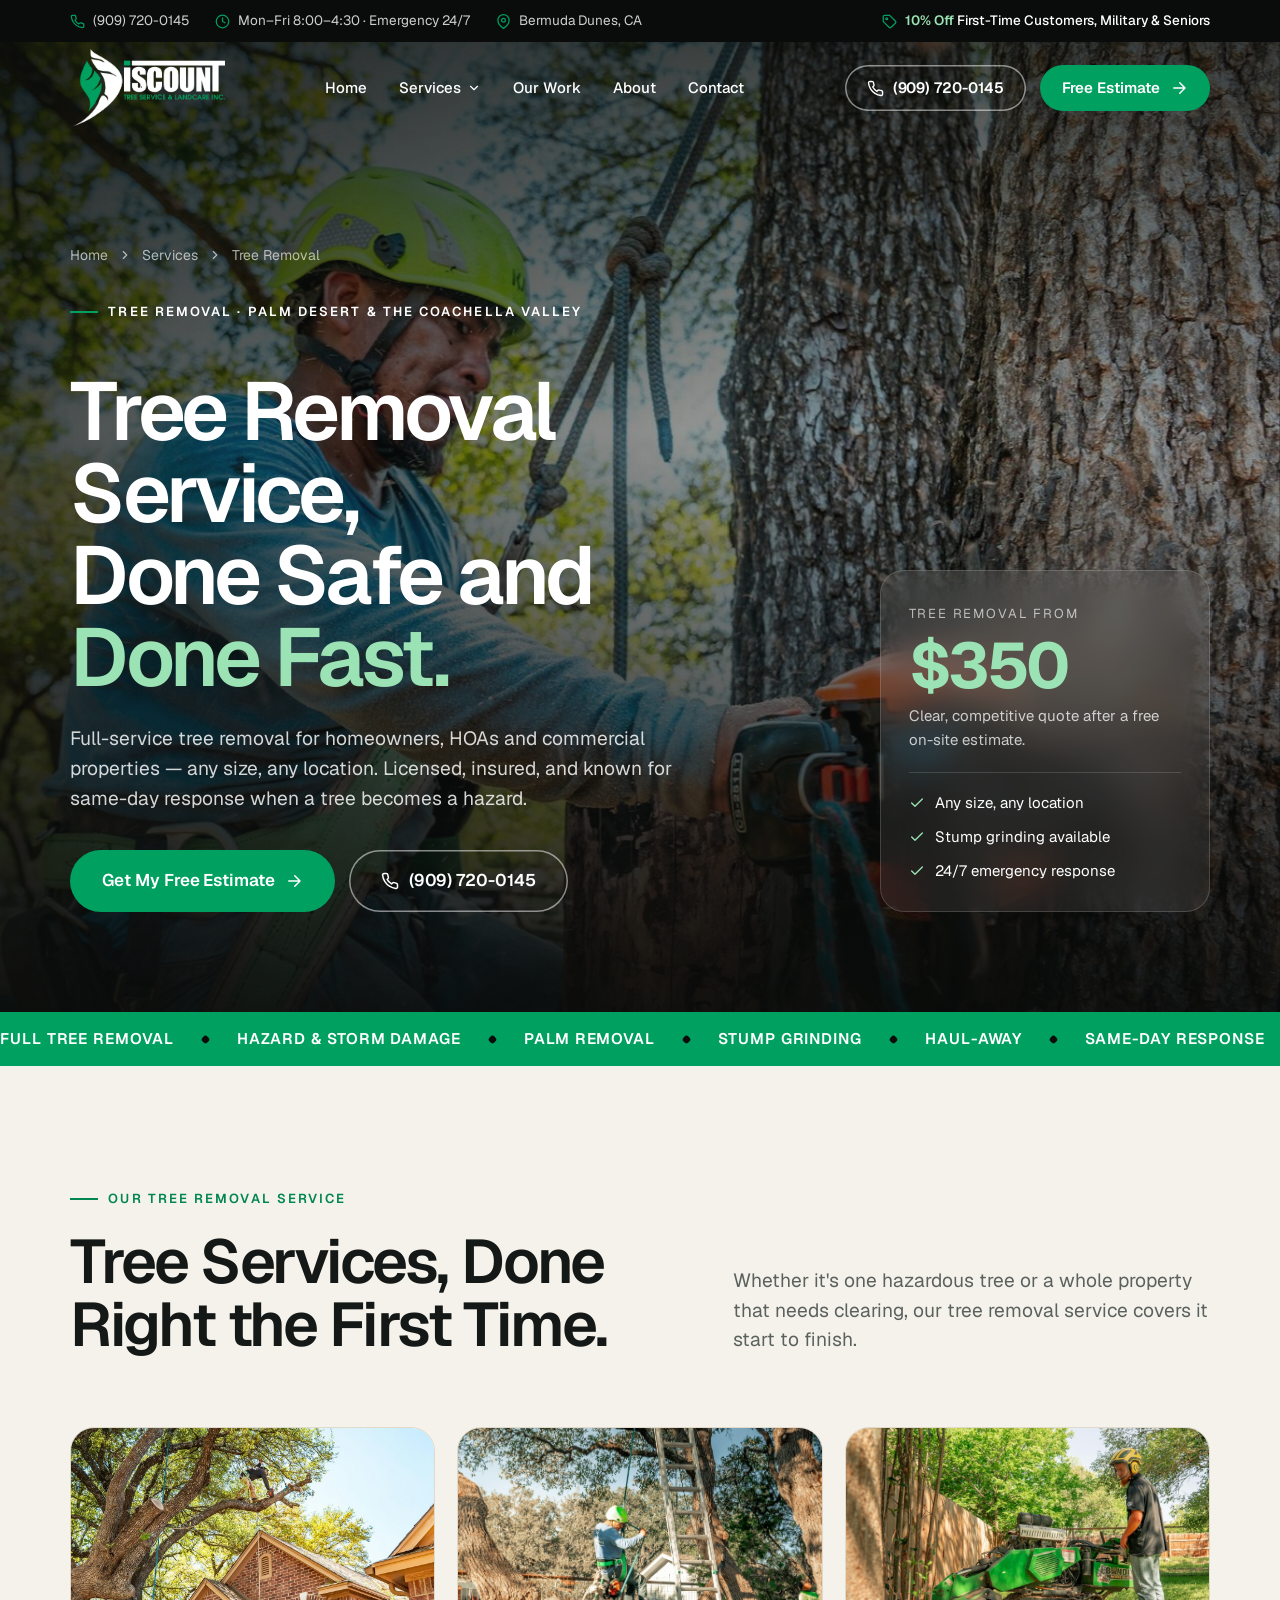
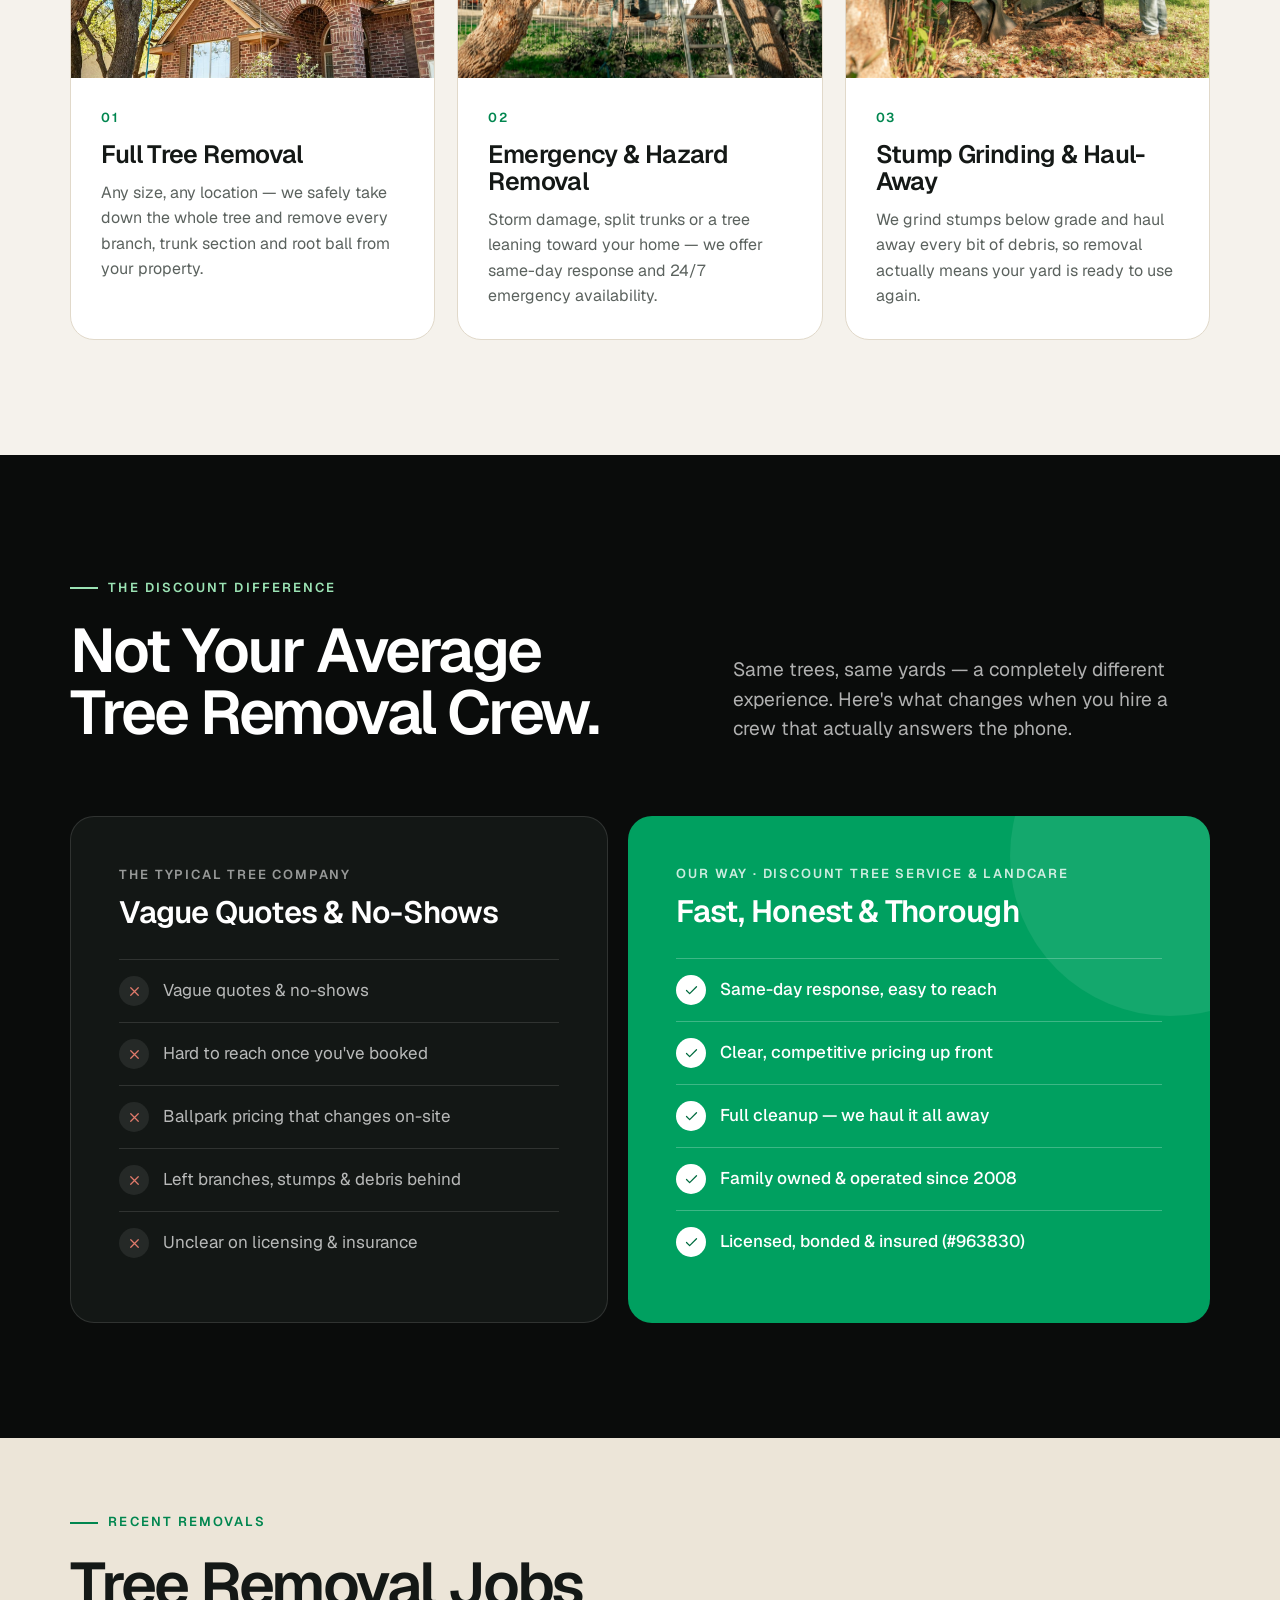
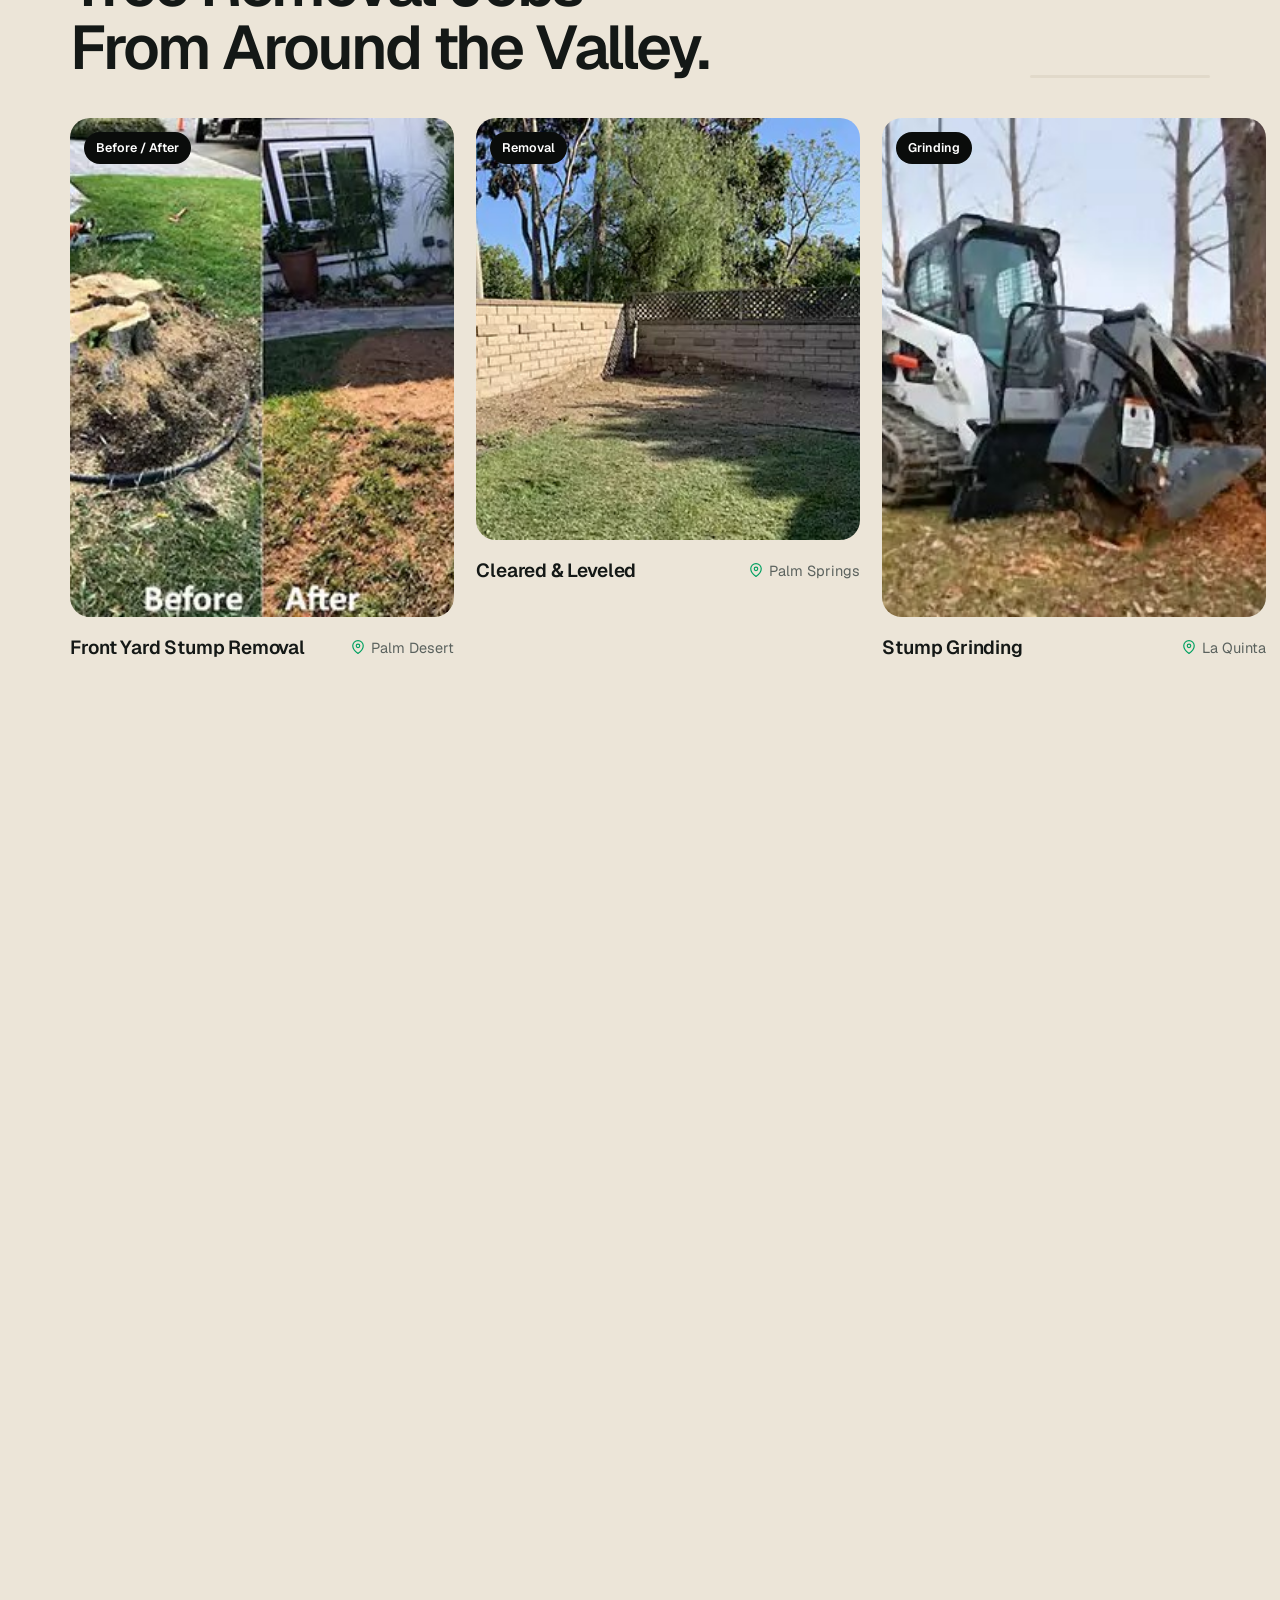
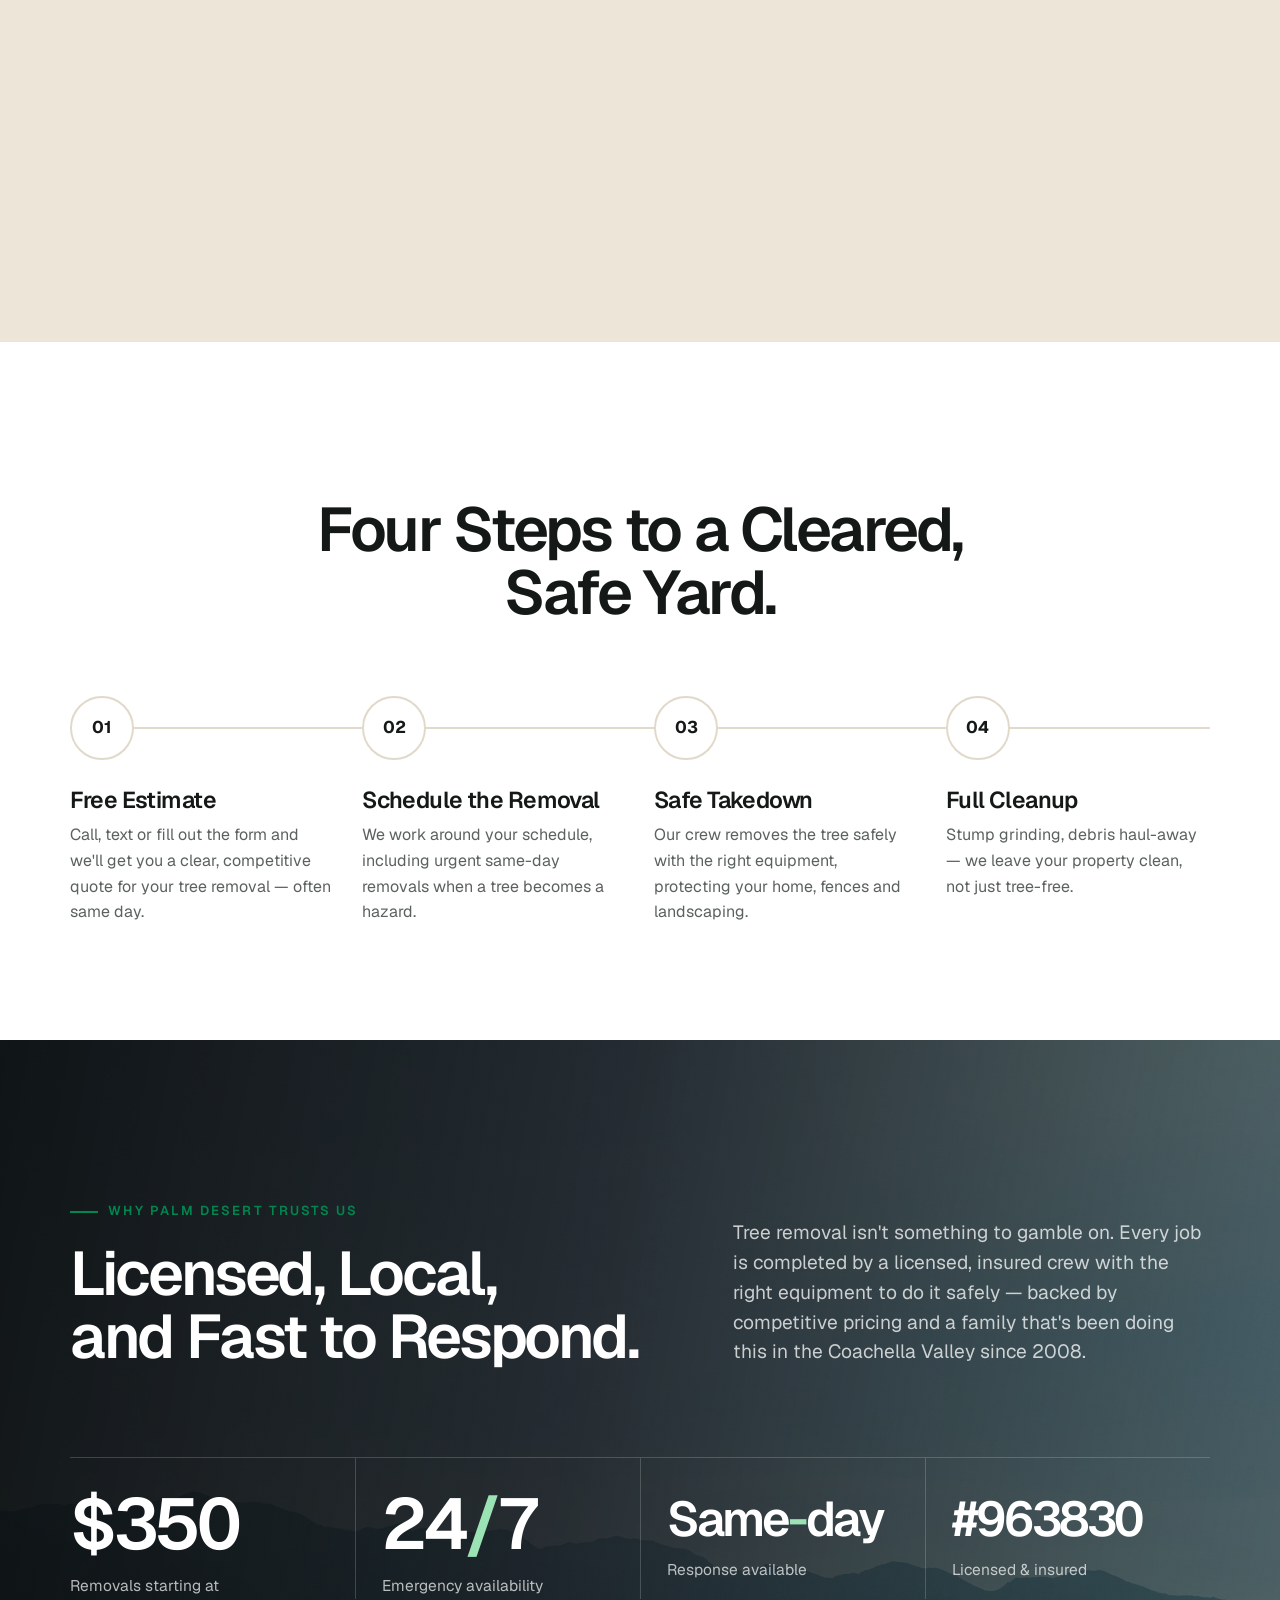
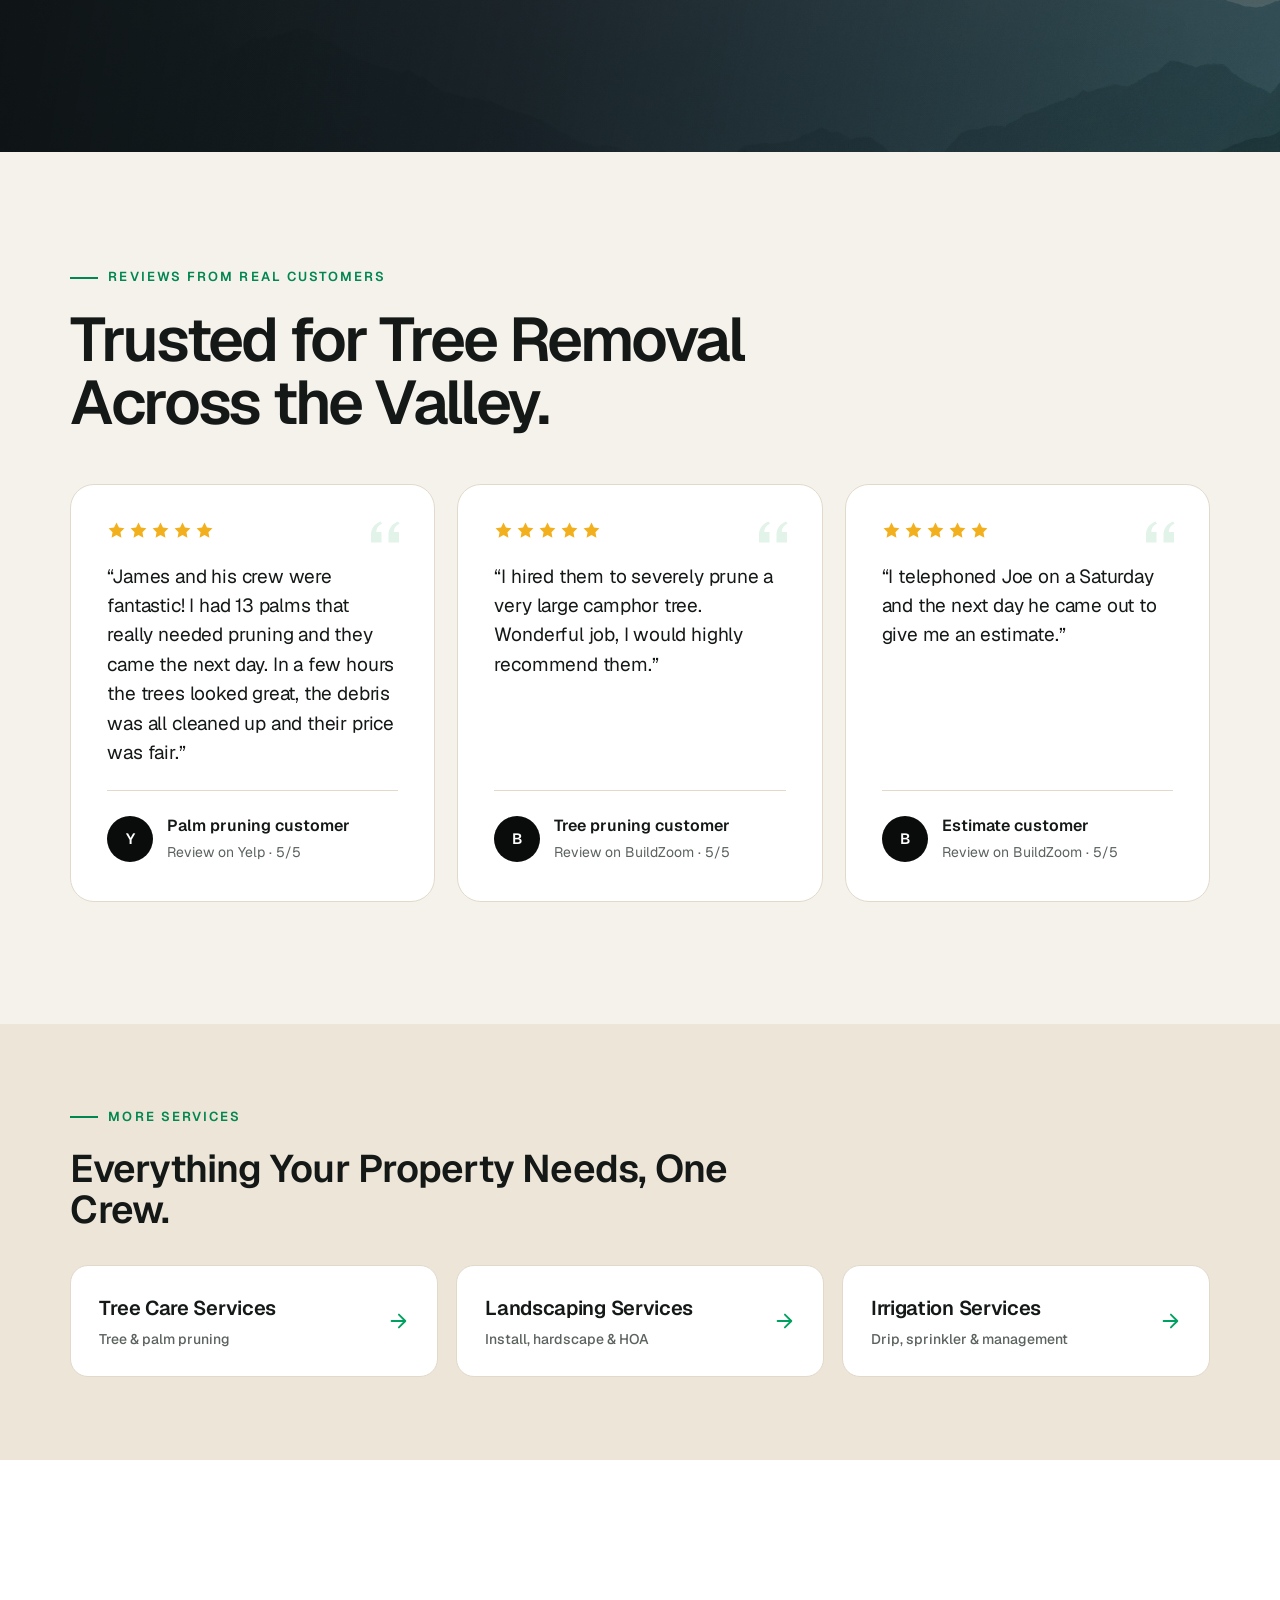
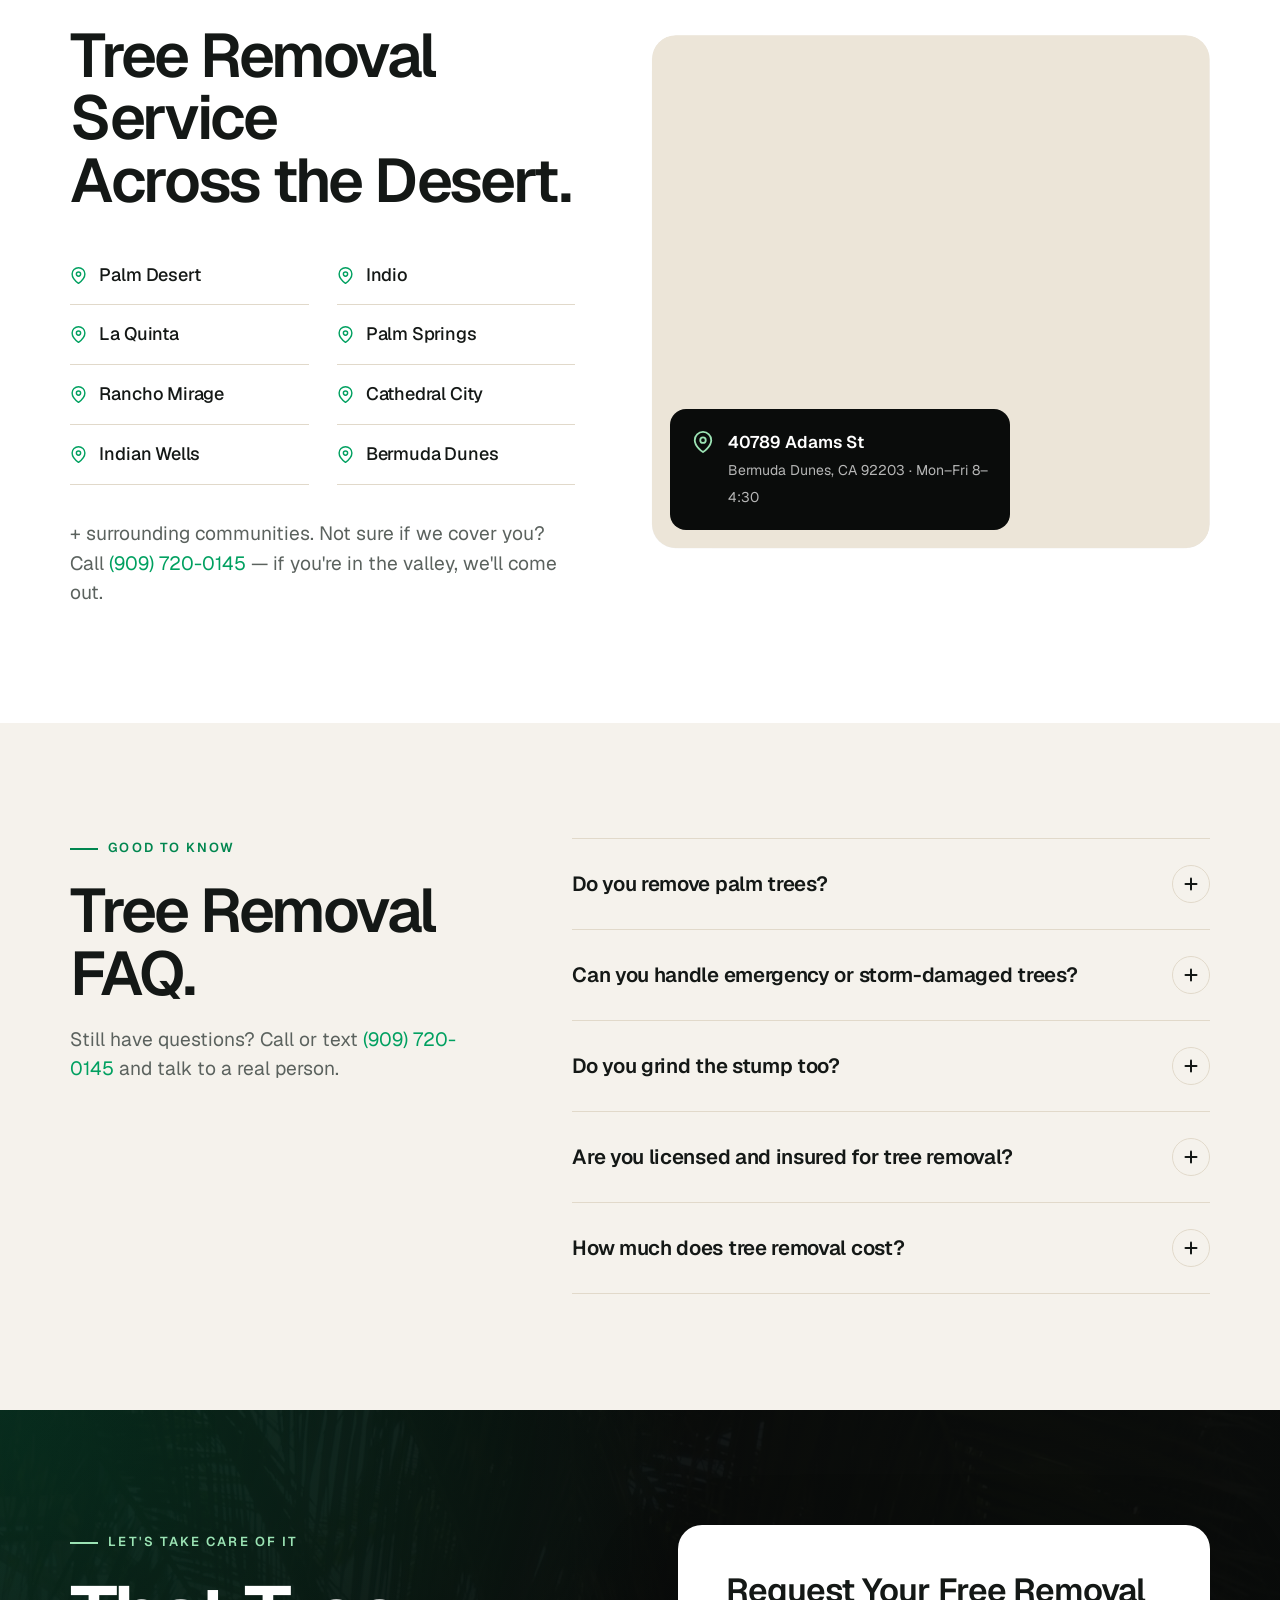
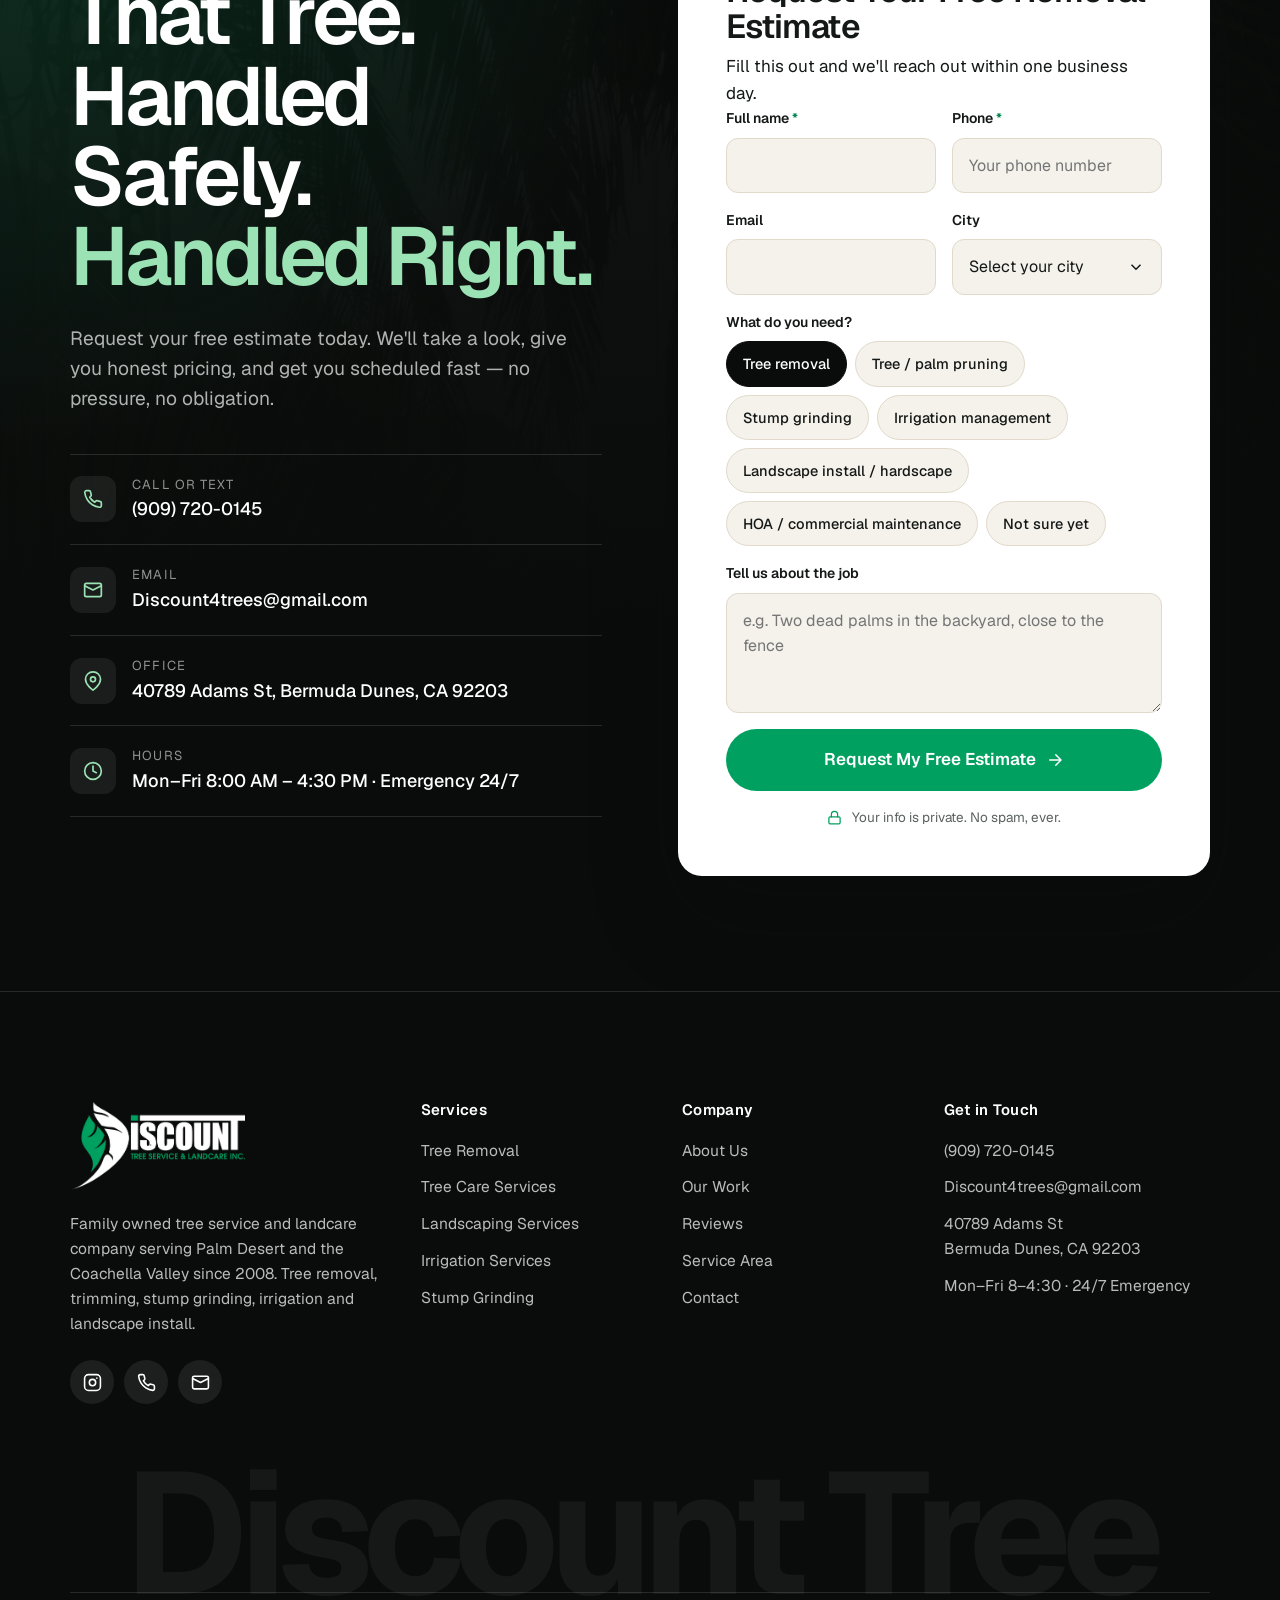
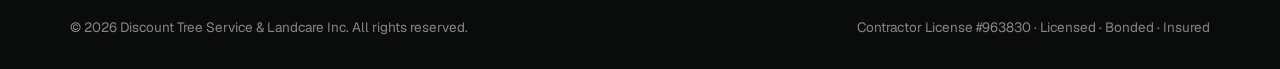
<file: tree-removal.html>
<!DOCTYPE html>
<html lang="en">
<head>
<meta charset="UTF-8">
<meta name="viewport" content="width=device-width, initial-scale=1.0">
<title>Tree Removal Service in Palm Desert &amp; the Coachella Valley | Discount Tree Service &amp; Landcare</title>
<meta name="description" content="Professional tree removal service in Palm Desert &amp; the Coachella Valley. Same-day response, licensed &amp; insured, full cleanup included. Free estimates — (909) 720-0145.">
<meta name="theme-color" content="#0A0C0B">
<link rel="canonical" href="https://www.discountlandcareinc.com/tree-removal.html">
<meta property="og:type" content="website">
<meta property="og:title" content="Tree Removal Service in Palm Desert &amp; the Coachella Valley | Discount Tree Service &amp; Landcare">
<meta property="og:description" content="Professional tree removal service in Palm Desert &amp; the Coachella Valley. Same-day response, licensed &amp; insured, full cleanup included. Free estimates — (909) 720-0145.">
<meta property="og:image" content="assets/content/image/stock/palm-desert-street.jpg">
<link rel="icon" type="image/png" href="assets/logos/favicon.png">
<link rel="preload" href="assets/fonts/Geist/Geist-SemiBold.ttf" as="font" type="font/ttf" crossorigin>
<link rel="stylesheet" href="css/styles.css">
</head>
<body>

<!-- UTILITY BAR -->
<div class="utility">
  <div class="wrap">
    <div class="u-left">
      <span class="u-item"><svg viewBox="0 0 24 24" fill="none" stroke="currentColor" stroke-width="2" stroke-linecap="round" stroke-linejoin="round" aria-hidden="true"><path d="M22 16.92v3a2 2 0 0 1-2.18 2 19.79 19.79 0 0 1-8.63-3.07 19.5 19.5 0 0 1-6-6 19.79 19.79 0 0 1-3.07-8.67A2 2 0 0 1 4.11 2h3a2 2 0 0 1 2 1.72c.13.96.36 1.9.7 2.81a2 2 0 0 1-.45 2.11L8.09 9.91a16 16 0 0 0 6 6l1.27-1.27a2 2 0 0 1 2.11-.45c.9.34 1.85.57 2.81.7A2 2 0 0 1 22 16.92z"/></svg><a href="tel:+19097200145">(909) 720-0145</a></span>
      <span class="u-item hide-sm"><svg viewBox="0 0 24 24" fill="none" stroke="currentColor" stroke-width="2" stroke-linecap="round" stroke-linejoin="round" aria-hidden="true"><circle cx="12" cy="12" r="10"/><path d="M12 6v6l4 2"/></svg>Mon–Fri 8:00–4:30 · Emergency 24/7</span>
      <span class="u-item hide-sm"><svg viewBox="0 0 24 24" fill="none" stroke="currentColor" stroke-width="2" stroke-linecap="round" stroke-linejoin="round" aria-hidden="true"><path d="M21 10c0 7-9 13-9 13s-9-6-9-13a9 9 0 0 1 18 0z"/><circle cx="12" cy="10" r="3"/></svg>Bermuda Dunes, CA</span>
    </div>
    <div class="u-offer"><svg viewBox="0 0 24 24" fill="none" stroke="currentColor" stroke-width="2" stroke-linecap="round" stroke-linejoin="round" aria-hidden="true"><path d="M12.59 2.59A2 2 0 0 0 11.17 2H4a2 2 0 0 0-2 2v7.17a2 2 0 0 0 .59 1.42l8.7 8.7a2.43 2.43 0 0 0 3.42 0l6.58-6.58a2.43 2.43 0 0 0 0-3.42z"/><circle cx="7.5" cy="7.5" r="1.5"/></svg><span><b>10% Off</b> First-Time Customers, Military &amp; Seniors</span></div>
  </div>
</div>

<!-- HEADER -->
<header class="site-header over-hero" id="top">
  <div class="wrap">
    <a class="logo" href="/" aria-label="Discount Tree Service &amp; Landcare — home"><img src="assets/logos/DiscountTree_3.png" alt="Discount Tree Service &amp; Landcare Inc." width="826" height="416"></a>
    <nav class="main-nav" aria-label="Main">
      <a href="/">Home</a>
      <div class="has-drop">
        <button type="button" aria-haspopup="true">Services <svg class="caret" viewBox="0 0 24 24" fill="none" stroke="currentColor" stroke-width="2" stroke-linecap="round" stroke-linejoin="round" aria-hidden="true"><path d="m6 9 6 6 6-6"/></svg></button>
        <div class="drop"><a href="tree-removal.html"><span class="d-ico"><svg viewBox="0 0 24 24" fill="none" stroke="currentColor" stroke-width="2" stroke-linecap="round" stroke-linejoin="round" aria-hidden="true"><path d="m14 12-8.5 8.5a2.12 2.12 0 1 1-3-3L11 9"/><path d="M15 13 9 7l4-4 6 6h3a8 8 0 0 1-7 7z"/></svg></span><b>Tree Removal</b><small>Any size, full cleanup</small></a><a href="tree-care-services.html"><span class="d-ico"><svg viewBox="0 0 24 24" fill="none" stroke="currentColor" stroke-width="2" stroke-linecap="round" stroke-linejoin="round" aria-hidden="true"><circle cx="6" cy="6" r="3"/><circle cx="6" cy="18" r="3"/><path d="M20 4 8.12 15.88M14.47 14.48 20 20M8.12 8.12 12 12"/></svg></span><b>Tree Care Services</b><small>Tree & palm pruning</small></a><a href="landscaping-services.html"><span class="d-ico"><svg viewBox="0 0 24 24" fill="none" stroke="currentColor" stroke-width="2" stroke-linecap="round" stroke-linejoin="round" aria-hidden="true"><path d="M2 22 7 17M16.5 3.5a2.12 2.12 0 0 1 3 3L13 13l-3-3z"/><path d="m9.5 13.5-3 3a2 2 0 0 0 0 2.83l.17.17a2 2 0 0 0 2.83 0l3-3"/></svg></span><b>Landscaping Services</b><small>Install, hardscape & HOA</small></a><a href="irrigation-services.html"><span class="d-ico"><svg viewBox="0 0 24 24" fill="none" stroke="currentColor" stroke-width="2" stroke-linecap="round" stroke-linejoin="round" aria-hidden="true"><path d="M12 22a7 7 0 0 0 7-7c0-2-1-3.9-3-5.5s-3.5-4-4-6.5c-.5 2.5-2 4.9-4 6.5C6 11.1 5 13 5 15a7 7 0 0 0 7 7z"/></svg></span><b>Irrigation Services</b><small>Drip, sprinkler & management</small></a></div>
      </div>
      <a href="/#work">Our Work</a>
      <a href="about.html">About</a>
      <a href="#estimate">Contact</a>
    </nav>
    <div class="header-cta">
      <a class="btn btn-ghost header-phone-btn" href="tel:+19097200145" aria-label="Call (909) 720-0145"><svg viewBox="0 0 24 24" fill="none" stroke="currentColor" stroke-width="2" stroke-linecap="round" stroke-linejoin="round" aria-hidden="true"><path d="M22 16.92v3a2 2 0 0 1-2.18 2 19.79 19.79 0 0 1-8.63-3.07 19.5 19.5 0 0 1-6-6 19.79 19.79 0 0 1-3.07-8.67A2 2 0 0 1 4.11 2h3a2 2 0 0 1 2 1.72c.13.96.36 1.9.7 2.81a2 2 0 0 1-.45 2.11L8.09 9.91a16 16 0 0 0 6 6l1.27-1.27a2 2 0 0 1 2.11-.45c.9.34 1.85.57 2.81.7A2 2 0 0 1 22 16.92z"/></svg><span class="ph-num">(909) 720-0145</span></a>
      <a class="btn" href="#estimate">Free Estimate <svg class="arrow" viewBox="0 0 24 24" fill="none" stroke="currentColor" stroke-width="2" stroke-linecap="round" stroke-linejoin="round" aria-hidden="true"><path d="M5 12h14M13 5l7 7-7 7"/></svg></a>
      <button class="nav-toggle" type="button" aria-label="Open menu" aria-expanded="false"><span></span></button>
    </div>
  </div>
</header>

<div class="mobile-menu" aria-label="Mobile menu">
  <nav>
    <a href="/">Home <svg viewBox="0 0 24 24" fill="none" stroke="currentColor" stroke-width="2" stroke-linecap="round" stroke-linejoin="round" aria-hidden="true"><path d="M5 12h14M13 5l7 7-7 7"/></svg></a>
    <a class="sub" href="tree-removal.html">Tree Removal</a><a class="sub" href="tree-care-services.html">Tree Care Services</a><a class="sub" href="landscaping-services.html">Landscaping Services</a><a class="sub" href="irrigation-services.html">Irrigation Services</a>
    <a href="/#work">Our Work <svg viewBox="0 0 24 24" fill="none" stroke="currentColor" stroke-width="2" stroke-linecap="round" stroke-linejoin="round" aria-hidden="true"><path d="M5 12h14M13 5l7 7-7 7"/></svg></a>
    <a href="about.html">About <svg viewBox="0 0 24 24" fill="none" stroke="currentColor" stroke-width="2" stroke-linecap="round" stroke-linejoin="round" aria-hidden="true"><path d="M5 12h14M13 5l7 7-7 7"/></svg></a>
    <a href="#estimate">Contact <svg viewBox="0 0 24 24" fill="none" stroke="currentColor" stroke-width="2" stroke-linecap="round" stroke-linejoin="round" aria-hidden="true"><path d="M5 12h14M13 5l7 7-7 7"/></svg></a>
  </nav>
  <div class="mm-foot">
    <a class="btn btn-lg btn-block" href="tel:+19097200145"><svg viewBox="0 0 24 24" fill="none" stroke="currentColor" stroke-width="2" stroke-linecap="round" stroke-linejoin="round" aria-hidden="true"><path d="M22 16.92v3a2 2 0 0 1-2.18 2 19.79 19.79 0 0 1-8.63-3.07 19.5 19.5 0 0 1-6-6 19.79 19.79 0 0 1-3.07-8.67A2 2 0 0 1 4.11 2h3a2 2 0 0 1 2 1.72c.13.96.36 1.9.7 2.81a2 2 0 0 1-.45 2.11L8.09 9.91a16 16 0 0 0 6 6l1.27-1.27a2 2 0 0 1 2.11-.45c.9.34 1.85.57 2.81.7A2 2 0 0 1 22 16.92z"/></svg> Call (909) 720-0145</a>
    <a class="btn btn-lg btn-block btn-ghost" href="#estimate">Get a Free Estimate</a>
    <p>Mon–Fri 8:00 AM – 4:30 PM · 24/7 emergency service · Lic. #963830</p>
  </div>
</div>

<main>
<!-- PAGE HERO -->
<section class="page-hero hero">
  <div class="hero-media"><img src="assets/content/image/stock/arborist-chainsaw-trunk.jpg" alt="Arborist cutting a large tree trunk during a removal" data-parallax=".16" fetchpriority="high"></div>
  <div class="wrap">
    <div class="page-hero-grid hero-inner">
      <div>
        <nav class="crumbs" aria-label="Breadcrumb" data-reveal><a href="/">Home</a><svg viewBox="0 0 24 24" fill="none" stroke="currentColor" stroke-width="2" stroke-linecap="round" stroke-linejoin="round" aria-hidden="true"><path d="m9 18 6-6-6-6"/></svg><span>Services</span><svg viewBox="0 0 24 24" fill="none" stroke="currentColor" stroke-width="2" stroke-linecap="round" stroke-linejoin="round" aria-hidden="true"><path d="m9 18 6-6-6-6"/></svg><span>Tree Removal</span></nav>
        <span class="eyebrow" data-reveal>Tree Removal · Palm Desert &amp; the Coachella Valley</span>
        <h1 data-split>Tree Removal Service,<br>Done Safe and <span class="accent">Done Fast.</span></h1>
        <p class="lead" data-reveal style="--d:.35s">Full-service tree removal for homeowners, HOAs and commercial properties — any size, any location. Licensed, insured, and known for same-day response when a tree becomes a hazard.</p>
        <div class="hero-actions" data-reveal style="--d:.45s">
          <a class="btn btn-lg" href="#estimate">Get My Free Estimate <svg class="arrow" viewBox="0 0 24 24" fill="none" stroke="currentColor" stroke-width="2" stroke-linecap="round" stroke-linejoin="round" aria-hidden="true"><path d="M5 12h14M13 5l7 7-7 7"/></svg></a>
          <a class="btn btn-lg btn-ghost" href="tel:+19097200145"><svg viewBox="0 0 24 24" fill="none" stroke="currentColor" stroke-width="2" stroke-linecap="round" stroke-linejoin="round" aria-hidden="true"><path d="M22 16.92v3a2 2 0 0 1-2.18 2 19.79 19.79 0 0 1-8.63-3.07 19.5 19.5 0 0 1-6-6 19.79 19.79 0 0 1-3.07-8.67A2 2 0 0 1 4.11 2h3a2 2 0 0 1 2 1.72c.13.96.36 1.9.7 2.81a2 2 0 0 1-.45 2.11L8.09 9.91a16 16 0 0 0 6 6l1.27-1.27a2 2 0 0 1 2.11-.45c.9.34 1.85.57 2.81.7A2 2 0 0 1 22 16.92z"/></svg> (909) 720-0145</a>
        </div>
      </div>
      <aside class="price-tile" data-reveal="right" style="--d:.5s">
        <small>Tree removal from</small>
        <b>$350</b>
        <p>Clear, competitive quote after a free on-site estimate.</p>
        <ul><li><svg viewBox="0 0 24 24" fill="none" stroke="currentColor" stroke-width="2" stroke-linecap="round" stroke-linejoin="round" aria-hidden="true"><path d="M20 6 9 17l-5-5"/></svg>Any size, any location</li><li><svg viewBox="0 0 24 24" fill="none" stroke="currentColor" stroke-width="2" stroke-linecap="round" stroke-linejoin="round" aria-hidden="true"><path d="M20 6 9 17l-5-5"/></svg>Stump grinding available</li><li><svg viewBox="0 0 24 24" fill="none" stroke="currentColor" stroke-width="2" stroke-linecap="round" stroke-linejoin="round" aria-hidden="true"><path d="M20 6 9 17l-5-5"/></svg>24/7 emergency response</li></ul>
      </aside>
    </div>
  </div>
</section>

<div class="marquee" aria-hidden="true">
  <div class="marquee-track"><div class="marquee-group"><span>Full Tree Removal</span><i></i><span>Hazard &amp; Storm Damage</span><i></i><span>Palm Removal</span><i></i><span>Stump Grinding</span><i></i><span>Haul-Away</span><i></i><span>Same-Day Response</span><i></i></div><div class="marquee-group"><span>Full Tree Removal</span><i></i><span>Hazard &amp; Storm Damage</span><i></i><span>Palm Removal</span><i></i><span>Stump Grinding</span><i></i><span>Haul-Away</span><i></i><span>Same-Day Response</span><i></i></div></div>
</div>

<!-- SERVICE DETAILS -->
<section class="section" id="details">
  <div class="wrap">
    <div class="section-head split">
      <div>
        <span class="eyebrow" data-reveal>Our Tree Removal Service</span>
        <h2 class="h2" style="margin-top:20px" data-reveal>Tree Services, Done Right the First Time.</h2>
      </div>
      <p class="lead" data-reveal>Whether it's one hazardous tree or a whole property that needs clearing, our tree removal service covers it start to finish.</p>
    </div>
    <div class="detail-grid" data-stagger=".12"><article class="detail-card" data-reveal><div class="d-img"><img src="assets/content/image/stock/arborist-house.jpg" alt="Full Tree Removal" loading="lazy"></div><div class="d-body"><span class="d-num">01</span><h3>Full Tree Removal</h3><p>Any size, any location — we safely take down the whole tree and remove every branch, trunk section and root ball from your property.</p></div></article><article class="detail-card" data-reveal><div class="d-img"><img src="assets/content/image/stock/arborist-ladder.jpg" alt="Emergency &amp; Hazard Removal" loading="lazy"></div><div class="d-body"><span class="d-num">02</span><h3>Emergency &amp; Hazard Removal</h3><p>Storm damage, split trunks or a tree leaning toward your home — we offer same-day response and 24/7 emergency availability.</p></div></article><article class="detail-card" data-reveal><div class="d-img"><img src="assets/content/image/stock/stump-grinder.jpg" alt="Stump Grinding &amp; Haul-Away" loading="lazy"></div><div class="d-body"><span class="d-num">03</span><h3>Stump Grinding &amp; Haul-Away</h3><p>We grind stumps below grade and haul away every bit of debris, so removal actually means your yard is ready to use again.</p></div></article></div>
  </div>
</section>

<!-- DISCOUNT DIFFERENCE -->
<section class="section bg-dark">
  <div class="wrap">
    <div class="section-head split">
      <div>
        <span class="eyebrow" data-reveal>The Discount Difference</span>
        <h2 class="h2" style="margin-top:20px" data-reveal>Not Your Average<br>Tree Removal Crew.</h2>
      </div>
      <p class="lead" data-reveal>Same trees, same yards — a completely different experience. Here's what changes when you hire a crew that actually answers the phone.</p>
    </div>
    <div class="compare" data-stagger=".15">
      <div class="cmp-col theirs" data-reveal="left">
        <div class="cmp-label">The Typical Tree Company</div>
        <h3>Vague Quotes &amp; No-Shows</h3>
        <ul><li><span class="ic"><svg viewBox="0 0 24 24" fill="none" stroke="currentColor" stroke-width="2" stroke-linecap="round" stroke-linejoin="round" aria-hidden="true"><path d="M18 6 6 18M6 6l12 12"/></svg></span>Vague quotes &amp; no-shows</li><li><span class="ic"><svg viewBox="0 0 24 24" fill="none" stroke="currentColor" stroke-width="2" stroke-linecap="round" stroke-linejoin="round" aria-hidden="true"><path d="M18 6 6 18M6 6l12 12"/></svg></span>Hard to reach once you've booked</li><li><span class="ic"><svg viewBox="0 0 24 24" fill="none" stroke="currentColor" stroke-width="2" stroke-linecap="round" stroke-linejoin="round" aria-hidden="true"><path d="M18 6 6 18M6 6l12 12"/></svg></span>Ballpark pricing that changes on-site</li><li><span class="ic"><svg viewBox="0 0 24 24" fill="none" stroke="currentColor" stroke-width="2" stroke-linecap="round" stroke-linejoin="round" aria-hidden="true"><path d="M18 6 6 18M6 6l12 12"/></svg></span>Left branches, stumps &amp; debris behind</li><li><span class="ic"><svg viewBox="0 0 24 24" fill="none" stroke="currentColor" stroke-width="2" stroke-linecap="round" stroke-linejoin="round" aria-hidden="true"><path d="M18 6 6 18M6 6l12 12"/></svg></span>Unclear on licensing &amp; insurance</li></ul>
      </div>
      <div class="cmp-col ours" data-reveal="right">
        <div class="cmp-label">Our Way · Discount Tree Service &amp; Landcare</div>
        <h3>Fast, Honest &amp; Thorough</h3>
        <ul><li><span class="ic"><svg viewBox="0 0 24 24" fill="none" stroke="currentColor" stroke-width="2" stroke-linecap="round" stroke-linejoin="round" aria-hidden="true"><path d="M20 6 9 17l-5-5"/></svg></span>Same-day response, easy to reach</li><li><span class="ic"><svg viewBox="0 0 24 24" fill="none" stroke="currentColor" stroke-width="2" stroke-linecap="round" stroke-linejoin="round" aria-hidden="true"><path d="M20 6 9 17l-5-5"/></svg></span>Clear, competitive pricing up front</li><li><span class="ic"><svg viewBox="0 0 24 24" fill="none" stroke="currentColor" stroke-width="2" stroke-linecap="round" stroke-linejoin="round" aria-hidden="true"><path d="M20 6 9 17l-5-5"/></svg></span>Full cleanup — we haul it all away</li><li><span class="ic"><svg viewBox="0 0 24 24" fill="none" stroke="currentColor" stroke-width="2" stroke-linecap="round" stroke-linejoin="round" aria-hidden="true"><path d="M20 6 9 17l-5-5"/></svg></span>Family owned &amp; operated since 2008</li><li><span class="ic"><svg viewBox="0 0 24 24" fill="none" stroke="currentColor" stroke-width="2" stroke-linecap="round" stroke-linejoin="round" aria-hidden="true"><path d="M20 6 9 17l-5-5"/></svg></span>Licensed, bonded &amp; insured (#963830)</li></ul>
      </div>
    </div>
  </div>
</section>

<!-- RECENT WORK (pinned horizontal scroll on desktop) -->
<section class="hscroll bg-sand" id="work">
  <div class="hscroll-pin">
    <div class="hscroll-head">
      <div class="wrap">
        <div class="section-head" style="margin:0">
          <span class="eyebrow" data-reveal>Recent Removals</span>
          <h2 class="h2" data-reveal>Tree Removal Jobs<br>From Around the Valley.</h2>
        </div>
        <div class="hscroll-progress" aria-hidden="true"><i></i></div>
      </div>
    </div>
    <div class="hscroll-track">
      <article class="work-card tall"><div class="w-img"><span class="w-flag">Before / After</span><img src="assets/content/image/jobs/stump-before-after.jpg" alt="Front Yard Stump Removal in Palm Desert" loading="lazy"></div><div class="w-meta"><b>Front Yard Stump Removal</b><span><svg viewBox="0 0 24 24" fill="none" stroke="currentColor" stroke-width="2" stroke-linecap="round" stroke-linejoin="round" aria-hidden="true"><path d="M21 10c0 7-9 13-9 13s-9-6-9-13a9 9 0 0 1 18 0z"/><circle cx="12" cy="10" r="3"/></svg>Palm Desert</span></div></article><article class="work-card"><div class="w-img"><span class="w-flag">Removal</span><img src="assets/content/image/jobs/yard-cleared.jpg" alt="Cleared &amp; Leveled in Palm Springs" loading="lazy"></div><div class="w-meta"><b>Cleared &amp; Leveled</b><span><svg viewBox="0 0 24 24" fill="none" stroke="currentColor" stroke-width="2" stroke-linecap="round" stroke-linejoin="round" aria-hidden="true"><path d="M21 10c0 7-9 13-9 13s-9-6-9-13a9 9 0 0 1 18 0z"/><circle cx="12" cy="10" r="3"/></svg>Palm Springs</span></div></article><article class="work-card tall"><div class="w-img"><span class="w-flag">Grinding</span><img src="assets/content/image/jobs/skid-steer-grinding.jpg" alt="Stump Grinding in La Quinta" loading="lazy"></div><div class="w-meta"><b>Stump Grinding</b><span><svg viewBox="0 0 24 24" fill="none" stroke="currentColor" stroke-width="2" stroke-linecap="round" stroke-linejoin="round" aria-hidden="true"><path d="M21 10c0 7-9 13-9 13s-9-6-9-13a9 9 0 0 1 18 0z"/><circle cx="12" cy="10" r="3"/></svg>La Quinta</span></div></article><article class="work-card"><div class="w-img"><span class="w-flag">Climbing</span><img src="assets/content/image/jobs/climber-topping.jpg" alt="Full Removal in Indian Wells" loading="lazy"></div><div class="w-meta"><b>Full Removal</b><span><svg viewBox="0 0 24 24" fill="none" stroke="currentColor" stroke-width="2" stroke-linecap="round" stroke-linejoin="round" aria-hidden="true"><path d="M21 10c0 7-9 13-9 13s-9-6-9-13a9 9 0 0 1 18 0z"/><circle cx="12" cy="10" r="3"/></svg>Indian Wells</span></div></article><article class="work-card tall"><div class="w-img"><span class="w-flag">Cleanup</span><img src="assets/content/image/jobs/backyard-cleanup.jpg" alt="Yard Cleanup in Cathedral City" loading="lazy"></div><div class="w-meta"><b>Yard Cleanup</b><span><svg viewBox="0 0 24 24" fill="none" stroke="currentColor" stroke-width="2" stroke-linecap="round" stroke-linejoin="round" aria-hidden="true"><path d="M21 10c0 7-9 13-9 13s-9-6-9-13a9 9 0 0 1 18 0z"/><circle cx="12" cy="10" r="3"/></svg>Cathedral City</span></div></article>
      <article class="work-card cta-card"><div class="w-img"><h3>Your Yard<br>Could Be Next.</h3><div><p style="color:rgba(255,255,255,.7);margin-bottom:22px">Free on-site estimates across the Coachella Valley.</p><a class="btn" href="#estimate">Get My Free Estimate <svg class="arrow" viewBox="0 0 24 24" fill="none" stroke="currentColor" stroke-width="2" stroke-linecap="round" stroke-linejoin="round" aria-hidden="true"><path d="M5 12h14M13 5l7 7-7 7"/></svg></a></div></div><div class="w-meta"><b>&nbsp;</b></div></article>
    </div>
  </div>
</section>

<!-- HOW IT WORKS -->
<section class="section bg-paper">
  <div class="wrap">
    <div class="section-head center">
      <span class="eyebrow center" data-reveal>How It Works</span>
      <h2 class="h2" data-reveal>Four Steps to a Cleared, Safe Yard.</h2>
    </div>
    <div class="steps" data-stagger=".12">
      <div class="steps-line"><i></i></div>
      <div class="step" data-reveal><span class="dot">01</span><div><h3>Free Estimate</h3><p>Call, text or fill out the form and we'll get you a clear, competitive quote for your tree removal — often same day.</p></div></div><div class="step" data-reveal><span class="dot">02</span><div><h3>Schedule the Removal</h3><p>We work around your schedule, including urgent same-day removals when a tree becomes a hazard.</p></div></div><div class="step" data-reveal><span class="dot">03</span><div><h3>Safe Takedown</h3><p>Our crew removes the tree safely with the right equipment, protecting your home, fences and landscaping.</p></div></div><div class="step" data-reveal><span class="dot">04</span><div><h3>Full Cleanup</h3><p>Stump grinding, debris haul-away — we leave your property clean, not just tree-free.</p></div></div>
    </div>
  </div>
</section>

<!-- WHY US / STATS -->
<section class="stats-band">
  <div class="bg" data-parallax=".12"><img src="assets/content/image/stock/mountains-dusk.jpg" alt="" loading="lazy"></div>
  <div class="wrap">
    <div class="stats-top">
      <div>
        <span class="eyebrow" data-reveal>Why Palm Desert Trusts Us</span>
        <h2 class="h2" style="margin-top:20px" data-reveal>Licensed, Local,<br>and Fast to Respond.</h2>
      </div>
      <p class="lead" data-reveal>Tree removal isn't something to gamble on. Every job is completed by a licensed, insured crew with the right equipment to do it safely — backed by competitive pricing and a family that's been doing this in the Coachella Valley since 2008.</p>
    </div>
    <div class="stats" data-stagger=".1"><div class="stat" data-reveal><b>$350</b><span>Removals starting at</span></div><div class="stat" data-reveal><b>24<span class="accent">/</span>7</b><span>Emergency availability</span></div><div class="stat" data-reveal><b class="word">Same<span class="accent">-</span>day</b><span>Response available</span></div><div class="stat" data-reveal><b class="word">#963830</b><span>Licensed &amp; insured</span></div></div>
  </div>
</section>

<!-- REVIEWS -->
<!-- NOTE: real customer quotes from Yelp & BuildZoom. Swap in Google Business Profile reviews (with names) once pulled from GBP. -->
<section class="section" id="reviews">
  <div class="wrap" data-slider>
    <div class="reviews-head">
      <div class="section-head" style="margin:0">
        <span class="eyebrow" data-reveal>Reviews From Real Customers</span>
        <h2 class="h2" data-reveal>Trusted for Tree Removal<br>Across the Valley.</h2>
      </div>
    </div>
    <div class="rv-track" data-reveal>
        <article class="rv-card">
          <svg class="q" viewBox="0 0 24 24" fill="currentColor" aria-hidden="true"><path d="M9.5 6C6 7.3 4 10 4 13.6V18h6v-6H7c0-2.3 1.2-3.9 3.3-4.7zm10 0C16 7.3 14 10 14 13.6V18h6v-6h-3c0-2.3 1.2-3.9 3.3-4.7z"/></svg>
          <div class="stars" aria-label="5 out of 5 stars"><svg viewBox="0 0 24 24" fill="currentColor" aria-hidden="true"><path d="m12 2 3.09 6.26L22 9.27l-5 4.87 1.18 6.88L12 17.77l-6.18 3.25L7 14.14 2 9.27l6.91-1.01z"/></svg><svg viewBox="0 0 24 24" fill="currentColor" aria-hidden="true"><path d="m12 2 3.09 6.26L22 9.27l-5 4.87 1.18 6.88L12 17.77l-6.18 3.25L7 14.14 2 9.27l6.91-1.01z"/></svg><svg viewBox="0 0 24 24" fill="currentColor" aria-hidden="true"><path d="m12 2 3.09 6.26L22 9.27l-5 4.87 1.18 6.88L12 17.77l-6.18 3.25L7 14.14 2 9.27l6.91-1.01z"/></svg><svg viewBox="0 0 24 24" fill="currentColor" aria-hidden="true"><path d="m12 2 3.09 6.26L22 9.27l-5 4.87 1.18 6.88L12 17.77l-6.18 3.25L7 14.14 2 9.27l6.91-1.01z"/></svg><svg viewBox="0 0 24 24" fill="currentColor" aria-hidden="true"><path d="m12 2 3.09 6.26L22 9.27l-5 4.87 1.18 6.88L12 17.77l-6.18 3.25L7 14.14 2 9.27l6.91-1.01z"/></svg></div>
          <blockquote>“James and his crew were fantastic! I had 13 palms that really needed pruning and they came the next day. In a few hours the trees looked great, the debris was all cleaned up and their price was fair.”</blockquote>
          <div class="who"><span class="av">Y</span><div><b>Palm pruning customer</b><small>Review on Yelp · 5/5</small></div></div>
        </article>
        <article class="rv-card">
          <svg class="q" viewBox="0 0 24 24" fill="currentColor" aria-hidden="true"><path d="M9.5 6C6 7.3 4 10 4 13.6V18h6v-6H7c0-2.3 1.2-3.9 3.3-4.7zm10 0C16 7.3 14 10 14 13.6V18h6v-6h-3c0-2.3 1.2-3.9 3.3-4.7z"/></svg>
          <div class="stars" aria-label="5 out of 5 stars"><svg viewBox="0 0 24 24" fill="currentColor" aria-hidden="true"><path d="m12 2 3.09 6.26L22 9.27l-5 4.87 1.18 6.88L12 17.77l-6.18 3.25L7 14.14 2 9.27l6.91-1.01z"/></svg><svg viewBox="0 0 24 24" fill="currentColor" aria-hidden="true"><path d="m12 2 3.09 6.26L22 9.27l-5 4.87 1.18 6.88L12 17.77l-6.18 3.25L7 14.14 2 9.27l6.91-1.01z"/></svg><svg viewBox="0 0 24 24" fill="currentColor" aria-hidden="true"><path d="m12 2 3.09 6.26L22 9.27l-5 4.87 1.18 6.88L12 17.77l-6.18 3.25L7 14.14 2 9.27l6.91-1.01z"/></svg><svg viewBox="0 0 24 24" fill="currentColor" aria-hidden="true"><path d="m12 2 3.09 6.26L22 9.27l-5 4.87 1.18 6.88L12 17.77l-6.18 3.25L7 14.14 2 9.27l6.91-1.01z"/></svg><svg viewBox="0 0 24 24" fill="currentColor" aria-hidden="true"><path d="m12 2 3.09 6.26L22 9.27l-5 4.87 1.18 6.88L12 17.77l-6.18 3.25L7 14.14 2 9.27l6.91-1.01z"/></svg></div>
          <blockquote>“I hired them to severely prune a very large camphor tree. Wonderful job, I would highly recommend them.”</blockquote>
          <div class="who"><span class="av">B</span><div><b>Tree pruning customer</b><small>Review on BuildZoom · 5/5</small></div></div>
        </article>
        <article class="rv-card">
          <svg class="q" viewBox="0 0 24 24" fill="currentColor" aria-hidden="true"><path d="M9.5 6C6 7.3 4 10 4 13.6V18h6v-6H7c0-2.3 1.2-3.9 3.3-4.7zm10 0C16 7.3 14 10 14 13.6V18h6v-6h-3c0-2.3 1.2-3.9 3.3-4.7z"/></svg>
          <div class="stars" aria-label="5 out of 5 stars"><svg viewBox="0 0 24 24" fill="currentColor" aria-hidden="true"><path d="m12 2 3.09 6.26L22 9.27l-5 4.87 1.18 6.88L12 17.77l-6.18 3.25L7 14.14 2 9.27l6.91-1.01z"/></svg><svg viewBox="0 0 24 24" fill="currentColor" aria-hidden="true"><path d="m12 2 3.09 6.26L22 9.27l-5 4.87 1.18 6.88L12 17.77l-6.18 3.25L7 14.14 2 9.27l6.91-1.01z"/></svg><svg viewBox="0 0 24 24" fill="currentColor" aria-hidden="true"><path d="m12 2 3.09 6.26L22 9.27l-5 4.87 1.18 6.88L12 17.77l-6.18 3.25L7 14.14 2 9.27l6.91-1.01z"/></svg><svg viewBox="0 0 24 24" fill="currentColor" aria-hidden="true"><path d="m12 2 3.09 6.26L22 9.27l-5 4.87 1.18 6.88L12 17.77l-6.18 3.25L7 14.14 2 9.27l6.91-1.01z"/></svg><svg viewBox="0 0 24 24" fill="currentColor" aria-hidden="true"><path d="m12 2 3.09 6.26L22 9.27l-5 4.87 1.18 6.88L12 17.77l-6.18 3.25L7 14.14 2 9.27l6.91-1.01z"/></svg></div>
          <blockquote>“I telephoned Joe on a Saturday and the next day he came out to give me an estimate.”</blockquote>
          <div class="who"><span class="av">B</span><div><b>Estimate customer</b><small>Review on BuildZoom · 5/5</small></div></div>
        </article>
    </div>
  </div>
</section>

<!-- RELATED -->
<section class="section-tight bg-sand">
  <div class="wrap">
    <div class="section-head" style="margin-bottom:34px"><span class="eyebrow" data-reveal>More Services</span><h2 class="h3" style="font-size:clamp(28px,3vw,40px)" data-reveal>Everything Your Property Needs, One Crew.</h2></div>
    <div class="related" data-stagger=".1"><a data-reveal href="tree-care-services.html"><span>Tree Care Services<small>Tree & palm pruning</small></span><svg viewBox="0 0 24 24" fill="none" stroke="currentColor" stroke-width="2" stroke-linecap="round" stroke-linejoin="round" aria-hidden="true"><path d="M5 12h14M13 5l7 7-7 7"/></svg></a><a data-reveal href="landscaping-services.html"><span>Landscaping Services<small>Install, hardscape & HOA</small></span><svg viewBox="0 0 24 24" fill="none" stroke="currentColor" stroke-width="2" stroke-linecap="round" stroke-linejoin="round" aria-hidden="true"><path d="M5 12h14M13 5l7 7-7 7"/></svg></a><a data-reveal href="irrigation-services.html"><span>Irrigation Services<small>Drip, sprinkler & management</small></span><svg viewBox="0 0 24 24" fill="none" stroke="currentColor" stroke-width="2" stroke-linecap="round" stroke-linejoin="round" aria-hidden="true"><path d="M5 12h14M13 5l7 7-7 7"/></svg></a></div>
  </div>
</section>

<!-- SERVICE AREA -->
<section class="section bg-paper" id="area">
  <div class="wrap area-grid">
    <div>
      <span class="eyebrow" data-reveal>Proudly Serving the Coachella Valley</span>
      <h2 class="h2" style="margin-top:20px" data-reveal>Tree Removal Service<br>Across the Desert.</h2>
      <ul class="area-list" data-stagger=".05"><li data-reveal><svg viewBox="0 0 24 24" fill="none" stroke="currentColor" stroke-width="2" stroke-linecap="round" stroke-linejoin="round" aria-hidden="true"><path d="M21 10c0 7-9 13-9 13s-9-6-9-13a9 9 0 0 1 18 0z"/><circle cx="12" cy="10" r="3"/></svg>Palm Desert</li><li data-reveal><svg viewBox="0 0 24 24" fill="none" stroke="currentColor" stroke-width="2" stroke-linecap="round" stroke-linejoin="round" aria-hidden="true"><path d="M21 10c0 7-9 13-9 13s-9-6-9-13a9 9 0 0 1 18 0z"/><circle cx="12" cy="10" r="3"/></svg>Indio</li><li data-reveal><svg viewBox="0 0 24 24" fill="none" stroke="currentColor" stroke-width="2" stroke-linecap="round" stroke-linejoin="round" aria-hidden="true"><path d="M21 10c0 7-9 13-9 13s-9-6-9-13a9 9 0 0 1 18 0z"/><circle cx="12" cy="10" r="3"/></svg>La Quinta</li><li data-reveal><svg viewBox="0 0 24 24" fill="none" stroke="currentColor" stroke-width="2" stroke-linecap="round" stroke-linejoin="round" aria-hidden="true"><path d="M21 10c0 7-9 13-9 13s-9-6-9-13a9 9 0 0 1 18 0z"/><circle cx="12" cy="10" r="3"/></svg>Palm Springs</li><li data-reveal><svg viewBox="0 0 24 24" fill="none" stroke="currentColor" stroke-width="2" stroke-linecap="round" stroke-linejoin="round" aria-hidden="true"><path d="M21 10c0 7-9 13-9 13s-9-6-9-13a9 9 0 0 1 18 0z"/><circle cx="12" cy="10" r="3"/></svg>Rancho Mirage</li><li data-reveal><svg viewBox="0 0 24 24" fill="none" stroke="currentColor" stroke-width="2" stroke-linecap="round" stroke-linejoin="round" aria-hidden="true"><path d="M21 10c0 7-9 13-9 13s-9-6-9-13a9 9 0 0 1 18 0z"/><circle cx="12" cy="10" r="3"/></svg>Cathedral City</li><li data-reveal><svg viewBox="0 0 24 24" fill="none" stroke="currentColor" stroke-width="2" stroke-linecap="round" stroke-linejoin="round" aria-hidden="true"><path d="M21 10c0 7-9 13-9 13s-9-6-9-13a9 9 0 0 1 18 0z"/><circle cx="12" cy="10" r="3"/></svg>Indian Wells</li><li data-reveal><svg viewBox="0 0 24 24" fill="none" stroke="currentColor" stroke-width="2" stroke-linecap="round" stroke-linejoin="round" aria-hidden="true"><path d="M21 10c0 7-9 13-9 13s-9-6-9-13a9 9 0 0 1 18 0z"/><circle cx="12" cy="10" r="3"/></svg>Bermuda Dunes</li></ul>
      <p class="lead" data-reveal>+ surrounding communities. Not sure if we cover you? Call <a class="accent" href="tel:+19097200145">(909) 720-0145</a> — if you're in the valley, we'll come out.</p>
    </div>
    <div class="map-frame" data-reveal="clip">
      <iframe title="Discount Tree Service &amp; Landcare — Bermuda Dunes, CA" loading="lazy" referrerpolicy="no-referrer-when-downgrade" src="https://www.google.com/maps?q=40789+Adams+St,+Bermuda+Dunes,+CA+92203&amp;z=11&amp;output=embed"></iframe>
      <div class="map-card"><svg viewBox="0 0 24 24" fill="none" stroke="currentColor" stroke-width="2" stroke-linecap="round" stroke-linejoin="round" aria-hidden="true"><path d="M21 10c0 7-9 13-9 13s-9-6-9-13a9 9 0 0 1 18 0z"/><circle cx="12" cy="10" r="3"/></svg><div><b>40789 Adams St</b><small>Bermuda Dunes, CA 92203 · Mon–Fri 8–4:30</small></div></div>
    </div>
  </div>
</section>

<!-- FAQ -->
<section class="section">
  <div class="wrap faq-grid">
    <div class="section-head">
      <span class="eyebrow" data-reveal>Good to Know</span>
      <h2 class="h2" data-reveal>Tree Removal FAQ.</h2>
      <p class="lead" data-reveal>Still have questions? Call or text <a class="accent" href="tel:+19097200145">(909) 720-0145</a> and talk to a real person.</p>
    </div>
    <div class="faq" data-reveal><details><summary>Do you remove palm trees?<span class="pm" aria-hidden="true"></span></summary><div class="ans">Yes — we remove palms of all sizes, including tall date and fan palms, along with any other tree species common to the Coachella Valley.</div></details><details><summary>Can you handle emergency or storm-damaged trees?<span class="pm" aria-hidden="true"></span></summary><div class="ans">Yes. We offer same-day response in most cases and are available 24/7 for hazardous or storm-damaged trees that pose a risk to your home or property.</div></details><details><summary>Do you grind the stump too?<span class="pm" aria-hidden="true"></span></summary><div class="ans">Every removal can include stump grinding below grade, with all the ground-up debris hauled away — so you're left with a clean, level yard.</div></details><details><summary>Are you licensed and insured for tree removal?<span class="pm" aria-hidden="true"></span></summary><div class="ans">Yes — Discount Tree Service &amp; Landcare Inc. holds Contractor License #963830 and is fully insured, protecting your property on every job.</div></details><details><summary>How much does tree removal cost?<span class="pm" aria-hidden="true"></span></summary><div class="ans">Tree removal starts at $350 and varies based on the tree's size, location and condition. We'll give you a clear, competitive quote after a free on-site estimate.</div></details></div>
  </div>
</section>

<!-- CONTACT / ESTIMATE -->
<section class="section contact bg-dark" id="estimate">
  <div class="bg"><img src="assets/content/image/stock/palm-fronds-mountains.jpg" alt="" loading="lazy"></div>
  <div class="wrap contact-grid">
    <div class="contact-copy">
      <span class="eyebrow" data-reveal>Let's Take Care Of It</span>
      <h2 class="display" data-reveal>That Tree.<br>Handled Safely.<br><span class="accent">Handled Right.</span></h2>
      <p class="lead" data-reveal>Request your free estimate today. We'll take a look, give you honest pricing, and get you scheduled fast — no pressure, no obligation.</p>
      <ul class="contact-list" data-stagger=".08">
        <li data-reveal><span class="ci"><svg viewBox="0 0 24 24" fill="none" stroke="currentColor" stroke-width="2" stroke-linecap="round" stroke-linejoin="round" aria-hidden="true"><path d="M22 16.92v3a2 2 0 0 1-2.18 2 19.79 19.79 0 0 1-8.63-3.07 19.5 19.5 0 0 1-6-6 19.79 19.79 0 0 1-3.07-8.67A2 2 0 0 1 4.11 2h3a2 2 0 0 1 2 1.72c.13.96.36 1.9.7 2.81a2 2 0 0 1-.45 2.11L8.09 9.91a16 16 0 0 0 6 6l1.27-1.27a2 2 0 0 1 2.11-.45c.9.34 1.85.57 2.81.7A2 2 0 0 1 22 16.92z"/></svg></span><div><small>Call or text</small><a href="tel:+19097200145">(909) 720-0145</a></div></li>
        <li data-reveal><span class="ci"><svg viewBox="0 0 24 24" fill="none" stroke="currentColor" stroke-width="2" stroke-linecap="round" stroke-linejoin="round" aria-hidden="true"><rect x="2" y="4" width="20" height="16" rx="2"/><path d="m22 7-10 5L2 7"/></svg></span><div><small>Email</small><a href="mailto:Discount4trees@gmail.com">Discount4trees@gmail.com</a></div></li>
        <li data-reveal><span class="ci"><svg viewBox="0 0 24 24" fill="none" stroke="currentColor" stroke-width="2" stroke-linecap="round" stroke-linejoin="round" aria-hidden="true"><path d="M21 10c0 7-9 13-9 13s-9-6-9-13a9 9 0 0 1 18 0z"/><circle cx="12" cy="10" r="3"/></svg></span><div><small>Office</small><span>40789 Adams St, Bermuda Dunes, CA 92203</span></div></li>
        <li data-reveal><span class="ci"><svg viewBox="0 0 24 24" fill="none" stroke="currentColor" stroke-width="2" stroke-linecap="round" stroke-linejoin="round" aria-hidden="true"><circle cx="12" cy="12" r="10"/><path d="M12 6v6l4 2"/></svg></span><div><small>Hours</small><span>Mon–Fri 8:00 AM – 4:30 PM · Emergency 24/7</span></div></li>
      </ul>
    </div>
    <div class="form-card" data-reveal="right">
      <form data-estimate novalidate>
        <h3>Request Your Free Removal Estimate</h3>
        <p>Fill this out and we'll reach out within one business day.</p>
        <div class="form-grid">
          <div class="field"><label for="f-name">Full name <em>*</em></label><input id="f-name" name="name" type="text" autocomplete="name" required><span class="err">Please enter your name.</span></div>
          <div class="field"><label for="f-phone">Phone <em>*</em></label><input id="f-phone" name="phone" type="tel" autocomplete="tel" inputmode="tel" placeholder="Your phone number" required><span class="err">Please enter a 10-digit phone number.</span></div>
          <div class="field"><label for="f-email">Email</label><input id="f-email" name="email" type="email" autocomplete="email"><span class="err">Please enter a valid email.</span></div>
          <div class="field"><label for="f-city">City</label><select id="f-city" name="city"><option value="">Select your city</option><option>Palm Desert</option><option>Indio</option><option>La Quinta</option><option>Palm Springs</option><option>Rancho Mirage</option><option>Cathedral City</option><option>Indian Wells</option><option>Bermuda Dunes</option><option>Other</option></select></div>
          <div class="field full"><label>What do you need?</label><div class="chips"><label><input type="radio" name="service" value="Tree removal" checked><span>Tree removal</span></label><label><input type="radio" name="service" value="Tree / palm pruning"><span>Tree / palm pruning</span></label><label><input type="radio" name="service" value="Stump grinding"><span>Stump grinding</span></label><label><input type="radio" name="service" value="Irrigation management"><span>Irrigation management</span></label><label><input type="radio" name="service" value="Landscape install / hardscape"><span>Landscape install / hardscape</span></label><label><input type="radio" name="service" value="HOA / commercial maintenance"><span>HOA / commercial maintenance</span></label><label><input type="radio" name="service" value="Not sure yet"><span>Not sure yet</span></label></div></div>
          <div class="field full"><label for="f-msg">Tell us about the job</label><textarea id="f-msg" name="message" placeholder="e.g. Two dead palms in the backyard, close to the fence"></textarea></div>
          <div class="full"><button class="btn btn-lg btn-block" type="submit">Request My Free Estimate <svg class="arrow" viewBox="0 0 24 24" fill="none" stroke="currentColor" stroke-width="2" stroke-linecap="round" stroke-linejoin="round" aria-hidden="true"><path d="M5 12h14M13 5l7 7-7 7"/></svg></button></div>
        </div>
        <div class="form-note"><svg viewBox="0 0 24 24" fill="none" stroke="currentColor" stroke-width="2" stroke-linecap="round" stroke-linejoin="round" aria-hidden="true"><rect x="3" y="11" width="18" height="11" rx="2"/><path d="M7 11V7a5 5 0 0 1 10 0v4"/></svg> Your info is private. No spam, ever.</div>
      </form>
      <div class="form-success" role="status" aria-live="polite">
        <div class="ok"><svg viewBox="0 0 24 24" fill="none" stroke="currentColor" stroke-width="2" stroke-linecap="round" stroke-linejoin="round" aria-hidden="true"><path d="M20 6 9 17l-5-5"/></svg></div>
        <h3>Thanks — We Got It!</h3>
        <p>We'll reach out within one business day to schedule your free estimate. Need it sooner? Call <a class="accent" href="tel:+19097200145">(909) 720-0145</a>.</p>
      </div>
    </div>
  </div>
</section>
</main>

<!-- FOOTER -->
<footer class="site-footer">
  <div class="wrap">
    <div class="footer-grid">
      <div class="footer-brand">
        <img src="assets/logos/DiscountTree_3.png" alt="Discount Tree Service &amp; Landcare Inc." width="826" height="416" loading="lazy">
        <p>Family owned tree service and landcare company serving Palm Desert and the Coachella Valley since 2008. Tree removal, trimming, stump grinding, irrigation and landscape install.</p>
        <div class="social"><a href="https://instagram.com/discounttreeserviceinc" target="_blank" rel="noopener" aria-label="Instagram"><svg viewBox="0 0 24 24" fill="none" stroke="currentColor" stroke-width="2" stroke-linecap="round" stroke-linejoin="round" aria-hidden="true"><rect x="2" y="2" width="20" height="20" rx="5"/><circle cx="12" cy="12" r="4"/><path d="M17.5 6.5h.01"/></svg></a><a href="tel:+19097200145" aria-label="Call"><svg viewBox="0 0 24 24" fill="none" stroke="currentColor" stroke-width="2" stroke-linecap="round" stroke-linejoin="round" aria-hidden="true"><path d="M22 16.92v3a2 2 0 0 1-2.18 2 19.79 19.79 0 0 1-8.63-3.07 19.5 19.5 0 0 1-6-6 19.79 19.79 0 0 1-3.07-8.67A2 2 0 0 1 4.11 2h3a2 2 0 0 1 2 1.72c.13.96.36 1.9.7 2.81a2 2 0 0 1-.45 2.11L8.09 9.91a16 16 0 0 0 6 6l1.27-1.27a2 2 0 0 1 2.11-.45c.9.34 1.85.57 2.81.7A2 2 0 0 1 22 16.92z"/></svg></a><a href="mailto:Discount4trees@gmail.com" aria-label="Email"><svg viewBox="0 0 24 24" fill="none" stroke="currentColor" stroke-width="2" stroke-linecap="round" stroke-linejoin="round" aria-hidden="true"><rect x="2" y="4" width="20" height="16" rx="2"/><path d="m22 7-10 5L2 7"/></svg></a></div>
      </div>
      <div class="footer-col">
        <h4>Services</h4>
        <ul><li><a href="tree-removal.html">Tree Removal</a></li><li><a href="tree-care-services.html">Tree Care Services</a></li><li><a href="landscaping-services.html">Landscaping Services</a></li><li><a href="irrigation-services.html">Irrigation Services</a></li><li><a href="tree-removal.html#details">Stump Grinding</a></li></ul>
      </div>
      <div class="footer-col">
        <h4>Company</h4>
        <ul><li><a href="about.html">About Us</a></li><li><a href="/#work">Our Work</a></li><li><a href="about.html#reviews">Reviews</a></li><li><a href="about.html#area">Service Area</a></li><li><a href="#estimate">Contact</a></li></ul>
      </div>
      <div class="footer-col">
        <h4>Get in Touch</h4>
        <ul>
          <li><a href="tel:+19097200145">(909) 720-0145</a></li>
          <li><a href="mailto:Discount4trees@gmail.com">Discount4trees@gmail.com</a></li>
          <li>40789 Adams St<br>Bermuda Dunes, CA 92203</li>
          <li>Mon–Fri 8–4:30 · 24/7 Emergency</li>
        </ul>
      </div>
    </div>
    <div class="footer-big" aria-hidden="true">Discount Tree</div>
  </div>
  <div class="footer-bottom wrap">
    <span>© <span data-year>2026</span> Discount Tree Service &amp; Landcare Inc. All rights reserved.</span>
    <span>Contractor License #963830 · Licensed · Bonded · Insured</span>
  </div>
</footer>

<a class="btn float-cta" href="#estimate">Get a Free Estimate <svg class="arrow" viewBox="0 0 24 24" fill="none" stroke="currentColor" stroke-width="2" stroke-linecap="round" stroke-linejoin="round" aria-hidden="true"><path d="M5 12h14M13 5l7 7-7 7"/></svg></a>
<div class="mobile-bar">
  <a class="btn btn-dark" href="tel:+19097200145" style="box-shadow:inset 0 0 0 1.5px rgba(255,255,255,.25)"><svg viewBox="0 0 24 24" fill="none" stroke="currentColor" stroke-width="2" stroke-linecap="round" stroke-linejoin="round" aria-hidden="true"><path d="M22 16.92v3a2 2 0 0 1-2.18 2 19.79 19.79 0 0 1-8.63-3.07 19.5 19.5 0 0 1-6-6 19.79 19.79 0 0 1-3.07-8.67A2 2 0 0 1 4.11 2h3a2 2 0 0 1 2 1.72c.13.96.36 1.9.7 2.81a2 2 0 0 1-.45 2.11L8.09 9.91a16 16 0 0 0 6 6l1.27-1.27a2 2 0 0 1 2.11-.45c.9.34 1.85.57 2.81.7A2 2 0 0 1 22 16.92z"/></svg> Call Now</a>
  <a class="btn" href="#estimate">Free Estimate</a>
</div>

<script src="js/app.js"></script>
</body>
</html>
</file>
<file: css/styles.css>
/* ==========================================================================
   Discount Tree Service & Landcare Inc. — site styles
   Pure HTML/CSS/JS. Brand: logo green #00A060 + black, warm desert neutrals.
   ========================================================================== */

/* ============================
   Fonts — Geist (local)
   ============================ */
@font-face { font-family: 'Geist'; src: url('../assets/fonts/Geist/Geist-Light.ttf') format('truetype'); font-weight: 300; font-style: normal; font-display: swap; }
@font-face { font-family: 'Geist'; src: url('../assets/fonts/Geist/Geist-Regular.ttf') format('truetype'); font-weight: 400; font-style: normal; font-display: swap; }
@font-face { font-family: 'Geist'; src: url('../assets/fonts/Geist/Geist-Italic.ttf') format('truetype'); font-weight: 400; font-style: italic; font-display: swap; }
@font-face { font-family: 'Geist'; src: url('../assets/fonts/Geist/Geist-Medium.ttf') format('truetype'); font-weight: 500; font-style: normal; font-display: swap; }
@font-face { font-family: 'Geist'; src: url('../assets/fonts/Geist/Geist-SemiBold.ttf') format('truetype'); font-weight: 600; font-style: normal; font-display: swap; }
@font-face { font-family: 'Geist'; src: url('../assets/fonts/Geist/Geist-Bold.ttf') format('truetype'); font-weight: 700; font-style: normal; font-display: swap; }
@font-face { font-family: 'Geist'; src: url('../assets/fonts/Geist/Geist-ExtraBold.ttf') format('truetype'); font-weight: 800; font-style: normal; font-display: swap; }

/* ============================
   Tokens
   ============================ */
:root {
  --ink: #0A0C0B;
  --ink-2: #131715;
  --ink-3: #1D2320;
  --forest: #0C2217;
  --forest-2: #123324;
  --green: #00A060;
  --green-600: #00864F;
  --green-700: #006B3F;
  --green-100: #E2F3E9;
  --lime: #9BE3B4;
  --bone: #F5F2EC;
  --sand: #ECE5D8;
  --sand-2: #DCD2BF;
  --paper: #FFFFFF;
  --line: #E1D9CA;
  --line-dark: rgba(255,255,255,.12);
  --text: #141816;
  --muted: #5B625E;
  --muted-light: rgba(255,255,255,.68);

  --font: 'Geist', -apple-system, BlinkMacSystemFont, 'Segoe UI', sans-serif;
  --maxw: 1680px;
  --gutter: clamp(16px, 5.5vw, 120px);
  --radius: 14px;
  --radius-lg: 24px;
  --cut: 56px;
  --ease: cubic-bezier(.2,.7,.2,1);
  --ease-out: cubic-bezier(.16,1,.3,1);
  --shadow: 0 18px 50px rgba(10,12,11,.12);
  --shadow-lg: 0 40px 90px rgba(10,12,11,.24);
  --header-h: 92px;
}

/* ============================
   Base
   ============================ */
*, *::before, *::after { box-sizing: border-box; }
html { -webkit-text-size-adjust: 100%; scroll-padding-top: calc(var(--header-h) + 16px); }
body {
  margin: 0;
  font-family: var(--font);
  font-size: 17px;
  line-height: 1.6;
  color: var(--text);
  background: var(--bone);
  -webkit-font-smoothing: antialiased;
  overflow-x: hidden;
}
@supports (overflow: clip) { html, body { overflow-x: clip; } }
img, video { display: block; max-width: 100%; }
a { color: inherit; text-decoration: none; }
button { font: inherit; cursor: pointer; }
h1, h2, h3, h4 { margin: 0; font-weight: 600; letter-spacing: -.025em; line-height: 1.08; }
p { margin: 0; }
ul { margin: 0; padding: 0; list-style: none; }
::selection { background: var(--green); color: #fff; }
:focus-visible { outline: 2px solid var(--green); outline-offset: 3px; }

.wrap { width: min(100% - 2 * var(--gutter), var(--maxw)); margin-inline: auto; }
.wrap-narrow { width: min(100% - 2 * var(--gutter), 880px); margin-inline: auto; }
.sr-only { position: absolute; width: 1px; height: 1px; overflow: hidden; clip: rect(0 0 0 0); white-space: nowrap; }

.section { padding-block: clamp(72px, 9vw, 180px); position: relative; }
.section-tight { padding-block: clamp(56px, 6.5vw, 130px); }
.bg-paper { background: var(--paper); }
.bg-sand { background: var(--sand); }
.bg-dark { background: var(--ink); color: #fff; }
.bg-forest { background: var(--forest); color: #fff; }

/* Type helpers */
.eyebrow {
  display: inline-flex; align-items: center; gap: 10px;
  font-size: 13px; font-weight: 600; letter-spacing: .16em; text-transform: uppercase;
  color: var(--green-600);
}
.eyebrow::before { content: ''; width: 28px; height: 2px; background: currentColor; }
.bg-dark .eyebrow, .bg-forest .eyebrow, .on-dark .eyebrow { color: var(--lime); }
.eyebrow.center::after { content: ''; width: 28px; height: 2px; background: currentColor; }

.display { font-size: clamp(44px, 7.4vw, 104px); font-weight: 600; letter-spacing: -.045em; line-height: .98; }
.h2 { font-size: clamp(34px, 4.8vw, 64px); letter-spacing: -.04em; line-height: 1.02; }
.h3 { font-size: clamp(22px, 2.2vw, 28px); letter-spacing: -.02em; }
.lead { font-size: clamp(18px, 1.5vw, 21px); line-height: 1.55; color: var(--muted); }
.bg-dark .lead, .bg-forest .lead, .on-dark .lead { color: var(--muted-light); }
.accent { color: var(--green); }
.bg-dark .accent, .bg-forest .accent { color: var(--lime); }
.serif-i { font-style: italic; font-weight: 400; }

.section-head { display: grid; gap: 20px; max-width: 760px; margin-bottom: clamp(44px, 6vw, 72px); }
.section-head.center { margin-inline: auto; text-align: center; justify-items: center; }
.section-head.split {
  max-width: none; grid-template-columns: 1.1fr .9fr; align-items: end; gap: 40px 80px;
}
@media (max-width: 860px) { .section-head.split { grid-template-columns: 1fr; } }

/* ============================
   Buttons
   ============================ */
.btn {
  --bg: var(--green); --fg: #fff;
  position: relative; display: inline-flex; align-items: center; justify-content: center; gap: 10px;
  min-height: 54px; padding: 0 26px;
  border: 0; border-radius: 999px;
  background: var(--bg); color: var(--fg);
  font-size: 16px; font-weight: 600; letter-spacing: -.005em; white-space: nowrap;
  overflow: hidden; isolation: isolate;
  transition: transform .4s var(--ease), box-shadow .4s var(--ease), color .3s;
}
.btn::before {
  content: ''; position: absolute; inset: 0; z-index: -1;
  background: var(--ink); transform: translateY(101%); transition: transform .5s var(--ease-out);
}
.btn:hover::before { transform: translateY(0); }
.btn:hover { box-shadow: 0 14px 34px rgba(0,160,96,.28); }
.btn svg { width: 18px; height: 18px; flex: none; transition: transform .4s var(--ease); }
.btn:hover svg.arrow { transform: translateX(4px); }
.btn-dark { --bg: var(--ink); }
.btn-dark::before { background: var(--green); }
.btn-ghost { --bg: transparent; --fg: #fff; box-shadow: inset 0 0 0 1.5px rgba(255,255,255,.5); }
.btn-ghost::before { background: #fff; }
.btn-ghost:hover { color: var(--ink); box-shadow: none; }
.btn-outline { --bg: transparent; --fg: var(--ink); box-shadow: inset 0 0 0 1.5px var(--ink); }
.btn-outline:hover { color: #fff; box-shadow: none; }
.btn-lg { min-height: 62px; padding: 0 32px; font-size: 17px; }
.btn-block { width: 100%; }

.link-arrow {
  display: inline-flex; align-items: center; gap: 8px; font-weight: 600;
  background: linear-gradient(currentColor, currentColor) 0 100% / 0 1.5px no-repeat;
  transition: background-size .4s var(--ease);
}
.link-arrow:hover { background-size: 100% 1.5px; }
.link-arrow svg { width: 16px; height: 16px; transition: transform .35s var(--ease); }
.link-arrow:hover svg { transform: translateX(4px); }

/* ============================
   Utility bar
   ============================ */
.utility { background: var(--ink); color: rgba(255,255,255,.8); font-size: 13.5px; position: relative; z-index: 60; }
.utility .wrap { display: flex; align-items: center; justify-content: space-between; gap: 20px; min-height: 42px; }
.utility .u-left { display: flex; gap: 26px; align-items: center; }
.utility .u-item { display: inline-flex; align-items: center; gap: 8px; }
.utility svg { width: 15px; height: 15px; color: var(--green); flex: none; }
.utility a:hover { color: #fff; }
.utility .u-offer { color: #fff; font-weight: 500; display: inline-flex; align-items: center; gap: 8px; }
.utility .u-offer b { color: var(--lime); font-weight: 600; }
@media (max-width: 900px) { .utility .hide-sm { display: none; } }
@media (max-width: 560px) { .utility .u-offer { display: none; } .utility .wrap { justify-content: center; } }

/* ============================
   Header
   ============================ */
.site-header {
  position: sticky; top: 0; z-index: 50;
  height: var(--header-h);
  transition: background .4s var(--ease), box-shadow .4s var(--ease), transform .45s var(--ease);
}
.site-header.over-hero { position: absolute; left: 0; right: 0; top: 42px; }
.site-header.over-hero.is-stuck { position: fixed; top: 0; }
.site-header.is-stuck, .site-header.solid {
  background: rgba(10,12,11,.92);
  -webkit-backdrop-filter: blur(16px) saturate(140%); backdrop-filter: blur(16px) saturate(140%);
  box-shadow: 0 1px 0 rgba(255,255,255,.06);
}
.site-header .wrap { height: 100%; display: flex; align-items: center; justify-content: space-between; gap: 24px; }
.logo { display: block; flex: none; }
.logo img { height: 78px; width: auto; }
@media (max-width: 560px) { .logo img { height: 56px; } }

.main-nav { display: flex; align-items: center; gap: 4px; color: #fff; }
.main-nav > a, .main-nav .has-drop > button {
  display: inline-flex; align-items: center; gap: 6px;
  padding: 10px 14px; border-radius: 999px; background: none; border: 0; color: inherit;
  font-size: 15px; font-weight: 500; transition: background .3s, color .3s;
}
.main-nav > a:hover, .main-nav .has-drop:hover > button, .main-nav > a.active { background: rgba(255,255,255,.1); }
.main-nav .caret { width: 14px; height: 14px; transition: transform .3s var(--ease); }
.has-drop { position: relative; }
.has-drop:hover .caret, .has-drop:focus-within .caret { transform: rotate(180deg); }
.drop {
  position: absolute; top: calc(100% + 10px); left: 50%; min-width: 300px;
  padding: 10px; border-radius: 18px; background: var(--paper); color: var(--text);
  box-shadow: var(--shadow-lg);
  opacity: 0; visibility: hidden; transform: translate(-50%, 8px);
  transition: opacity .3s var(--ease), transform .3s var(--ease), visibility .3s;
}
.drop::before { content: ''; position: absolute; inset: -12px 0 auto; height: 12px; }
.has-drop:hover .drop, .has-drop:focus-within .drop { opacity: 1; visibility: visible; transform: translate(-50%, 0); }
.drop a { display: grid; grid-template-columns: 40px 1fr; gap: 2px 14px; align-items: center; padding: 12px; border-radius: 12px; transition: background .25s; }
.drop a:hover { background: var(--bone); }
.drop .d-ico { grid-row: span 2; width: 40px; height: 40px; border-radius: 10px; display: grid; place-items: center; background: var(--green-100); color: var(--green-700); }
.drop .d-ico svg { width: 20px; height: 20px; }
.drop b { font-weight: 600; font-size: 15px; }
.drop small { color: var(--muted); font-size: 13px; line-height: 1.3; }

.header-cta { display: flex; align-items: center; gap: 14px; }
.header-phone-btn { gap: 9px; }
.header-phone-btn svg { width: 17px; height: 17px; }
.header-cta .btn { min-height: 46px; padding: 0 22px; font-size: 15px; }

.nav-toggle { display: none; width: 46px; height: 46px; border-radius: 50%; border: 0; background: rgba(255,255,255,.1); color: #fff; place-items: center; }
.nav-toggle span { display: block; width: 18px; height: 2px; background: currentColor; border-radius: 2px; position: relative; transition: transform .35s var(--ease), background .2s; }
.nav-toggle span::before, .nav-toggle span::after { content: ''; position: absolute; left: 0; width: 100%; height: 2px; background: currentColor; border-radius: 2px; transition: transform .35s var(--ease); }
.nav-toggle span::before { transform: translateY(-6px); }
.nav-toggle span::after { transform: translateY(6px); }
.nav-open .nav-toggle span { background: transparent; }
.nav-open .nav-toggle span::before { transform: rotate(45deg); }
.nav-open .nav-toggle span::after { transform: rotate(-45deg); }

@media (max-width: 1000px) {
  .main-nav { display: none; }
  .nav-toggle { display: grid; }
}

@media (max-width: 700px) { .header-phone-btn { width: 46px; padding: 0; } .header-phone-btn .ph-num { display: none; } }
@media (max-width: 460px) { .header-cta .btn:not(.header-phone-btn) { display: none; } }

/* Mobile menu */
.mobile-menu {
  position: fixed; inset: 0; z-index: 45; background: var(--ink); color: #fff;
  padding: calc(var(--header-h) + 60px) var(--gutter) 32px;
  display: flex; flex-direction: column; gap: 28px; overflow-y: auto;
  clip-path: circle(0% at calc(100% - 40px) 60px); visibility: hidden;
  transition: clip-path .7s var(--ease-out), visibility 0s .7s;
}
.nav-open .mobile-menu { clip-path: circle(150% at calc(100% - 40px) 60px); visibility: visible; transition: clip-path .7s var(--ease-out), visibility 0s; }
.nav-open { overflow: hidden; }
.nav-open .site-header { position: fixed; top: 0; background: transparent; box-shadow: none; -webkit-backdrop-filter: none; backdrop-filter: none; transform: none; }
.mobile-menu nav { display: grid; }
.mobile-menu nav a { font-size: clamp(28px, 7vw, 40px); font-weight: 600; letter-spacing: -.03em; padding: 8px 0; border-bottom: 1px solid var(--line-dark); display: flex; justify-content: space-between; align-items: center; }
.mobile-menu nav a.sub { font-size: 19px; font-weight: 500; color: rgba(255,255,255,.72); padding-left: 16px; }
.mobile-menu .mm-foot { margin-top: auto; display: grid; gap: 12px; }
.mobile-menu .mm-foot p { color: var(--muted-light); font-size: 14px; }

/* ============================
   Hero (home)
   ============================ */
.hero {
  position: relative; min-height: max(720px, 100svh); color: #fff;
  display: flex; align-items: flex-end; overflow: hidden; background: var(--ink);
  padding: calc(var(--header-h) + 90px) 0 clamp(72px, 8.5vw, 130px);
}
.hero-media { position: absolute; inset: 0; overflow: hidden; }
.hero-media img { width: 100%; height: 115%; object-fit: cover; object-position: center 60%; will-change: transform; animation: kenburns 22s var(--ease) both; }
@keyframes kenburns { from { transform: scale(1.14); } to { transform: scale(1); } }
.hero-media::after {
  content: ''; position: absolute; inset: 0;
  background:
    linear-gradient(180deg, rgba(10,12,11,.72) 0%, rgba(10,12,11,.18) 30%, rgba(10,12,11,.25) 55%, rgba(10,12,11,.9) 100%),
    linear-gradient(90deg, rgba(10,12,11,.55) 0%, rgba(10,12,11,0) 70%);
}
.hero .wrap { position: relative; z-index: 2; }
.hero-inner { display: grid; grid-template-columns: 1fr auto; align-items: end; gap: 48px; }
.hero-copy { max-width: 900px; }
.hero .eyebrow { color: #fff; margin-bottom: 26px; }
.hero .eyebrow::before { background: var(--green); }
.hero h1 { margin-bottom: 28px; }
.hero h1 .accent { color: var(--lime); }
.hero h1 + .hero-actions { margin-top: 44px; }
@media (max-width: 700px) { .hero h1 + .hero-actions { margin-top: 32px; } }
.hero .lead { color: rgba(255,255,255,.82); max-width: 620px; margin-bottom: 38px; }
.hero-actions { display: flex; flex-wrap: wrap; gap: 14px; }
.hero-badges { display: grid; gap: 12px; justify-items: end; }
.badge-glass {
  display: flex; align-items: center; gap: 14px; padding: 14px 20px 14px 14px; min-width: 250px;
  border-radius: 18px; background: rgba(255,255,255,.08); border: 1px solid rgba(255,255,255,.14);
  -webkit-backdrop-filter: blur(18px) saturate(140%); backdrop-filter: blur(18px) saturate(140%);
}
.badge-glass .b-ico { width: 44px; height: 44px; border-radius: 12px; background: var(--green); display: grid; place-items: center; flex: none; }
.badge-glass .b-ico svg { width: 22px; height: 22px; }
.badge-glass b { display: block; font-size: 17px; font-weight: 600; letter-spacing: -.01em; line-height: 1.2; }
.badge-glass small { color: rgba(255,255,255,.7); font-size: 13.5px; }
.hero-scroll {
  position: absolute; left: 50%; bottom: 22px; z-index: 2; transform: translateX(-50%);
  width: 26px; height: 42px; border-radius: 20px; border: 1.5px solid rgba(255,255,255,.5);
}
.hero-scroll::after { content: ''; position: absolute; left: 50%; top: 8px; width: 3px; height: 8px; border-radius: 3px; background: #fff; transform: translateX(-50%); animation: scrollcue 2s var(--ease) infinite; }
@keyframes scrollcue { 0% { opacity: 0; transform: translate(-50%, 0); } 30% { opacity: 1; } 100% { opacity: 0; transform: translate(-50%, 14px); } }
@media (max-width: 1000px) {
  .hero-inner { grid-template-columns: 1fr; }
  .hero-badges { grid-template-columns: repeat(3, 1fr); justify-items: stretch; }
  .badge-glass { min-width: 0; }
  .hero-scroll { display: none; }
}
@media (max-width: 700px) {
  .hero { min-height: 100svh; padding-top: calc(var(--header-h) + 70px); }
  .hero-badges { grid-template-columns: 1fr; }
  .hero-badges .badge-glass:nth-child(n+2) { display: none; }
  .hero-actions .btn { flex: 1 1 100%; }
}

/* Split-line headline reveal */
.split-lines .line { display: block; overflow: hidden; padding-bottom: .06em; margin-bottom: -.06em; }
.split-lines .line > span { display: inline-block; transform: translateY(110%); transition: transform 1.1s var(--ease-out); }
.split-lines.is-in .line > span { transform: none; }
.split-lines .line:nth-child(2) > span { transition-delay: .09s; }
.split-lines .line:nth-child(3) > span { transition-delay: .18s; }
.split-lines .line:nth-child(4) > span { transition-delay: .27s; }

/* ============================
   Marquee
   ============================ */
.marquee { background: var(--green); color: #fff; overflow: hidden; padding: 15px 0; position: relative; z-index: 3; }
.marquee-track { display: flex; width: max-content; animation: marquee 38s linear infinite; }
.marquee-group { display: flex; align-items: center; gap: 28px; padding-right: 28px; }
.marquee-group span { font-size: clamp(14px, 1.2vw, 17px); font-weight: 600; letter-spacing: .06em; text-transform: uppercase; white-space: nowrap; }
.marquee-group i { width: 7px; height: 7px; border-radius: 3px; background: var(--ink); transform: rotate(45deg); flex: none; }
@keyframes marquee { to { transform: translateX(-50%); } }
.marquee:hover .marquee-track { animation-play-state: paused; }

/* ============================
   Intro / About (Vintage-style image + overlapping card)
   ============================ */
.intro-grid { display: grid; grid-template-columns: 1.05fr .95fr; gap: clamp(40px, 7vw, 110px); align-items: center; }
.intro-media { position: relative; }
.intro-media .frame { border-radius: var(--radius-lg); overflow: hidden; aspect-ratio: 4 / 5; }
.intro-media .frame img { width: 100%; height: 120%; object-fit: cover; }
.intro-media .stamp {
  position: absolute; right: -28px; bottom: 48px; width: 170px; height: 170px; border-radius: 50%;
  background: var(--ink); color: #fff; display: grid; place-items: center; text-align: center;
  box-shadow: var(--shadow-lg);
}
.intro-media .stamp b { display: block; font-size: 46px; font-weight: 700; letter-spacing: -.05em; line-height: 1; color: var(--lime); }
.intro-media .stamp small { font-size: 12px; letter-spacing: .14em; text-transform: uppercase; color: rgba(255,255,255,.75); }
.intro-media .stamp svg.ring { position: absolute; inset: 8px; width: calc(100% - 16px); height: calc(100% - 16px); animation: spin 26s linear infinite; }
@keyframes spin { to { transform: rotate(360deg); } }
.intro-media .inset {
  position: absolute; left: -36px; top: 56px; width: 42%; aspect-ratio: 1; border-radius: 18px; overflow: hidden;
  border: 6px solid var(--bone); box-shadow: var(--shadow);
}
.intro-media .inset img { width: 100%; height: 100%; object-fit: cover; }
.intro-copy .h2 { margin: 22px 0 26px; }
.intro-copy .lead { margin-bottom: 30px; }
.values { display: flex; flex-wrap: wrap; gap: 10px 26px; margin: 8px 0 34px; padding: 22px 0; border-block: 1px solid var(--line); }
.values span { font-size: clamp(19px, 1.8vw, 24px); font-weight: 600; letter-spacing: -.02em; display: inline-flex; align-items: center; gap: 10px; }
.values span::before { content: ''; width: 8px; height: 8px; background: var(--green); border-radius: 2px; transform: rotate(45deg); }
.checklist { display: grid; gap: 14px; margin-bottom: 36px; }
.checklist li { display: flex; gap: 14px; align-items: flex-start; font-size: 17px; }
.checklist .ck { width: 26px; height: 26px; border-radius: 50%; background: var(--green-100); color: var(--green-700); display: grid; place-items: center; flex: none; margin-top: 1px; }
.checklist .ck svg { width: 15px; height: 15px; }
.bg-dark .checklist .ck, .bg-forest .checklist .ck { background: rgba(155,227,180,.14); color: var(--lime); }
@media (max-width: 900px) {
  .intro-grid { grid-template-columns: 1fr; }
  .intro-media { max-width: 560px; margin-inline: auto; width: 100%; }
  .intro-media .stamp { right: 12px; width: 140px; height: 140px; }
  .intro-media .stamp b { font-size: 38px; }
  .intro-media .inset { left: 12px; }
}

/* ============================
   Services — cut-corner cards (Anderson-style)
   ============================ */
.svc-grid { display: grid; grid-template-columns: repeat(6, 1fr); gap: 20px; }
.svc-card {
  position: relative; grid-column: span 2; min-height: 460px; color: #fff; isolation: isolate;
  border-radius: var(--radius-lg); overflow: hidden;
  clip-path: polygon(0 0, 100% 0, 100% 100%, var(--cut) 100%, 0 calc(100% - var(--cut)));
  display: flex; flex-direction: column; justify-content: flex-end; padding: 32px 32px 40px;
}
.svc-card.wide { grid-column: span 3; min-height: 480px; }
.svc-card .svc-bg { position: absolute; inset: 0; z-index: -2; }
.svc-card .svc-bg img { width: 100%; height: 100%; object-fit: cover; transition: transform 1.1s var(--ease-out); }
.svc-card::before { content: ''; position: absolute; inset: 0; z-index: -1; background: linear-gradient(180deg, rgba(10,12,11,.05) 20%, rgba(10,12,11,.55) 55%, rgba(10,12,11,.92) 100%); transition: background .6s var(--ease); }
.svc-card::after { content: ''; position: absolute; left: 0; bottom: 0; width: calc(var(--cut) + 1px); height: calc(var(--cut) + 1px); background: var(--green); clip-path: polygon(0 0, 0 100%, 100% 100%); z-index: 1; transform: scale(0); transform-origin: 0 100%; transition: transform .5s var(--ease-out); }
.svc-card:hover::after { transform: scale(1); }
.svc-card:hover .svc-bg img { transform: scale(1.07); }
.svc-card:hover::before { background: linear-gradient(180deg, rgba(0,70,40,.25) 0%, rgba(10,12,11,.6) 50%, rgba(10,12,11,.95) 100%); }
.svc-card .num { position: absolute; top: 26px; left: 30px; font-size: 14px; font-weight: 600; letter-spacing: .1em; color: rgba(255,255,255,.75); }
.svc-card .price {
  position: absolute; top: 22px; right: 22px; padding: 8px 14px; border-radius: 999px;
  background: rgba(255,255,255,.14); border: 1px solid rgba(255,255,255,.22);
  -webkit-backdrop-filter: blur(12px); backdrop-filter: blur(12px);
  font-size: 13.5px; font-weight: 500;
}
.svc-card .price b { color: var(--lime); font-weight: 700; }
.svc-card h3 { font-size: clamp(26px, 2.4vw, 34px); margin-bottom: 12px; }
.svc-card p { color: rgba(255,255,255,.8); font-size: 16px; max-width: 420px; }
.svc-card .svc-more {
  display: grid; grid-template-rows: 0fr; transition: grid-template-rows .6s var(--ease-out), margin .6s var(--ease-out);
}
.svc-card .svc-more > div { overflow: hidden; }
.svc-card:hover .svc-more, .svc-card:focus-within .svc-more { grid-template-rows: 1fr; margin-top: 18px; }
.svc-card .tags { display: flex; flex-wrap: wrap; gap: 8px; margin-bottom: 18px; }
.svc-card .tags span { font-size: 13px; padding: 6px 12px; border-radius: 999px; background: rgba(255,255,255,.12); }
.svc-card .go { display: inline-flex; align-items: center; gap: 8px; font-weight: 600; color: var(--lime); }
.svc-card .go svg { width: 16px; height: 16px; }
.svc-card > a.cover { position: absolute; inset: 0; z-index: 2; }
@media (hover: none) { .svc-card .svc-more { grid-template-rows: 1fr; margin-top: 18px; } }
@media (max-width: 1000px) { .svc-card, .svc-card.wide { grid-column: span 3; } }
@media (max-width: 680px) { .svc-grid { grid-template-columns: 1fr; } .svc-card, .svc-card.wide { grid-column: auto; min-height: 400px; } }

/* ============================
   Audience cards (Vintage "Arise / Create / Sustain")
   ============================ */
.aud-grid { display: grid; grid-template-columns: repeat(3, 1fr); gap: clamp(20px, 3vw, 36px); }
.aud-card .aud-img { border-radius: var(--radius-lg); overflow: hidden; aspect-ratio: 4 / 3.2; margin-bottom: 26px; position: relative; }
.aud-card .aud-img img { width: 100%; height: 100%; object-fit: cover; transition: transform 1.1s var(--ease-out); }
.aud-card:hover .aud-img img { transform: scale(1.06); }
.aud-card .aud-img .tag { position: absolute; left: 16px; top: 16px; padding: 7px 13px; border-radius: 999px; background: var(--paper); font-size: 13px; font-weight: 600; }
.aud-card h3 { font-size: clamp(24px, 2.2vw, 30px); margin-bottom: 12px; display: flex; align-items: center; justify-content: space-between; gap: 12px; }
.aud-card h3 svg { width: 26px; height: 26px; color: var(--green); flex: none; }
.aud-card p { color: var(--muted); }
@media (max-width: 860px) { .aud-grid { grid-template-columns: 1fr; } .aud-card .aud-img { aspect-ratio: 16 / 10; } }

/* Who we serve (about) */
.serve-grid { display: grid; grid-template-columns: repeat(3, 1fr); gap: 18px; }
.serve-card { padding: 32px; border-radius: var(--radius-lg); background: var(--bone); border: 1px solid var(--line); transition: background .4s var(--ease), color .4s, transform .5s var(--ease); }
.serve-card:hover { background: var(--ink); color: #fff; transform: translateY(-4px); }
.serve-card .s-ico { width: 52px; height: 52px; border-radius: 14px; display: grid; place-items: center; background: var(--green-100); color: var(--green-700); margin-bottom: 26px; transition: background .4s, color .4s; }
.serve-card:hover .s-ico { background: var(--green); color: #fff; }
.serve-card .s-ico svg { width: 24px; height: 24px; }
.serve-card h3 { font-size: 23px; margin-bottom: 10px; }
.serve-card p { color: var(--muted); font-size: 16px; transition: color .4s; }
.serve-card:hover p { color: rgba(255,255,255,.7); }
@media (max-width: 960px) { .serve-grid { grid-template-columns: 1fr 1fr; } }
@media (max-width: 600px) { .serve-grid { grid-template-columns: 1fr; } }

/* ============================
   Comparison — The Discount Difference
   ============================ */
.compare { display: grid; grid-template-columns: 1fr 1.08fr; gap: 20px; align-items: stretch; }
.cmp-col { border-radius: var(--radius-lg); padding: clamp(28px, 4vw, 48px); }
.cmp-col.theirs { background: var(--ink-2); border: 1px solid var(--line-dark); color: rgba(255,255,255,.7); }
.cmp-col.ours { background: var(--green); color: #fff; position: relative; overflow: hidden; }
.cmp-col.ours::after { content: ''; position: absolute; right: -120px; top: -120px; width: 320px; height: 320px; border-radius: 50%; background: rgba(255,255,255,.08); }
.cmp-col .cmp-label { font-size: 13px; font-weight: 600; letter-spacing: .14em; text-transform: uppercase; margin-bottom: 10px; opacity: .8; }
.cmp-col h3 { font-size: clamp(24px, 2.4vw, 32px); margin-bottom: 30px; color: #fff; }
.cmp-col li { display: flex; gap: 14px; align-items: center; padding: 16px 0; border-top: 1px solid rgba(255,255,255,.12); font-size: 17px; }
.cmp-col.ours li { border-color: rgba(255,255,255,.24); font-weight: 500; }
.cmp-col .ic { width: 30px; height: 30px; border-radius: 50%; display: grid; place-items: center; flex: none; }
.cmp-col.theirs .ic { background: rgba(255,255,255,.08); color: #E07A6B; }
.cmp-col.ours .ic { background: #fff; color: var(--green-700); }
.cmp-col .ic svg { width: 15px; height: 15px; }
@media (max-width: 860px) { .compare { grid-template-columns: 1fr; } }

/* ============================
   Horizontal scroll gallery (pinned)
   ============================ */
.hscroll { position: relative; }
.hscroll-pin { position: sticky; top: 0; height: 100vh; overflow: hidden; display: flex; flex-direction: column; justify-content: center; }
.hscroll-head { margin-bottom: 40px; }
.hscroll-head .wrap { display: flex; align-items: flex-end; justify-content: space-between; gap: 30px; }
.hscroll-progress { width: 180px; height: 3px; background: var(--line); border-radius: 3px; overflow: hidden; flex: none; }
.hscroll-progress i { display: block; height: 100%; width: 100%; background: var(--green); transform-origin: 0 50%; transform: scaleX(0); }
.hscroll-track { display: flex; gap: 22px; padding-left: max(var(--gutter), calc((100vw - var(--maxw)) / 2)); padding-right: var(--gutter); will-change: transform; }
.work-card { flex: none; width: clamp(280px, 30vw, 420px); }
.work-card.tall .w-img { aspect-ratio: 4 / 5.2; }
.work-card .w-img { position: relative; border-radius: 20px; overflow: hidden; aspect-ratio: 4 / 4.4; background: var(--sand); }
.work-card .w-img img { width: 100%; height: 100%; object-fit: cover; transition: transform 1s var(--ease-out); }
.work-card:hover .w-img img { transform: scale(1.05); }
.work-card .w-meta { display: flex; justify-content: space-between; align-items: baseline; gap: 14px; margin-top: 16px; }
.work-card .w-meta b { font-size: 19px; font-weight: 600; letter-spacing: -.01em; }
.work-card .w-meta span { color: var(--muted); font-size: 14.5px; display: inline-flex; align-items: center; gap: 6px; }
.work-card .w-meta svg { width: 14px; height: 14px; color: var(--green); }
.work-card .w-flag { position: absolute; left: 14px; top: 14px; padding: 6px 12px; border-radius: 999px; background: var(--ink); color: #fff; font-size: 12.5px; font-weight: 600; }
.work-card.cta-card .w-img { background: var(--ink); color: #fff; display: flex; flex-direction: column; justify-content: space-between; padding: 34px; }
.work-card.cta-card h3 { font-size: 34px; }
@media (max-width: 900px), (prefers-reduced-motion: reduce) {
  .hscroll { height: auto !important; }
  .hscroll-pin { position: relative; height: auto; padding-block: clamp(80px, 11vw, 150px); }
  .hscroll-track { overflow-x: auto; scroll-snap-type: x mandatory; transform: none !important; padding-bottom: 12px; scrollbar-width: none; }
  .hscroll-track::-webkit-scrollbar { display: none; }
  .work-card { scroll-snap-align: start; width: min(78vw, 360px); }
  .hscroll-progress { display: none; }
}

/* ============================
   Steps — How it works
   ============================ */
.steps { position: relative; display: grid; grid-template-columns: repeat(4, 1fr); gap: 28px; }
.steps-line { position: absolute; left: 0; right: 0; top: 31px; height: 2px; background: var(--line); }
.steps-line i { position: absolute; inset: 0; background: var(--green); transform-origin: 0 50%; transform: scaleX(var(--p, 0)); }
.step { position: relative; }
.step .dot {
  width: 64px; height: 64px; border-radius: 50%; background: var(--bone); border: 2px solid var(--line);
  display: grid; place-items: center; font-size: 17px; font-weight: 700; margin-bottom: 28px; position: relative; z-index: 1;
  transition: background .5s var(--ease), border-color .5s var(--ease), color .5s;
}
.steps .step.is-active .dot { background: var(--green); border-color: var(--green); color: #fff; }
.step h3 { font-size: 23px; margin-bottom: 10px; }
.step p { color: var(--muted); font-size: 16px; }
.bg-paper .step .dot { background: var(--paper); }
@media (max-width: 900px) {
  .steps { grid-template-columns: 1fr; gap: 34px; padding-left: 0; }
  .steps-line { left: 31px; right: auto; top: 0; bottom: 0; width: 2px; height: auto; }
  .steps-line i { transform-origin: 50% 0; transform: scaleY(var(--p, 0)); }
  .step { display: grid; grid-template-columns: 64px 1fr; gap: 0 22px; }
  .step .dot { margin: 0; grid-row: span 2; }
}

/* ============================
   Stats band (parallax)
   ============================ */
.stats-band { position: relative; color: #fff; overflow: hidden; padding-block: clamp(90px, 12vw, 170px); }
.stats-band .bg { position: absolute; inset: -20% 0; z-index: 0; }
.stats-band .bg img { width: 100%; height: 100%; object-fit: cover; }
.stats-band::before { content: ''; position: absolute; inset: 0; z-index: 1; background: linear-gradient(100deg, rgba(10,12,11,.94) 0%, rgba(10,12,11,.82) 45%, rgba(12,34,23,.6) 100%); }
.stats-band .wrap { position: relative; z-index: 2; }
.stats-top { display: grid; grid-template-columns: 1.1fr .9fr; gap: 40px 80px; align-items: end; margin-bottom: clamp(50px, 7vw, 90px); }
.stats-top .lead { color: rgba(255,255,255,.75); }
.stats { display: grid; grid-template-columns: repeat(4, 1fr); border-top: 1px solid rgba(255,255,255,.18); }
.stat { padding: 30px 26px 0 0; }
.stat + .stat { padding-left: 26px; border-left: 1px solid rgba(255,255,255,.18); }
.stat b { display: block; font-size: clamp(44px, 5.6vw, 80px); font-weight: 600; letter-spacing: -.05em; line-height: 1; margin-bottom: 12px; font-variant-numeric: tabular-nums; }
.stat b .accent { color: var(--lime); }
.stat b.word { font-size: clamp(34px, 3.8vw, 56px); line-height: 1.05; padding-top: .1em; white-space: nowrap; }
.stat > span { color: rgba(255,255,255,.7); font-size: 15.5px; }
@media (max-width: 900px) {
  .stats-top { grid-template-columns: 1fr; }
  .stats { grid-template-columns: 1fr 1fr; }
  .stat:nth-child(3) { padding-left: 0; border-left: 0; }
  .stat:nth-child(n+3) { border-top: 1px solid rgba(255,255,255,.18); margin-top: 30px; }
}

/* ============================
   Reviews
   ============================ */
.reviews-head { display: flex; justify-content: space-between; align-items: flex-end; gap: 30px; margin-bottom: 50px; flex-wrap: wrap; }
.rv-controls { display: flex; gap: 10px; }
.rv-btn { width: 54px; height: 54px; border-radius: 50%; border: 1.5px solid var(--line); background: transparent; display: grid; place-items: center; transition: background .3s, border-color .3s, color .3s; color: var(--text); }
.rv-btn:hover { background: var(--ink); border-color: var(--ink); color: #fff; }
.rv-btn svg { width: 20px; height: 20px; }
.rv-track { display: grid; grid-auto-flow: column; grid-auto-columns: calc((100% - 2 * 22px) / 3); gap: 22px; overflow-x: auto; scroll-snap-type: x mandatory; scrollbar-width: none; padding-bottom: 6px; }
.rv-track::-webkit-scrollbar { display: none; }
.rv-card {
  scroll-snap-align: start; background: var(--paper); border-radius: var(--radius-lg); padding: 36px;
  display: flex; flex-direction: column; gap: 22px; border: 1px solid var(--line); position: relative;
}
.rv-card .q { position: absolute; right: 28px; top: 26px; width: 42px; height: 42px; color: var(--green-100); }
.stars { display: flex; gap: 3px; color: #F2B01E; }
.stars svg { width: 19px; height: 19px; }
.rv-card blockquote { margin: 0; font-size: 19px; line-height: 1.55; letter-spacing: -.01em; flex: 1; }
.rv-card .who { display: flex; align-items: center; gap: 14px; padding-top: 22px; border-top: 1px solid var(--line); }
.rv-card .av { width: 46px; height: 46px; border-radius: 50%; background: var(--ink); color: #fff; display: grid; place-items: center; font-weight: 600; font-size: 15px; }
.rv-card .who b { display: block; font-size: 16px; font-weight: 600; }
.rv-card .who small { color: var(--muted); font-size: 14px; }
@media (max-width: 1000px) { .rv-track { grid-auto-columns: calc((100% - 22px) / 2); } }
@media (max-width: 640px) { .rv-track { grid-auto-columns: 88%; } .rv-card { padding: 28px; } }

/* ============================
   Offers / coupons
   ============================ */
.offers { display: grid; grid-template-columns: 1fr 1fr; gap: 22px; }
.coupon {
  position: relative; display: grid; grid-template-columns: auto 1fr; gap: 28px; align-items: center;
  padding: clamp(26px, 4vw, 44px); border-radius: var(--radius-lg); background: var(--paper);
  border: 2px dashed var(--sand-2); overflow: hidden;
}
.coupon.dark { background: var(--ink); color: #fff; border-color: rgba(255,255,255,.2); }
.coupon .pct { font-size: clamp(64px, 8vw, 104px); font-weight: 700; letter-spacing: -.06em; line-height: .85; color: var(--green); }
.coupon .pct small { display: block; font-size: 16px; letter-spacing: .2em; font-weight: 600; text-transform: uppercase; margin-top: 10px; color: var(--muted); }
.coupon.dark .pct { color: var(--lime); }
.coupon.dark .pct small { color: rgba(255,255,255,.6); }
.coupon h3 { font-size: clamp(22px, 2.2vw, 28px); margin-bottom: 8px; }
.coupon p { color: var(--muted); font-size: 16px; }
.coupon.dark p { color: rgba(255,255,255,.7); }
.coupon::before, .coupon::after { content: ''; position: absolute; top: 50%; width: 34px; height: 34px; border-radius: 50%; background: var(--bone); transform: translateY(-50%); }
.coupon::before { left: -19px; } .coupon::after { right: -19px; }
.bg-sand .coupon::before, .bg-sand .coupon::after { background: var(--sand); }
@media (max-width: 860px) { .offers { grid-template-columns: 1fr; } .coupon { grid-template-columns: 1fr; gap: 16px; } }

/* ============================
   Service area
   ============================ */
.area-grid { display: grid; grid-template-columns: .95fr 1.05fr; gap: clamp(40px, 6vw, 90px); align-items: center; }
.area-list { display: grid; grid-template-columns: 1fr 1fr; gap: 0 28px; margin: 34px 0; }
.area-list li { display: flex; align-items: center; gap: 12px; padding: 15px 0; border-bottom: 1px solid var(--line); font-size: 18px; font-weight: 500; letter-spacing: -.01em; }
.area-list svg { width: 17px; height: 17px; color: var(--green); flex: none; }
.map-frame { position: relative; border-radius: var(--radius-lg); overflow: hidden; aspect-ratio: 1 / .92; background: var(--sand); box-shadow: var(--shadow); }
.map-frame iframe { position: absolute; inset: 0; width: 100%; height: 100%; border: 0; filter: grayscale(.35) contrast(1.05); }
.map-card { position: absolute; left: 18px; bottom: 18px; right: 18px; max-width: 340px; background: var(--ink); color: #fff; border-radius: 16px; padding: 20px 22px; display: flex; gap: 14px; align-items: flex-start; }
.map-card svg { width: 22px; height: 22px; color: var(--lime); flex: none; margin-top: 2px; }
.map-card b { display: block; font-weight: 600; }
.map-card small { color: rgba(255,255,255,.7); font-size: 14px; }
@media (max-width: 900px) { .area-grid { grid-template-columns: 1fr; } }
@media (max-width: 460px) { .area-list { grid-template-columns: 1fr; } }

/* ============================
   FAQ
   ============================ */
.faq-grid { display: grid; grid-template-columns: .8fr 1.2fr; gap: clamp(40px, 6vw, 100px); align-items: start; }
.faq-grid .section-head { position: sticky; top: calc(var(--header-h) + 30px); margin-bottom: 0; }
.faq details { border-bottom: 1px solid var(--line); }
.faq details:first-child { border-top: 1px solid var(--line); }
.faq summary { list-style: none; cursor: pointer; display: flex; justify-content: space-between; align-items: center; gap: 24px; padding: 26px 0; font-size: clamp(18px, 1.6vw, 21px); font-weight: 600; letter-spacing: -.015em; }
.faq summary::-webkit-details-marker { display: none; }
.faq .pm { width: 38px; height: 38px; border-radius: 50%; border: 1.5px solid var(--line); flex: none; position: relative; transition: background .3s, border-color .3s, transform .4s var(--ease); }
.faq .pm::before, .faq .pm::after { content: ''; position: absolute; left: 50%; top: 50%; width: 13px; height: 2px; background: currentColor; transform: translate(-50%, -50%); border-radius: 2px; }
.faq .pm::after { transform: translate(-50%, -50%) rotate(90deg); transition: transform .4s var(--ease); }
.faq details[open] .pm { background: var(--green); border-color: var(--green); color: #fff; }
.faq details[open] .pm::after { transform: translate(-50%, -50%) rotate(0); }
.faq .ans { color: var(--muted); padding: 0 60px 28px 0; font-size: 17px; }
@media (max-width: 900px) { .faq-grid { grid-template-columns: 1fr; } .faq-grid .section-head { position: static; } .faq .ans { padding-right: 0; } }

/* ============================
   Contact / estimate form
   ============================ */
.contact { position: relative; overflow: hidden; }
.contact .bg { position: absolute; inset: 0; opacity: .22; }
.contact .bg img { width: 100%; height: 100%; object-fit: cover; }
.contact::before { content: ''; position: absolute; inset: 0; z-index: 1; background: radial-gradient(90% 90% at 0% 0%, rgba(0,160,96,.22), transparent 60%), linear-gradient(180deg, rgba(10,12,11,.8), var(--ink) 70%); }
.contact .wrap { position: relative; z-index: 2; }
.contact-grid { display: grid; grid-template-columns: 1fr 1fr; gap: clamp(40px, 6vw, 90px); align-items: start; }
.contact-copy .display { font-size: clamp(44px, 6.4vw, 92px); margin: 22px 0 28px; }
.contact-copy .lead { margin-bottom: 40px; }
.contact-list { display: grid; gap: 0; border-top: 1px solid var(--line-dark); }
.contact-list li { display: grid; grid-template-columns: 46px 1fr; gap: 16px; padding: 20px 0; border-bottom: 1px solid var(--line-dark); align-items: center; }
.contact-list .ci { width: 46px; height: 46px; border-radius: 12px; background: rgba(255,255,255,.07); display: grid; place-items: center; color: var(--lime); }
.contact-list .ci svg { width: 20px; height: 20px; }
.contact-list small { display: block; color: rgba(255,255,255,.55); font-size: 13px; letter-spacing: .08em; text-transform: uppercase; }
.contact-list a, .contact-list span { font-size: 18px; font-weight: 500; }
.contact-list a:hover { color: var(--lime); }

.form-card { background: var(--paper); color: var(--text); border-radius: var(--radius-lg); padding: clamp(26px, 4vw, 48px); box-shadow: var(--shadow-lg); position: relative; }
.form-card h3 { font-size: clamp(26px, 2.6vw, 34px); margin-bottom: 8px; }
.form-card > p { color: var(--muted); margin-bottom: 28px; }
.form-grid { display: grid; grid-template-columns: 1fr 1fr; gap: 16px; }
.form-grid .full { grid-column: 1 / -1; }
.field { display: grid; gap: 8px; }
.field label { font-size: 14px; font-weight: 600; }
.field label em { color: var(--green-600); font-style: normal; }
.field input, .field select, .field textarea {
  width: 100%; min-height: 54px; padding: 14px 16px; border-radius: 12px; border: 1.5px solid var(--line);
  background: var(--bone); font: inherit; font-size: 16px; color: var(--text);
  transition: border-color .25s, background .25s, box-shadow .25s;
  -webkit-appearance: none; appearance: none;
}
.field select { background-image: url("data:image/svg+xml,%3Csvg xmlns='http://www.w3.org/2000/svg' viewBox='0 0 24 24' fill='none' stroke='%23141816' stroke-width='2'%3E%3Cpath d='M6 9l6 6 6-6'/%3E%3C/svg%3E"); background-repeat: no-repeat; background-position: right 16px center; background-size: 18px; padding-right: 44px; }
.field textarea { min-height: 120px; resize: vertical; }
.field input:focus, .field select:focus, .field textarea:focus { outline: 0; border-color: var(--green); background: #fff; box-shadow: 0 0 0 4px rgba(0,160,96,.12); }
.field.invalid input, .field.invalid select { border-color: #C9453A; }
.field .err { color: #C9453A; font-size: 13px; display: none; }
.field.invalid .err { display: block; }
.chips { display: flex; flex-wrap: wrap; gap: 8px; }
.chips label { position: relative; }
.chips input { position: absolute; opacity: 0; pointer-events: none; }
.chips span { display: inline-block; padding: 10px 16px; border-radius: 999px; border: 1.5px solid var(--line); font-size: 14.5px; font-weight: 500; cursor: pointer; transition: all .25s; background: var(--bone); }
.chips input:checked + span { background: var(--ink); border-color: var(--ink); color: #fff; }
.chips input:focus-visible + span { outline: 2px solid var(--green); outline-offset: 2px; }
.form-note { display: flex; gap: 10px; align-items: center; justify-content: center; color: var(--muted); font-size: 13.5px; margin-top: 16px; }
.form-note svg { width: 15px; height: 15px; color: var(--green); }
.form-success { display: none; text-align: center; padding: 40px 10px; }
.form-success .ok { width: 76px; height: 76px; margin: 0 auto 24px; border-radius: 50%; background: var(--green); color: #fff; display: grid; place-items: center; }
.form-success .ok svg { width: 36px; height: 36px; }
.form-success h3 { margin-bottom: 12px; }
.form-success p { color: var(--muted); }
.form-card.sent form { display: none; }
.form-card.sent .form-success { display: block; animation: rise .6s var(--ease-out); }
.form-hp { position: absolute; left: -9999px; width: 1px; height: 1px; overflow: hidden; }
.form-error { color: #C9453A; font-size: 14.5px; text-align: center; margin-top: 14px; }
.form-error[hidden] { display: none; }
.form-error a { color: inherit; font-weight: 600; text-decoration: underline; }
@keyframes rise { from { opacity: 0; transform: translateY(16px); } }
@media (max-width: 960px) { .contact-grid { grid-template-columns: 1fr; } }
@media (max-width: 540px) { .form-grid { grid-template-columns: 1fr; } }

/* ============================
   Footer
   ============================ */
.site-footer { background: var(--ink); color: rgba(255,255,255,.72); padding-top: clamp(70px, 9vw, 110px); font-size: 15.5px; border-top: 1px solid var(--line-dark); }
.footer-grid { display: grid; grid-template-columns: 1.4fr 1fr 1fr 1.2fr; gap: 40px; padding-bottom: 60px; }
.footer-brand img { height: 88px; width: auto; margin-bottom: 22px; }
.footer-brand p { max-width: 340px; margin-bottom: 24px; }
.footer-col h4 { color: #fff; font-size: 15px; font-weight: 600; letter-spacing: .02em; margin-bottom: 20px; }
.footer-col li + li { margin-top: 12px; }
.footer-col a { transition: color .25s; }
.footer-col a:hover { color: var(--lime); }
.social { display: flex; gap: 10px; }
.social a { width: 44px; height: 44px; border-radius: 50%; display: grid; place-items: center; background: rgba(255,255,255,.08); color: #fff; transition: background .3s; }
.social a:hover { background: var(--green); }
.social svg { width: 19px; height: 19px; }
.footer-big { font-size: clamp(56px, 13.5vw, 210px); font-weight: 700; letter-spacing: -.06em; line-height: .8; color: rgba(255,255,255,.05); white-space: nowrap; text-align: center; overflow: hidden; user-select: none; margin-bottom: -.06em; }
.footer-bottom { border-top: 1px solid var(--line-dark); padding: 24px 0 30px; display: flex; flex-wrap: wrap; justify-content: space-between; gap: 12px 30px; font-size: 13.5px; color: rgba(255,255,255,.5); }
@media (max-width: 960px) { .footer-grid { grid-template-columns: 1fr 1fr; } }
@media (max-width: 560px) { .footer-grid { grid-template-columns: 1fr; } }

/* ============================
   Floating CTA + mobile call bar
   ============================ */
.float-cta {
  position: fixed; right: 22px; bottom: 22px; z-index: 40;
  transform: translateY(140%); opacity: 0; transition: transform .6s var(--ease-out), opacity .4s;
  box-shadow: 0 16px 40px rgba(10,12,11,.35);
}
.float-cta.show { transform: none; opacity: 1; }
.mobile-bar { display: none; }
@media (max-width: 700px) {
  .float-cta { display: none; }
  .mobile-bar {
    position: fixed; left: 0; right: 0; bottom: 0; z-index: 40; display: grid; grid-template-columns: 1fr 1fr; gap: 8px;
    padding: 10px 12px calc(10px + env(safe-area-inset-bottom)); background: rgba(10,12,11,.94);
    -webkit-backdrop-filter: blur(14px); backdrop-filter: blur(14px);
    transform: translateY(110%); transition: transform .5s var(--ease-out);
  }
  .mobile-bar.show { transform: none; }
  .mobile-bar .btn { min-height: 50px; padding: 0 14px; font-size: 15px; }
  body { padding-bottom: 0; }
  .site-footer { padding-bottom: 76px; }
}

/* ============================
   Page hero (service pages)
   ============================ */
.page-hero { position: relative; color: #fff; background: var(--ink); overflow: hidden; padding: calc(var(--header-h) + 110px) 0 clamp(60px, 8vw, 100px); min-height: 760px; display: flex; align-items: flex-end; }
.page-hero .hero-media img { height: 118%; }
.page-hero .hero-media::after { background: linear-gradient(180deg, rgba(10,12,11,.75) 0%, rgba(10,12,11,.35) 40%, rgba(10,12,11,.92) 100%), linear-gradient(90deg, rgba(10,12,11,.6), transparent 70%); }
.page-hero .wrap { position: relative; z-index: 2; }
.crumbs { display: flex; gap: 10px; align-items: center; font-size: 14px; color: rgba(255,255,255,.65); margin-bottom: 28px; }
.crumbs a:hover { color: #fff; }
.crumbs svg { width: 14px; height: 14px; }
.page-hero-grid { display: grid; grid-template-columns: 1.3fr .7fr; gap: 50px; align-items: end; }
.page-hero h1 { font-size: clamp(42px, 6.4vw, 88px); letter-spacing: -.045em; line-height: 1; margin: 22px 0 26px; }
.page-hero h1 .accent { color: var(--lime); }
.page-hero .lead { color: rgba(255,255,255,.82); max-width: 640px; margin-bottom: 36px; }
.page-hero .eyebrow { color: #fff; }
.page-hero .eyebrow::before { background: var(--green); }
.price-tile { justify-self: end; width: 100%; max-width: 330px; padding: 28px; border-radius: var(--radius-lg); background: rgba(255,255,255,.08); border: 1px solid rgba(255,255,255,.16); -webkit-backdrop-filter: blur(18px); backdrop-filter: blur(18px); }
.price-tile small { font-size: 13px; letter-spacing: .14em; text-transform: uppercase; color: rgba(255,255,255,.65); }
.price-tile b { display: block; font-size: 64px; font-weight: 700; letter-spacing: -.05em; line-height: 1; margin: 8px 0 6px; color: var(--lime); }
.price-tile p { color: rgba(255,255,255,.75); font-size: 15px; margin-bottom: 20px; }
.price-tile ul { display: grid; gap: 10px; padding-top: 18px; border-top: 1px solid rgba(255,255,255,.14); }
.price-tile li { display: flex; gap: 10px; align-items: center; font-size: 15px; }
.price-tile li svg { width: 16px; height: 16px; color: var(--lime); flex: none; }
@media (max-width: 900px) { .page-hero-grid { grid-template-columns: 1fr; } .price-tile { justify-self: start; } .page-hero { min-height: 0; } }

/* Detail cards (service pages) */
.detail-grid { display: grid; grid-template-columns: repeat(3, 1fr); gap: 22px; }
.detail-card { background: var(--paper); border-radius: var(--radius-lg); overflow: hidden; border: 1px solid var(--line); display: flex; flex-direction: column; transition: transform .5s var(--ease), box-shadow .5s var(--ease); }
.detail-card:hover { transform: translateY(-6px); box-shadow: var(--shadow); }
.detail-card .d-img { aspect-ratio: 16 / 11; overflow: hidden; }
.detail-card .d-img img { width: 100%; height: 100%; object-fit: cover; transition: transform 1s var(--ease-out); }
.detail-card:hover .d-img img { transform: scale(1.06); }
.detail-card .d-body { padding: 30px; }
.detail-card .d-num { font-size: 13px; font-weight: 600; letter-spacing: .12em; color: var(--green-600); margin-bottom: 12px; display: block; }
.detail-card h3 { font-size: 25px; margin-bottom: 12px; }
.detail-card p { color: var(--muted); font-size: 16px; }
@media (max-width: 960px) { .detail-grid { grid-template-columns: 1fr; max-width: 620px; margin-inline: auto; } }

/* Related services strip */
.related { display: grid; grid-template-columns: repeat(3, 1fr); gap: 18px; }
.related a { display: flex; align-items: center; justify-content: space-between; gap: 16px; padding: 26px 28px; border-radius: 18px; border: 1.5px solid var(--line); background: var(--paper); font-size: 20px; font-weight: 600; letter-spacing: -.015em; transition: background .35s, color .35s, border-color .35s; }
.related a:hover { background: var(--ink); color: #fff; border-color: var(--ink); }
.related a small { display: block; font-size: 14px; font-weight: 500; color: var(--muted); letter-spacing: 0; margin-top: 4px; transition: color .35s; }
.related a:hover small { color: rgba(255,255,255,.6); }
.related svg { width: 22px; height: 22px; flex: none; color: var(--green); }
@media (max-width: 860px) { .related { grid-template-columns: 1fr; } }

/* ============================
   Scroll reveal
   ============================ */
.js [data-reveal] { opacity: 0; transform: translateY(40px); transition: opacity 1s var(--ease-out), transform 1.1s var(--ease-out); transition-delay: var(--d, 0s); }
.js [data-reveal="fade"] { transform: none; }
.js [data-reveal="left"] { transform: translateX(-48px); }
.js [data-reveal="right"] { transform: translateX(48px); }
.js [data-reveal="scale"] { transform: scale(.94); }
@media (max-width: 900px) { .js [data-reveal="left"], .js [data-reveal="right"] { transform: translateY(40px); } }
.js [data-reveal].is-in { opacity: 1; transform: none; }
.js [data-reveal="clip"] { opacity: 1; transform: none; clip-path: inset(100% 0 0 0 round var(--radius-lg)); transition: clip-path 1.3s var(--ease-out); transition-delay: var(--d, 0s); }
.js [data-reveal="clip"].is-in { clip-path: inset(0 0 0 0 round var(--radius-lg)); }
.js [data-reveal="clip"] img { transform: scale(1.2); transition: transform 1.8s var(--ease-out); transition-delay: var(--d, 0s); }
.js [data-reveal="clip"].is-in img { transform: scale(1); }

@media (prefers-reduced-motion: reduce) {
  *, *::before, *::after { animation-duration: .01ms !important; animation-iteration-count: 1 !important; transition-duration: .01ms !important; }
  .js [data-reveal], .js [data-reveal="clip"] { opacity: 1; transform: none; clip-path: none; }
  .split-lines .line > span { transform: none; }
  .marquee-track { animation: none; }
}
</file>
